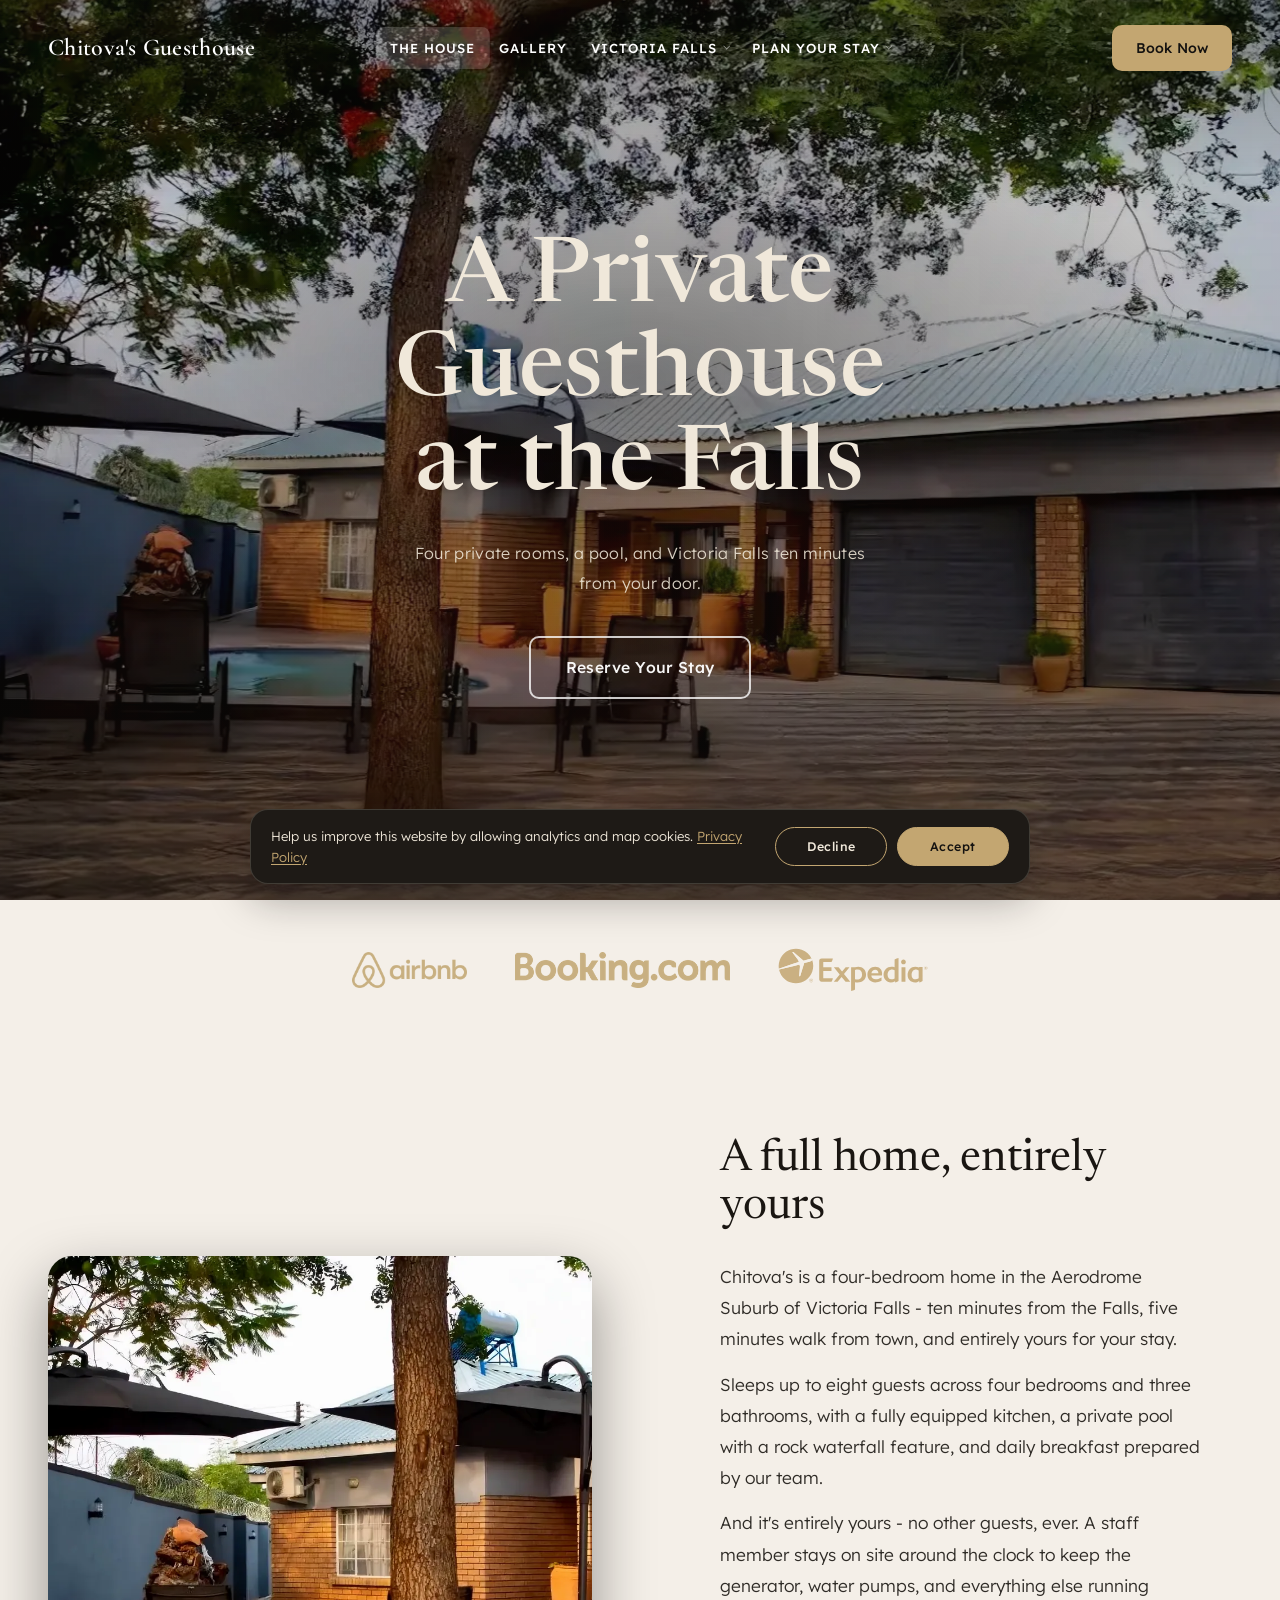
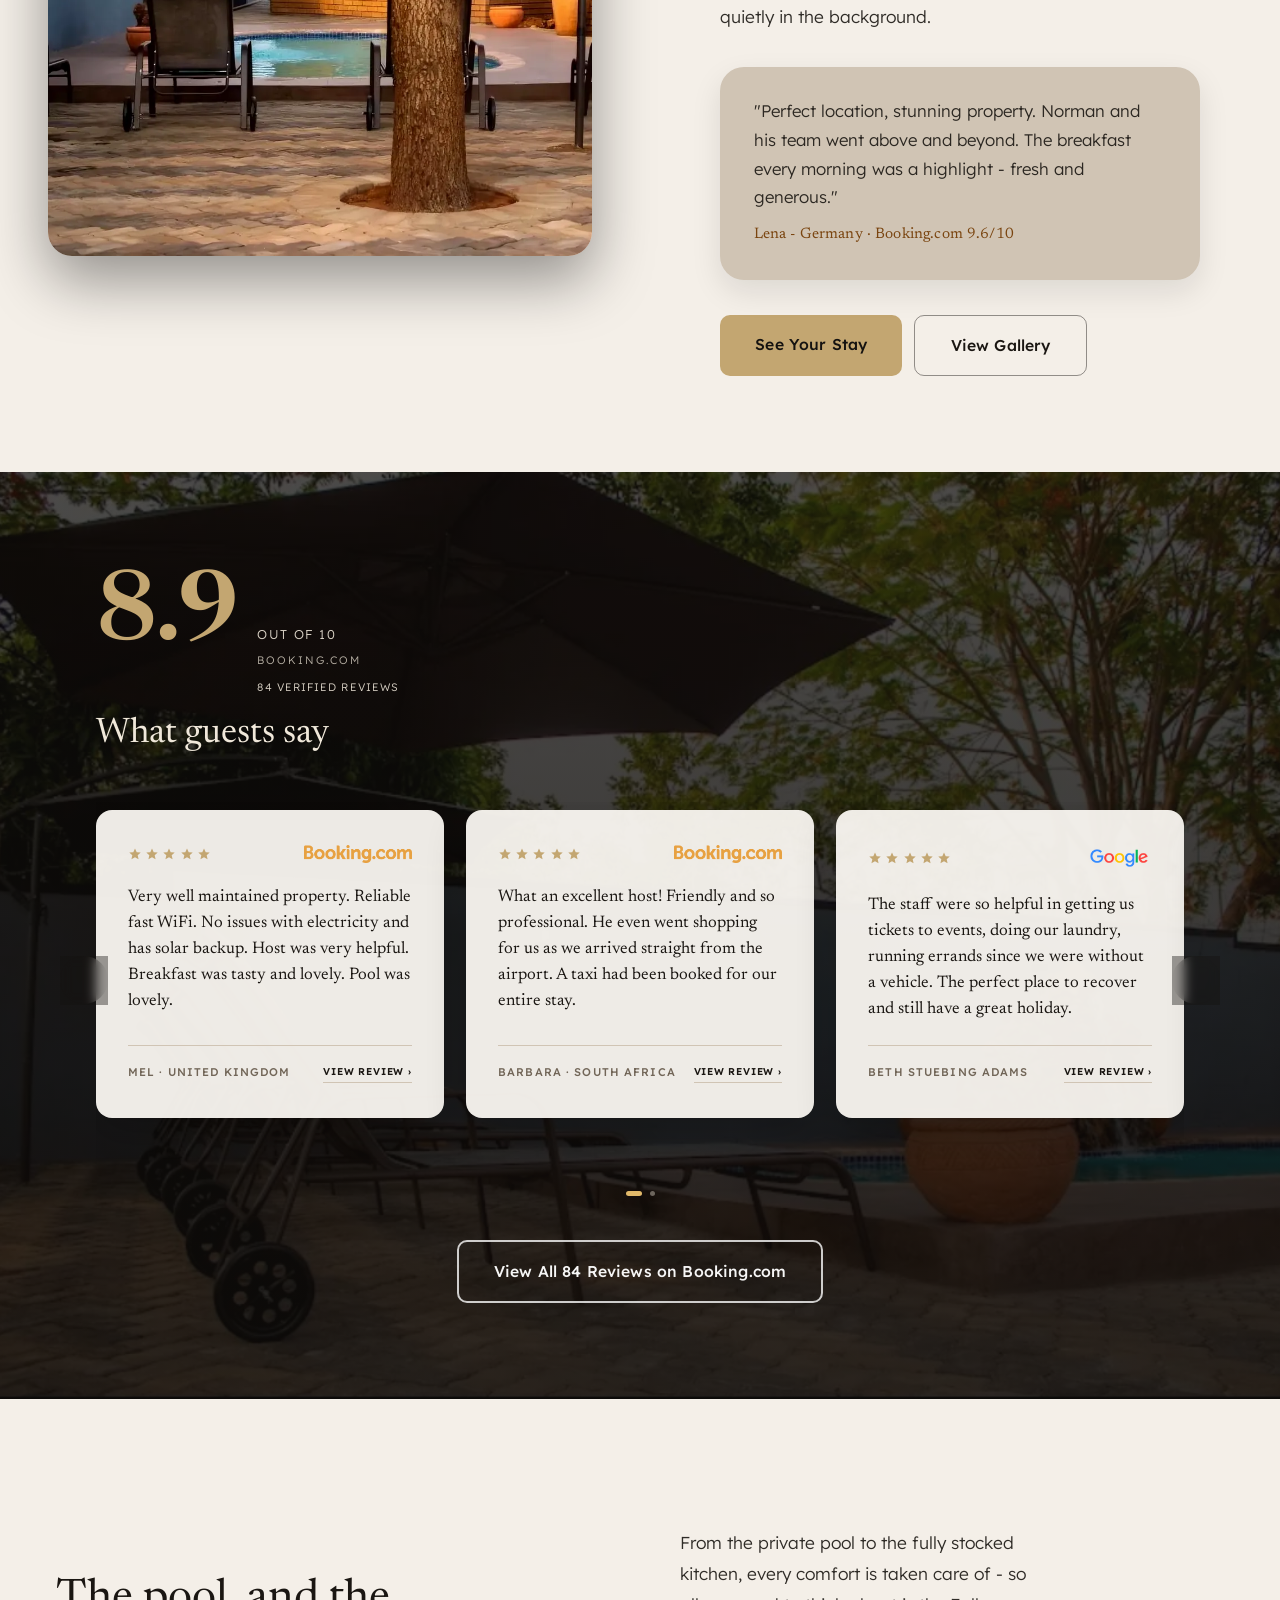
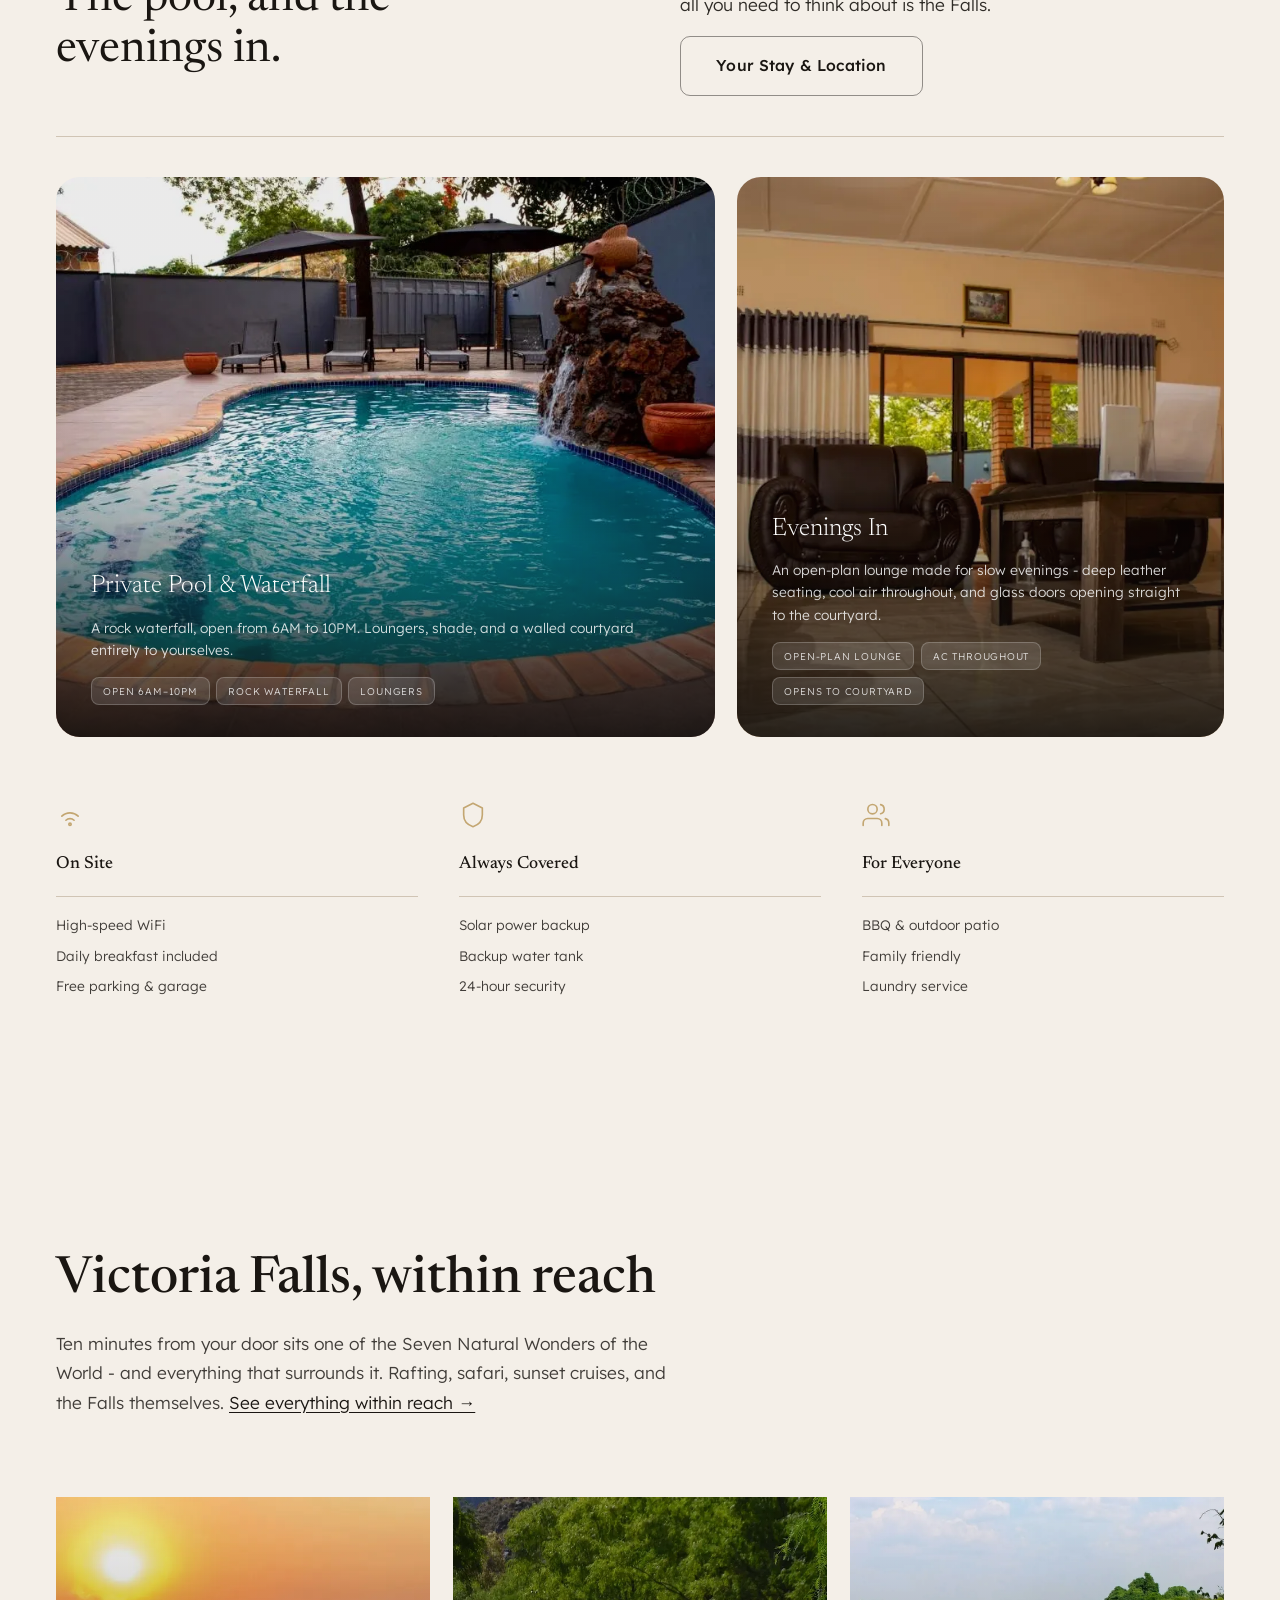
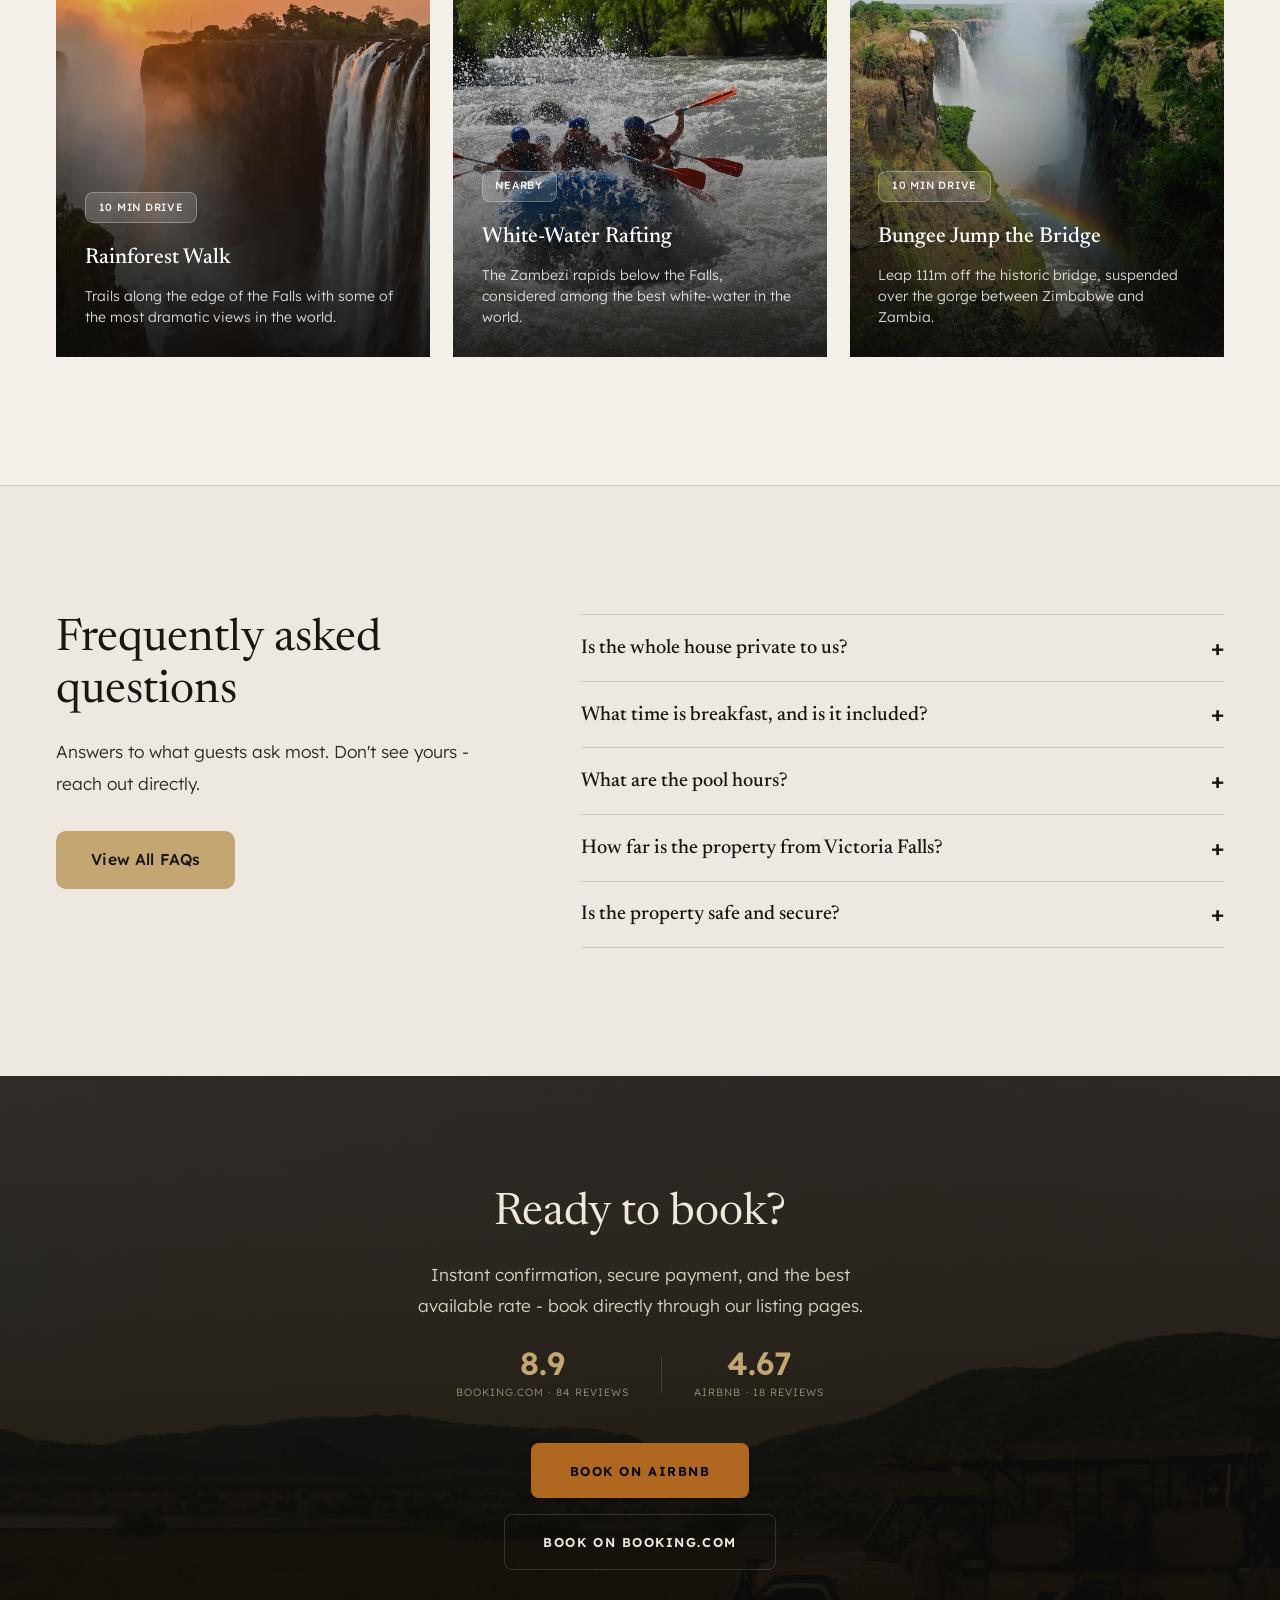
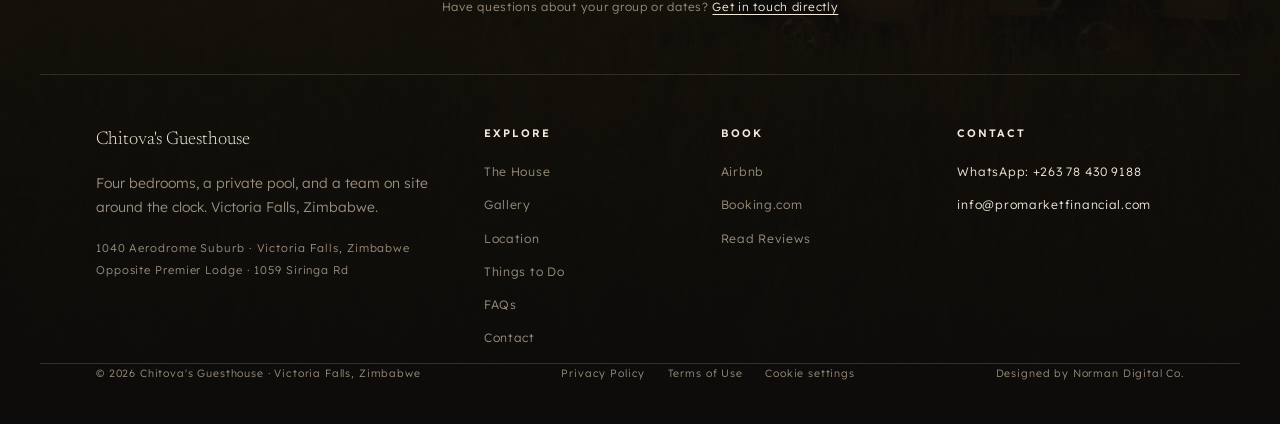
<file: index.html>
<!DOCTYPE html>
<html lang="en" data-root="">
<head>
<meta charset="UTF-8"/>
<meta name="viewport" content="width=device-width, initial-scale=1.0"/>
<title>Chitova's Guesthouse | Private Guesthouse, Victoria Falls</title>
<meta name="description" content="Your own private guesthouse in Victoria Falls, Zimbabwe: four bedrooms for up to 8 guests, private pool, daily breakfast and solar backup. Ten minutes from the Falls."/>
<meta name="robots" content="index, follow, max-image-preview:large, max-snippet:-1, max-video-preview:-1"/>
<meta name="theme-color" content="#141210"/>
<link rel="canonical" href="https://chitovasguesthouse.com/"/>
<meta property="og:type" content="website"/>
<meta property="og:site_name" content="Chitova's Guesthouse"/>
<meta property="og:locale" content="en_US"/>
<meta property="og:title" content="Chitova's Guesthouse | Private Guesthouse, Victoria Falls"/>
<meta property="og:description" content="Your own private guesthouse in Victoria Falls, Zimbabwe: four bedrooms for up to 8 guests, private pool, daily breakfast and solar backup. Ten minutes from the Falls."/>
<meta property="og:url" content="https://chitovasguesthouse.com/"/>
<meta property="og:image" content="https://chitovasguesthouse.com/og-image.jpg"/>
<meta property="og:image:width" content="1200"/>
<meta property="og:image:height" content="630"/>
<meta property="og:image:alt" content="Chitova's Guesthouse, a private guesthouse in Victoria Falls, Zimbabwe"/>
<meta name="twitter:card" content="summary_large_image"/>
<meta name="twitter:title" content="Chitova's Guesthouse | Private Guesthouse, Victoria Falls"/>
<meta name="twitter:description" content="Your own private guesthouse in Victoria Falls, Zimbabwe: four bedrooms for up to 8 guests, private pool, daily breakfast and solar backup. Ten minutes from the Falls."/>
<meta name="twitter:image" content="https://chitovasguesthouse.com/og-image.jpg"/>
<link rel="icon" href="/favicon.ico" sizes="48x48"/>
<link rel="icon" type="image/png" sizes="32x32" href="/favicon-32.png"/>
<link rel="apple-touch-icon" href="/apple-touch-icon.png"/>
<link rel="manifest" href="/site.webmanifest"/>
<link rel="preload" href="assets/fonts/lexend-latin-wght-normal.woff2" as="font" type="font/woff2" crossorigin/>
<link rel="preload" href="assets/fonts/newsreader-latin-opsz-normal.woff2" as="font" type="font/woff2" crossorigin/>
<link rel="preload" href="assets/fonts/cormorant-garamond-latin-600-normal.woff2" as="font" type="font/woff2" crossorigin/>
<link rel="preload" as="image" href="images/guesthouse-exterior-59a75f.webp" fetchpriority="high"/>
<link rel="stylesheet" href="assets/css/site.css?v=ce4c051a"/>
<noscript><style>.reveal,.img-reveal,.photo-reveal{opacity:1!important;transform:none!important}</style></noscript>
<script type="application/ld+json">
{
 "@context": "https://schema.org",
 "@graph": [
  {
   "@type": "LodgingBusiness",
   "@id": "https://chitovasguesthouse.com/#lodging",
   "name": "Chitova's Guesthouse",
   "description": "A private guesthouse in Victoria Falls, Zimbabwe. Four bedrooms for up to eight guests, a private pool with rock waterfall, daily breakfast, solar backup, fully walled and gated.",
   "url": "https://chitovasguesthouse.com/",
   "telephone": "+263784309188",
   "email": "info@promarketfinancial.com",
   "image": [
    "https://chitovasguesthouse.com/og-image.jpg",
    "https://chitovasguesthouse.com/images/guesthouse-exterior-59a75f.webp",
    "https://chitovasguesthouse.com/images/pool-rock-waterfall-35001c.webp",
    "https://chitovasguesthouse.com/images/open-plan-lounge-a2492e.webp"
   ],
   "address": {
    "@type": "PostalAddress",
    "streetAddress": "1040 Aerodrome Suburb, 1059 Siringa Rd",
    "addressLocality": "Victoria Falls",
    "addressCountry": "ZW"
   },
   "geo": {
    "@type": "GeoCoordinates",
    "latitude": -17.9316193,
    "longitude": 25.8284744
   },
   "hasMap": "https://www.google.com/maps/search/?api=1&query=Chitova%27s+Guesthouse%2C+Victoria+Falls%2C+Zimbabwe",
   "numberOfRooms": 4,
   "amenityFeature": [
    {
     "@type": "LocationFeatureSpecification",
     "name": "Private Pool",
     "value": true
    },
    {
     "@type": "LocationFeatureSpecification",
     "name": "High-Speed WiFi",
     "value": true
    },
    {
     "@type": "LocationFeatureSpecification",
     "name": "Free Private Parking",
     "value": true
    },
    {
     "@type": "LocationFeatureSpecification",
     "name": "Backup Generator",
     "value": true
    },
    {
     "@type": "LocationFeatureSpecification",
     "name": "Daily Breakfast",
     "value": true
    }
   ],
   "containsPlace": {
    "@type": "House",
    "name": "Chitova's Guesthouse (entire house)",
    "numberOfBedrooms": 4,
    "numberOfBathroomsTotal": 3,
    "occupancy": {
     "@type": "QuantitativeValue",
     "maxValue": 8
    }
   },
   "sameAs": [
    "https://www.airbnb.com/rooms/24730551",
    "https://www.booking.com/hotel/zw/chitovas-guesthouse.html"
   ]
  },
  {
   "@type": "WebSite",
   "@id": "https://chitovasguesthouse.com/#website",
   "url": "https://chitovasguesthouse.com/",
   "name": "Chitova's Guesthouse",
   "inLanguage": "en",
   "publisher": {
    "@id": "https://chitovasguesthouse.com/#lodging"
   }
  },
  {
   "@type": "WebPage",
   "@id": "https://chitovasguesthouse.com/#webpage",
   "url": "https://chitovasguesthouse.com/",
   "name": "Chitova's Guesthouse | Private Guesthouse, Victoria Falls",
   "description": "Your own private guesthouse in Victoria Falls, Zimbabwe: four bedrooms for up to 8 guests, private pool, daily breakfast and solar backup. Ten minutes from the Falls.",
   "inLanguage": "en",
   "isPartOf": {
    "@id": "https://chitovasguesthouse.com/#website"
   },
   "about": {
    "@id": "https://chitovasguesthouse.com/#lodging"
   },
   "breadcrumb": {
    "@id": "https://chitovasguesthouse.com/#breadcrumb"
   },
   "primaryImageOfPage": {
    "@type": "ImageObject",
    "url": "https://chitovasguesthouse.com/og-image.jpg"
   }
  },
  {
   "@type": "BreadcrumbList",
   "@id": "https://chitovasguesthouse.com/#breadcrumb",
   "itemListElement": [
    {
     "@type": "ListItem",
     "position": 1,
     "name": "Home",
     "item": "https://chitovasguesthouse.com/"
    }
   ]
  }
 ]
}
</script>
</head>
<body class="intro-done nav-hero-page">
<a class="skip-link" href="#home">Skip to main content</a>

<!-- MOBILE MENU -->
<div class="mobile-menu" id="mobile-menu" role="navigation" aria-label="Menu">
  <a href="./">The House</a>
  <a href="gallery/">Gallery</a>
  <a href="location/">Location</a>
  <a href="things-to-do/">Things to Do</a>
  <a href="contact/">Contact</a>
  <a href="faq/">FAQs</a>
  <a class="mobile-book" href="https://www.airbnb.com/rooms/24730551" target="_blank" rel="noopener noreferrer">Book Now</a>
</div>


<!-- NAV -->
<nav id="nav" aria-label="Main">
  <a href="./" class="nav-logo">Chitova's Guesthouse</a>
  <ul class="nav-links">
    <li>
      <a class="current" aria-current="page" href="./">The House</a>
    </li>
    <li>
      <a href="gallery/">Gallery</a>
    </li>
    <li class="nav-dropdown-li">
      <a class="has-dropdown" href="#" role="button" aria-haspopup="true" aria-expanded="false" onclick="return toggleNavDropdown(this)">Victoria Falls</a>
      <div class="nav-dropdown">
        <div class="nav-dropdown-groups">
          <div class="nav-dropdown-group">
            <span class="nav-dropdown-label">The Destination</span>
            <a href="location/" class="nav-dropdown-link">Your Stay &amp; Location</a>
            <a href="things-to-do/" class="nav-dropdown-link">Things to Do</a>
          </div>
        </div>
      </div>
    </li>
    <li class="nav-dropdown-li">
      <a class="has-dropdown" href="#" role="button" aria-haspopup="true" aria-expanded="false" onclick="return toggleNavDropdown(this)">Plan Your Stay</a>
      <div class="nav-dropdown">
        <div class="nav-dropdown-groups">
          <div class="nav-dropdown-group">
            <span class="nav-dropdown-label">Book</span>
            <a class="nav-dropdown-link" href="https://www.airbnb.com/rooms/24730551" target="_blank" rel="noopener noreferrer">Book on Airbnb</a>
            <a class="nav-dropdown-link" href="https://www.booking.com/hotel/zw/chitovas-guesthouse.html" target="_blank" rel="noopener noreferrer">Book on Booking.com</a>
          </div>
          <div class="nav-dropdown-group">
            <span class="nav-dropdown-label">Get in Touch</span>
            <a href="contact/" class="nav-dropdown-link">Contact &amp; Inquiries</a>
            <a href="faq/" class="nav-dropdown-link">FAQs</a>
          </div>
        </div>
      </div>
    </li>
  </ul>
  <div class="nav-right">
    <a class="nav-book" href="https://www.airbnb.com/rooms/24730551" target="_blank" rel="noopener noreferrer">Book Now</a>
    <button type="button" class="nav-hamburger" id="hamburger" aria-label="Open menu" aria-expanded="false" aria-controls="mobile-menu" onclick="toggleMobileMenu()">
      <span></span><span></span><span></span>
    </button>
  </div>
</nav>



<main class="page" id="home">


  <section class="home-hero-wrap">
  <section id="hero-section">
    <img width="1440" height="960" src="images/guesthouse-exterior-59a75f.webp" alt="Chitova's Guesthouse exterior" fetchpriority="high" decoding="async"/>
    <div class="hero-overlay"></div>
    <div class="hero-content">
      <h1 class="hero-title"><span class="hline"><span>A Private Guesthouse</span></span> <span class="hline"><span>at the Falls</span></span></h1>
      <p class="hero-sub">Four private rooms, a pool, and Victoria Falls ten minutes from your door.</p>
      <div class="hero-ctas">
        <a class="btn-outline-dk btn-outline-dk-bright" href="https://www.airbnb.com/rooms/24730551" target="_blank" rel="noopener noreferrer">Reserve Your Stay</a>
      </div>
    </div>
    <div class="hero-stats">
      <div class="hero-stat-item">
        <div class="hero-stat-circle"><svg viewBox="0 0 24 24"><path d="M3 9l9-7 9 7v11a2 2 0 0 1-2 2H5a2 2 0 0 1-2-2z"/><polyline points="9 22 9 12 15 12 15 22"/></svg></div>
        <span class="hero-stat-text">4 Rooms · 7 Beds</span>
      </div>
      <div class="hero-stat-divider"></div>
      <div class="hero-stat-item">
        <div class="hero-stat-circle"><svg viewBox="0 0 24 24"><path d="M17 21v-2a4 4 0 0 0-4-4H5a4 4 0 0 0-4 4v2"/><circle cx="9" cy="7" r="4"/><path d="M23 21v-2a4 4 0 0 0-3-3.87"/><path d="M16 3.13a4 4 0 0 1 0 7.75"/></svg></div>
        <span class="hero-stat-text">8 Guests</span>
      </div>
      <div class="hero-stat-divider"></div>
      <div class="hero-stat-item">
        <div class="hero-stat-circle"><svg viewBox="0 0 24 24" style="width:19px;height:19px"><path d="M5 7c1.2 1 2.3 1 3.5 0s2.3-1 3.5 0 2.3 1 3.5 0 2.3-1 3.5 0" stroke-linecap="round"/><path d="M5 12c1.2 1 2.3 1 3.5 0s2.3-1 3.5 0 2.3 1 3.5 0 2.3-1 3.5 0" stroke-linecap="round"/><path d="M5 17c1.2 1 2.3 1 3.5 0s2.3-1 3.5 0 2.3 1 3.5 0 2.3-1 3.5 0" stroke-linecap="round"/></svg></div>
        <span class="hero-stat-text">Private Pool</span>
      </div>
    </div>
  </section>
  </section>

  <!-- ALSO AVAILABLE ON -->
  <section id="platforms-strip">
    <div class="platforms-row">
      <a href="https://www.airbnb.com/rooms/24730551" target="_blank" rel="noopener" aria-label="Book on Airbnb"><img width="360" height="112" class="platform-logo-img" src="images/logo-airbnb.webp" alt="Airbnb" loading="lazy" decoding="async"/></a>
      <a href="https://www.booking.com/hotel/zw/chitovas-guesthouse.en-gb.html" target="_blank" rel="noopener" aria-label="Book on Booking.com"><img width="400" height="67" class="platform-logo-img" src="images/logo-booking.webp" alt="Booking.com" loading="lazy" decoding="async"/></a>
      <a href="https://www.expedia.com/Victoria-Falls-Hotels-Chitovas-Guesthouse.h37033776.Hotel-Information" target="_blank" rel="noopener" aria-label="Book on Expedia"><svg class="platform-logo-svg" viewBox="-301.066 -87.28 693 201" xmlns="http://www.w3.org/2000/svg"><g transform="translate(313.0154,387.4258)"><path class="xp-navy" d="M-280.357-318.713h-21.363 c-0.097,0-0.157-0.022-0.217-0.082l-18.403-22.484l-18.433,22.484c-0.038,0.06-0.105,0.082-0.202,0.082h-17.103 c-0.104,0-0.179-0.053-0.261-0.164c-0.03-0.067-0.03-0.188,0.037-0.262l27.119-33.309l-26.798-32.994 c-0.082-0.112-0.082-0.209-0.052-0.314c0.052-0.056,0.157-0.153,0.239-0.153h21.378c0.067,0,0.142,0.037,0.202,0.135 l16.146,20.014l16.438-20.025c0.052-0.086,0.127-0.123,0.202-0.123h17.424c0.105,0,0.209,0.097,0.247,0.153 c0.053,0.104,0.03,0.22-0.037,0.314l-25.437,30.557l29.055,35.745c0.075,0.074,0.105,0.194,0.045,0.262 C-280.178-318.766-280.275-318.713-280.357-318.713"/></g><g transform="translate(325.1013,393.2106)"><path class="xp-navy" d="M-176.807-379.845c-9.463,0-15.921,5.737-17.768,15.724 h32.187v-0.644C-162.388-372.756-168.278-379.845-176.807-379.845 M-145.793-353.889c-0.045,0.083-0.142,0.128-0.225,0.128h-48.9 c1.009,11.384,8.409,17.864,20.377,17.864c7.37,0,15.196-2.512,26.251-8.395c0.202-0.111,0.404,0.053,0.404,0.262l-0.016,15.047 c-0.021,0.128-0.082,0.202-0.164,0.232c-10.285,4.335-20.623,7.288-28.741,7.288c-21.063,0-36.32-15.347-36.32-36.485 c0-21.135,15.257-36.481,36.32-36.481c19.211,0,31.552,12.946,31.552,30.755C-145.255-360.796-145.748-354.098-145.793-353.889"/></g><g transform="translate(338.7259,395.8986)"><path class="xp-navy" d="M-60.077-408.255c-5.995,0-10.876-4.802-10.876-10.715 c0-6.084,4.881-11.01,10.876-11.01c6.003,0,10.891,4.926,10.891,11.01C-49.187-413.057-54.074-408.255-60.077-408.255 M-68.86-327.186c-0.172,0-0.276-0.104-0.276-0.276v-66.639c0-0.135,0.098-0.239,0.21-0.269h17.663 c0.142,0.03,0.216,0.134,0.216,0.269v66.639c0,0.172-0.111,0.276-0.254,0.276H-68.86z"/></g><g transform="translate(316.3916,388.4746)"><path class="xp-navy" d="M-251.434-329.801c-3.185,0-6.443-0.448-10.195-1.45 l0.037-42.748c4.388-1.398,8.207-2.06,11.989-2.06c12.244,0,20.467,9.033,20.467,22.443 C-229.136-339.145-237.897-329.801-251.434-329.801 M-246.628-389.682c-4.986,0-10.017,0.908-15.302,2.725h-17.573 c-0.142,0-0.254,0.127-0.254,0.28v109.282c5.314-0.725,11.817-2.623,18.134-7.123l-0.007-33.233 c4.335,0.613,7.908,1.024,11.361,1.024c24.076,0,39.654-14.435,39.654-36.77C-210.614-374.795-225.436-389.682-246.628-389.682"/></g><g transform="translate(334.4465,389.053)"><path class="xp-navy" d="M-96.737-335.91c-5.502,2.886-10.42,4.261-15.047,4.261 c-10.898,0-17.432-7.699-17.432-20.601c0-14.928,8.342-24.581,21.243-24.581c3.559,0,7.02,0.871,11.235,2.773V-335.91z M-96.737-422.813v34.882c-5.158-1.473-9.703-2.153-14.285-2.153c-20.944,0-36.761,15.787-36.761,36.758 c0,20.885,13.948,36.014,33.144,36.014c6.645,0,12.864-1.659,20.182-5.427l-0.007,6.01c4.836-0.912,10.382-2.848,15.854-6.728 v-106.494C-83.985-429.234-90.361-427.436-96.737-422.813"/></g><g transform="translate(346.0656,389.0668)"><path class="xp-navy" d="M2.81-336.059c-5.322,3.08-9.882,4.545-13.963,4.545 c-11.668,0-18.665-7.669-18.665-20.615c0-14.711,8.237-24.57,20.488-24.57c3.282,0,7.259,1.252,12.14,3.839V-336.059z M20.959-388.353c0-0.411-0.352-0.736-0.756-0.736L5.927-389.07c-0.419,0-0.771,0.362-0.771,0.766v2.429H4.79 c-6.593-2.889-12.206-4.22-17.745-4.22c-19.748,0-35.229,16.371-35.229,37.352c0,21.214,13.851,35.431,34.466,35.431 c5.524,0,12.596-0.389,19.219-7.998v8.566c4.679-0.986,10.195-2.975,15.442-6.75L20.959-388.353z"/></g><g transform="translate(299.994,389.1686)"><path class="xp-navy" d="M-391.927-337.132l44.341-0.015 c-0.673,4.948-2.347,10.749-6.189,16.669h-38.047h-7.572h-0.508c-5.644,0-10.285-4.38-10.838-9.912 c-0.03-0.082-0.06-0.164-0.067-0.238v-45.407v-42.031c0.007-0.067,0.037-0.161,0.067-0.221c0.553-5.539,5.195-9.931,10.838-9.931 c0.179,0,0.352,0.019,0.508,0.019l51.711-0.007c-0.68,4.944-2.354,10.895-6.189,16.788h-38.055v23.808h37.673 c0.149,0,0.269,0.104,0.269,0.258v16.509c0,0.134-0.12,0.269-0.269,0.269h-37.673v33.428V-337.132z"/></g><g transform="translate(294.1932,387.2835)"><path class="xp-navy" d="M-441.627-317.21c-4.38,0-7.086-3.424-7.086-7.617 c0-4.484,3.102-7.609,7.086-7.609c3.955,0,7.042,3.125,7.042,7.609C-434.585-320.327-437.672-317.21-441.627-317.21 M-441.627-333.304c-4.485,0-8.319,3.379-8.319,8.477c0,4.829,3.461,8.447,8.319,8.447c4.433,0,8.29-3.356,8.29-8.447 C-433.337-329.925-437.194-333.304-441.627-333.304"/></g><g transform="translate(293.9853,388.1523)"><path class="xp-navy" d="M-443.407-326.392v-3.087h2.085 c1.054,0,2.295,0.165,2.295,1.443c0,1.517-1.144,1.644-2.459,1.644H-443.407z M-437.48-327.834c0-2.018-1.248-2.885-3.655-2.885 h-3.805v10.016h1.66v-4.282h1.532l2.594,4.282h1.861l-2.811-4.395C-438.586-325.277-437.48-326.018-437.48-327.834"/></g><g transform="translate(349.4863,393.2892)"><path class="xp-navy" d="M32.114-380.679c-4.38,0-7.108-3.424-7.108-7.613 c0-4.489,3.109-7.617,7.108-7.617c3.947,0,7.049,3.128,7.049,7.617C39.162-383.796,36.061-380.679,32.114-380.679 M32.114-396.769 c-4.484,0-8.319,3.375-8.319,8.477c0,4.821,3.453,8.447,8.319,8.447c4.426,0,8.268-3.368,8.268-8.447 C40.381-393.394,36.539-396.769,32.114-396.769"/></g><g transform="translate(349.2775,394.1585)"><path class="xp-navy" d="M30.327-389.864v-3.08h2.085 c1.054,0,2.295,0.153,2.295,1.435c0,1.529-1.151,1.645-2.444,1.645H30.327z M36.254-391.307c0-2.021-1.248-2.881-3.654-2.881 h-3.805v10.016h1.637v-4.275h1.555l2.594,4.275h1.854l-2.803-4.399C35.141-388.743,36.254-389.491,36.254-391.307"/></g><g transform="translate(288.2157,396.9411)"><path class="xp-navy" d="M-492.839-419.268l-3.214-9.101l-27.268-36.444l4.896-1.215 l47.017,40.645l27.672-7.912c3.251-0.841,6.944-1.024,9.762-1.005c-8.701-18.754-24.607-34.149-45.619-41.631 c-41.538-14.801-87.202,6.899-101.98,48.452c-4.567,12.85-5.658,26.114-3.737,38.724l66.287-23.03L-492.839-419.268z"/></g><g transform="translate(294.6721,397.7614)"><path class="xp-navy" d="M-437.523-427.937c-2.43,1.577-5.995,3.644-9.538,4.784 l-27.724,7.912l-18.508,59.395l-4.799,1.563l3.902-45.361l-2.183-9.426l-25.983,7.416l-68.679,16.168 c5.435,26.442,24.144,49.458,51.427,59.182c41.538,14.801,87.187-6.906,101.965-48.438 C-431.274-392.641-431.685-411.32-437.523-427.937"/></g><g transform="translate(288.5209,395.7888)"><path class="xp-gold" d="M-490.222-407.091l2.19,9.415l-3.917,45.358l4.807-1.556 l18.5-59.391l27.732-7.912c3.543-1.136,7.108-3.222,9.538-4.784c-0.853-2.44-1.824-4.84-2.908-7.183 c-2.811-0.019-6.503,0.172-9.762,0.994l-27.665,7.931l-47.032-40.663l-4.888,1.226l27.261,36.444l3.222,9.089l-26.192,7.501 l-66.28,23.012c0.209,1.375,0.449,2.743,0.725,4.104l68.694-16.168L-490.222-407.091z"/></g></svg></a>
    </div>
  </section>

  <section id="about">
    <div class="about-split">
      <div class="about-split-img">
        <div class="about-photo-main"><img width="1600" height="1067" src="images/house-exterior-pool-courtyard-4fae53.webp" alt="Chitova's Guesthouse exterior" loading="lazy" decoding="async"/></div>
      </div>
      <div class="about-split-text">
        <h2 class="about-headline">A full home, entirely yours</h2>
        <p class="body-lt">Chitova's is a four-bedroom home in the Aerodrome Suburb of Victoria Falls - ten minutes from the Falls, five minutes walk from town, and entirely yours for your stay.</p>
        <p class="body-lt" style="margin-top:.9rem">Sleeps up to eight guests across four bedrooms and three bathrooms, with a fully equipped kitchen, a private pool with a rock waterfall feature, and daily breakfast prepared by our team.</p>
        <p class="body-lt" style="margin-top:.9rem">And it's entirely yours - no other guests, ever. A staff member stays on site around the clock to keep the generator, water pumps, and everything else running quietly in the background.</p>
        <div class="amenity-pull-quote pull-quote-elevated">
          <p>"Perfect location, stunning property. Norman and his team went above and beyond. The breakfast every morning was a highlight - fresh and generous."</p>
          <cite>Lena - Germany · Booking.com 9.6/10</cite>
        </div>
        <div class="about-ctas">
          <a href="location/" class="btn-primary">See Your Stay</a>
          <a href="gallery/" class="btn-outline-lt">View Gallery</a>
        </div>
      </div>
    </div>
  </section>

  <!-- REVIEWS CAROUSEL - moved to right after About (round 256). See the CSS comment
       above #reviews-section for the full position + background reasoning. -->
  <section id="reviews-section">
    <div id="reviews-photo-bg"><img width="1179" height="781" src="images/pool-loungers-dusk-975415.webp" alt="Pool loungers at dusk" loading="lazy" decoding="async"/><div id="reviews-photo-overlay"></div></div>
    <div class="reviews-inner">
      <div class="reviews-header">
        <div>
          <div class="reviews-score-block">
            <span class="reviews-score-num">8.9</span>
            <div class="reviews-score-meta">
              <span class="reviews-score-out">out of 10</span>
              <span class="reviews-score-platform">Booking.com</span>
              <span class="reviews-score-count">84 verified reviews</span>
            </div>
          </div>
          <h2 class="title-dk" style="margin-bottom:0;font-size:clamp(1.6rem,2.8vw,2.2rem)">What guests say</h2>
        </div>
      </div>
      <div class="reviews-carousel-wrap">
        <button type="button" class="reviews-arrow reviews-arrow-prev" id="rev-prev" onclick="reviewNav(-1)" aria-label="Previous reviews">&#x2039;</button>
        <div class="reviews-track-outer">
          <div class="reviews-track" id="reviews-track">
            <!-- JS renders cards -->
          </div>
        </div>
        <button type="button" class="reviews-arrow reviews-arrow-next" id="rev-next" onclick="reviewNav(1)" aria-label="Next reviews">&#x203a;</button>
      </div>
      <div class="reviews-dots" id="rev-dots"></div>
      <div style="text-align:center;margin-top:2.8rem">
        <a href="https://www.booking.com/hotel/zw/chitovas-guesthouse.html#tab-reviews" target="_blank" rel="noopener noreferrer" class="btn-outline-dk btn-outline-dk-bright">View All 84 Reviews on Booking.com</a>
      </div>
    </div>
  </section>

  <section id="amenities-preview">
    <div class="amenities-preview-inner">
      <div class="amenities-top reveal">
        <div>
          <h2 class="title-lt">The pool, and the<br>evenings in.</h2>
        </div>
        <div style="display:flex;flex-direction:column;gap:1rem;justify-content:flex-end">
          <p class="body-lt" style="max-width:360px">From the private pool to the fully stocked kitchen, every comfort is taken care of - so all you need to think about is the Falls.</p>
          <a href="location/" class="btn-outline-lt" style="align-self:flex-start">Your Stay &amp; Location</a>
        </div>
      </div>
      <div class="feature-panels reveal">
        <div class="feature-panel">
          <img width="1024" height="683" src="images/pool-rock-waterfall-35001c.webp" alt="Private pool and courtyard" loading="lazy" decoding="async"/>
          <div class="feature-panel-overlay"></div>
          <div class="feature-panel-body">
            <span class="feature-panel-name">Private Pool &amp; Waterfall</span>
            <div class="feature-panel-desc">A rock waterfall, open from 6AM to 10PM. Loungers, shade, and a walled courtyard entirely to yourselves.</div>
            <div class="feature-panel-pills"><span>Open 6AM–10PM</span><span>Rock Waterfall</span><span>Loungers</span></div>
          </div>
        </div>
        <div class="feature-panel">
          <img width="1179" height="773" src="images/open-plan-lounge-a2492e.webp" alt="Open-plan lounge" loading="lazy" decoding="async"/>
          <div class="feature-panel-overlay"></div>
          <div class="feature-panel-body">
            <span class="feature-panel-name">Evenings In</span>
            <div class="feature-panel-desc">An open-plan lounge made for slow evenings - deep leather seating, cool air throughout, and glass doors opening straight to the courtyard.</div>
            <div class="feature-panel-pills"><span>Open-Plan Lounge</span><span>AC Throughout</span><span>Opens to Courtyard</span></div>
          </div>
        </div>
      </div>
      <div class="amenity-spec-grid">
        <div>
          <div class="spec-icon"><svg viewBox="0 0 24 24"><path d="M5 13a10 10 0 0 1 14 0"/><path d="M8.5 16.5a5 5 0 0 1 7 0"/><circle cx="12" cy="20" r="1"/></svg></div>
          <h5>On Site</h5>
          <ul>
            <li>High-speed WiFi</li>
            <li>Daily breakfast included</li>
            <li>Free parking &amp; garage</li>
          </ul>
        </div>
        <div>
          <div class="spec-icon"><svg viewBox="0 0 24 24"><path d="M12 2l8 4v6c0 5-3.5 8.5-8 10-4.5-1.5-8-5-8-10V6l8-4z"/></svg></div>
          <h5>Always Covered</h5>
          <ul>
            <li>Solar power backup</li>
            <li>Backup water tank</li>
            <li>24-hour security</li>
          </ul>
        </div>
        <div>
          <div class="spec-icon"><svg viewBox="0 0 24 24"><path d="M17 21v-2a4 4 0 0 0-4-4H5a4 4 0 0 0-4 4v2"/><circle cx="9" cy="7" r="4"/><path d="M23 21v-2a4 4 0 0 0-3-3.87"/><path d="M16 3.13a4 4 0 0 1 0 7.75"/></svg></div>
          <h5>For Everyone</h5>
          <ul>
            <li>BBQ &amp; outdoor patio</li>
            <li>Family friendly</li>
            <li>Laundry service</li>
          </ul>
        </div>
      </div>
    </div>
  </section>

  <section id="experience-section">
    <div class="experience-intro reveal">
      <h2 class="experience-heading">Victoria Falls, within reach</h2>
      <p class="experience-lede">Ten minutes from your door sits one of the Seven Natural Wonders of the World - and everything that surrounds it. Rafting, safari, sunset cruises, and the Falls themselves. <a href="things-to-do/">See everything within reach &rarr;</a></p>
    </div>

    <div class="experience-quickhits">
      <div class="experience-quickhit reveal">
        <img width="1200" height="799" src="images/victoria-falls-wide-view-e43f2f.webp" alt="Rainforest walk along Victoria Falls" loading="lazy" decoding="async"/>
        <div class="experience-quickhit-overlay"></div>
        <div class="experience-quickhit-body">
          <span class="experience-quickhit-tag">10 Min Drive</span>
          <h4>Rainforest Walk</h4>
          <p>Trails along the edge of the Falls with some of the most dramatic views in the world.</p>
        </div>
      </div>
      <div class="experience-quickhit reveal">
        <img width="1200" height="802" src="images/white-water-rafting-zambezi-485a4b.webp" alt="White water rafting on the Zambezi rapids" loading="lazy" decoding="async"/>
        <div class="experience-quickhit-overlay"></div>
        <div class="experience-quickhit-body">
          <span class="experience-quickhit-tag">Nearby</span>
          <h4>White-Water Rafting</h4>
          <p>The Zambezi rapids below the Falls, considered among the best white-water in the world.</p>
        </div>
      </div>
      <div class="experience-quickhit reveal">
        <img width="1000" height="1333" src="images/victoria-falls-bridge-fd33a8.webp" alt="Victoria Falls Bridge over the gorge" loading="lazy" decoding="async"/>
        <div class="experience-quickhit-overlay"></div>
        <div class="experience-quickhit-body">
          <span class="experience-quickhit-tag">10 Min Drive</span>
          <h4>Bungee Jump the Bridge</h4>
          <p>Leap 111m off the historic bridge, suspended over the gorge between Zimbabwe and Zambia.</p>
        </div>
      </div>
    </div>
  </section>


  <section id="faq-section">
    <div class="faq-inner">
      <div class="reveal">
        <h2 class="title-lt">Frequently asked<br>questions</h2>
        <p class="body-lt" style="margin-bottom:2rem">Answers to what guests ask most. Don't see yours - reach out directly.</p>
        <a href="faq/" class="btn-primary">View All FAQs</a>
      </div>
      <div class="faq-list reveal">
        <div class="faq-item"><button type="button" class="faq-question" aria-expanded="false" onclick="toggleFaq(this)"><span>Is the whole house private to us?</span><span class="faq-icon">+</span></button><div class="faq-answer"><div class="faq-answer-inner"><p>Yes - Chitova's is an entire-home rental. From a couple to a full group of eight, the whole property, pool included, is yours alone for your stay.</p></div></div></div>
        <div class="faq-item"><button type="button" class="faq-question" aria-expanded="false" onclick="toggleFaq(this)"><span>What time is breakfast, and is it included?</span><span class="faq-icon">+</span></button><div class="faq-answer"><div class="faq-answer-inner"><p>Breakfast is included every morning and prepared at a time of your choosing - just let our team know what works for your schedule.</p></div></div></div>
        <div class="faq-item"><button type="button" class="faq-question" aria-expanded="false" onclick="toggleFaq(this)"><span>What are the pool hours?</span><span class="faq-icon">+</span></button><div class="faq-answer"><div class="faq-answer-inner"><p>The private pool is open daily from 6AM to 10PM, with loungers and shaded seating around the courtyard.</p></div></div></div>
        <div class="faq-item"><button type="button" class="faq-question" aria-expanded="false" onclick="toggleFaq(this)"><span>How far is the property from Victoria Falls?</span><span class="faq-icon">+</span></button><div class="faq-answer"><div class="faq-answer-inner"><p>About a 10-minute drive to the Falls themselves, and a 5-minute walk to the town centre, restaurants, and markets.</p></div></div></div>
        <div class="faq-item"><button type="button" class="faq-question" aria-expanded="false" onclick="toggleFaq(this)"><span>Is the property safe and secure?</span><span class="faq-icon">+</span></button><div class="faq-answer"><div class="faq-answer-inner"><p>The guesthouse is fully walled and gated with 24-hour access for guests, smoke and CO alarms, and a first aid kit on site.</p></div></div></div>
      </div>
    </div>
  </section>
</main>
<footer id="site-footer-cta">
    <div id="site-footer-cta-bg"><img width="1200" height="800" src="images/savanna-golden-hour-00e6ee.webp" alt="Golden hour over the savanna near Victoria Falls" loading="lazy" decoding="async"/><div id="site-footer-cta-overlay"></div></div>
    <div class="closing-cta reveal">
      
      <h2 class="title-dk">Ready to book?</h2>
      <p class="body-dk" style="max-width:480px;margin:0 auto 1rem">Instant confirmation, secure payment, and the best available rate - book directly through our listing pages.</p>
      <div class="book-rating-badge">
        <div class="book-badge-item"><span class="book-badge-score">8.9</span><span class="book-badge-label">Booking.com · 84 reviews</span></div>
        <div class="book-badge-div"></div>
        <div class="book-badge-item"><span class="book-badge-score">4.67</span><span class="book-badge-label">Airbnb · 18 reviews</span></div>
      </div>
      <div class="book-platforms">
        <a href="https://www.airbnb.com/rooms/24730551" target="_blank" rel="noopener noreferrer" class="platform-btn platform-airbnb">Book on Airbnb</a>
        <a href="https://www.booking.com/hotel/zw/chitovas-guesthouse.html" target="_blank" rel="noopener noreferrer" class="platform-btn platform-booking">Book on Booking.com</a>
      </div>
      <p class="book-note">Have questions about your group or dates? <a href="contact/" style="color:var(--text-dk);cursor:pointer;text-decoration:underline;text-underline-offset:3px">Get in touch directly</a></p>
    </div>
    <div class="footer-divider"></div>
    <div class="footer-inner"><div><div class="footer-logo">Chitova's Guesthouse</div><p class="footer-tagline">Four bedrooms, a private pool, and a team on site around the clock. Victoria Falls, Zimbabwe.</p><address class="footer-address" style="font-style:normal">1040 Aerodrome Suburb · Victoria Falls, Zimbabwe<br>Opposite Premier Lodge · 1059 Siringa Rd</address></div><div><div class="footer-col-title">Explore</div><div class="footer-links"><a href="./">The House</a><a href="gallery/">Gallery</a><a href="location/">Location</a><a href="things-to-do/">Things to Do</a><a href="faq/">FAQs</a><a href="contact/">Contact</a></div></div><div><div class="footer-col-title">Book</div><div class="footer-links"><a href="https://www.airbnb.com/rooms/24730551" target="_blank" rel="noopener noreferrer">Airbnb</a><a href="https://www.booking.com/hotel/zw/chitovas-guesthouse.html" target="_blank" rel="noopener noreferrer">Booking.com</a><a href="https://www.booking.com/hotel/zw/chitovas-guesthouse.html#tab-reviews" target="_blank" rel="noopener noreferrer">Read Reviews</a></div></div><div><div class="footer-col-title">Contact</div><div class="footer-contact-col"><a href="https://wa.me/263784309188" target="_blank" rel="noopener noreferrer">WhatsApp: +263 78 430 9188</a><a href="mailto:info@promarketfinancial.com">info@promarketfinancial.com</a></div></div></div><div class="footer-bottom"><span class="footer-copy">© 2026 Chitova's Guesthouse · Victoria Falls, Zimbabwe</span><span class="footer-legal"><a href="privacy-policy/">Privacy Policy</a><a href="terms/">Terms of Use</a></span><span class="footer-copy"><a class="footer-credit" href="https://normandigitalco.com" target="_blank" rel="noopener">Designed by Norman Digital Co.</a></span></div></footer>

<script src="assets/js/site.js?v=cdd8c095" defer></script>
<script src="assets/js/reviews.js?v=6738c46d" defer></script>
<script src="assets/js/faq.js?v=eb7c549a" defer></script>
</body>
</html>
</file>
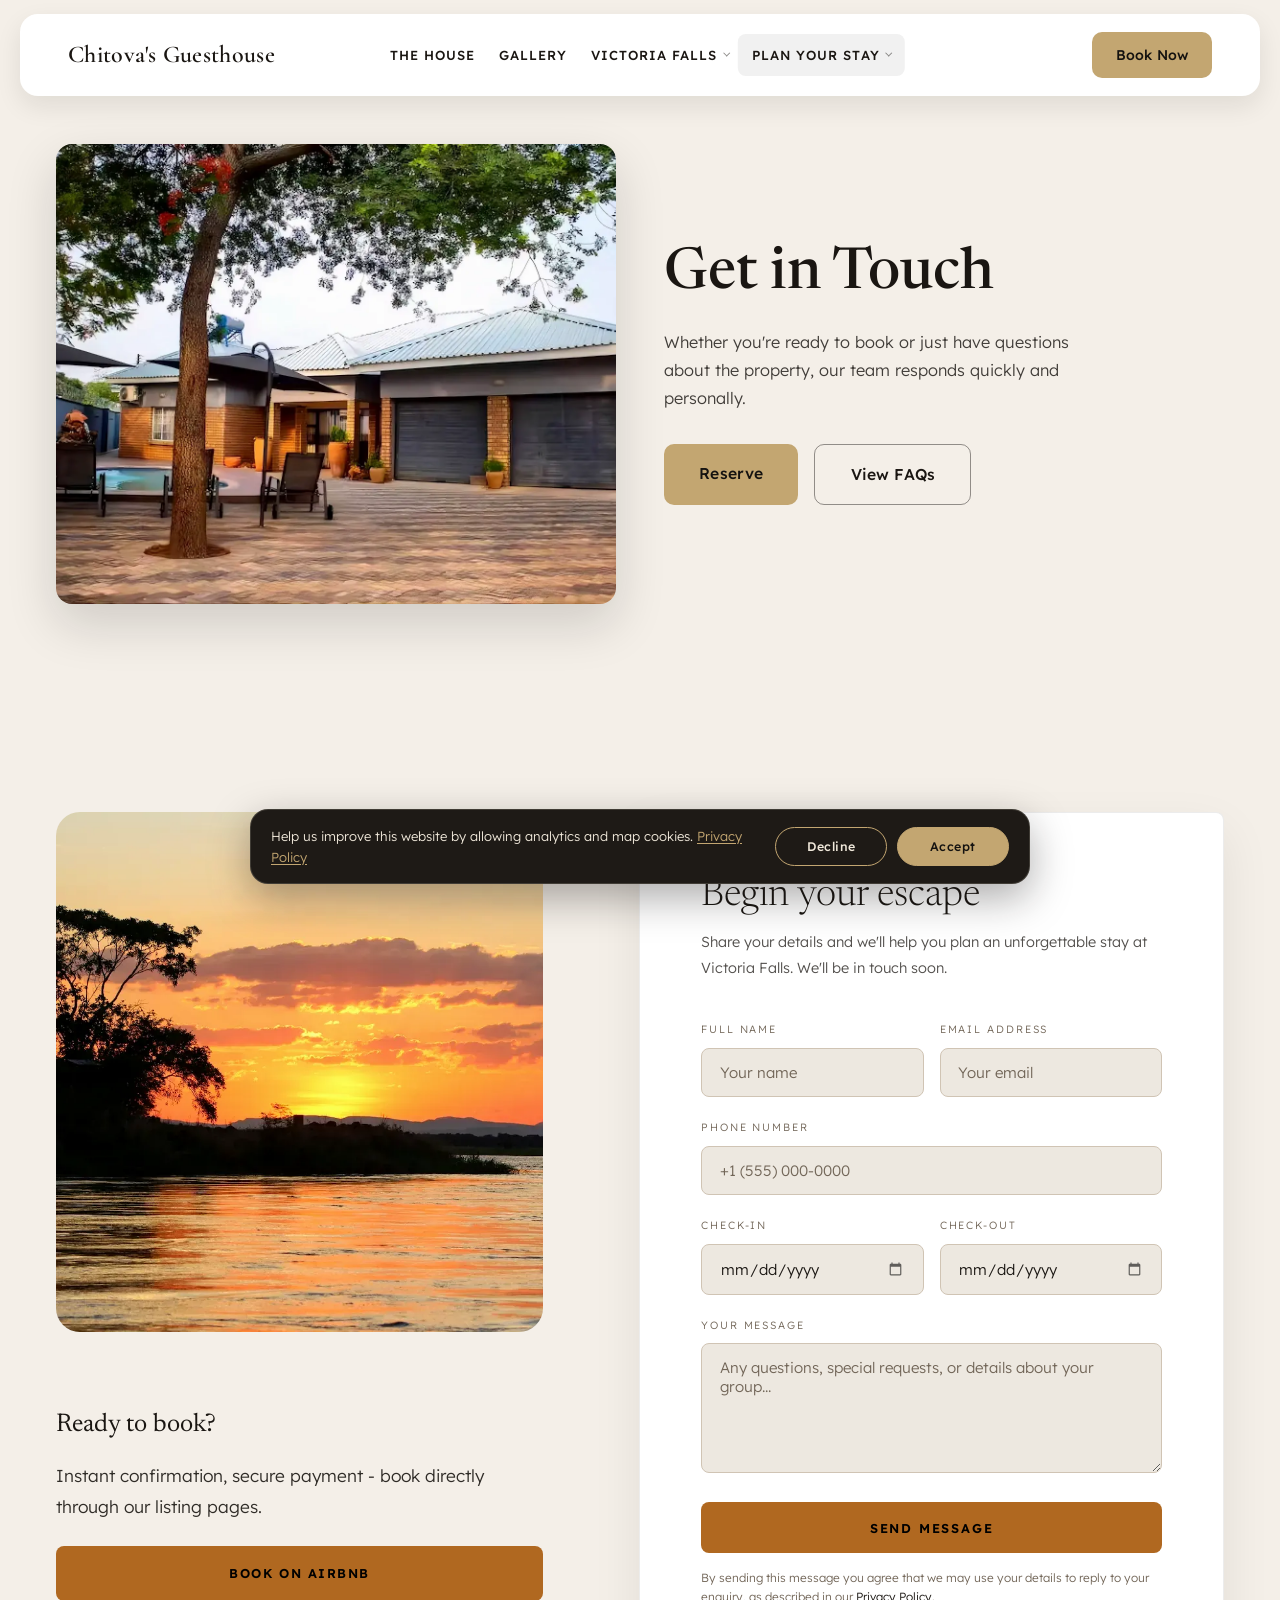
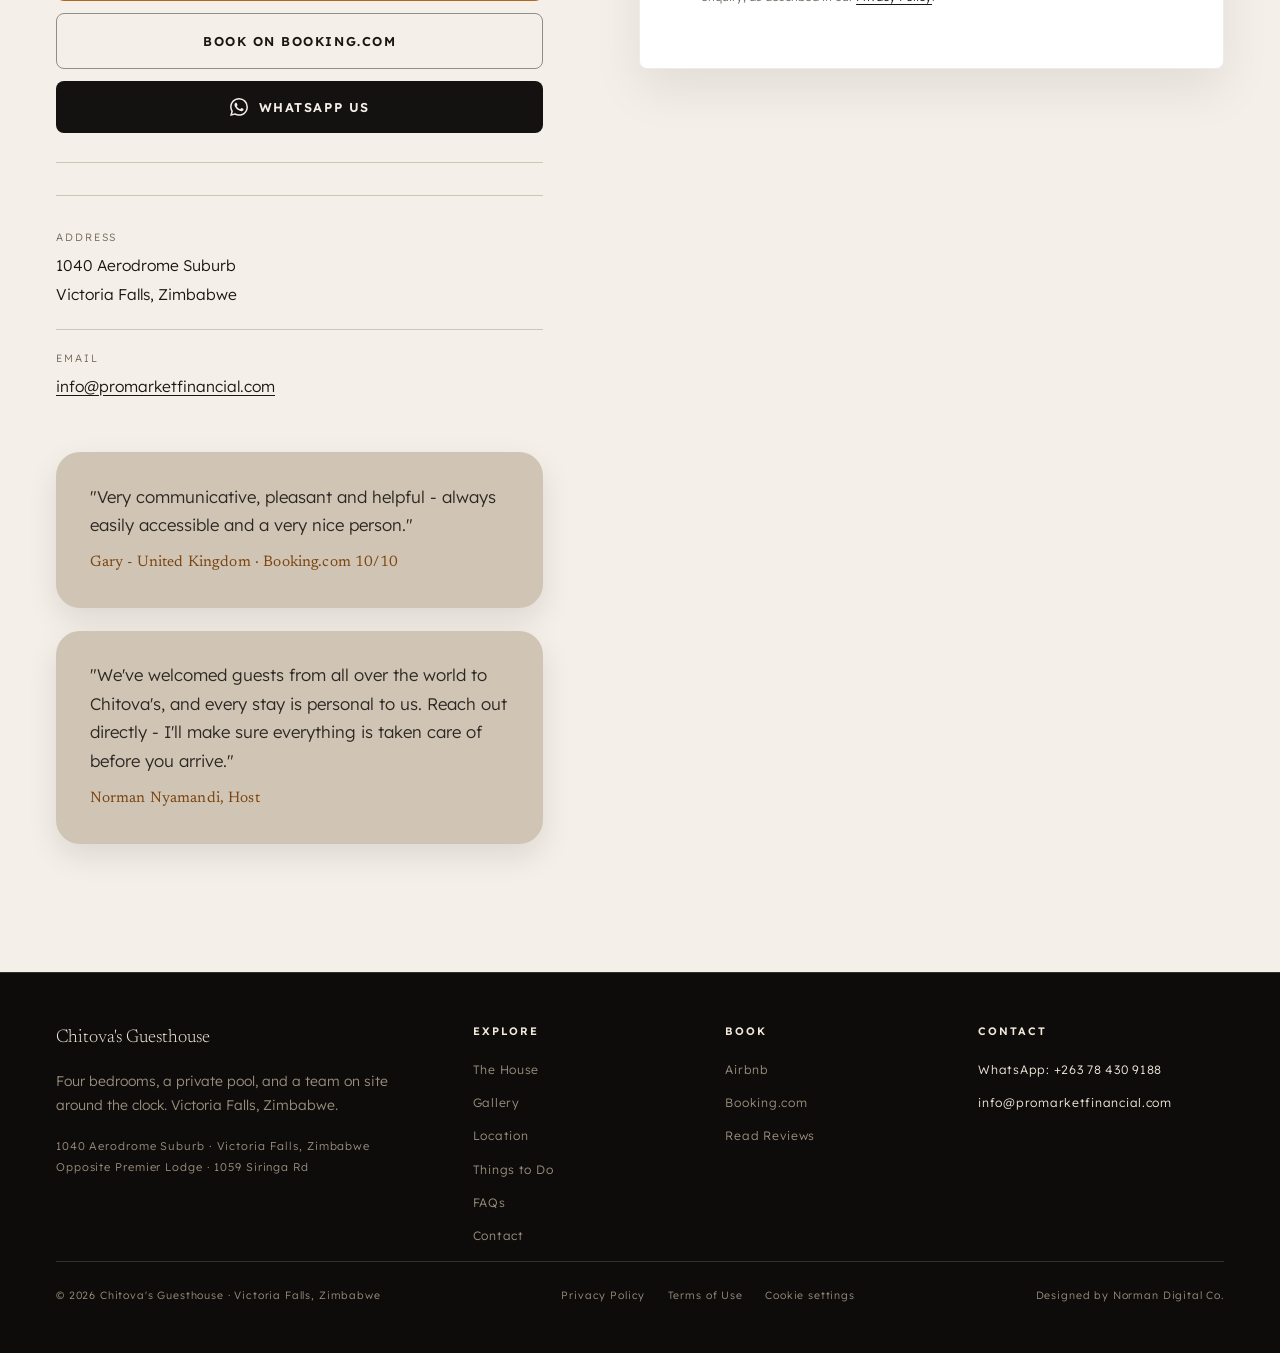
<file: contact/index.html>
<!DOCTYPE html>
<html lang="en" data-root="../">
<head>
<meta charset="UTF-8"/>
<meta name="viewport" content="width=device-width, initial-scale=1.0"/>
<title>Contact &amp; Enquiries | Chitova's Guesthouse</title>
<meta name="description" content="Contact Chitova's Guesthouse in Victoria Falls. Send an enquiry about your dates and group, or reach us by WhatsApp or email. We respond quickly."/>
<meta name="robots" content="index, follow, max-image-preview:large, max-snippet:-1, max-video-preview:-1"/>
<meta name="theme-color" content="#141210"/>
<link rel="canonical" href="https://chitovasguesthouse.com/contact/"/>
<meta property="og:type" content="website"/>
<meta property="og:site_name" content="Chitova's Guesthouse"/>
<meta property="og:locale" content="en_US"/>
<meta property="og:title" content="Contact &amp; Enquiries | Chitova's Guesthouse"/>
<meta property="og:description" content="Contact Chitova's Guesthouse in Victoria Falls. Send an enquiry about your dates and group, or reach us by WhatsApp or email. We respond quickly."/>
<meta property="og:url" content="https://chitovasguesthouse.com/contact/"/>
<meta property="og:image" content="https://chitovasguesthouse.com/og-image.jpg"/>
<meta property="og:image:width" content="1200"/>
<meta property="og:image:height" content="630"/>
<meta property="og:image:alt" content="Chitova's Guesthouse, a private guesthouse in Victoria Falls, Zimbabwe"/>
<meta name="twitter:card" content="summary_large_image"/>
<meta name="twitter:title" content="Contact &amp; Enquiries | Chitova's Guesthouse"/>
<meta name="twitter:description" content="Contact Chitova's Guesthouse in Victoria Falls. Send an enquiry about your dates and group, or reach us by WhatsApp or email. We respond quickly."/>
<meta name="twitter:image" content="https://chitovasguesthouse.com/og-image.jpg"/>
<link rel="icon" href="/favicon.ico" sizes="48x48"/>
<link rel="icon" type="image/png" sizes="32x32" href="/favicon-32.png"/>
<link rel="apple-touch-icon" href="/apple-touch-icon.png"/>
<link rel="manifest" href="/site.webmanifest"/>
<link rel="preload" href="../assets/fonts/lexend-latin-wght-normal.woff2" as="font" type="font/woff2" crossorigin/>
<link rel="preload" href="../assets/fonts/newsreader-latin-opsz-normal.woff2" as="font" type="font/woff2" crossorigin/>
<link rel="preload" href="../assets/fonts/cormorant-garamond-latin-600-normal.woff2" as="font" type="font/woff2" crossorigin/>
<link rel="stylesheet" href="../assets/css/site.css?v=ce4c051a"/>
<noscript><style>.reveal,.img-reveal,.photo-reveal{opacity:1!important;transform:none!important}</style></noscript>
<script type="application/ld+json">
{
 "@context": "https://schema.org",
 "@graph": [
  {
   "@type": "LodgingBusiness",
   "@id": "https://chitovasguesthouse.com/#lodging",
   "name": "Chitova's Guesthouse",
   "description": "A private guesthouse in Victoria Falls, Zimbabwe. Four bedrooms for up to eight guests, a private pool with rock waterfall, daily breakfast, solar backup, fully walled and gated.",
   "url": "https://chitovasguesthouse.com/",
   "telephone": "+263784309188",
   "email": "info@promarketfinancial.com",
   "image": [
    "https://chitovasguesthouse.com/og-image.jpg",
    "https://chitovasguesthouse.com/images/guesthouse-exterior-59a75f.webp",
    "https://chitovasguesthouse.com/images/pool-rock-waterfall-35001c.webp",
    "https://chitovasguesthouse.com/images/open-plan-lounge-a2492e.webp"
   ],
   "address": {
    "@type": "PostalAddress",
    "streetAddress": "1040 Aerodrome Suburb, 1059 Siringa Rd",
    "addressLocality": "Victoria Falls",
    "addressCountry": "ZW"
   },
   "geo": {
    "@type": "GeoCoordinates",
    "latitude": -17.9316193,
    "longitude": 25.8284744
   },
   "hasMap": "https://www.google.com/maps/search/?api=1&query=Chitova%27s+Guesthouse%2C+Victoria+Falls%2C+Zimbabwe",
   "numberOfRooms": 4,
   "amenityFeature": [
    {
     "@type": "LocationFeatureSpecification",
     "name": "Private Pool",
     "value": true
    },
    {
     "@type": "LocationFeatureSpecification",
     "name": "High-Speed WiFi",
     "value": true
    },
    {
     "@type": "LocationFeatureSpecification",
     "name": "Free Private Parking",
     "value": true
    },
    {
     "@type": "LocationFeatureSpecification",
     "name": "Backup Generator",
     "value": true
    },
    {
     "@type": "LocationFeatureSpecification",
     "name": "Daily Breakfast",
     "value": true
    }
   ],
   "containsPlace": {
    "@type": "House",
    "name": "Chitova's Guesthouse (entire house)",
    "numberOfBedrooms": 4,
    "numberOfBathroomsTotal": 3,
    "occupancy": {
     "@type": "QuantitativeValue",
     "maxValue": 8
    }
   },
   "sameAs": [
    "https://www.airbnb.com/rooms/24730551",
    "https://www.booking.com/hotel/zw/chitovas-guesthouse.html"
   ]
  },
  {
   "@type": "WebSite",
   "@id": "https://chitovasguesthouse.com/#website",
   "url": "https://chitovasguesthouse.com/",
   "name": "Chitova's Guesthouse",
   "inLanguage": "en",
   "publisher": {
    "@id": "https://chitovasguesthouse.com/#lodging"
   }
  },
  {
   "@type": "ContactPage",
   "@id": "https://chitovasguesthouse.com/contact/#webpage",
   "url": "https://chitovasguesthouse.com/contact/",
   "name": "Contact & Enquiries | Chitova's Guesthouse",
   "description": "Contact Chitova's Guesthouse in Victoria Falls. Send an enquiry about your dates and group, or reach us by WhatsApp or email. We respond quickly.",
   "inLanguage": "en",
   "isPartOf": {
    "@id": "https://chitovasguesthouse.com/#website"
   },
   "about": {
    "@id": "https://chitovasguesthouse.com/#lodging"
   },
   "breadcrumb": {
    "@id": "https://chitovasguesthouse.com/contact/#breadcrumb"
   },
   "primaryImageOfPage": {
    "@type": "ImageObject",
    "url": "https://chitovasguesthouse.com/og-image.jpg"
   }
  },
  {
   "@type": "BreadcrumbList",
   "@id": "https://chitovasguesthouse.com/contact/#breadcrumb",
   "itemListElement": [
    {
     "@type": "ListItem",
     "position": 1,
     "name": "Home",
     "item": "https://chitovasguesthouse.com/"
    },
    {
     "@type": "ListItem",
     "position": 2,
     "name": "Contact",
     "item": "https://chitovasguesthouse.com/contact/"
    }
   ]
  }
 ]
}
</script>
</head>
<body class="intro-done">
<a class="skip-link" href="#contact">Skip to main content</a>

<!-- MOBILE MENU -->
<div class="mobile-menu" id="mobile-menu" role="navigation" aria-label="Menu">
  <a href="../">The House</a>
  <a href="../gallery/">Gallery</a>
  <a href="../location/">Location</a>
  <a href="../things-to-do/">Things to Do</a>
  <a href="../contact/">Contact</a>
  <a href="../faq/">FAQs</a>
  <a class="mobile-book" href="https://www.airbnb.com/rooms/24730551" target="_blank" rel="noopener noreferrer">Book Now</a>
</div>


<!-- NAV -->
<nav id="nav" aria-label="Main">
  <a href="../" class="nav-logo">Chitova's Guesthouse</a>
  <ul class="nav-links">
    <li>
      <a href="../">The House</a>
    </li>
    <li>
      <a href="../gallery/">Gallery</a>
    </li>
    <li class="nav-dropdown-li">
      <a class="has-dropdown" href="#" role="button" aria-haspopup="true" aria-expanded="false" onclick="return toggleNavDropdown(this)">Victoria Falls</a>
      <div class="nav-dropdown">
        <div class="nav-dropdown-groups">
          <div class="nav-dropdown-group">
            <span class="nav-dropdown-label">The Destination</span>
            <a href="../location/" class="nav-dropdown-link">Your Stay &amp; Location</a>
            <a href="../things-to-do/" class="nav-dropdown-link">Things to Do</a>
          </div>
        </div>
      </div>
    </li>
    <li class="nav-dropdown-li">
      <a aria-current="page" class="current has-dropdown" href="#" role="button" aria-haspopup="true" aria-expanded="false" onclick="return toggleNavDropdown(this)">Plan Your Stay</a>
      <div class="nav-dropdown">
        <div class="nav-dropdown-groups">
          <div class="nav-dropdown-group">
            <span class="nav-dropdown-label">Book</span>
            <a class="nav-dropdown-link" href="https://www.airbnb.com/rooms/24730551" target="_blank" rel="noopener noreferrer">Book on Airbnb</a>
            <a class="nav-dropdown-link" href="https://www.booking.com/hotel/zw/chitovas-guesthouse.html" target="_blank" rel="noopener noreferrer">Book on Booking.com</a>
          </div>
          <div class="nav-dropdown-group">
            <span class="nav-dropdown-label">Get in Touch</span>
            <a href="../contact/" class="nav-dropdown-link">Contact &amp; Inquiries</a>
            <a href="../faq/" class="nav-dropdown-link">FAQs</a>
          </div>
        </div>
      </div>
    </li>
  </ul>
  <div class="nav-right">
    <a class="nav-book" href="https://www.airbnb.com/rooms/24730551" target="_blank" rel="noopener noreferrer">Book Now</a>
    <button type="button" class="nav-hamburger" id="hamburger" aria-label="Open menu" aria-expanded="false" aria-controls="mobile-menu" onclick="toggleMobileMenu()">
      <span></span><span></span><span></span>
    </button>
  </div>
</nav>



<main class="page" id="contact" style="background:var(--cream)">

  <!-- HERO (mimicking Indo's Contact page: single photo left, text right) -->
  <section class="gallery-hero">
    <div class="mini-hero-photos single">
      <img width="1440" height="960" src="../images/guesthouse-exterior-59a75f.webp" alt="Chitova's Guesthouse exterior" style="object-position:78% center" fetchpriority="high" decoding="async"/>
    </div>
    <div class="gallery-hero-text">
      <h1>Get in Touch</h1>
      <p>Whether you're ready to book or just have questions about the property, our team responds quickly and personally.</p>
      <div class="gallery-hero-ctas">
        <a href="https://www.airbnb.com/rooms/24730551" target="_blank" rel="noopener noreferrer" class="btn-primary">Reserve</a>
        <a href="../faq/" class="btn-outline-lt">View FAQs</a>
      </div>
    </div>
  </section>

  <section id="contact-section">
    <div class="contact-inner">
      <div>
        <!-- Photo first - was a mislabeled safari-jeep photo (alt text said "Victoria Falls at
             sunset" but the image was a game-drive scene); swapped for the actual sunset shot
             the alt text described. -->
        <div class="contact-img">
          <img width="1200" height="800" src="../images/zambezi-sunset-2d169c.webp" alt="Golden sunset over the Zambezi River" loading="lazy" decoding="async"/>
        </div>
        <!-- Book buttons immediately after photo -->
        <div class="contact-book-priority" style="padding-top:1.8rem;border-top:none;margin-bottom:2rem">
          <span class="book-bar-lt-heading" style="display:block;margin-bottom:.7rem">Ready to book?</span>
          <p class="body-lt" style="margin-bottom:1.5rem">Instant confirmation, secure payment - book directly through our listing pages.</p>
          <div style="display:flex;flex-direction:column;gap:.75rem">
            <a href="https://www.airbnb.com/rooms/24730551" target="_blank" rel="noopener noreferrer" class="platform-btn platform-airbnb" style="text-align:center;display:block">Book on Airbnb</a>
            <a href="https://www.booking.com/hotel/zw/chitovas-guesthouse.html" target="_blank" rel="noopener noreferrer" class="platform-btn platform-booking-lt" style="text-align:center;display:block">Book on Booking.com</a>
            <a href="https://wa.me/263784309188" target="_blank" rel="noopener noreferrer" style="display:flex;align-items:center;justify-content:center;gap:.7rem;background:var(--dark);color:var(--cream);font-family:var(--barlow);font-size:.8rem;font-weight:600;letter-spacing:.12em;text-transform:uppercase;padding:.88rem 2rem;border-radius:8px;text-decoration:none;transition:background .2s,color .2s" onmouseover="this.style.background='var(--brass)';this.style.color='var(--dark)'" onmouseout="this.style.background='var(--dark)';this.style.color='var(--cream)'">
              <svg width="18" height="18" viewBox="0 0 24 24" fill="currentColor"><path d="M17.472 14.382c-.297-.149-1.758-.867-2.03-.967-.273-.099-.471-.148-.67.15-.197.297-.767.966-.94 1.164-.173.199-.347.223-.644.075-.297-.15-1.255-.463-2.39-1.475-.883-.788-1.48-1.761-1.653-2.059-.173-.297-.018-.458.13-.606.134-.133.298-.347.446-.52.149-.174.198-.298.298-.497.099-.198.05-.371-.025-.52-.075-.149-.669-1.612-.916-2.207-.242-.579-.487-.5-.669-.51-.173-.008-.371-.01-.57-.01-.198 0-.52.074-.792.372-.272.297-1.04 1.016-1.04 2.479 0 1.462 1.065 2.875 1.213 3.074.149.198 2.096 3.2 5.077 4.487.709.306 1.262.489 1.694.625.712.227 1.36.195 1.871.118.571-.085 1.758-.719 2.006-1.413.248-.694.248-1.289.173-1.413-.074-.124-.272-.198-.57-.347m-5.421 7.403h-.004a9.87 9.87 0 01-5.031-1.378l-.361-.214-3.741.982.998-3.648-.235-.374a9.86 9.86 0 01-1.51-5.26c.001-5.45 4.436-9.884 9.888-9.884 2.64 0 5.122 1.03 6.988 2.898a9.825 9.825 0 012.893 6.994c-.003 5.45-4.437 9.884-9.885 9.884m8.413-18.297A11.815 11.815 0 0012.05 0C5.495 0 .16 5.335.157 11.892c0 2.096.547 4.142 1.588 5.945L.057 24l6.305-1.654a11.882 11.882 0 005.683 1.448h.005c6.554 0 11.89-5.335 11.893-11.893a11.821 11.821 0 00-3.48-8.413z"/></svg>
              WhatsApp Us
            </a>
          </div>
        </div>
        <!-- Address + email after buttons -->
        <div class="contact-info" style="margin-top:2rem;margin-bottom:2rem;padding-top:2rem;border-top:1px solid var(--border-lt)">
          <div class="contact-info-item">
            <span class="contact-info-label">Address</span>
            <span class="contact-info-value">1040 Aerodrome Suburb<br>Victoria Falls, Zimbabwe</span>
          </div>
          <div class="contact-info-item">
            <span class="contact-info-label">Email</span>
            <span class="contact-info-value"><a href="mailto:info@promarketfinancial.com">info@promarketfinancial.com</a></span>
          </div>
        </div>
        <!-- Guest quote and host's note, both elevated as pull-quote cards so the two
             human voices on this page read as a considered pairing rather than another
             row in the list of data blocks above them. -->
        <div class="amenity-pull-quote pull-quote-elevated" style="margin-top:0">
          <p>"Very communicative, pleasant and helpful - always easily accessible and a very nice person."</p>
          <cite>Gary - United Kingdom · Booking.com 10/10</cite>
        </div>
        <div class="amenity-pull-quote pull-quote-elevated" style="margin-top:1.4rem">
          <p>"We've welcomed guests from all over the world to Chitova's, and every stay is personal to us. Reach out directly - I'll make sure everything is taken care of before you arrive."</p>
          <cite>Norman Nyamandi, Host</cite>
        </div>
      </div>
      <div class="contact-form-wrap">
        <div class="contact-form-title">Begin your escape</div>
        <p class="contact-form-sub">Share your details and we'll help you plan an unforgettable stay at Victoria Falls. We'll be in touch soon.</p>
        <form id="contact-form" action="https://formsubmit.co/info@promarketfinancial.com" method="POST">
          <input type="hidden" name="_subject" value="New inquiry from Chitova's Guesthouse website"/>
          <input type="hidden" name="_captcha" value="false"/>
          <input type="hidden" name="_next" value="" data-next="thank-you/"/>
          <input type="text" name="_honey" style="display:none" tabindex="-1" autocomplete="off" aria-hidden="true"/>
          <div class="form-row">
            <div class="form-group">
              <label class="form-label" for="f-name">Full Name</label>
              <input class="form-input" id="f-name" autocomplete="name" type="text" name="name" placeholder="Your name" required/>
            </div>
            <div class="form-group">
              <label class="form-label" for="f-email">Email Address</label>
              <input class="form-input" id="f-email" autocomplete="email" type="email" name="email" placeholder="Your email" required/>
            </div>
          </div>
          <div class="form-group">
            <label class="form-label" for="f-phone">Phone Number</label>
            <input class="form-input" id="f-phone" autocomplete="tel" type="tel" name="phone" placeholder="+1 (555) 000-0000"/>
          </div>
          <div class="form-row">
            <div class="form-group">
              <label class="form-label" for="f-checkin">Check-In</label>
              <div class="date-field">
                <input class="form-input" id="f-checkin" type="date" name="checkin" oninput="this.closest('.date-field').classList.toggle('has-value', !!this.value)"/>
                <span class="date-field-hint" aria-hidden="true">mm/dd/yyyy</span>
              </div>
            </div>
            <div class="form-group">
              <label class="form-label" for="f-checkout">Check-Out</label>
              <div class="date-field">
                <input class="form-input" id="f-checkout" type="date" name="checkout" oninput="this.closest('.date-field').classList.toggle('has-value', !!this.value)"/>
                <span class="date-field-hint" aria-hidden="true">mm/dd/yyyy</span>
              </div>
            </div>
          </div>
          <div class="form-group">
            <label class="form-label" for="f-message">Your Message</label>
            <textarea class="form-input" id="f-message" name="message" placeholder="Any questions, special requests, or details about your group..."></textarea>
          </div>
          <button type="submit" class="btn-submit">Send Message</button>
          <p class="form-note">By sending this message you agree that we may use your details to reply to your enquiry, as described in our <a href="../privacy-policy/">Privacy Policy</a>.</p>
        </form>
      </div>
    </div>
  </section>
</main>
<footer><div class="footer-inner"><div><div class="footer-logo">Chitova's Guesthouse</div><p class="footer-tagline">Four bedrooms, a private pool, and a team on site around the clock. Victoria Falls, Zimbabwe.</p><address class="footer-address" style="font-style:normal">1040 Aerodrome Suburb · Victoria Falls, Zimbabwe<br>Opposite Premier Lodge · 1059 Siringa Rd</address></div><div><div class="footer-col-title">Explore</div><div class="footer-links"><a href="../">The House</a><a href="../gallery/">Gallery</a><a href="../location/">Location</a><a href="../things-to-do/">Things to Do</a><a href="../faq/">FAQs</a><a href="../contact/">Contact</a></div></div><div><div class="footer-col-title">Book</div><div class="footer-links"><a href="https://www.airbnb.com/rooms/24730551" target="_blank" rel="noopener noreferrer">Airbnb</a><a href="https://www.booking.com/hotel/zw/chitovas-guesthouse.html" target="_blank" rel="noopener noreferrer">Booking.com</a><a href="https://www.booking.com/hotel/zw/chitovas-guesthouse.html#tab-reviews" target="_blank" rel="noopener noreferrer">Read Reviews</a></div></div><div><div class="footer-col-title">Contact</div><div class="footer-contact-col"><a href="https://wa.me/263784309188" target="_blank" rel="noopener noreferrer">WhatsApp: +263 78 430 9188</a><a href="mailto:info@promarketfinancial.com">info@promarketfinancial.com</a></div></div></div><div class="footer-bottom"><span class="footer-copy">© 2026 Chitova's Guesthouse · Victoria Falls, Zimbabwe</span><span class="footer-legal"><a href="../privacy-policy/">Privacy Policy</a><a href="../terms/">Terms of Use</a></span><span class="footer-copy"><a class="footer-credit" href="https://normandigitalco.com" target="_blank" rel="noopener">Designed by Norman Digital Co.</a></span></div></footer>

<script src="../assets/js/site.js?v=cdd8c095" defer></script>
</body>
</html>
</file>
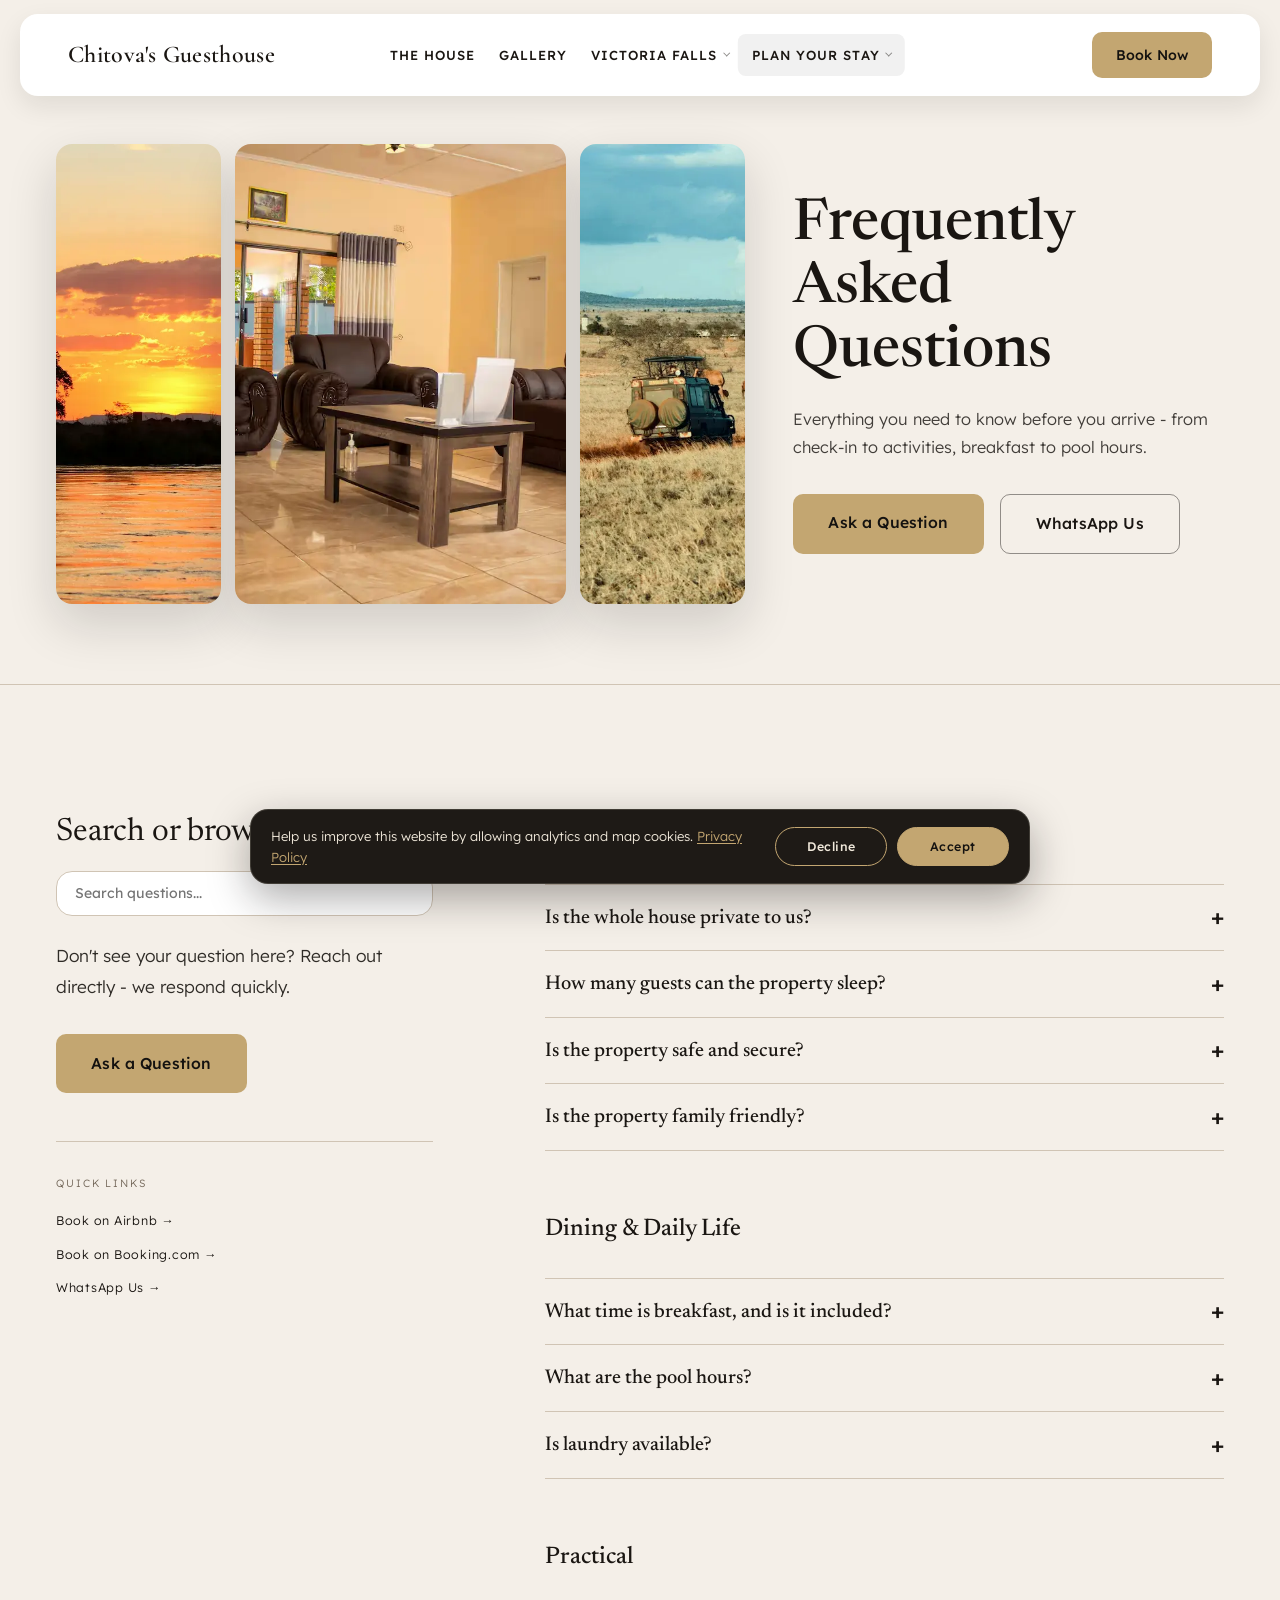
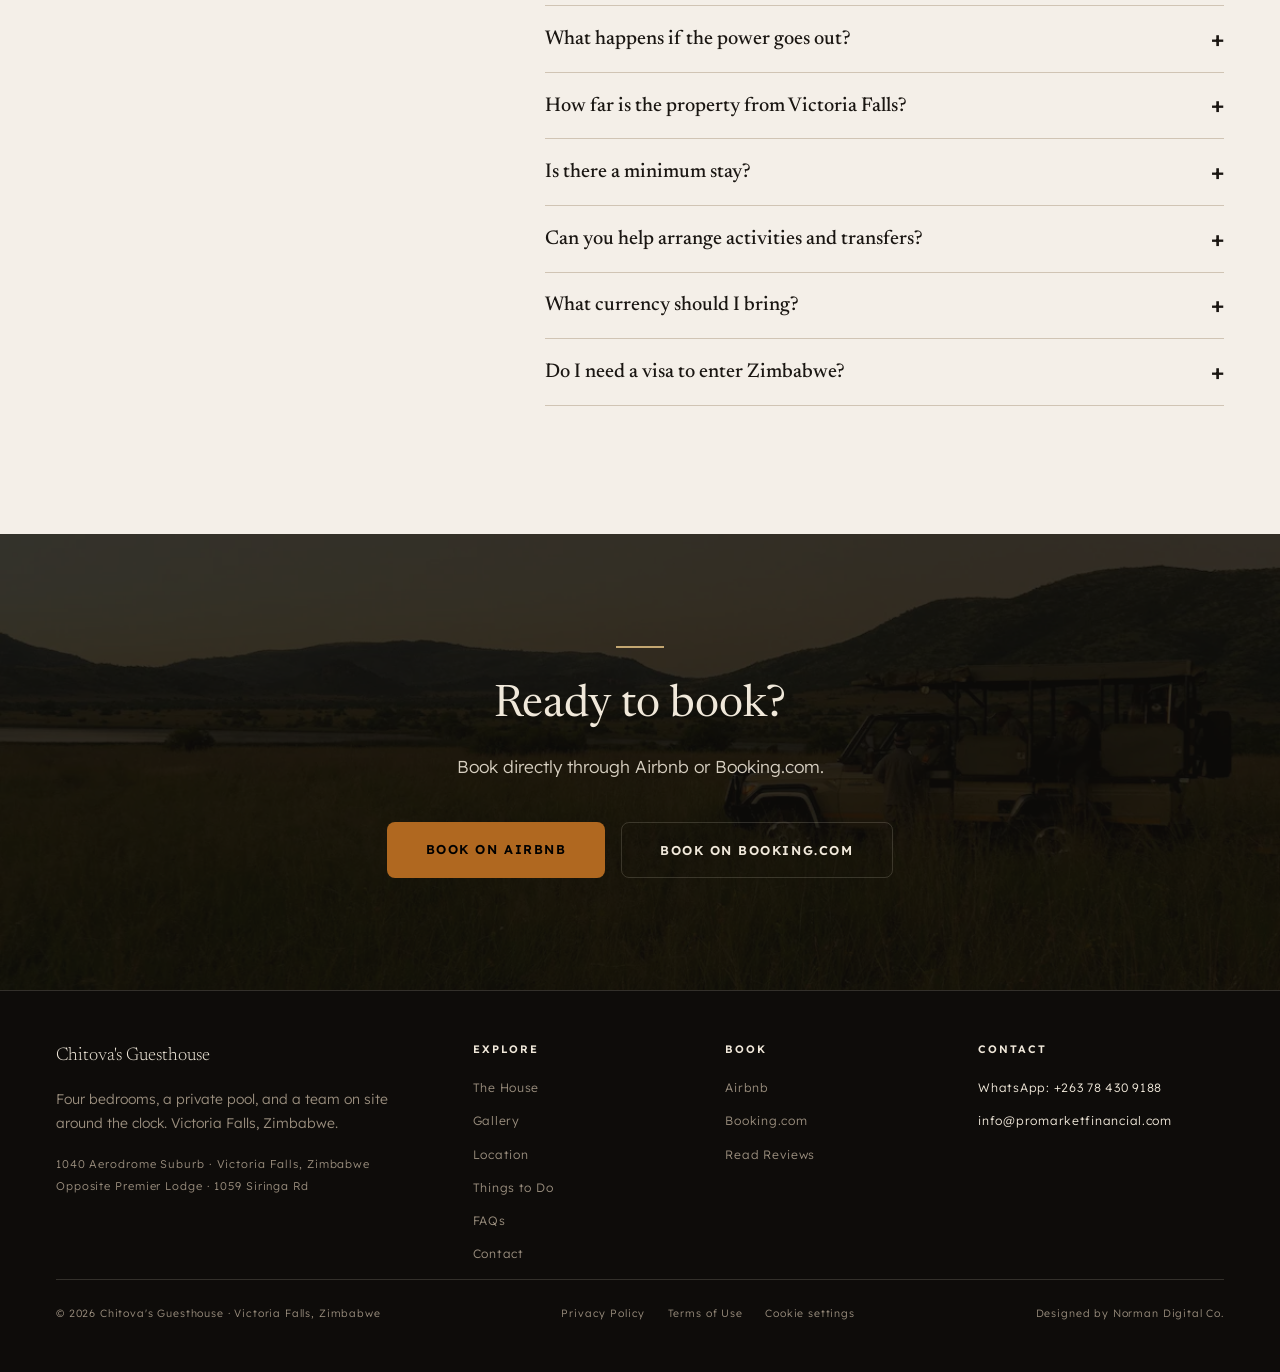
<file: faq/index.html>
<!DOCTYPE html>
<html lang="en" data-root="../">
<head>
<meta charset="UTF-8"/>
<meta name="viewport" content="width=device-width, initial-scale=1.0"/>
<title>FAQs | Chitova's Guesthouse, Victoria Falls</title>
<meta name="description" content="Answers to common questions about Chitova's Guesthouse in Victoria Falls: privacy and capacity, breakfast, pool hours, safety, location and practical details."/>
<meta name="robots" content="index, follow, max-image-preview:large, max-snippet:-1, max-video-preview:-1"/>
<meta name="theme-color" content="#141210"/>
<link rel="canonical" href="https://chitovasguesthouse.com/faq/"/>
<meta property="og:type" content="website"/>
<meta property="og:site_name" content="Chitova's Guesthouse"/>
<meta property="og:locale" content="en_US"/>
<meta property="og:title" content="FAQs | Chitova's Guesthouse, Victoria Falls"/>
<meta property="og:description" content="Answers to common questions about Chitova's Guesthouse in Victoria Falls: privacy and capacity, breakfast, pool hours, safety, location and practical details."/>
<meta property="og:url" content="https://chitovasguesthouse.com/faq/"/>
<meta property="og:image" content="https://chitovasguesthouse.com/og-image.jpg"/>
<meta property="og:image:width" content="1200"/>
<meta property="og:image:height" content="630"/>
<meta property="og:image:alt" content="Chitova's Guesthouse, a private guesthouse in Victoria Falls, Zimbabwe"/>
<meta name="twitter:card" content="summary_large_image"/>
<meta name="twitter:title" content="FAQs | Chitova's Guesthouse, Victoria Falls"/>
<meta name="twitter:description" content="Answers to common questions about Chitova's Guesthouse in Victoria Falls: privacy and capacity, breakfast, pool hours, safety, location and practical details."/>
<meta name="twitter:image" content="https://chitovasguesthouse.com/og-image.jpg"/>
<link rel="icon" href="/favicon.ico" sizes="48x48"/>
<link rel="icon" type="image/png" sizes="32x32" href="/favicon-32.png"/>
<link rel="apple-touch-icon" href="/apple-touch-icon.png"/>
<link rel="manifest" href="/site.webmanifest"/>
<link rel="preload" href="../assets/fonts/lexend-latin-wght-normal.woff2" as="font" type="font/woff2" crossorigin/>
<link rel="preload" href="../assets/fonts/newsreader-latin-opsz-normal.woff2" as="font" type="font/woff2" crossorigin/>
<link rel="preload" href="../assets/fonts/cormorant-garamond-latin-600-normal.woff2" as="font" type="font/woff2" crossorigin/>
<link rel="stylesheet" href="../assets/css/site.css?v=ce4c051a"/>
<noscript><style>.reveal,.img-reveal,.photo-reveal{opacity:1!important;transform:none!important}</style></noscript>
<script type="application/ld+json">
{
 "@context": "https://schema.org",
 "@graph": [
  {
   "@type": "LodgingBusiness",
   "@id": "https://chitovasguesthouse.com/#lodging",
   "name": "Chitova's Guesthouse",
   "description": "A private guesthouse in Victoria Falls, Zimbabwe. Four bedrooms for up to eight guests, a private pool with rock waterfall, daily breakfast, solar backup, fully walled and gated.",
   "url": "https://chitovasguesthouse.com/",
   "telephone": "+263784309188",
   "email": "info@promarketfinancial.com",
   "image": [
    "https://chitovasguesthouse.com/og-image.jpg",
    "https://chitovasguesthouse.com/images/guesthouse-exterior-59a75f.webp",
    "https://chitovasguesthouse.com/images/pool-rock-waterfall-35001c.webp",
    "https://chitovasguesthouse.com/images/open-plan-lounge-a2492e.webp"
   ],
   "address": {
    "@type": "PostalAddress",
    "streetAddress": "1040 Aerodrome Suburb, 1059 Siringa Rd",
    "addressLocality": "Victoria Falls",
    "addressCountry": "ZW"
   },
   "geo": {
    "@type": "GeoCoordinates",
    "latitude": -17.9316193,
    "longitude": 25.8284744
   },
   "hasMap": "https://www.google.com/maps/search/?api=1&query=Chitova%27s+Guesthouse%2C+Victoria+Falls%2C+Zimbabwe",
   "numberOfRooms": 4,
   "amenityFeature": [
    {
     "@type": "LocationFeatureSpecification",
     "name": "Private Pool",
     "value": true
    },
    {
     "@type": "LocationFeatureSpecification",
     "name": "High-Speed WiFi",
     "value": true
    },
    {
     "@type": "LocationFeatureSpecification",
     "name": "Free Private Parking",
     "value": true
    },
    {
     "@type": "LocationFeatureSpecification",
     "name": "Backup Generator",
     "value": true
    },
    {
     "@type": "LocationFeatureSpecification",
     "name": "Daily Breakfast",
     "value": true
    }
   ],
   "containsPlace": {
    "@type": "House",
    "name": "Chitova's Guesthouse (entire house)",
    "numberOfBedrooms": 4,
    "numberOfBathroomsTotal": 3,
    "occupancy": {
     "@type": "QuantitativeValue",
     "maxValue": 8
    }
   },
   "sameAs": [
    "https://www.airbnb.com/rooms/24730551",
    "https://www.booking.com/hotel/zw/chitovas-guesthouse.html"
   ]
  },
  {
   "@type": "WebSite",
   "@id": "https://chitovasguesthouse.com/#website",
   "url": "https://chitovasguesthouse.com/",
   "name": "Chitova's Guesthouse",
   "inLanguage": "en",
   "publisher": {
    "@id": "https://chitovasguesthouse.com/#lodging"
   }
  },
  {
   "@type": "FAQPage",
   "@id": "https://chitovasguesthouse.com/faq/#webpage",
   "url": "https://chitovasguesthouse.com/faq/",
   "name": "FAQs | Chitova's Guesthouse, Victoria Falls",
   "description": "Answers to common questions about Chitova's Guesthouse in Victoria Falls: privacy and capacity, breakfast, pool hours, safety, location and practical details.",
   "inLanguage": "en",
   "isPartOf": {
    "@id": "https://chitovasguesthouse.com/#website"
   },
   "about": {
    "@id": "https://chitovasguesthouse.com/#lodging"
   },
   "breadcrumb": {
    "@id": "https://chitovasguesthouse.com/faq/#breadcrumb"
   },
   "primaryImageOfPage": {
    "@type": "ImageObject",
    "url": "https://chitovasguesthouse.com/og-image.jpg"
   },
   "mainEntity": [
    {
     "@type": "Question",
     "name": "Is the whole house private to us?",
     "acceptedAnswer": {
      "@type": "Answer",
      "text": "Yes - Chitova's is an entire-home rental. From a couple to a full group of eight, the whole property, pool included, is yours alone for your stay. There are no shared spaces, no other guests, and no hotel schedule."
     }
    },
    {
     "@type": "Question",
     "name": "How many guests can the property sleep?",
     "acceptedAnswer": {
      "@type": "Answer",
      "text": "Chitova's sleeps up to 8 guests across four private bedrooms. A crib is available for infants if needed."
     }
    },
    {
     "@type": "Question",
     "name": "Is the property safe and secure?",
     "acceptedAnswer": {
      "@type": "Answer",
      "text": "The guesthouse is fully walled and gated with 24-hour access for guests, smoke and CO alarms, a first aid kit on site, and free parking with a private garage."
     }
    },
    {
     "@type": "Question",
     "name": "Is the property family friendly?",
     "acceptedAnswer": {
      "@type": "Answer",
      "text": "Yes - the property has a crib, high chair, children's dinnerware, books and toys on hand. The pool is private and the property is fully walled, making it safe for children of all ages."
     }
    },
    {
     "@type": "Question",
     "name": "What time is breakfast, and is it included?",
     "acceptedAnswer": {
      "@type": "Answer",
      "text": "Breakfast is included every morning and prepared fresh at a time of your choosing - just let our team know what works for your schedule. The kitchen is also fully equipped if you prefer to cook."
     }
    },
    {
     "@type": "Question",
     "name": "What are the pool hours?",
     "acceptedAnswer": {
      "@type": "Answer",
      "text": "The private pool is open daily from 6AM to 10PM, with loungers, shade umbrellas, and a covered patio around the courtyard."
     }
    },
    {
     "@type": "Question",
     "name": "Is laundry available?",
     "acceptedAnswer": {
      "@type": "Answer",
      "text": "Yes - laundry service is available on request. Ideal for longer stays."
     }
    },
    {
     "@type": "Question",
     "name": "What happens if the power goes out?",
     "acceptedAnswer": {
      "@type": "Answer",
      "text": "The property has solar backup power and a backup water tank, so your stay is never affected by local grid outages."
     }
    },
    {
     "@type": "Question",
     "name": "How far is the property from Victoria Falls?",
     "acceptedAnswer": {
      "@type": "Answer",
      "text": "About a 10-minute drive to the Falls entrance and rainforest walk. The town centre, restaurants, and markets are a 5-minute walk. The airport is 20 minutes."
     }
    },
    {
     "@type": "Question",
     "name": "Is there a minimum stay?",
     "acceptedAnswer": {
      "@type": "Answer",
      "text": "Minimum stay requirements vary by season and are set through our Airbnb and Booking.com listings. Long-term stays of 28 days or more are also welcome - contact us directly for those."
     }
    },
    {
     "@type": "Question",
     "name": "Can you help arrange activities and transfers?",
     "acceptedAnswer": {
      "@type": "Answer",
      "text": "Yes - our team has helped guests arrange everything from rafting trips and helicopter tours to airport transfers and restaurant bookings. We know the best local operators and can advise on timing, pricing, and what suits your group."
     }
    },
    {
     "@type": "Question",
     "name": "What currency should I bring?",
     "acceptedAnswer": {
      "@type": "Answer",
      "text": "The US Dollar is the preferred currency throughout Zimbabwe, including Victoria Falls, and is widely accepted for accommodation, dining, and activities. We recommend bringing cash for your stay."
     }
    },
    {
     "@type": "Question",
     "name": "Do I need a visa to enter Zimbabwe?",
     "acceptedAnswer": {
      "@type": "Answer",
      "text": "Visa requirements vary by nationality, so it's worth confirming yours ahead of your trip."
     }
    }
   ]
  },
  {
   "@type": "BreadcrumbList",
   "@id": "https://chitovasguesthouse.com/faq/#breadcrumb",
   "itemListElement": [
    {
     "@type": "ListItem",
     "position": 1,
     "name": "Home",
     "item": "https://chitovasguesthouse.com/"
    },
    {
     "@type": "ListItem",
     "position": 2,
     "name": "FAQs",
     "item": "https://chitovasguesthouse.com/faq/"
    }
   ]
  }
 ]
}
</script>
</head>
<body class="intro-done">
<a class="skip-link" href="#faq">Skip to main content</a>

<!-- MOBILE MENU -->
<div class="mobile-menu" id="mobile-menu" role="navigation" aria-label="Menu">
  <a href="../">The House</a>
  <a href="../gallery/">Gallery</a>
  <a href="../location/">Location</a>
  <a href="../things-to-do/">Things to Do</a>
  <a href="../contact/">Contact</a>
  <a href="../faq/">FAQs</a>
  <a class="mobile-book" href="https://www.airbnb.com/rooms/24730551" target="_blank" rel="noopener noreferrer">Book Now</a>
</div>


<!-- NAV -->
<nav id="nav" aria-label="Main">
  <a href="../" class="nav-logo">Chitova's Guesthouse</a>
  <ul class="nav-links">
    <li>
      <a href="../">The House</a>
    </li>
    <li>
      <a href="../gallery/">Gallery</a>
    </li>
    <li class="nav-dropdown-li">
      <a class="has-dropdown" href="#" role="button" aria-haspopup="true" aria-expanded="false" onclick="return toggleNavDropdown(this)">Victoria Falls</a>
      <div class="nav-dropdown">
        <div class="nav-dropdown-groups">
          <div class="nav-dropdown-group">
            <span class="nav-dropdown-label">The Destination</span>
            <a href="../location/" class="nav-dropdown-link">Your Stay &amp; Location</a>
            <a href="../things-to-do/" class="nav-dropdown-link">Things to Do</a>
          </div>
        </div>
      </div>
    </li>
    <li class="nav-dropdown-li">
      <a aria-current="page" class="current has-dropdown" href="#" role="button" aria-haspopup="true" aria-expanded="false" onclick="return toggleNavDropdown(this)">Plan Your Stay</a>
      <div class="nav-dropdown">
        <div class="nav-dropdown-groups">
          <div class="nav-dropdown-group">
            <span class="nav-dropdown-label">Book</span>
            <a class="nav-dropdown-link" href="https://www.airbnb.com/rooms/24730551" target="_blank" rel="noopener noreferrer">Book on Airbnb</a>
            <a class="nav-dropdown-link" href="https://www.booking.com/hotel/zw/chitovas-guesthouse.html" target="_blank" rel="noopener noreferrer">Book on Booking.com</a>
          </div>
          <div class="nav-dropdown-group">
            <span class="nav-dropdown-label">Get in Touch</span>
            <a href="../contact/" class="nav-dropdown-link">Contact &amp; Inquiries</a>
            <a href="../faq/" class="nav-dropdown-link">FAQs</a>
          </div>
        </div>
      </div>
    </li>
  </ul>
  <div class="nav-right">
    <a class="nav-book" href="https://www.airbnb.com/rooms/24730551" target="_blank" rel="noopener noreferrer">Book Now</a>
    <button type="button" class="nav-hamburger" id="hamburger" aria-label="Open menu" aria-expanded="false" aria-controls="mobile-menu" onclick="toggleMobileMenu()">
      <span></span><span></span><span></span>
    </button>
  </div>
</nav>



<main class="page" id="faq" style="background:var(--cream)">

  <section class="gallery-hero wide-photos">
    <div class="mini-hero-photos trio">
      <img width="1200" height="800" src="../images/zambezi-sunset-2d169c.webp" alt="Sunset over the Zambezi River" fetchpriority="high" decoding="async"/>
      <img width="1200" height="800" src="../images/living-room-c916ee.webp" alt="Living room at Chitova's" decoding="async"/>
      <img width="1200" height="675" src="../images/elephant-herd-safari-9213e3.webp" alt="Elephant herd on safari near Victoria Falls" decoding="async"/>
    </div>
    <div class="gallery-hero-text">
      <h1>Frequently Asked Questions</h1>
      <p>Everything you need to know before you arrive - from check-in to activities, breakfast to pool hours.</p>
      <div class="gallery-hero-ctas">
        <a href="../contact/" class="btn-primary">Ask a Question</a>
        <a class="btn-outline-lt" href="https://wa.me/263784309188" target="_blank" rel="noopener noreferrer">WhatsApp Us</a>
      </div>
    </div>
  </section>

  <!-- FAQ - full page, 2 col with categories -->
  <section class="faq-page-section">
    <div class="faq-browse-grid">
      <div class="faq-browse-sidebar">
        <h2 style="font-family:var(--playfair);font-size:2rem;font-weight:400;color:var(--text-lt);line-height:1.2;margin-bottom:1.2rem">Search or browse below</h2>
        <input type="search" id="faq-search" aria-label="Search questions" autocomplete="off" placeholder="Search questions..." oninput="filterFaqs(this.value)" style="width:100%;padding:.8rem 1.1rem;font-family:var(--barlow);font-size:.88rem;color:var(--text-lt);background:#fff;border:1px solid var(--border-lt);border-radius:var(--radius-md);margin-bottom:1.5rem;outline:none"/>
        <p class="body-lt" id="faq-no-results" style="margin-bottom:2rem;display:none">No questions match - <a href="../contact/" style="color:var(--text-lt);cursor:pointer;text-decoration:underline">ask us directly</a> instead.</p>
        <p class="body-lt" id="faq-hint-text" style="margin-bottom:2rem">Don't see your question here? Reach out directly - we respond quickly.</p>
        <a href="../contact/" class="btn-primary" style="cursor:pointer;display:inline-block">Ask a Question</a>
        <div style="margin-top:3rem;padding-top:2rem;border-top:1px solid var(--border-lt)">
          <p style="font-family:var(--barlow);font-size:.66rem;letter-spacing:.18em;text-transform:uppercase;color:var(--muted-lt);margin-bottom:1rem">Quick Links</p>
          <div style="display:flex;flex-direction:column;gap:.6rem">
            <a href="https://www.airbnb.com/rooms/24730551" target="_blank" rel="noopener noreferrer" class="faq-quicklink" style="font-family:var(--barlow);font-size:.78rem;letter-spacing:.06em;color:var(--text-lt);text-decoration:none">Book on Airbnb →</a>
            <a href="https://www.booking.com/hotel/zw/chitovas-guesthouse.html" target="_blank" rel="noopener noreferrer" class="faq-quicklink" style="font-family:var(--barlow);font-size:.78rem;letter-spacing:.06em;color:var(--text-lt);text-decoration:none">Book on Booking.com →</a>
            <a href="https://wa.me/263784309188" target="_blank" rel="noopener noreferrer" class="faq-quicklink" style="font-family:var(--barlow);font-size:.78rem;letter-spacing:.06em;color:var(--text-lt);text-decoration:none">WhatsApp Us →</a>
          </div>
        </div>
      </div>
      <div>
        <h2 class="faq-cat"><span class="faq-cat-label">Privacy &amp; Capacity</span></h2>
        <div class="faq-list">
          <div class="faq-item"><button type="button" class="faq-question" aria-expanded="false" onclick="toggleFaq(this)"><span>Is the whole house private to us?</span><span class="faq-icon">+</span></button><div class="faq-answer"><div class="faq-answer-inner"><p>Yes - Chitova's is an entire-home rental. From a couple to a full group of eight, the whole property, pool included, is yours alone for your stay. There are no shared spaces, no other guests, and no hotel schedule.</p></div></div></div>
          <div class="faq-item"><button type="button" class="faq-question" aria-expanded="false" onclick="toggleFaq(this)"><span>How many guests can the property sleep?</span><span class="faq-icon">+</span></button><div class="faq-answer"><div class="faq-answer-inner"><p>Chitova's sleeps up to 8 guests across four private bedrooms. A crib is available for infants if needed.</p></div></div></div>
          <div class="faq-item"><button type="button" class="faq-question" aria-expanded="false" onclick="toggleFaq(this)"><span>Is the property safe and secure?</span><span class="faq-icon">+</span></button><div class="faq-answer"><div class="faq-answer-inner"><p>The guesthouse is fully walled and gated with 24-hour access for guests, smoke and CO alarms, a first aid kit on site, and free parking with a private garage.</p></div></div></div>
          <div class="faq-item"><button type="button" class="faq-question" aria-expanded="false" onclick="toggleFaq(this)"><span>Is the property family friendly?</span><span class="faq-icon">+</span></button><div class="faq-answer"><div class="faq-answer-inner"><p>Yes - the property has a crib, high chair, children's dinnerware, books and toys on hand. The pool is private and the property is fully walled, making it safe for children of all ages.</p></div></div></div>
        </div>
        <h2 class="faq-cat" style="margin-top:3.5rem"><span class="faq-cat-label">Dining &amp; Daily Life</span></h2>
        <div class="faq-list">
          <div class="faq-item"><button type="button" class="faq-question" aria-expanded="false" onclick="toggleFaq(this)"><span>What time is breakfast, and is it included?</span><span class="faq-icon">+</span></button><div class="faq-answer"><div class="faq-answer-inner"><p>Breakfast is included every morning and prepared fresh at a time of your choosing - just let our team know what works for your schedule. The kitchen is also fully equipped if you prefer to cook.</p></div></div></div>
          <div class="faq-item"><button type="button" class="faq-question" aria-expanded="false" onclick="toggleFaq(this)"><span>What are the pool hours?</span><span class="faq-icon">+</span></button><div class="faq-answer"><div class="faq-answer-inner"><p>The private pool is open daily from 6AM to 10PM, with loungers, shade umbrellas, and a covered patio around the courtyard.</p></div></div></div>
          <div class="faq-item"><button type="button" class="faq-question" aria-expanded="false" onclick="toggleFaq(this)"><span>Is laundry available?</span><span class="faq-icon">+</span></button><div class="faq-answer"><div class="faq-answer-inner"><p>Yes - laundry service is available on request. Ideal for longer stays.</p></div></div></div>
        </div>
        <h2 class="faq-cat" style="margin-top:3.5rem"><span class="faq-cat-label">Practical</span></h2>
        <div class="faq-list">
          <div class="faq-item"><button type="button" class="faq-question" aria-expanded="false" onclick="toggleFaq(this)"><span>What happens if the power goes out?</span><span class="faq-icon">+</span></button><div class="faq-answer"><div class="faq-answer-inner"><p>The property has solar backup power and a backup water tank, so your stay is never affected by local grid outages.</p></div></div></div>
          <div class="faq-item"><button type="button" class="faq-question" aria-expanded="false" onclick="toggleFaq(this)"><span>How far is the property from Victoria Falls?</span><span class="faq-icon">+</span></button><div class="faq-answer"><div class="faq-answer-inner"><p>About a 10-minute drive to the Falls entrance and rainforest walk. The town centre, restaurants, and markets are a 5-minute walk. The airport is 20 minutes.</p></div></div></div>
          <div class="faq-item"><button type="button" class="faq-question" aria-expanded="false" onclick="toggleFaq(this)"><span>Is there a minimum stay?</span><span class="faq-icon">+</span></button><div class="faq-answer"><div class="faq-answer-inner"><p>Minimum stay requirements vary by season and are set through our Airbnb and Booking.com listings. Long-term stays of 28 days or more are also welcome - contact us directly for those.</p></div></div></div>
          <div class="faq-item"><button type="button" class="faq-question" aria-expanded="false" onclick="toggleFaq(this)"><span>Can you help arrange activities and transfers?</span><span class="faq-icon">+</span></button><div class="faq-answer"><div class="faq-answer-inner"><p>Yes - our team has helped guests arrange everything from rafting trips and helicopter tours to airport transfers and restaurant bookings. We know the best local operators and can advise on timing, pricing, and what suits your group.</p></div></div></div>
          <div class="faq-item"><button type="button" class="faq-question" aria-expanded="false" onclick="toggleFaq(this)"><span>What currency should I bring?</span><span class="faq-icon">+</span></button><div class="faq-answer"><div class="faq-answer-inner"><p>The US Dollar is the preferred currency throughout Zimbabwe, including Victoria Falls, and is widely accepted for accommodation, dining, and activities. We recommend bringing cash for your stay.</p></div></div></div>
          <div class="faq-item"><button type="button" class="faq-question" aria-expanded="false" onclick="toggleFaq(this)"><span>Do I need a visa to enter Zimbabwe?</span><span class="faq-icon">+</span></button><div class="faq-answer"><div class="faq-answer-inner"><p>Visa requirements vary by nationality, so it's worth confirming yours ahead of your trip.</p></div></div></div>
        </div>
      </div>
    </div>
  </section>

    <section class="shared-book">
    <div class="shared-book-bg"><img width="1200" height="800" src="../images/savanna-golden-hour-00e6ee.webp" alt="Golden hour over the savanna near Victoria Falls" loading="lazy" decoding="async"/><div class="shared-book-overlay"></div></div>
    <div class="book-inner"><h2 class="title-dk">Ready to book?</h2><p class="body-dk">Book directly through Airbnb or Booking.com.</p><div class="book-platforms"><a href="https://www.airbnb.com/rooms/24730551" target="_blank" rel="noopener noreferrer" class="platform-btn platform-airbnb">Book on Airbnb</a><a href="https://www.booking.com/hotel/zw/chitovas-guesthouse.html" target="_blank" rel="noopener noreferrer" class="platform-btn platform-booking">Book on Booking.com</a></div></div>
  </section>
</main>
<footer><div class="footer-inner"><div><div class="footer-logo">Chitova's Guesthouse</div><p class="footer-tagline">Four bedrooms, a private pool, and a team on site around the clock. Victoria Falls, Zimbabwe.</p><address class="footer-address" style="font-style:normal">1040 Aerodrome Suburb · Victoria Falls, Zimbabwe<br>Opposite Premier Lodge · 1059 Siringa Rd</address></div><div><div class="footer-col-title">Explore</div><div class="footer-links"><a href="../">The House</a><a href="../gallery/">Gallery</a><a href="../location/">Location</a><a href="../things-to-do/">Things to Do</a><a href="../faq/">FAQs</a><a href="../contact/">Contact</a></div></div><div><div class="footer-col-title">Book</div><div class="footer-links"><a href="https://www.airbnb.com/rooms/24730551" target="_blank" rel="noopener noreferrer">Airbnb</a><a href="https://www.booking.com/hotel/zw/chitovas-guesthouse.html" target="_blank" rel="noopener noreferrer">Booking.com</a><a href="https://www.booking.com/hotel/zw/chitovas-guesthouse.html#tab-reviews" target="_blank" rel="noopener noreferrer">Read Reviews</a></div></div><div><div class="footer-col-title">Contact</div><div class="footer-contact-col"><a href="https://wa.me/263784309188" target="_blank" rel="noopener noreferrer">WhatsApp: +263 78 430 9188</a><a href="mailto:info@promarketfinancial.com">info@promarketfinancial.com</a></div></div></div><div class="footer-bottom"><span class="footer-copy">© 2026 Chitova's Guesthouse · Victoria Falls, Zimbabwe</span><span class="footer-legal"><a href="../privacy-policy/">Privacy Policy</a><a href="../terms/">Terms of Use</a></span><span class="footer-copy"><a class="footer-credit" href="https://normandigitalco.com" target="_blank" rel="noopener">Designed by Norman Digital Co.</a></span></div></footer>

<script src="../assets/js/site.js?v=cdd8c095" defer></script>
<script src="../assets/js/faq.js?v=eb7c549a" defer></script>
</body>
</html>
</file>
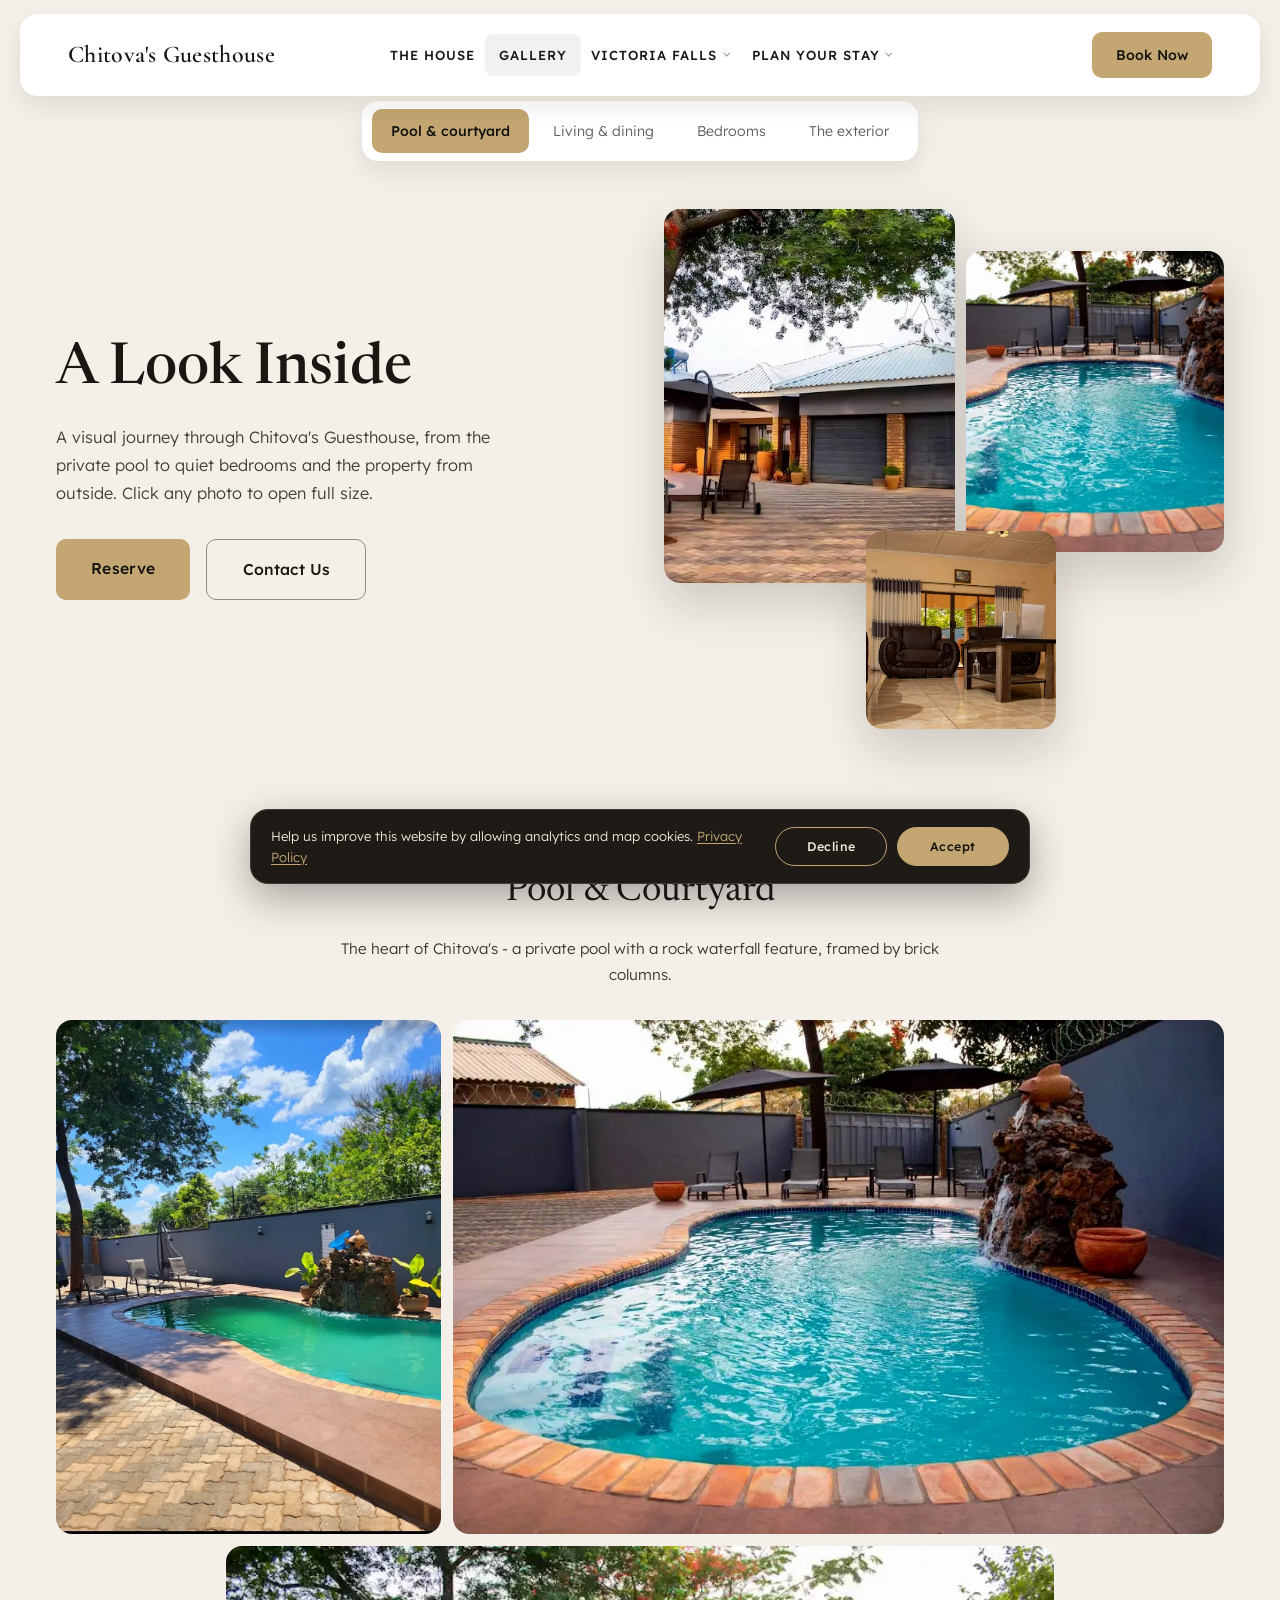
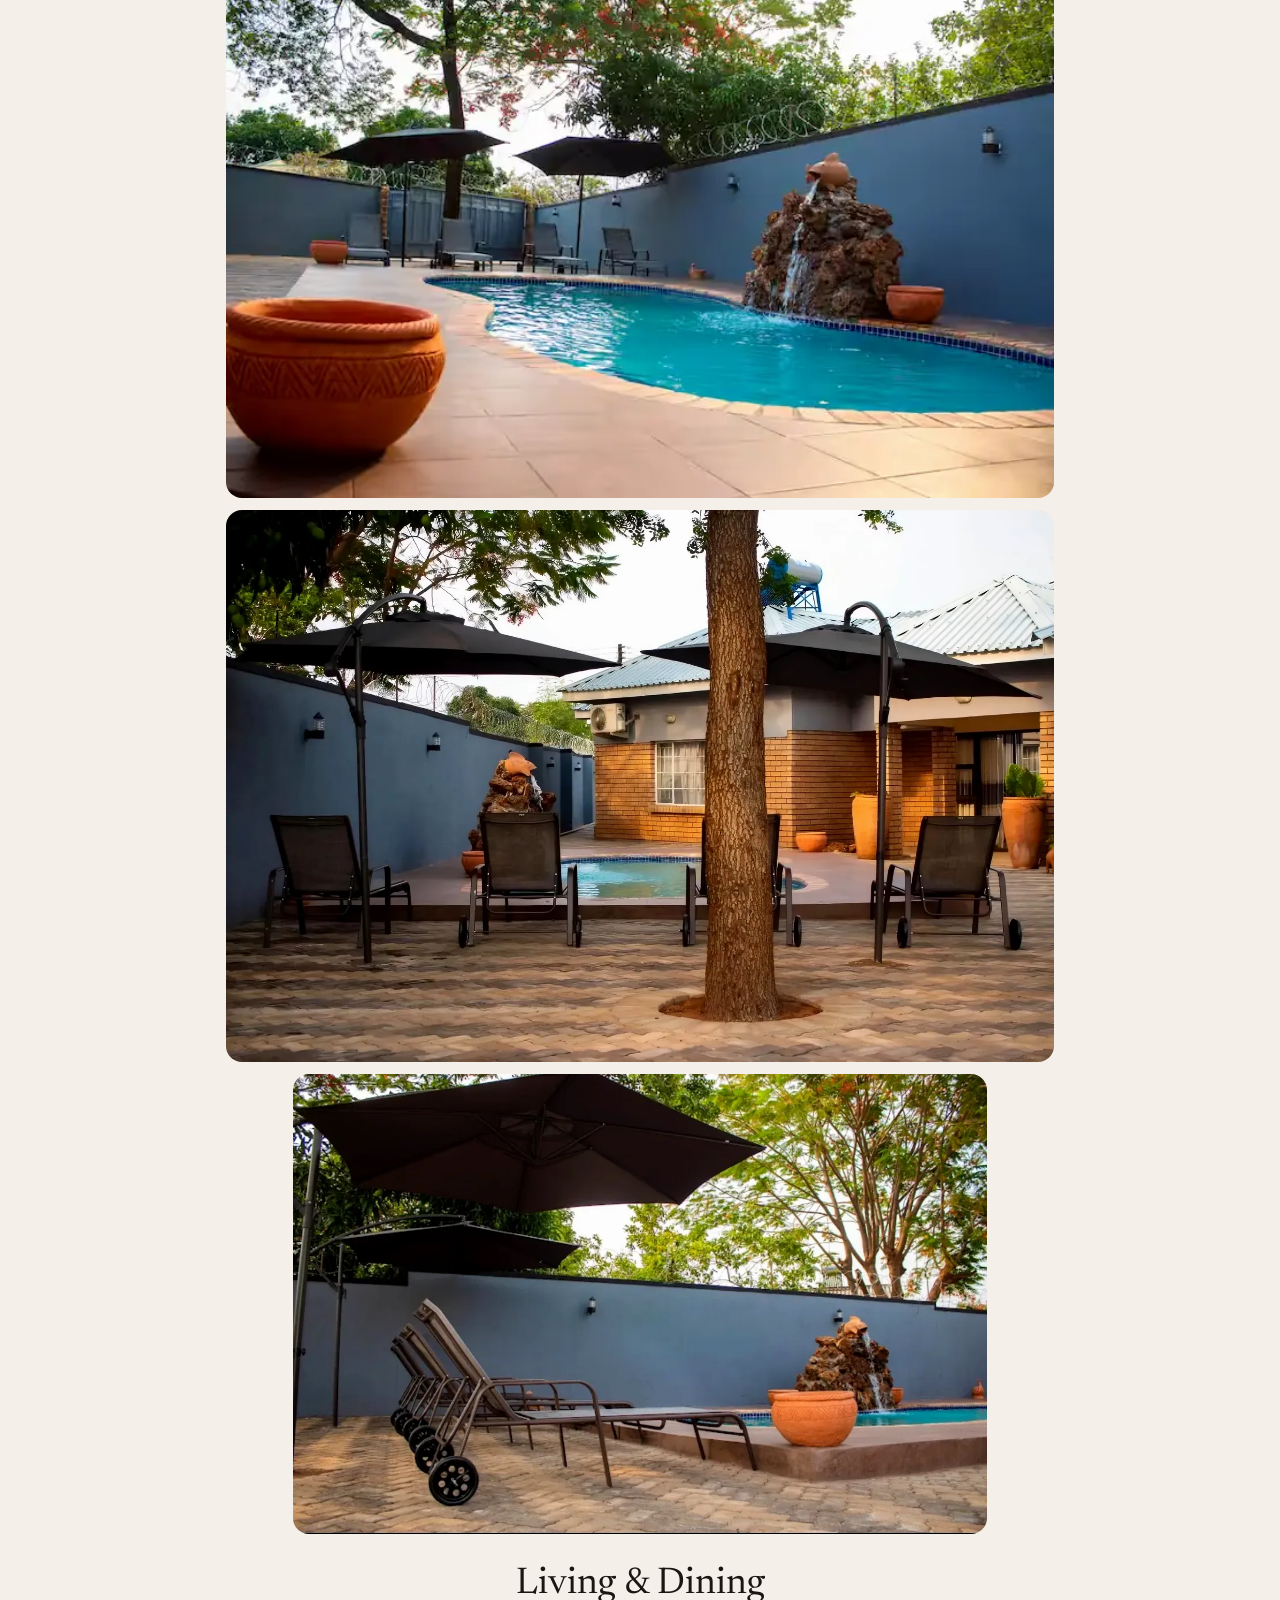
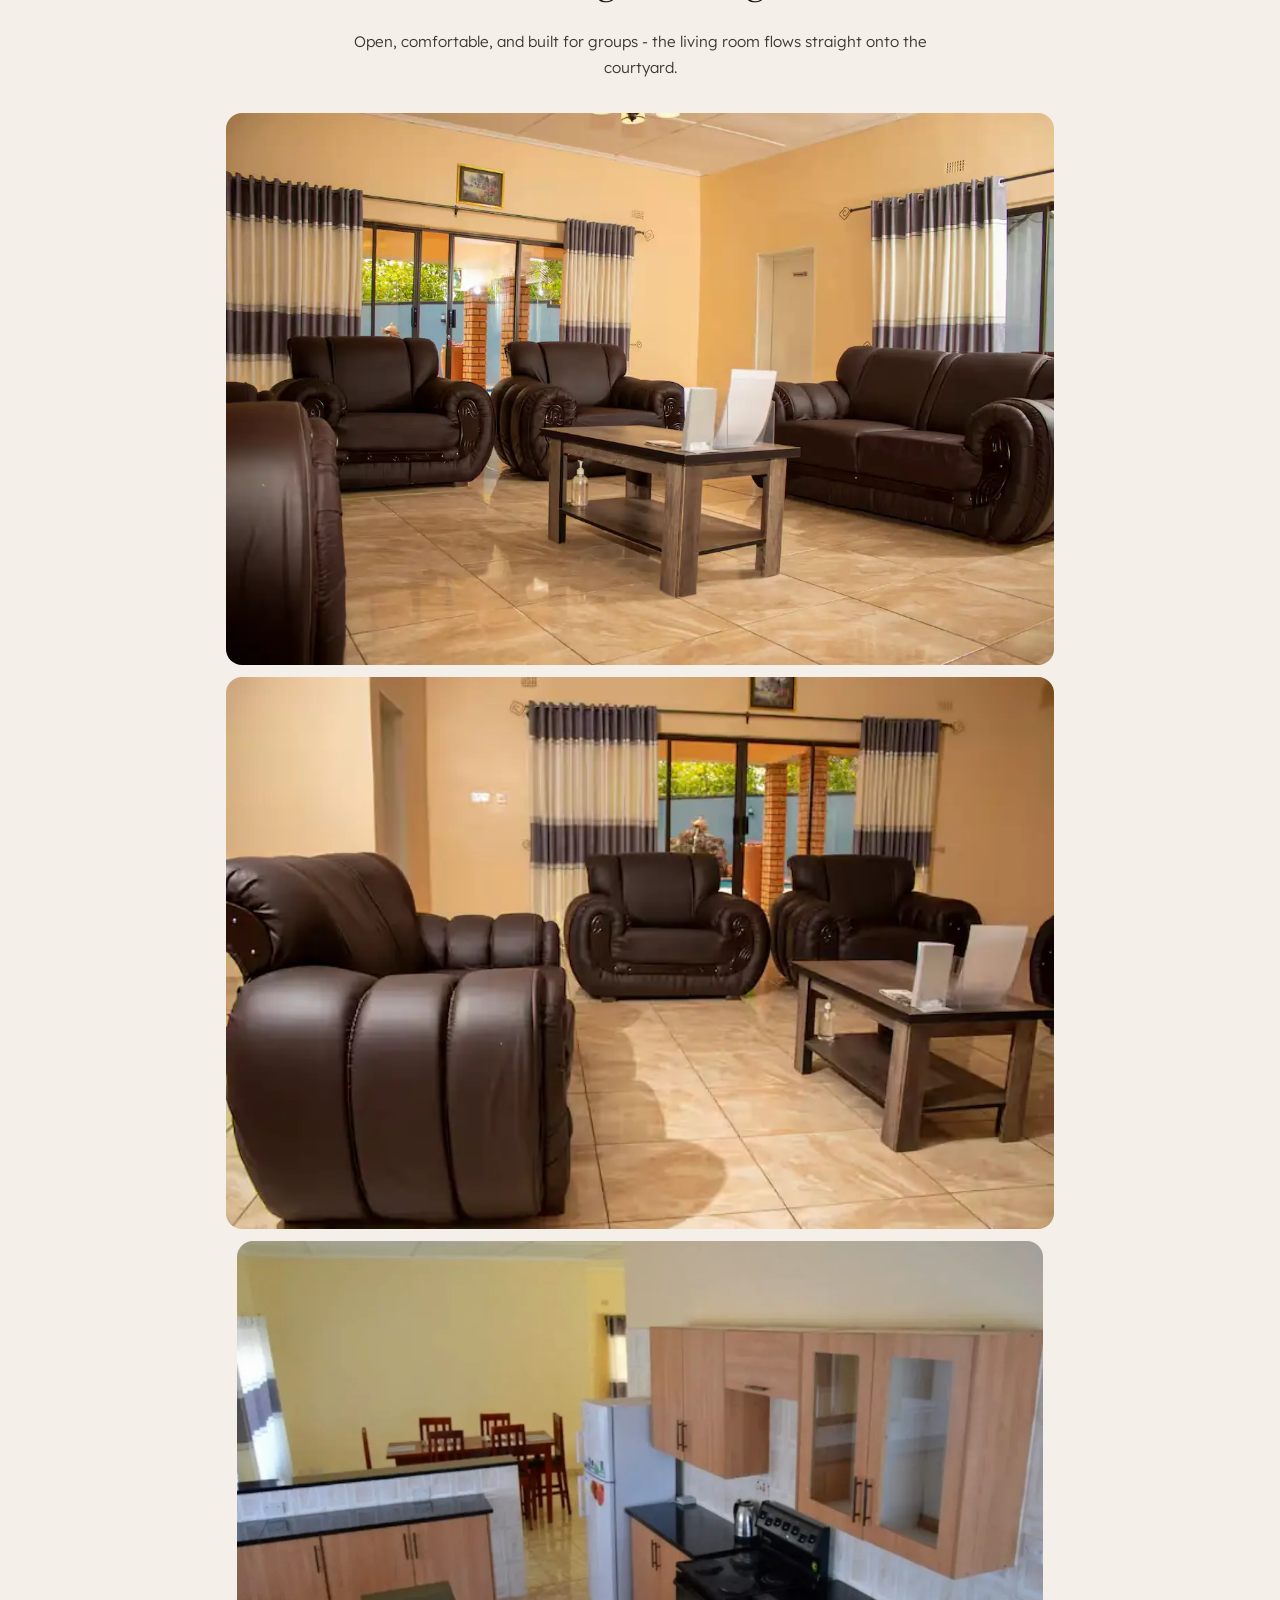
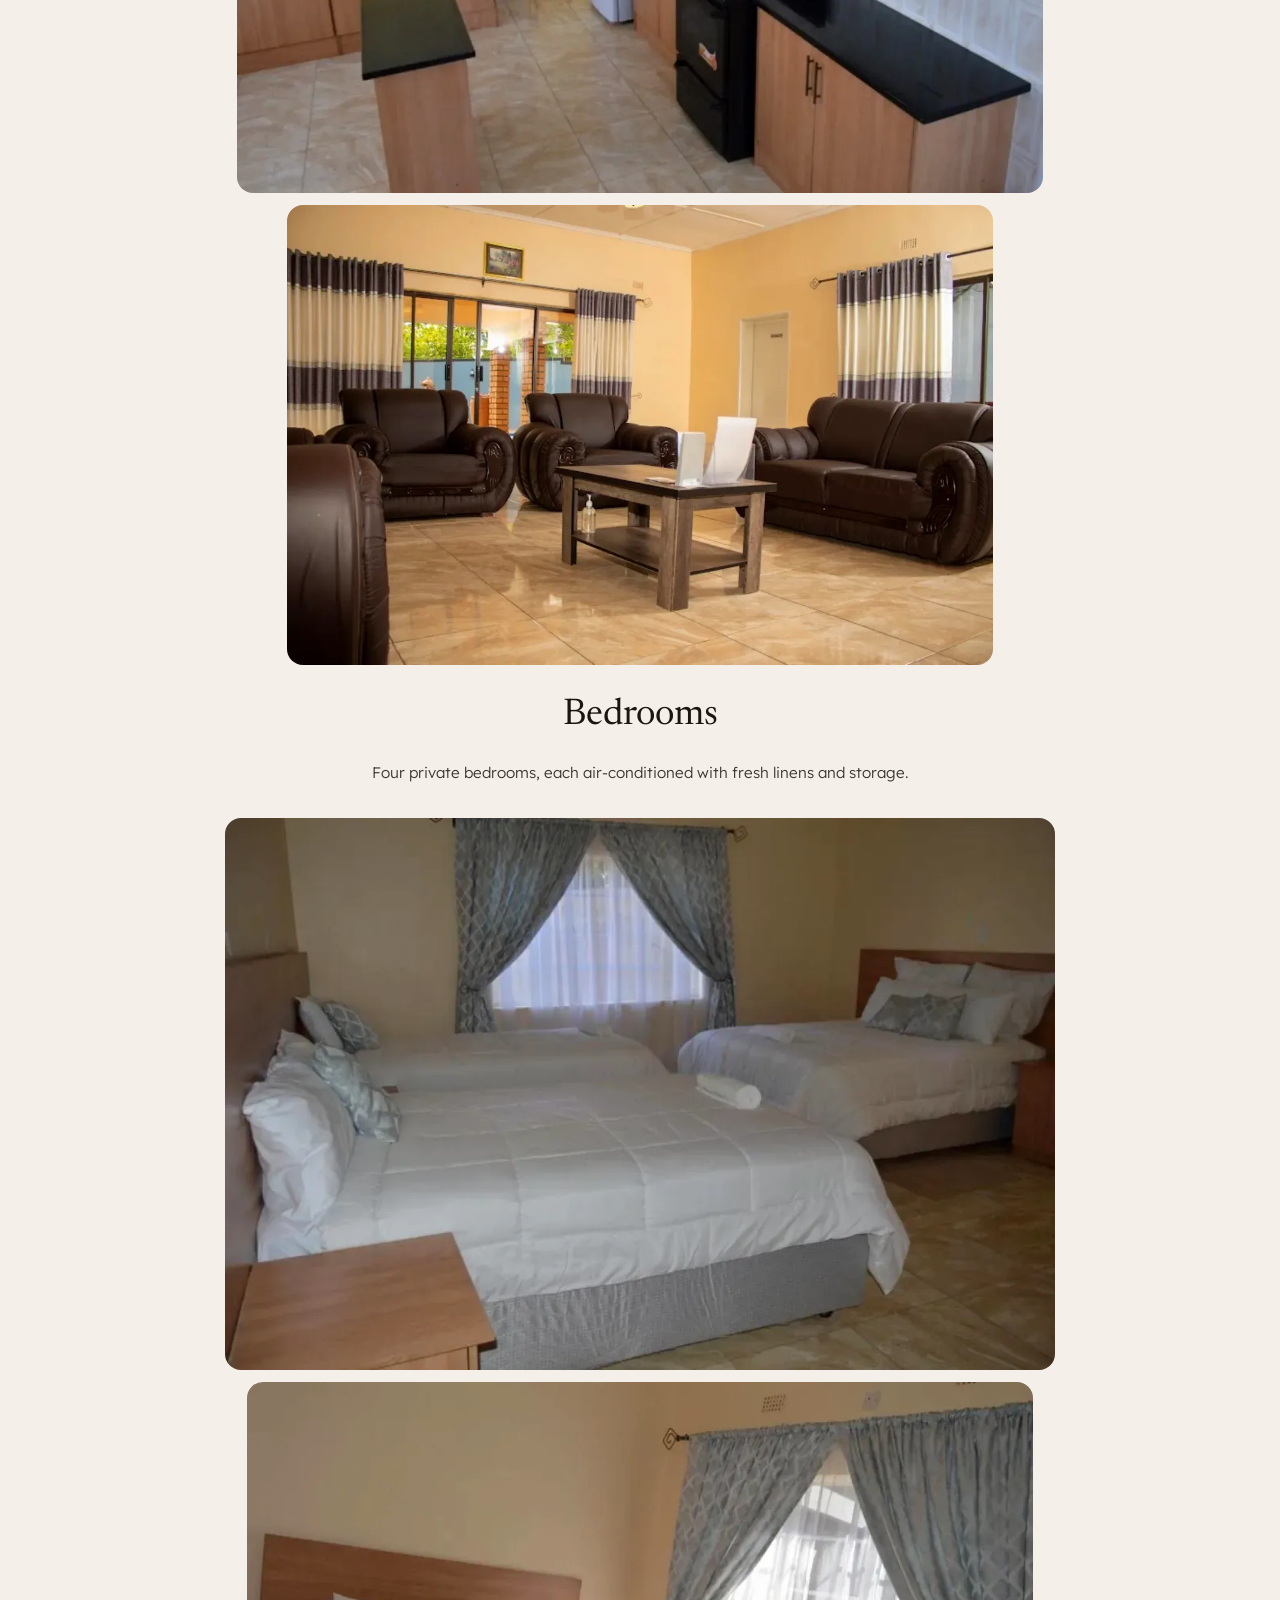
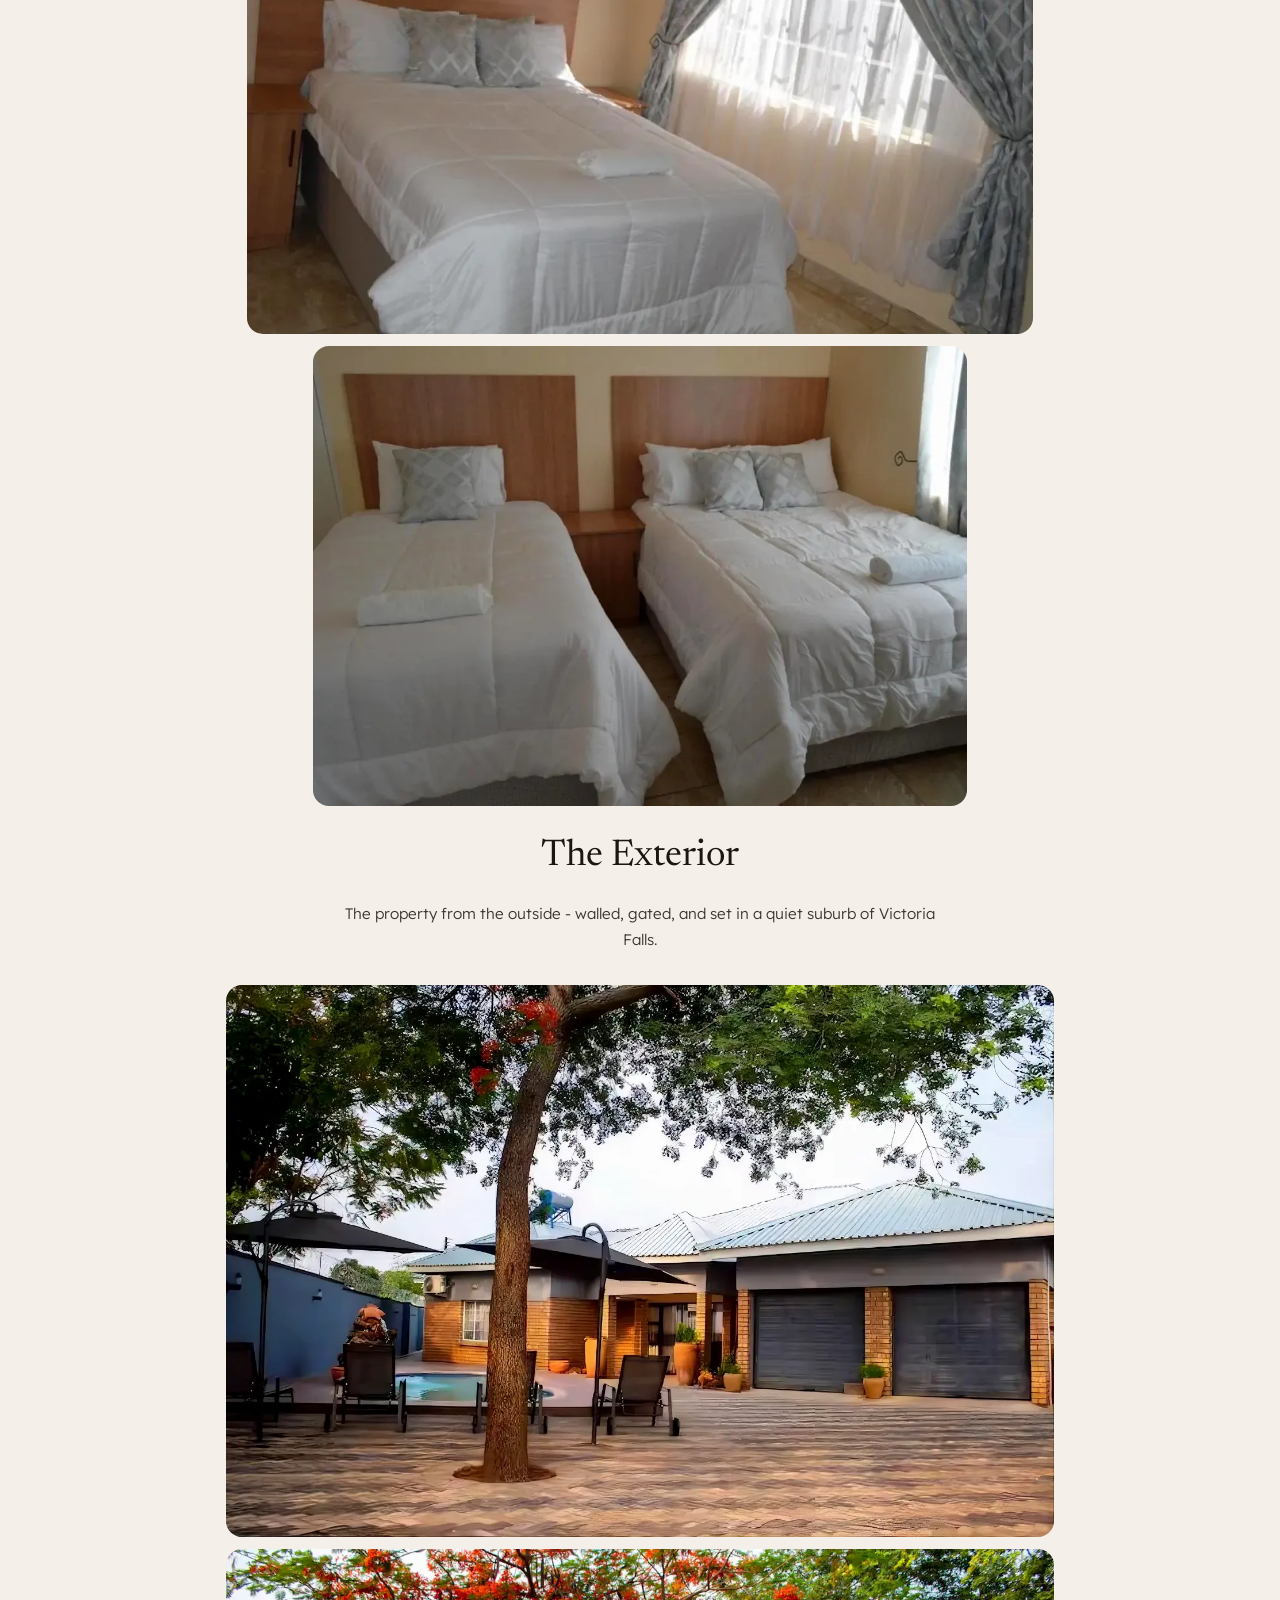
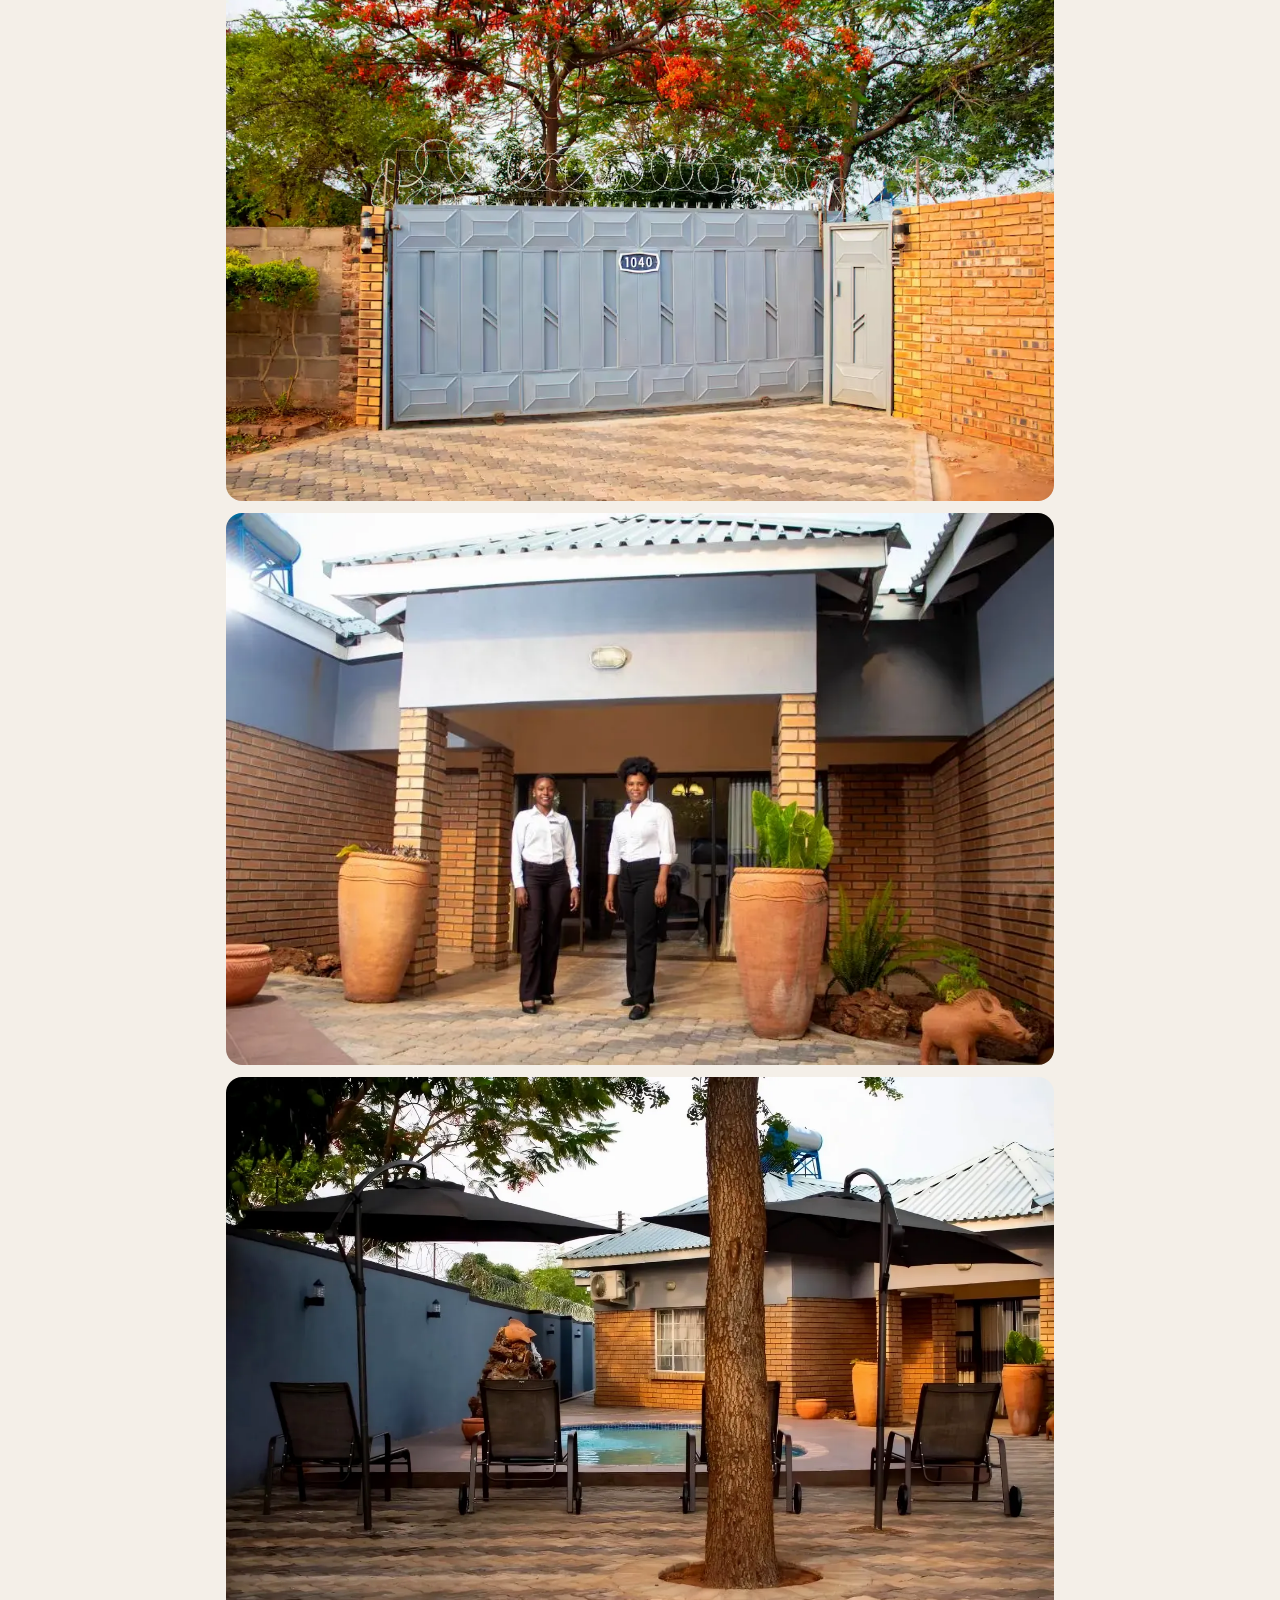
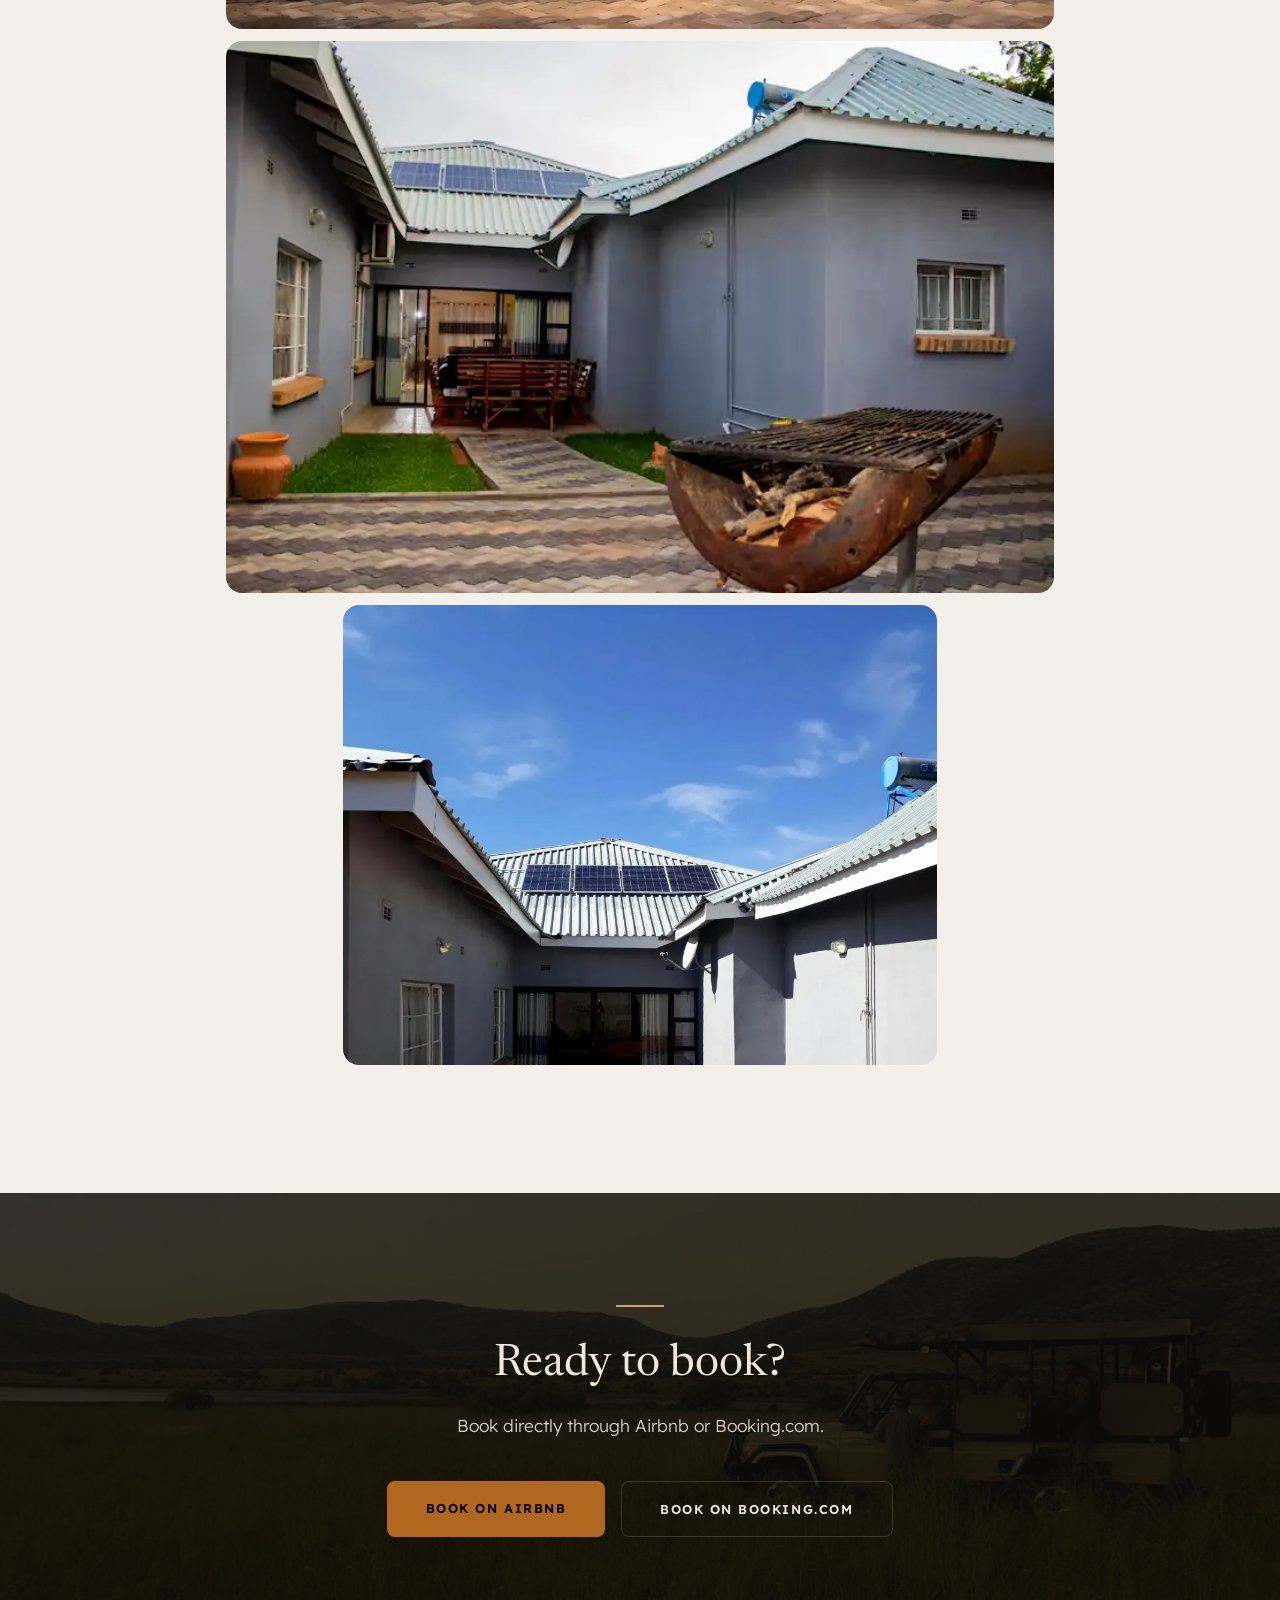
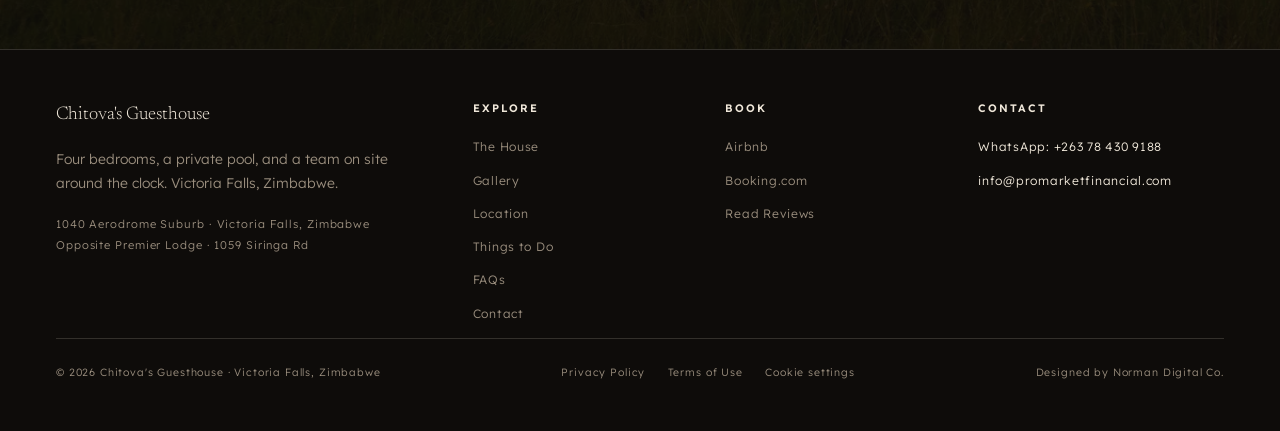
<file: gallery/index.html>
<!DOCTYPE html>
<html lang="en" data-root="../">
<head>
<meta charset="UTF-8"/>
<meta name="viewport" content="width=device-width, initial-scale=1.0"/>
<title>Photo Gallery | Chitova's Guesthouse, Victoria Falls</title>
<meta name="description" content="Photos of Chitova's Guesthouse in Victoria Falls: the private pool and courtyard, living areas, four bedrooms and the exterior. Click any photo to view it full size."/>
<meta name="robots" content="index, follow, max-image-preview:large, max-snippet:-1, max-video-preview:-1"/>
<meta name="theme-color" content="#141210"/>
<link rel="canonical" href="https://chitovasguesthouse.com/gallery/"/>
<meta property="og:type" content="website"/>
<meta property="og:site_name" content="Chitova's Guesthouse"/>
<meta property="og:locale" content="en_US"/>
<meta property="og:title" content="Photo Gallery | Chitova's Guesthouse, Victoria Falls"/>
<meta property="og:description" content="Photos of Chitova's Guesthouse in Victoria Falls: the private pool and courtyard, living areas, four bedrooms and the exterior. Click any photo to view it full size."/>
<meta property="og:url" content="https://chitovasguesthouse.com/gallery/"/>
<meta property="og:image" content="https://chitovasguesthouse.com/og-image.jpg"/>
<meta property="og:image:width" content="1200"/>
<meta property="og:image:height" content="630"/>
<meta property="og:image:alt" content="Chitova's Guesthouse, a private guesthouse in Victoria Falls, Zimbabwe"/>
<meta name="twitter:card" content="summary_large_image"/>
<meta name="twitter:title" content="Photo Gallery | Chitova's Guesthouse, Victoria Falls"/>
<meta name="twitter:description" content="Photos of Chitova's Guesthouse in Victoria Falls: the private pool and courtyard, living areas, four bedrooms and the exterior. Click any photo to view it full size."/>
<meta name="twitter:image" content="https://chitovasguesthouse.com/og-image.jpg"/>
<link rel="icon" href="/favicon.ico" sizes="48x48"/>
<link rel="icon" type="image/png" sizes="32x32" href="/favicon-32.png"/>
<link rel="apple-touch-icon" href="/apple-touch-icon.png"/>
<link rel="manifest" href="/site.webmanifest"/>
<link rel="preload" href="../assets/fonts/lexend-latin-wght-normal.woff2" as="font" type="font/woff2" crossorigin/>
<link rel="preload" href="../assets/fonts/newsreader-latin-opsz-normal.woff2" as="font" type="font/woff2" crossorigin/>
<link rel="preload" href="../assets/fonts/cormorant-garamond-latin-600-normal.woff2" as="font" type="font/woff2" crossorigin/>
<link rel="stylesheet" href="../assets/css/site.css?v=ce4c051a"/>
<noscript><style>.reveal,.img-reveal,.photo-reveal{opacity:1!important;transform:none!important}</style></noscript>
<script type="application/ld+json">
{
 "@context": "https://schema.org",
 "@graph": [
  {
   "@type": "LodgingBusiness",
   "@id": "https://chitovasguesthouse.com/#lodging",
   "name": "Chitova's Guesthouse",
   "description": "A private guesthouse in Victoria Falls, Zimbabwe. Four bedrooms for up to eight guests, a private pool with rock waterfall, daily breakfast, solar backup, fully walled and gated.",
   "url": "https://chitovasguesthouse.com/",
   "telephone": "+263784309188",
   "email": "info@promarketfinancial.com",
   "image": [
    "https://chitovasguesthouse.com/og-image.jpg",
    "https://chitovasguesthouse.com/images/guesthouse-exterior-59a75f.webp",
    "https://chitovasguesthouse.com/images/pool-rock-waterfall-35001c.webp",
    "https://chitovasguesthouse.com/images/open-plan-lounge-a2492e.webp"
   ],
   "address": {
    "@type": "PostalAddress",
    "streetAddress": "1040 Aerodrome Suburb, 1059 Siringa Rd",
    "addressLocality": "Victoria Falls",
    "addressCountry": "ZW"
   },
   "geo": {
    "@type": "GeoCoordinates",
    "latitude": -17.9316193,
    "longitude": 25.8284744
   },
   "hasMap": "https://www.google.com/maps/search/?api=1&query=Chitova%27s+Guesthouse%2C+Victoria+Falls%2C+Zimbabwe",
   "numberOfRooms": 4,
   "amenityFeature": [
    {
     "@type": "LocationFeatureSpecification",
     "name": "Private Pool",
     "value": true
    },
    {
     "@type": "LocationFeatureSpecification",
     "name": "High-Speed WiFi",
     "value": true
    },
    {
     "@type": "LocationFeatureSpecification",
     "name": "Free Private Parking",
     "value": true
    },
    {
     "@type": "LocationFeatureSpecification",
     "name": "Backup Generator",
     "value": true
    },
    {
     "@type": "LocationFeatureSpecification",
     "name": "Daily Breakfast",
     "value": true
    }
   ],
   "containsPlace": {
    "@type": "House",
    "name": "Chitova's Guesthouse (entire house)",
    "numberOfBedrooms": 4,
    "numberOfBathroomsTotal": 3,
    "occupancy": {
     "@type": "QuantitativeValue",
     "maxValue": 8
    }
   },
   "sameAs": [
    "https://www.airbnb.com/rooms/24730551",
    "https://www.booking.com/hotel/zw/chitovas-guesthouse.html"
   ]
  },
  {
   "@type": "WebSite",
   "@id": "https://chitovasguesthouse.com/#website",
   "url": "https://chitovasguesthouse.com/",
   "name": "Chitova's Guesthouse",
   "inLanguage": "en",
   "publisher": {
    "@id": "https://chitovasguesthouse.com/#lodging"
   }
  },
  {
   "@type": "ImageGallery",
   "@id": "https://chitovasguesthouse.com/gallery/#webpage",
   "url": "https://chitovasguesthouse.com/gallery/",
   "name": "Photo Gallery | Chitova's Guesthouse, Victoria Falls",
   "description": "Photos of Chitova's Guesthouse in Victoria Falls: the private pool and courtyard, living areas, four bedrooms and the exterior. Click any photo to view it full size.",
   "inLanguage": "en",
   "isPartOf": {
    "@id": "https://chitovasguesthouse.com/#website"
   },
   "about": {
    "@id": "https://chitovasguesthouse.com/#lodging"
   },
   "breadcrumb": {
    "@id": "https://chitovasguesthouse.com/gallery/#breadcrumb"
   },
   "primaryImageOfPage": {
    "@type": "ImageObject",
    "url": "https://chitovasguesthouse.com/og-image.jpg"
   },
   "image": [
    {
     "@type": "ImageObject",
     "contentUrl": "https://chitovasguesthouse.com/images/pool-wide-view-c929d1.webp",
     "caption": "Pool wide view",
     "name": "Pool wide view"
    },
    {
     "@type": "ImageObject",
     "contentUrl": "https://chitovasguesthouse.com/images/pool-rock-waterfall-35001c.webp",
     "caption": "Pool with rock waterfall feature",
     "name": "Pool with rock waterfall feature"
    },
    {
     "@type": "ImageObject",
     "contentUrl": "https://chitovasguesthouse.com/images/pool-through-trees-50d4ed.webp",
     "caption": "Pool view through the trees",
     "name": "Pool view through the trees"
    },
    {
     "@type": "ImageObject",
     "contentUrl": "https://chitovasguesthouse.com/images/house-exterior-pool-courtyard-4fae53.webp",
     "caption": "Pool courtyard with loungers and umbrellas",
     "name": "Pool courtyard with loungers and umbrellas"
    },
    {
     "@type": "ImageObject",
     "contentUrl": "https://chitovasguesthouse.com/images/pool-loungers-dusk-975415.webp",
     "caption": "Pool loungers at dusk",
     "name": "Pool loungers at dusk"
    },
    {
     "@type": "ImageObject",
     "contentUrl": "https://chitovasguesthouse.com/images/living-room-c916ee.webp",
     "caption": "Living room",
     "name": "Living room"
    },
    {
     "@type": "ImageObject",
     "contentUrl": "https://chitovasguesthouse.com/images/living-area-11b4e4.webp",
     "caption": "Living area",
     "name": "Living area"
    },
    {
     "@type": "ImageObject",
     "contentUrl": "https://chitovasguesthouse.com/images/kitchen-fb6663.webp",
     "caption": "Kitchen at Chitova's",
     "name": "Kitchen at Chitova's"
    },
    {
     "@type": "ImageObject",
     "contentUrl": "https://chitovasguesthouse.com/images/living-area-window-0b6ea4.webp",
     "caption": "Living area seating by the window",
     "name": "Living area seating by the window"
    },
    {
     "@type": "ImageObject",
     "contentUrl": "https://chitovasguesthouse.com/images/bedroom-one-f3a3cf.webp",
     "caption": "Bedroom one",
     "name": "Bedroom one"
    },
    {
     "@type": "ImageObject",
     "contentUrl": "https://chitovasguesthouse.com/images/bedroom-two-e75dec.webp",
     "caption": "Bedroom two",
     "name": "Bedroom two"
    },
    {
     "@type": "ImageObject",
     "contentUrl": "https://chitovasguesthouse.com/images/bedroom-detail-6cb44c.webp",
     "caption": "Bedroom detail",
     "name": "Bedroom detail"
    },
    {
     "@type": "ImageObject",
     "contentUrl": "https://chitovasguesthouse.com/images/guesthouse-exterior-59a75f.webp",
     "caption": "Chitova's Guesthouse exterior",
     "name": "Chitova's Guesthouse exterior"
    },
    {
     "@type": "ImageObject",
     "contentUrl": "https://chitovasguesthouse.com/images/entrance-gate-1c5898.webp",
     "caption": "Entrance gate",
     "name": "Entrance gate"
    },
    {
     "@type": "ImageObject",
     "contentUrl": "https://chitovasguesthouse.com/images/team-at-entrance-ecf405.webp",
     "caption": "Staff at entrance",
     "name": "Staff at entrance"
    },
    {
     "@type": "ImageObject",
     "contentUrl": "https://chitovasguesthouse.com/images/house-exterior-pool-courtyard-4fae53.webp",
     "caption": "House exterior with pool and courtyard",
     "name": "House exterior with pool and courtyard"
    },
    {
     "@type": "ImageObject",
     "contentUrl": "https://chitovasguesthouse.com/images/house-exterior-street-45ec27.webp",
     "caption": "House exterior",
     "name": "House exterior"
    },
    {
     "@type": "ImageObject",
     "contentUrl": "https://chitovasguesthouse.com/images/solar-panels-roof-f78d2e.webp",
     "caption": "Solar panels on the roof",
     "name": "Solar panels on the roof"
    }
   ]
  },
  {
   "@type": "BreadcrumbList",
   "@id": "https://chitovasguesthouse.com/gallery/#breadcrumb",
   "itemListElement": [
    {
     "@type": "ListItem",
     "position": 1,
     "name": "Home",
     "item": "https://chitovasguesthouse.com/"
    },
    {
     "@type": "ListItem",
     "position": 2,
     "name": "Gallery",
     "item": "https://chitovasguesthouse.com/gallery/"
    }
   ]
  }
 ]
}
</script>
</head>
<body class="intro-done">
<a class="skip-link" href="#gallery">Skip to main content</a>

<!-- LIGHTBOX -->
<div class="lightbox" id="lightbox" role="dialog" aria-modal="true" aria-label="Photo viewer">
  <button type="button" class="lightbox-close" onclick="closeLightbox()" aria-label="Close photo viewer">&#x2715;</button>
  <button type="button" class="lightbox-prev" onclick="lightboxNav(-1)" aria-label="Previous photo">&#x2039;</button>
  <img class="lightbox-img" id="lightbox-img" src="[data-uri]" alt=""/>
  <button type="button" class="lightbox-next" onclick="lightboxNav(1)" aria-label="Next photo">&#x203a;</button>
</div>
<!-- MOBILE MENU -->
<div class="mobile-menu" id="mobile-menu" role="navigation" aria-label="Menu">
  <a href="../">The House</a>
  <a href="../gallery/">Gallery</a>
  <a href="../location/">Location</a>
  <a href="../things-to-do/">Things to Do</a>
  <a href="../contact/">Contact</a>
  <a href="../faq/">FAQs</a>
  <a class="mobile-book" href="https://www.airbnb.com/rooms/24730551" target="_blank" rel="noopener noreferrer">Book Now</a>
</div>


<!-- NAV -->
<nav id="nav" aria-label="Main">
  <a href="../" class="nav-logo">Chitova's Guesthouse</a>
  <ul class="nav-links">
    <li>
      <a href="../">The House</a>
    </li>
    <li>
      <a class="current" aria-current="page" href="../gallery/">Gallery</a>
    </li>
    <li class="nav-dropdown-li">
      <a class="has-dropdown" href="#" role="button" aria-haspopup="true" aria-expanded="false" onclick="return toggleNavDropdown(this)">Victoria Falls</a>
      <div class="nav-dropdown">
        <div class="nav-dropdown-groups">
          <div class="nav-dropdown-group">
            <span class="nav-dropdown-label">The Destination</span>
            <a href="../location/" class="nav-dropdown-link">Your Stay &amp; Location</a>
            <a href="../things-to-do/" class="nav-dropdown-link">Things to Do</a>
          </div>
        </div>
      </div>
    </li>
    <li class="nav-dropdown-li">
      <a class="has-dropdown" href="#" role="button" aria-haspopup="true" aria-expanded="false" onclick="return toggleNavDropdown(this)">Plan Your Stay</a>
      <div class="nav-dropdown">
        <div class="nav-dropdown-groups">
          <div class="nav-dropdown-group">
            <span class="nav-dropdown-label">Book</span>
            <a class="nav-dropdown-link" href="https://www.airbnb.com/rooms/24730551" target="_blank" rel="noopener noreferrer">Book on Airbnb</a>
            <a class="nav-dropdown-link" href="https://www.booking.com/hotel/zw/chitovas-guesthouse.html" target="_blank" rel="noopener noreferrer">Book on Booking.com</a>
          </div>
          <div class="nav-dropdown-group">
            <span class="nav-dropdown-label">Get in Touch</span>
            <a href="../contact/" class="nav-dropdown-link">Contact &amp; Inquiries</a>
            <a href="../faq/" class="nav-dropdown-link">FAQs</a>
          </div>
        </div>
      </div>
    </li>
  </ul>
  <div class="nav-right">
    <a class="nav-book" href="https://www.airbnb.com/rooms/24730551" target="_blank" rel="noopener noreferrer">Book Now</a>
    <button type="button" class="nav-hamburger" id="hamburger" aria-label="Open menu" aria-expanded="false" aria-controls="mobile-menu" onclick="toggleMobileMenu()">
      <span></span><span></span><span></span>
    </button>
  </div>
</nav>



<main class="page" id="gallery" style="background:var(--cream)">

  <!-- Second bar, permanently fixed directly under the header nav — no scroll logic, so it can't ever land on the same spot as the nav -->
  <nav class="gallery-subnav" aria-label="Gallery sections">
    <div class="gallery-subnav-links">
      <a href="#gallery-pool" onclick="scrollToGalleryPanel(this,'gallery-pool');return false;" class="active">Pool &amp; courtyard</a>
      <a href="#gallery-living" onclick="scrollToGalleryPanel(this,'gallery-living');return false;">Living &amp; dining</a>
      <a href="#gallery-bedrooms" onclick="scrollToGalleryPanel(this,'gallery-bedrooms');return false;">Bedrooms</a>
      <a href="#gallery-exterior" onclick="scrollToGalleryPanel(this,'gallery-exterior');return false;">The exterior</a>
    </div>
  </nav>
  <section class="gallery-hero">
    <div class="gallery-hero-text">
      <h1>A Look Inside</h1>
      <p>A visual journey through Chitova's Guesthouse, from the private pool to quiet bedrooms and the property from outside. Click any photo to open full size.</p>
      <div class="gallery-hero-ctas">
        <a class="btn-primary" href="https://www.airbnb.com/rooms/24730551" target="_blank" rel="noopener noreferrer">Reserve</a>
        <a href="../contact/" class="btn-outline-lt">Contact Us</a>
      </div>
    </div>
    <div class="gallery-hero-collage">
      <img width="1440" height="960" class="ghc-1" src="../images/guesthouse-exterior-59a75f.webp" alt="Chitova's Guesthouse exterior" style="object-position:78% center" fetchpriority="high" decoding="async"/>
      <img width="1024" height="683" class="ghc-2" src="../images/pool-rock-waterfall-35001c.webp" alt="Pool with rock waterfall feature" decoding="async"/>
      <img width="1179" height="773" class="ghc-3" src="../images/open-plan-lounge-a2492e.webp" alt="Living room seating" decoding="async"/>
    </div>
  </section>

  <section class="section-cream" style="padding-top:2rem">
    <div class="max-w gallery-max-w">
      <div class="gallery-panel" id="gallery-pool">
        <h2 class="gallery-group-title">Pool &amp; Courtyard</h2>
        <p class="gallery-group-desc">The heart of Chitova's - a private pool with a rock waterfall feature, framed by brick columns.</p>
        <div class="full-gallery-grid" data-gallery="pool">
          <div class="img-reveal" role="button" tabindex="0" onclick="openLightbox('pool',0)"><img width="1000" height="1335" src="../images/pool-wide-view-c929d1.webp" alt="Pool wide view" loading="lazy" decoding="async"/></div>
          <div class="img-reveal" role="button" tabindex="0" onclick="openLightbox('pool',1)"><img width="1024" height="683" src="../images/pool-rock-waterfall-35001c.webp" alt="Pool with rock waterfall feature" loading="lazy" decoding="async"/></div>
          <div class="img-reveal" role="button" tabindex="0" onclick="openLightbox('pool',2)"><img width="720" height="480" src="../images/pool-through-trees-50d4ed.webp" alt="Pool view through the trees" loading="lazy" decoding="async"/></div>
          <div class="img-reveal" role="button" tabindex="0" onclick="openLightbox('pool',3)"><img width="1600" height="1067" src="../images/house-exterior-pool-courtyard-4fae53.webp" alt="Pool courtyard with loungers and umbrellas" loading="lazy" decoding="async"/></div>
          <div class="img-reveal" role="button" tabindex="0" onclick="openLightbox('pool',4)"><img width="1179" height="781" src="../images/pool-loungers-dusk-975415.webp" alt="Pool loungers at dusk" loading="lazy" decoding="async"/></div>
        </div>
      </div>

      <div class="gallery-panel" id="gallery-living">
        <h2 class="gallery-group-title">Living &amp; Dining</h2>
        <p class="gallery-group-desc">Open, comfortable, and built for groups - the living room flows straight onto the courtyard.</p>
        <div class="full-gallery-grid" data-gallery="living">
          <div class="img-reveal" role="button" tabindex="0" onclick="openLightbox('living',0)"><img width="1200" height="800" src="../images/living-room-c916ee.webp" alt="Living room" loading="lazy" decoding="async"/></div>
          <div class="img-reveal" role="button" tabindex="0" onclick="openLightbox('living',1)"><img width="720" height="480" src="../images/living-area-11b4e4.webp" alt="Living area with comfortable seating" loading="lazy" decoding="async"/></div>
          <div class="img-reveal" role="button" tabindex="0" onclick="openLightbox('living',2)"><img width="1179" height="808" src="../images/kitchen-fb6663.webp" alt="Kitchen at Chitova's" loading="lazy" decoding="async"/></div>
          <div class="img-reveal" role="button" tabindex="0" onclick="openLightbox('living',3)"><img width="1179" height="769" src="../images/living-area-window-0b6ea4.webp" alt="Living area seating by the window" loading="lazy" decoding="async"/></div>
        </div>
      </div>

      <div class="gallery-panel" id="gallery-bedrooms">
        <h2 class="gallery-group-title">Bedrooms</h2>
        <p class="gallery-group-desc">Four private bedrooms, each air-conditioned with fresh linens and storage.</p>
        <div class="full-gallery-grid" data-gallery="bedrooms">
          <div class="img-reveal" role="button" tabindex="0" onclick="openLightbox('bedrooms',0)"><img width="1024" height="681" src="../images/bedroom-one-f3a3cf.webp" alt="Bedroom one" loading="lazy" decoding="async"/></div>
          <div class="img-reveal" role="button" tabindex="0" onclick="openLightbox('bedrooms',1)"><img width="1024" height="720" src="../images/bedroom-two-e75dec.webp" alt="Bedroom two" loading="lazy" decoding="async"/></div>
          <div class="img-reveal" role="button" tabindex="0" onclick="openLightbox('bedrooms',2)"><img width="1024" height="720" src="../images/bedroom-detail-6cb44c.webp" alt="Bedroom detail at Chitova's" loading="lazy" decoding="async"/></div>
        </div>
      </div>

      <div class="gallery-panel" id="gallery-exterior">
        <h2 class="gallery-group-title">The Exterior</h2>
        <p class="gallery-group-desc">The property from the outside - walled, gated, and set in a quiet suburb of Victoria Falls.</p>
        <div class="full-gallery-grid" data-gallery="exterior">
          <div class="img-reveal" role="button" tabindex="0" onclick="openLightbox('exterior',0)"><img width="1440" height="960" src="../images/guesthouse-exterior-59a75f.webp" alt="Chitova's Guesthouse exterior" style="object-position:78% center" loading="lazy" decoding="async"/></div>
          <div class="img-reveal" role="button" tabindex="0" onclick="openLightbox('exterior',1)"><img width="1200" height="800" src="../images/entrance-gate-1c5898.webp" alt="Entrance gate" loading="lazy" decoding="async"/></div>
          <div class="img-reveal" role="button" tabindex="0" onclick="openLightbox('exterior',2)"><img width="1024" height="683" src="../images/team-at-entrance-ecf405.webp" alt="Chitova's team at the entrance gate" loading="lazy" decoding="async"/></div>
          <div class="img-reveal" role="button" tabindex="0" onclick="openLightbox('exterior',3)"><img width="1600" height="1067" src="../images/house-exterior-pool-courtyard-4fae53.webp" alt="House exterior with pool and courtyard" loading="lazy" decoding="async"/></div>
          <div class="img-reveal" role="button" tabindex="0" onclick="openLightbox('exterior',4)"><img width="720" height="480" src="../images/house-exterior-street-45ec27.webp" alt="Chitova's Guesthouse exterior and garden" loading="lazy" decoding="async"/></div>
          <div class="img-reveal" role="button" tabindex="0" onclick="openLightbox('exterior',5)"><img width="992" height="768" src="../images/solar-panels-roof-f78d2e.webp" alt="Solar panels on the roof" loading="lazy" decoding="async"/></div>
        </div>
      </div>
    </div>
  </section>

  <section class="shared-book">
    <div class="shared-book-bg"><img width="1200" height="800" src="../images/savanna-golden-hour-00e6ee.webp" alt="Golden hour over the savanna near Victoria Falls" loading="lazy" decoding="async"/><div class="shared-book-overlay"></div></div>
    <div class="book-inner"><h2 class="title-dk">Ready to book?</h2><p class="body-dk">Book directly through Airbnb or Booking.com.</p><div class="book-platforms"><a href="https://www.airbnb.com/rooms/24730551" target="_blank" rel="noopener noreferrer" class="platform-btn platform-airbnb">Book on Airbnb</a><a href="https://www.booking.com/hotel/zw/chitovas-guesthouse.html" target="_blank" rel="noopener noreferrer" class="platform-btn platform-booking">Book on Booking.com</a></div></div>
  </section>
</main>
<footer><div class="footer-inner"><div><div class="footer-logo">Chitova's Guesthouse</div><p class="footer-tagline">Four bedrooms, a private pool, and a team on site around the clock. Victoria Falls, Zimbabwe.</p><address class="footer-address" style="font-style:normal">1040 Aerodrome Suburb · Victoria Falls, Zimbabwe<br>Opposite Premier Lodge · 1059 Siringa Rd</address></div><div><div class="footer-col-title">Explore</div><div class="footer-links"><a href="../">The House</a><a href="../gallery/">Gallery</a><a href="../location/">Location</a><a href="../things-to-do/">Things to Do</a><a href="../faq/">FAQs</a><a href="../contact/">Contact</a></div></div><div><div class="footer-col-title">Book</div><div class="footer-links"><a href="https://www.airbnb.com/rooms/24730551" target="_blank" rel="noopener noreferrer">Airbnb</a><a href="https://www.booking.com/hotel/zw/chitovas-guesthouse.html" target="_blank" rel="noopener noreferrer">Booking.com</a><a href="https://www.booking.com/hotel/zw/chitovas-guesthouse.html#tab-reviews" target="_blank" rel="noopener noreferrer">Read Reviews</a></div></div><div><div class="footer-col-title">Contact</div><div class="footer-contact-col"><a href="https://wa.me/263784309188" target="_blank" rel="noopener noreferrer">WhatsApp: +263 78 430 9188</a><a href="mailto:info@promarketfinancial.com">info@promarketfinancial.com</a></div></div></div><div class="footer-bottom"><span class="footer-copy">© 2026 Chitova's Guesthouse · Victoria Falls, Zimbabwe</span><span class="footer-legal"><a href="../privacy-policy/">Privacy Policy</a><a href="../terms/">Terms of Use</a></span><span class="footer-copy"><a class="footer-credit" href="https://normandigitalco.com" target="_blank" rel="noopener">Designed by Norman Digital Co.</a></span></div></footer>

<script src="../assets/js/site.js?v=cdd8c095" defer></script>
<script src="../assets/js/gallery.js?v=aeeacede" defer></script>
</body>
</html>
</file>
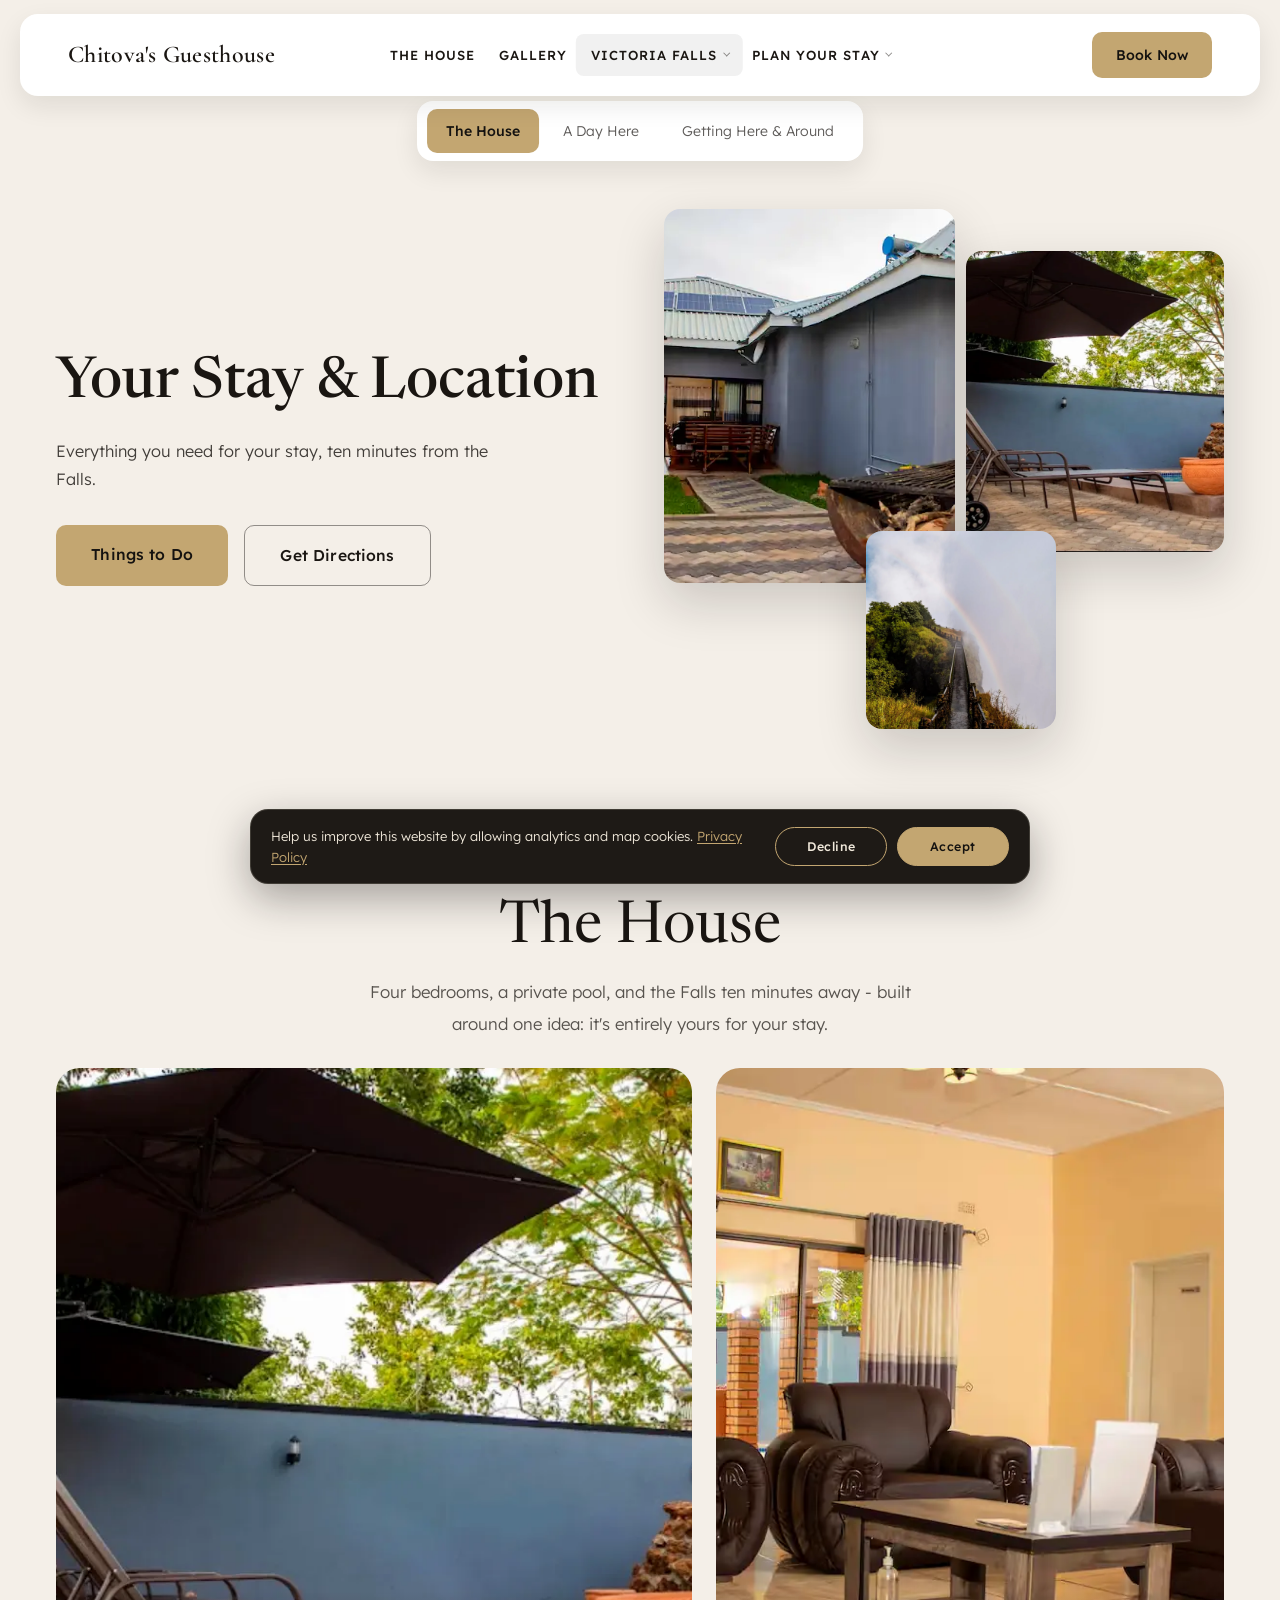
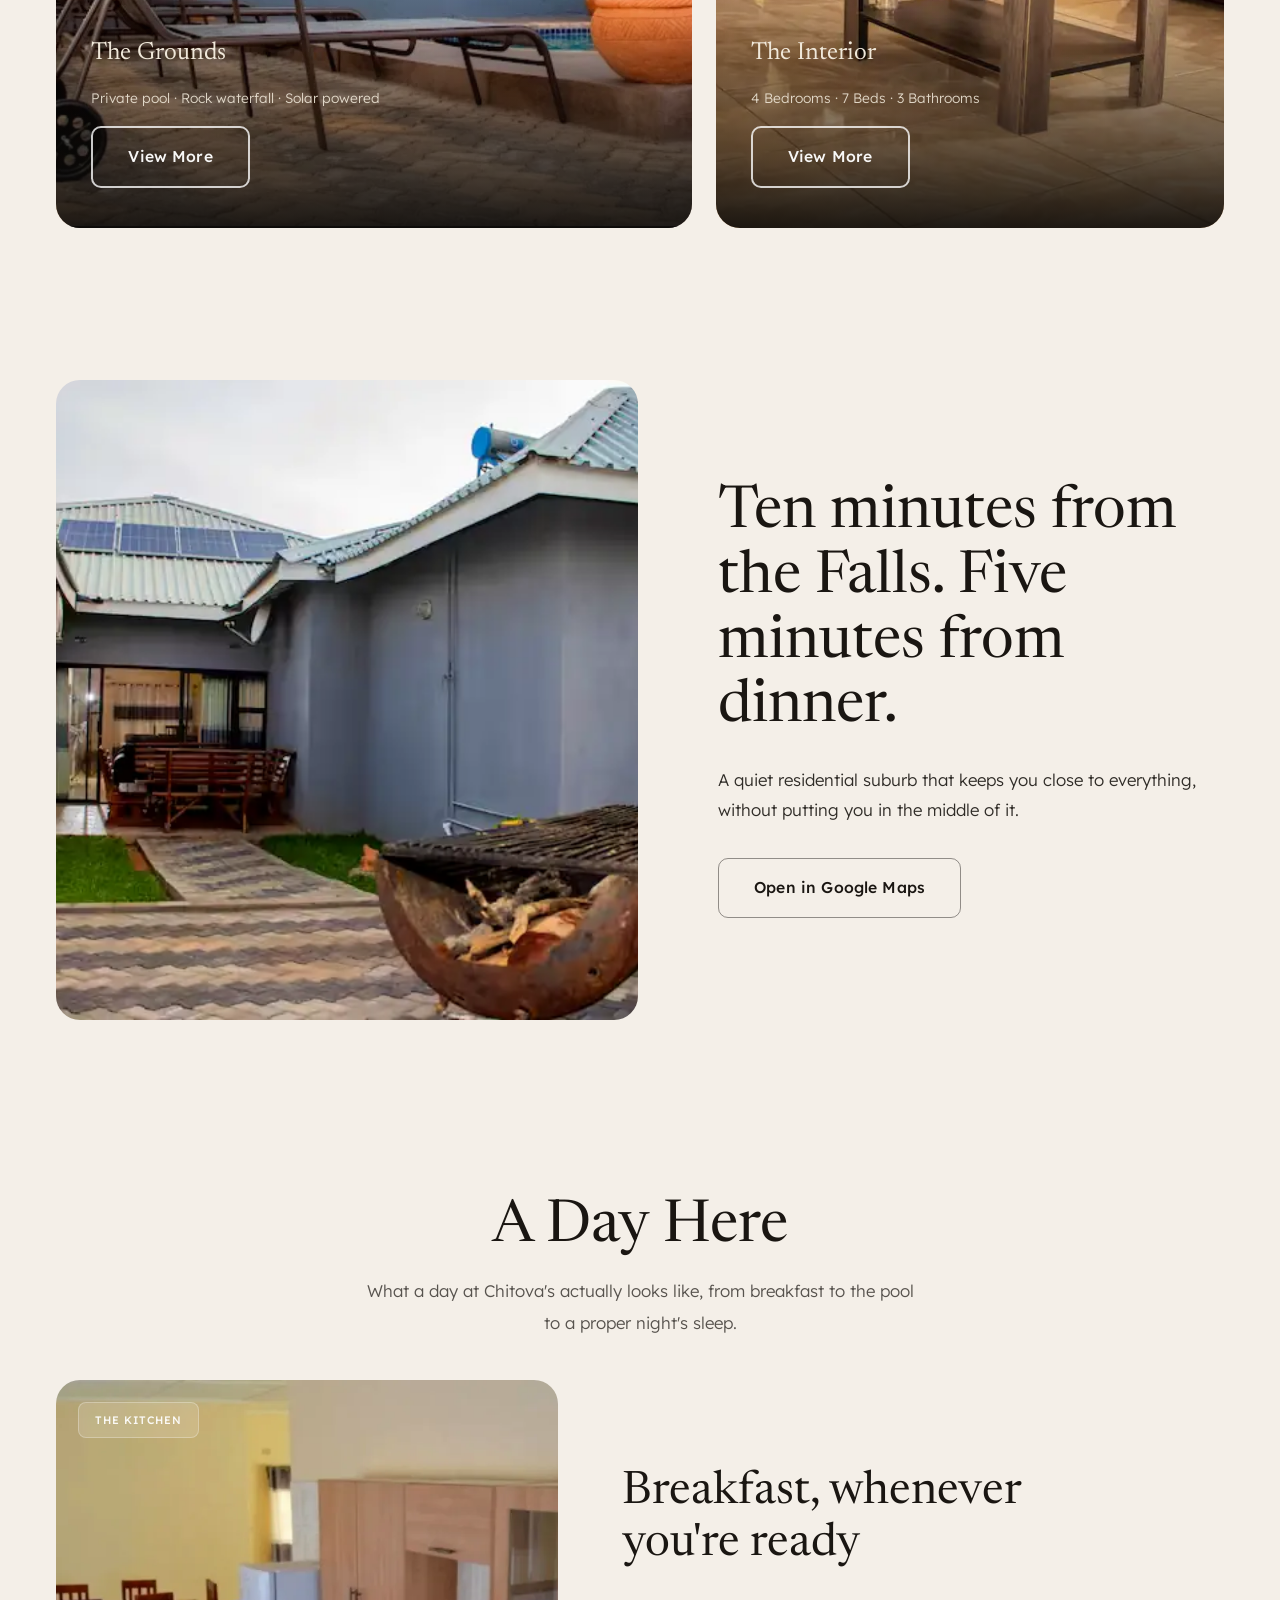
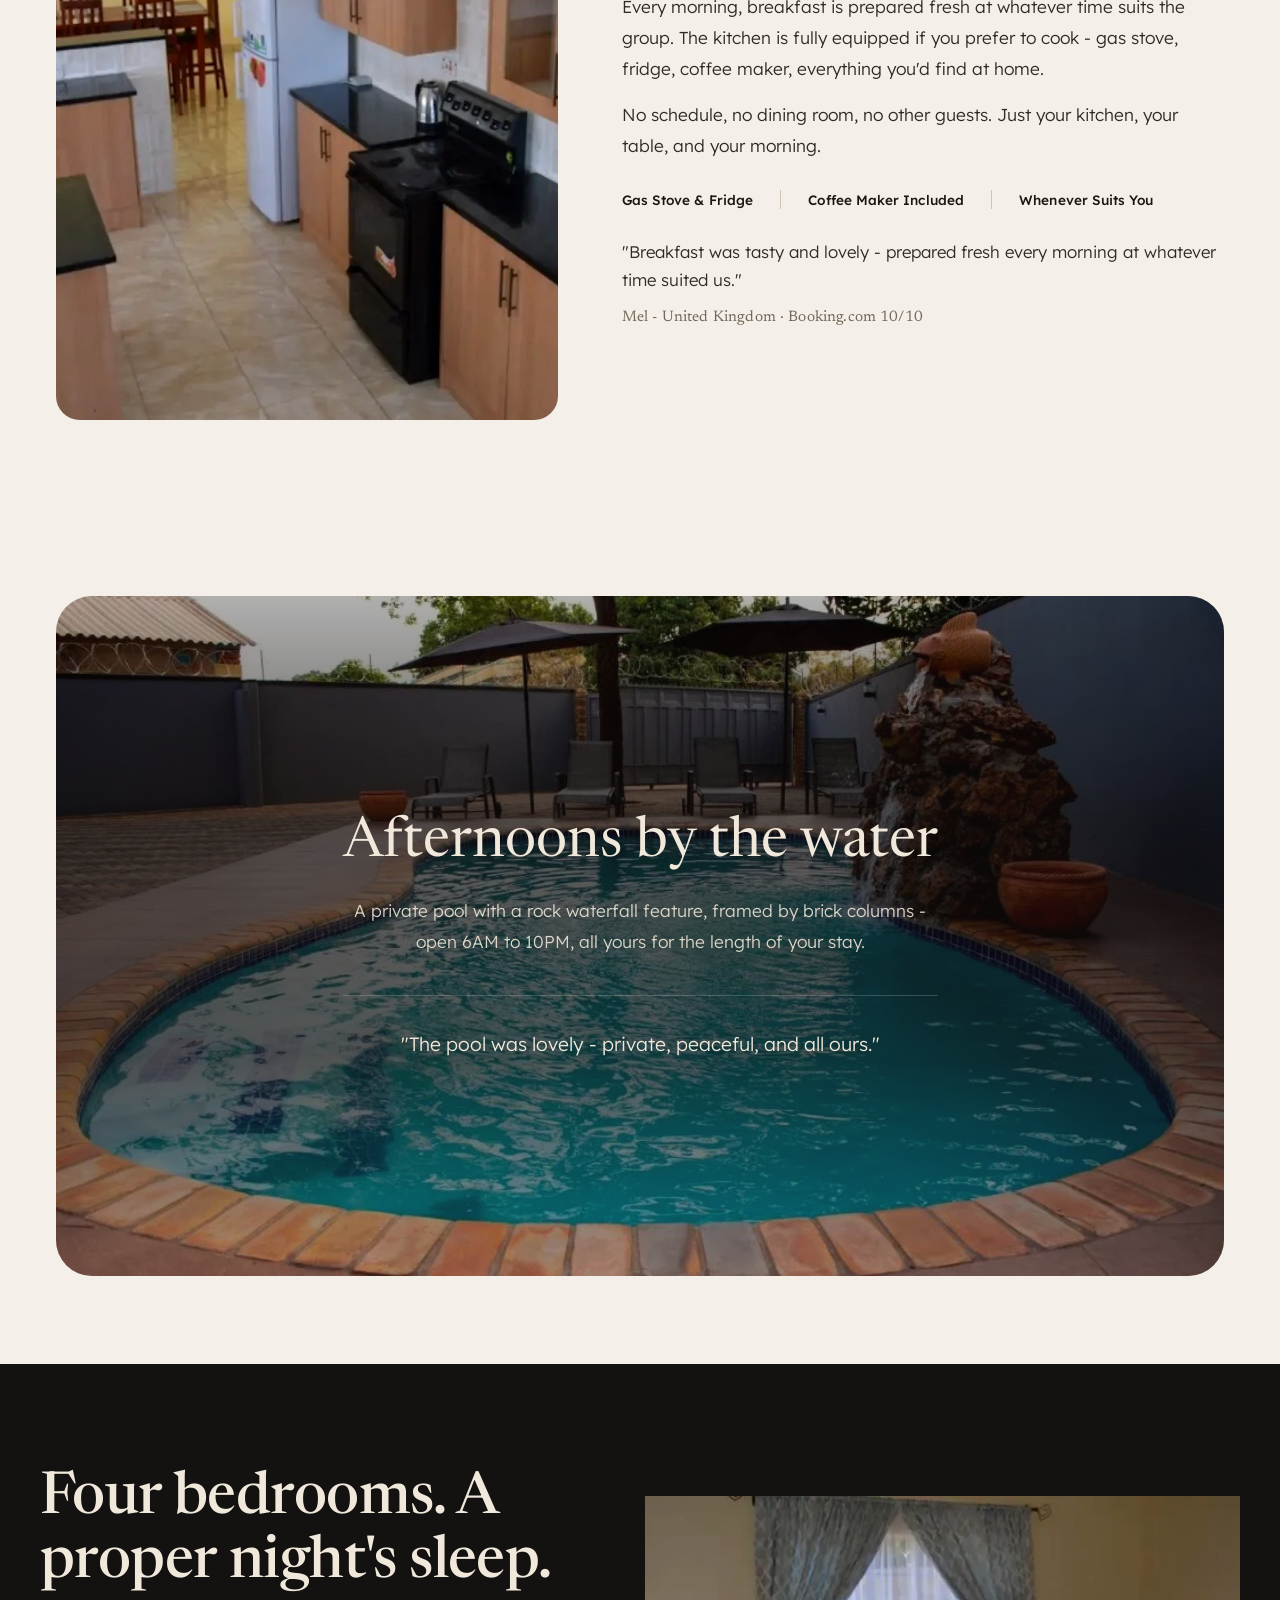
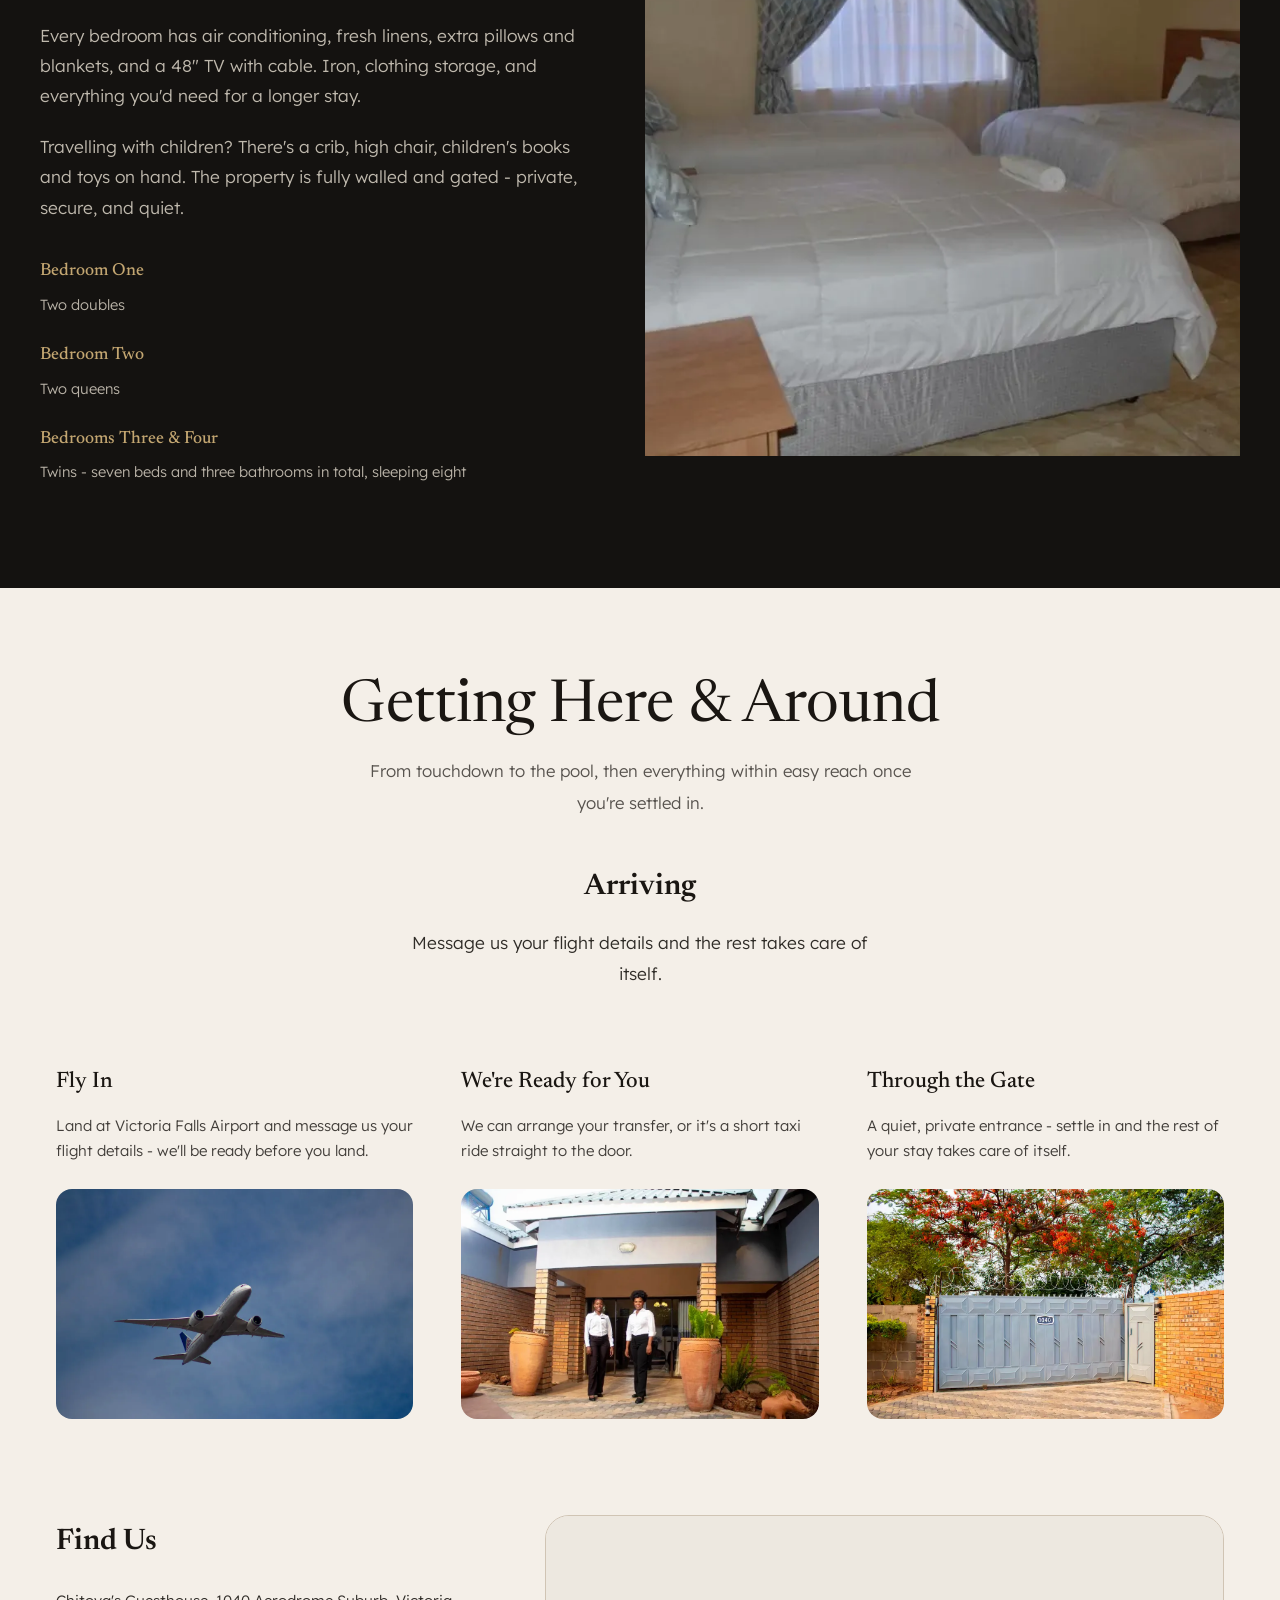
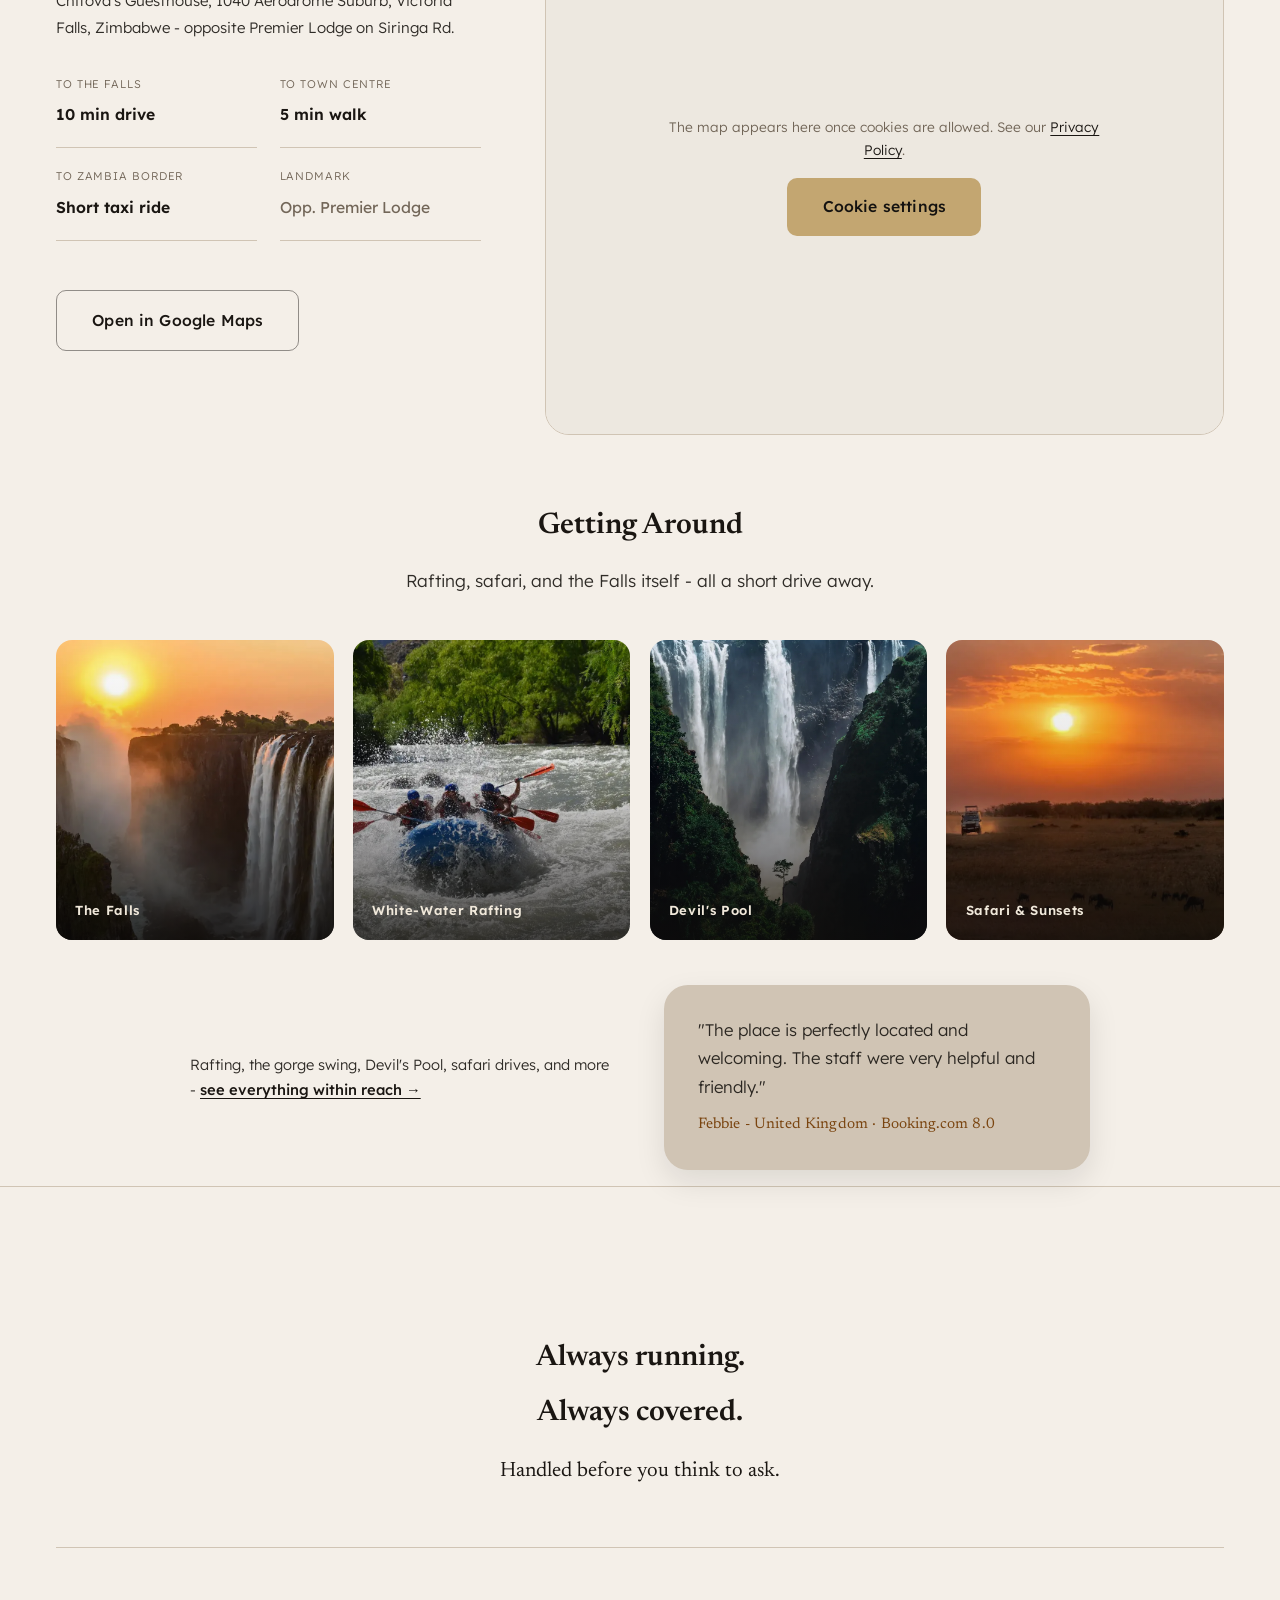
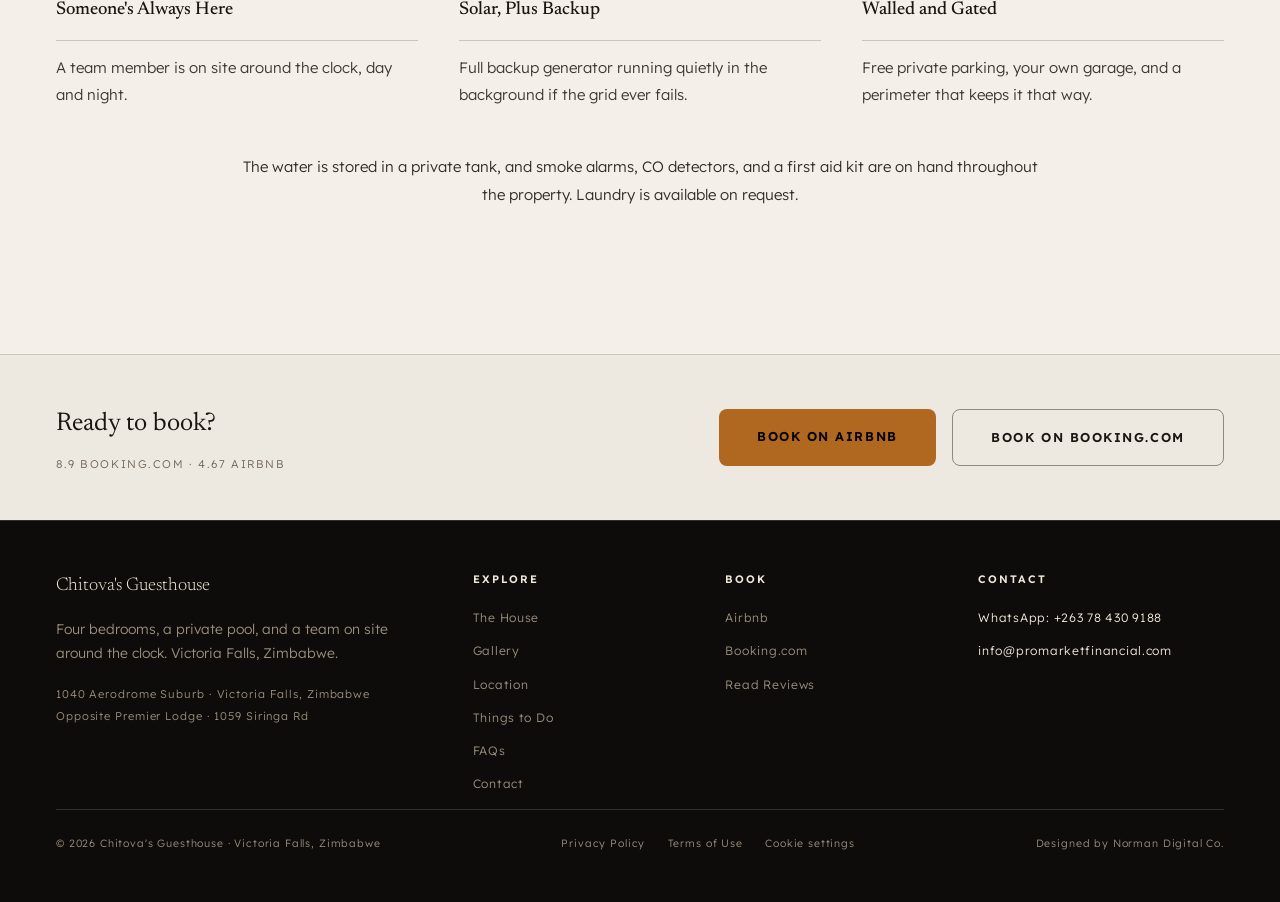
<file: location/index.html>
<!DOCTYPE html>
<html lang="en" data-root="../">
<head>
<meta charset="UTF-8"/>
<meta name="viewport" content="width=device-width, initial-scale=1.0"/>
<title>Stay &amp; Location | Chitova's Guesthouse, Victoria Falls</title>
<meta name="description" content="Where Chitova's Guesthouse sits in Victoria Falls: ten minutes from the Falls and a short walk to town. See the house, a day here, and how to get here and around."/>
<meta name="robots" content="index, follow, max-image-preview:large, max-snippet:-1, max-video-preview:-1"/>
<meta name="theme-color" content="#141210"/>
<link rel="canonical" href="https://chitovasguesthouse.com/location/"/>
<meta property="og:type" content="website"/>
<meta property="og:site_name" content="Chitova's Guesthouse"/>
<meta property="og:locale" content="en_US"/>
<meta property="og:title" content="Stay &amp; Location | Chitova's Guesthouse, Victoria Falls"/>
<meta property="og:description" content="Where Chitova's Guesthouse sits in Victoria Falls: ten minutes from the Falls and a short walk to town. See the house, a day here, and how to get here and around."/>
<meta property="og:url" content="https://chitovasguesthouse.com/location/"/>
<meta property="og:image" content="https://chitovasguesthouse.com/og-image.jpg"/>
<meta property="og:image:width" content="1200"/>
<meta property="og:image:height" content="630"/>
<meta property="og:image:alt" content="Chitova's Guesthouse, a private guesthouse in Victoria Falls, Zimbabwe"/>
<meta name="twitter:card" content="summary_large_image"/>
<meta name="twitter:title" content="Stay &amp; Location | Chitova's Guesthouse, Victoria Falls"/>
<meta name="twitter:description" content="Where Chitova's Guesthouse sits in Victoria Falls: ten minutes from the Falls and a short walk to town. See the house, a day here, and how to get here and around."/>
<meta name="twitter:image" content="https://chitovasguesthouse.com/og-image.jpg"/>
<link rel="icon" href="/favicon.ico" sizes="48x48"/>
<link rel="icon" type="image/png" sizes="32x32" href="/favicon-32.png"/>
<link rel="apple-touch-icon" href="/apple-touch-icon.png"/>
<link rel="manifest" href="/site.webmanifest"/>
<link rel="preload" href="../assets/fonts/lexend-latin-wght-normal.woff2" as="font" type="font/woff2" crossorigin/>
<link rel="preload" href="../assets/fonts/newsreader-latin-opsz-normal.woff2" as="font" type="font/woff2" crossorigin/>
<link rel="preload" href="../assets/fonts/cormorant-garamond-latin-600-normal.woff2" as="font" type="font/woff2" crossorigin/>
<link rel="stylesheet" href="../assets/css/site.css?v=ce4c051a"/>
<noscript><style>.reveal,.img-reveal,.photo-reveal{opacity:1!important;transform:none!important}</style></noscript>
<script type="application/ld+json">
{
 "@context": "https://schema.org",
 "@graph": [
  {
   "@type": "LodgingBusiness",
   "@id": "https://chitovasguesthouse.com/#lodging",
   "name": "Chitova's Guesthouse",
   "description": "A private guesthouse in Victoria Falls, Zimbabwe. Four bedrooms for up to eight guests, a private pool with rock waterfall, daily breakfast, solar backup, fully walled and gated.",
   "url": "https://chitovasguesthouse.com/",
   "telephone": "+263784309188",
   "email": "info@promarketfinancial.com",
   "image": [
    "https://chitovasguesthouse.com/og-image.jpg",
    "https://chitovasguesthouse.com/images/guesthouse-exterior-59a75f.webp",
    "https://chitovasguesthouse.com/images/pool-rock-waterfall-35001c.webp",
    "https://chitovasguesthouse.com/images/open-plan-lounge-a2492e.webp"
   ],
   "address": {
    "@type": "PostalAddress",
    "streetAddress": "1040 Aerodrome Suburb, 1059 Siringa Rd",
    "addressLocality": "Victoria Falls",
    "addressCountry": "ZW"
   },
   "geo": {
    "@type": "GeoCoordinates",
    "latitude": -17.9316193,
    "longitude": 25.8284744
   },
   "hasMap": "https://www.google.com/maps/search/?api=1&query=Chitova%27s+Guesthouse%2C+Victoria+Falls%2C+Zimbabwe",
   "numberOfRooms": 4,
   "amenityFeature": [
    {
     "@type": "LocationFeatureSpecification",
     "name": "Private Pool",
     "value": true
    },
    {
     "@type": "LocationFeatureSpecification",
     "name": "High-Speed WiFi",
     "value": true
    },
    {
     "@type": "LocationFeatureSpecification",
     "name": "Free Private Parking",
     "value": true
    },
    {
     "@type": "LocationFeatureSpecification",
     "name": "Backup Generator",
     "value": true
    },
    {
     "@type": "LocationFeatureSpecification",
     "name": "Daily Breakfast",
     "value": true
    }
   ],
   "containsPlace": {
    "@type": "House",
    "name": "Chitova's Guesthouse (entire house)",
    "numberOfBedrooms": 4,
    "numberOfBathroomsTotal": 3,
    "occupancy": {
     "@type": "QuantitativeValue",
     "maxValue": 8
    }
   },
   "sameAs": [
    "https://www.airbnb.com/rooms/24730551",
    "https://www.booking.com/hotel/zw/chitovas-guesthouse.html"
   ]
  },
  {
   "@type": "WebSite",
   "@id": "https://chitovasguesthouse.com/#website",
   "url": "https://chitovasguesthouse.com/",
   "name": "Chitova's Guesthouse",
   "inLanguage": "en",
   "publisher": {
    "@id": "https://chitovasguesthouse.com/#lodging"
   }
  },
  {
   "@type": "WebPage",
   "@id": "https://chitovasguesthouse.com/location/#webpage",
   "url": "https://chitovasguesthouse.com/location/",
   "name": "Stay & Location | Chitova's Guesthouse, Victoria Falls",
   "description": "Where Chitova's Guesthouse sits in Victoria Falls: ten minutes from the Falls and a short walk to town. See the house, a day here, and how to get here and around.",
   "inLanguage": "en",
   "isPartOf": {
    "@id": "https://chitovasguesthouse.com/#website"
   },
   "about": {
    "@id": "https://chitovasguesthouse.com/#lodging"
   },
   "breadcrumb": {
    "@id": "https://chitovasguesthouse.com/location/#breadcrumb"
   },
   "primaryImageOfPage": {
    "@type": "ImageObject",
    "url": "https://chitovasguesthouse.com/og-image.jpg"
   }
  },
  {
   "@type": "BreadcrumbList",
   "@id": "https://chitovasguesthouse.com/location/#breadcrumb",
   "itemListElement": [
    {
     "@type": "ListItem",
     "position": 1,
     "name": "Home",
     "item": "https://chitovasguesthouse.com/"
    },
    {
     "@type": "ListItem",
     "position": 2,
     "name": "Stay & Location",
     "item": "https://chitovasguesthouse.com/location/"
    }
   ]
  }
 ]
}
</script>
</head>
<body class="intro-done">
<a class="skip-link" href="#location">Skip to main content</a>

<!-- MOBILE MENU -->
<div class="mobile-menu" id="mobile-menu" role="navigation" aria-label="Menu">
  <a href="../">The House</a>
  <a href="../gallery/">Gallery</a>
  <a href="../location/">Location</a>
  <a href="../things-to-do/">Things to Do</a>
  <a href="../contact/">Contact</a>
  <a href="../faq/">FAQs</a>
  <a class="mobile-book" href="https://www.airbnb.com/rooms/24730551" target="_blank" rel="noopener noreferrer">Book Now</a>
</div>


<!-- NAV -->
<nav id="nav" aria-label="Main">
  <a href="../" class="nav-logo">Chitova's Guesthouse</a>
  <ul class="nav-links">
    <li>
      <a href="../">The House</a>
    </li>
    <li>
      <a href="../gallery/">Gallery</a>
    </li>
    <li class="nav-dropdown-li">
      <a aria-current="page" class="current has-dropdown" href="#" role="button" aria-haspopup="true" aria-expanded="false" onclick="return toggleNavDropdown(this)">Victoria Falls</a>
      <div class="nav-dropdown">
        <div class="nav-dropdown-groups">
          <div class="nav-dropdown-group">
            <span class="nav-dropdown-label">The Destination</span>
            <a href="../location/" class="nav-dropdown-link">Your Stay &amp; Location</a>
            <a href="../things-to-do/" class="nav-dropdown-link">Things to Do</a>
          </div>
        </div>
      </div>
    </li>
    <li class="nav-dropdown-li">
      <a class="has-dropdown" href="#" role="button" aria-haspopup="true" aria-expanded="false" onclick="return toggleNavDropdown(this)">Plan Your Stay</a>
      <div class="nav-dropdown">
        <div class="nav-dropdown-groups">
          <div class="nav-dropdown-group">
            <span class="nav-dropdown-label">Book</span>
            <a class="nav-dropdown-link" href="https://www.airbnb.com/rooms/24730551" target="_blank" rel="noopener noreferrer">Book on Airbnb</a>
            <a class="nav-dropdown-link" href="https://www.booking.com/hotel/zw/chitovas-guesthouse.html" target="_blank" rel="noopener noreferrer">Book on Booking.com</a>
          </div>
          <div class="nav-dropdown-group">
            <span class="nav-dropdown-label">Get in Touch</span>
            <a href="../contact/" class="nav-dropdown-link">Contact &amp; Inquiries</a>
            <a href="../faq/" class="nav-dropdown-link">FAQs</a>
          </div>
        </div>
      </div>
    </li>
  </ul>
  <div class="nav-right">
    <a class="nav-book" href="https://www.airbnb.com/rooms/24730551" target="_blank" rel="noopener noreferrer">Book Now</a>
    <button type="button" class="nav-hamburger" id="hamburger" aria-label="Open menu" aria-expanded="false" aria-controls="mobile-menu" onclick="toggleMobileMenu()">
      <span></span><span></span><span></span>
    </button>
  </div>
</nav>



<main class="page" id="location" style="background:var(--cream)">

  <!-- Chapter jump bar (round 253): reuses Gallery's own .gallery-subnav pill component verbatim -
       same fixed position, same brass active pill, same scrollToGalleryPanel() - just pointed at
       Location's three existing chapters (The House / A Day Here / Getting Here &amp; Around) instead
       of Gallery's four photo groups. Those chapters have had no way to jump between them since the
       round-251 restructure. -->
  <nav class="gallery-subnav" aria-label="Location sections">
    <div class="gallery-subnav-links">
      <a href="#loc-house" onclick="scrollToGalleryPanel(this,'loc-house');return false;" class="active">The House</a>
      <a href="#loc-day" onclick="scrollToGalleryPanel(this,'loc-day');return false;">A Day Here</a>
      <a href="#loc-getting-here" onclick="scrollToGalleryPanel(this,'loc-getting-here');return false;">Getting Here &amp; Around</a>
    </div>
  </nav>
  <!-- HERO (round 248: reverted from full-bleed cinematic back to the boxed three-photo collage
       - same device as Gallery. Client found the full-bleed version too similar to Home's hero
       and preferred this. Nav stays solid here (not in nav-hero-page). -->
  <section class="gallery-hero">
    <div class="gallery-hero-text">
      <h1>Your Stay &amp; Location</h1>
      <p>Everything you need for your stay, ten minutes from the Falls.</p>
      <div class="gallery-hero-ctas">
        <a href="../things-to-do/" class="btn-primary">Things to Do</a>
        <a href="https://www.google.com/maps/place/Chitova's+Guesthouse/@-17.9316193,25.8284744,16z" target="_blank" rel="noopener noreferrer" class="btn-outline-lt">Get Directions</a>
      </div>
    </div>
    <div class="gallery-hero-collage">
      <img width="720" height="480" class="ghc-1" src="../images/house-exterior-street-45ec27.webp" alt="Chitova's Guesthouse exterior, quiet residential street" fetchpriority="high" decoding="async"/>
      <img width="1179" height="781" class="ghc-2" src="../images/pool-loungers-dusk-975415.webp" alt="Pool with loungers at dusk" decoding="async"/>
      <img width="1000" height="1501" class="ghc-3" src="../images/falls-boardwalk-mist-b2d175.webp" alt="Boardwalk leading into the mist and rainbow at Victoria Falls" style="object-position:center 68%" decoding="async"/>
    </div>
  </section>

  <!-- CHAPTER: THE HOUSE - round 251: the old "At a Glance" divider-split stat block (10 min /
       4&8 bedrooms / 24/7 team) sat right under the hero restating facts the page already gives
       properly elsewhere (Find Us has the drive time, Evenings has the bedroom breakdown, Safety
       &amp; Practical has the on-site team) - removed rather than kept as a redundant summary.
       "A closer look" now opens the page's first chapter instead. -->
  <section id="loc-house" class="location-chapter-heading section-cream chapter-anchor" style="padding:5.5rem 3.5rem 0">
    <h2>The House</h2>
    <p>Four bedrooms, a private pool, and the Falls ten minutes away - built around one idea: it's entirely yours for your stay.</p>
  </section>

  <section class="section-cream" style="padding-top:1.8rem;padding-bottom:1rem">
    <div class="max-w">
      <div class="amenity-lookbook reveal">
        <div class="amenity-lookbook-item">
          <img width="1179" height="781" src="../images/pool-loungers-dusk-975415.webp" alt="Pool with loungers at dusk" style="height:760px" loading="lazy" decoding="async"/>
          <div class="amenity-lookbook-label">
            <h3 class="amenity-lookbook-title">The Grounds</h3>
            <p class="amenity-lookbook-desc">Private pool · Rock waterfall · Solar powered</p>
            <a href="../gallery/#gallery-pool" class="btn-outline-dk btn-outline-dk-bright">View More</a>
          </div>
        </div>
        <div class="amenity-lookbook-item">
          <img width="1200" height="800" src="../images/living-room-c916ee.webp" alt="Living room at Chitova's" style="height:760px" loading="lazy" decoding="async"/>
          <div class="amenity-lookbook-label">
            <h3 class="amenity-lookbook-title">The Interior</h3>
            <p class="amenity-lookbook-desc">4 Bedrooms · 7 Beds · 3 Bathrooms</p>
            <a href="../gallery/#gallery-bedrooms" class="btn-outline-dk btn-outline-dk-bright">View More</a>
          </div>
        </div>
      </div>
    </div>
  </section>

  <!-- Where You'll Be - single dominant photo, monumental text, deliberately distinct from the homepage About split -->
  <section class="section-cream" style="padding-top:5.5rem;padding-bottom:5.5rem">
    <div class="max-w">
      <div class="amenity-row where-youll-be-row">
        <div class="amenity-row-img photo-reveal" style="height:640px">
          <img width="720" height="480" src="../images/house-exterior-street-45ec27.webp" alt="Chitova's Guesthouse exterior, quiet residential street" loading="lazy" decoding="async"/>
        </div>
        <div class="reveal">
          <h2 style="font-family:var(--playfair);font-size:clamp(2.4rem,4.6vw,4rem);font-weight:400;color:var(--text-lt);line-height:1.1;margin:0 0 1.5rem">Ten minutes from the Falls. Five minutes from dinner.</h2>
          <p class="body-lt" style="font-size:1.05rem">A quiet residential suburb that keeps you close to everything, without putting you in the middle of it.</p>
          <a href="https://www.google.com/maps/place/Chitova's+Guesthouse/@-17.9316193,25.8284744,16z" target="_blank" rel="noopener noreferrer" class="btn-outline-lt" style="margin-top:2rem;display:inline-block">Open in Google Maps</a>
        </div>
      </div>
    </div>
  </section>

  <!-- CHAPTER: A DAY HERE - round 251: this Mornings/Afternoons/Evenings arc was already working
       well, left untouched internally - just labeled as its own chapter now. -->
  <section id="loc-day" class="location-chapter-heading section-cream chapter-anchor" style="padding:5.5rem 3.5rem 0">
    <h2>A Day Here</h2>
    <p>What a day at Chitova's actually looks like, from breakfast to the pool to a proper night's sleep.</p>
  </section>

  <!-- Your Mornings - cream, 50/50 -->
  <section class="section-cream" style="padding-top:2.6rem;padding-bottom:5.5rem">
    <div class="max-w">
      <div class="amenity-row" style="min-height:640px">
        <div class="amenity-row-img photo-reveal" style="height:640px">
          <span class="amenity-row-tag">The Kitchen</span>
          <img width="1179" height="808" src="../images/kitchen-fb6663.webp" alt="Kitchen at Chitova's" loading="lazy" decoding="async"/>
        </div>
        <div class="reveal">
          <h3 style="font-family:var(--playfair);font-size:clamp(2.1rem,3.6vw,3.1rem);font-weight:400;color:var(--text-lt);line-height:1.12;margin-bottom:1.3rem">Breakfast, whenever<br>you're ready</h3>
          <p class="body-lt">Every morning, breakfast is prepared fresh at whatever time suits the group. The kitchen is fully equipped if you prefer to cook - gas stove, fridge, coffee maker, everything you'd find at home.</p>
          <p class="body-lt" style="margin-top:.9rem">No schedule, no dining room, no other guests. Just your kitchen, your table, and your morning.</p>
          <div class="fact-strip">
            <span class="fact-item">Gas Stove &amp; Fridge</span>
            <span class="fact-item">Coffee Maker Included</span>
            <span class="fact-item">Whenever Suits You</span>
          </div>
          <div class="amenity-pull-quote" style="margin-top:1.8rem;padding-top:0;border-top:none">
            <p>"Breakfast was tasty and lovely - prepared fresh every morning at whatever time suited us."</p>
            <cite>Mel - United Kingdom · Booking.com 10/10</cite>
          </div>
        </div>
      </div>
    </div>
  </section>

  <!-- Your Afternoons - inset rounded photo card, not an edge-to-edge banner -->
  <section class="section-cream" style="padding-top:5.5rem;padding-bottom:5.5rem">
    <div class="max-w">
      <div class="reveal" style="position:relative;border-radius:var(--radius-xl);overflow:hidden;padding:8.5rem 3.5rem;min-height:680px;display:flex;align-items:center;justify-content:center">
        <div style="position:absolute;inset:0"><img width="1024" height="683" src="../images/pool-rock-waterfall-35001c.webp" alt="Pool with rock waterfall feature at Chitova's" style="width:100%;height:100%;object-fit:cover" loading="lazy" decoding="async"/></div>
        <div style="position:absolute;inset:0;background:linear-gradient(180deg,rgba(14,12,10,0.32) 0%,rgba(14,12,10,0.68) 32%,rgba(14,12,10,0.68) 68%,rgba(14,12,10,0.32) 100%)"></div>
        <div style="position:relative;z-index:2;max-width:700px;margin:0 auto;text-align:center">
          <h3 class="title-dk" style="font-size:clamp(2.3rem,4.4vw,3.6rem);margin-bottom:1.2rem">Afternoons by the water</h3>
          <p class="body-dk" style="max-width:580px;margin:0 auto">A private pool with a rock waterfall feature, framed by brick columns - open 6AM to 10PM, all yours for the length of your stay.</p>
          <div style="margin-top:2.4rem;padding-top:2rem;border-top:1px solid rgba(240,232,218,0.2)">
            <p style="font-family:var(--barlow);font-size:1.2rem;font-style:normal;color:var(--text-dk);line-height:1.7">"The pool was lovely - private, peaceful, and all ours."</p>
          </div>
        </div>
      </div>
    </div>
  </section>

  <!-- Your Evenings - full-bleed dark band, reusing Todo's own villa-dark-band/villa-dark-split
       device. This gives Location a second "big breath" moment (alongside Afternoons by the
       water) so its pacing matches the rhythm Todo already has, instead of staying boxed-in-cream
       the whole way down. The room-by-room breakdown was previously one run-on sentence; splitting
       it into the same fact-list format Todo uses (villa-dark-split-facts) also removes the
       AC/TV/crib icon grid below, which was restating facts the paragraph above it already gave. -->
  <section class="villa-dark-band">
    <div class="villa-dark-band-inner villa-dark-split">
      <div class="reveal">
        <h2>Four bedrooms. A proper night's sleep.</h2>
        <p class="villa-section-lede">Every bedroom has air conditioning, fresh linens, extra pillows and blankets, and a 48" TV with cable. Iron, clothing storage, and everything you'd need for a longer stay.</p>
        <p class="villa-section-lede">Travelling with children? There's a crib, high chair, children's books and toys on hand. The property is fully walled and gated - private, secure, and quiet.</p>
        <div class="villa-dark-split-facts">
          <div><h5>Bedroom One</h5><p>Two doubles</p></div>
          <div><h5>Bedroom Two</h5><p>Two queens</p></div>
          <div><h5>Bedrooms Three &amp; Four</h5><p>Twins - seven beds and three bathrooms in total, sleeping eight</p></div>
        </div>
      </div>
      <div class="villa-dark-split-media photo-reveal">
        <img width="1024" height="681" src="../images/bedroom-one-f3a3cf.webp" alt="Bedroom one at Chitova's" loading="lazy" decoding="async"/>
      </div>
    </div>
  </section>

  <!-- CHAPTER: GETTING HERE &amp; AROUND - round 251: this used to be three separate, scattered
       sections (the transfer trio right after "Where You'll Be", Find Us + map near the bottom,
       the reach-grid squeezed between Evenings and Find Us) reading like three unrelated devices
       stacked top to bottom. Grouped into one chapter, in the order a guest actually needs it:
       how you get here, exactly where it is, then what's around it once you have. -->
  <section id="loc-getting-here" class="location-chapter-heading section-cream chapter-anchor" style="padding:5.5rem 3.5rem 0">
    <h2>Getting Here &amp; Around</h2>
    <p>From touchdown to the pool, then everything within easy reach once you're settled in.</p>
  </section>

  <section style="background:var(--cream);padding:2.6rem 3.5rem 3rem">
    <div style="max-width:1180px;margin:0 auto">
      <div style="text-align:center;margin-bottom:4.5rem">
        <h3 class="amenity-cat-title-lt">Arriving</h3>
        <p class="body-lt" style="max-width:480px;margin:.6rem auto 0">Message us your flight details and the rest takes care of itself.</p>
      </div>
      <div class="transfer-trio">
        <div class="transfer-item reveal">
          <h4>Fly In</h4>
          <p>Land at Victoria Falls Airport and message us your flight details - we'll be ready before you land.</p>
          <div class="transfer-photo"><img width="1200" height="800" src="../images/airplane-in-flight-fd4bb5.webp" alt="Airplane in flight, arriving in Victoria Falls" loading="lazy" decoding="async"/></div>
        </div>
        <div class="transfer-item reveal">
          <h4>We're Ready for You</h4>
          <p>We can arrange your transfer, or it's a short taxi ride straight to the door.</p>
          <div class="transfer-photo"><img width="1024" height="683" src="../images/team-at-entrance-ecf405.webp" alt="Staff ready to welcome guests" loading="lazy" decoding="async"/></div>
        </div>
        <div class="transfer-item reveal">
          <h4>Through the Gate</h4>
          <p>A quiet, private entrance - settle in and the rest of your stay takes care of itself.</p>
          <div class="transfer-photo"><img width="1200" height="800" src="../images/entrance-gate-1c5898.webp" alt="Entrance gate at Chitova's" loading="lazy" decoding="async"/></div>
        </div>
      </div>
    </div>
  </section>

  <section class="section-cream" style="padding-top:3rem;padding-bottom:3rem">
    <div class="max-w">
      <div class="find-us-row">
        <div class="reveal">
          <h3 class="amenity-cat-title-lt" style="margin-bottom:1rem">Find Us</h3>
          <p style="font-size:.94rem;color:rgba(26,22,18,0.9);line-height:1.82;margin-bottom:2rem">Chitova's Guesthouse, 1040 Aerodrome Suburb, Victoria Falls, Zimbabwe - opposite Premier Lodge on Siringa Rd.</p>
          <div class="distance-grid">
            <div class="distance-item">
              <span class="distance-label">To the Falls</span><span class="distance-value">10 min drive</span>
            </div>
            <div class="distance-item">
              <span class="distance-label">To Town Centre</span><span class="distance-value">5 min walk</span>
            </div>
            <div class="distance-item">
              <span class="distance-label">To Zambia Border</span><span class="distance-value">Short taxi ride</span>
            </div>
            <div class="distance-item">
              <span class="distance-label">Landmark</span><span class="distance-value" style="color:var(--muted-lt);font-weight:400">Opp. Premier Lodge</span>
            </div>
          </div>
          <a href="https://www.google.com/maps/place/Chitova's+Guesthouse/@-17.9316193,25.8284744,16z" target="_blank" rel="noopener noreferrer" class="btn-outline-lt" style="margin-top:2rem;display:inline-block">Open in Google Maps</a>
        </div>
        <div class="map-embed" id="map-embed" style="border-color:var(--border-lt)" data-map-src="https://maps.google.com/maps?q=Chitova's+Guesthouse,Victoria+Falls,Zimbabwe&amp;z=15&amp;output=embed">
          <div class="map-consent">
            <p>The map appears here once cookies are allowed. See our <a href="../privacy-policy/">Privacy Policy</a>.</p>
            <div class="map-consent-actions">
              <a class="btn-primary" href="#" role="button" onclick="return showCookieSettings()">Cookie settings</a>
            </div>
          </div>
        </div>
      </div>
    </div>
  </section>

  <section style="background:var(--cream);padding:1rem 3.5rem 1rem">
    <div style="max-width:1180px;margin:0 auto">
      <div style="text-align:center;margin-bottom:2.8rem">
        <h3 class="amenity-cat-title-lt" style="margin-bottom:.6rem">Getting Around</h3>
        <p class="body-lt" style="max-width:480px;margin:0 auto">Rafting, safari, and the Falls itself - all a short drive away.</p>
      </div>
      <div class="reach-grid">
        <a href="../things-to-do/" class="reach-tile photo-reveal">
          <img width="1200" height="799" src="../images/victoria-falls-wide-view-e43f2f.webp" alt="Victoria Falls wide view" loading="lazy" decoding="async"/>
          <span class="reach-tile-label">The Falls</span>
        </a>
        <a href="../things-to-do/" class="reach-tile photo-reveal">
          <img width="1200" height="802" src="../images/white-water-rafting-zambezi-485a4b.webp" alt="White water rafting on the Zambezi" loading="lazy" decoding="async"/>
          <span class="reach-tile-label">White-Water Rafting</span>
        </a>
        <a href="../things-to-do/" class="reach-tile photo-reveal">
          <img width="1000" height="1499" src="../images/devils-pool-victoria-falls-5ffbe7.webp" alt="Devil's Pool at Victoria Falls" loading="lazy" decoding="async"/>
          <span class="reach-tile-label">Devil's Pool</span>
        </a>
        <a href="../things-to-do/" class="reach-tile photo-reveal">
          <img width="1200" height="705" src="../images/safari-game-drive-sunset-7e575e.webp" alt="Safari game drive at sunset" loading="lazy" decoding="async"/>
          <span class="reach-tile-label">Safari &amp; Sunsets</span>
        </a>
      </div>
      <div class="reach-quote-row reveal">
        <p style="font-size:.92rem;font-weight:300;color:rgba(26,22,18,0.9);line-height:1.75">Rafting, the gorge swing, Devil's Pool, safari drives, and more - <a href="../things-to-do/" style="color:var(--text-lt);text-decoration:underline;text-underline-offset:3px;cursor:pointer;font-weight:500">see everything within reach →</a></p>
        <div class="amenity-pull-quote pull-quote-elevated" style="margin:0">
          <p>"The place is perfectly located and welcoming. The staff were very helpful and friendly."</p>
          <cite>Febbie - United Kingdom · Booking.com 8.0</cite>
        </div>
      </div>
    </div>
  </section>

  <!-- Safety &amp; Practical - round 254: dropped the tinted-card-box grid (same AI-tell already
       banned and fixed twice elsewhere on this site) for a plain heading+hairline-rule list, and
       removed the second stacked divider before the closing paragraph so there's one hairline for
       the whole block. Content kept - the water tank/smoke alarm/CO detector/first aid facts are
       genuinely not stated anywhere else on the site, and this is a natural reassurance beat right
       before the booking bar. -->
  <div class="amenity-practical">
    <div class="amenity-practical-inner">
      <div style="text-align:center;margin-bottom:3.5rem">
        <h3 class="amenity-cat-title-lt" style="margin-bottom:.6rem">Always running.<br>Always covered.</h3>
        <p style="font-family:var(--playfair);font-size:1.3rem;font-weight:400;color:var(--text-lt)">Handled before you think to ask.</p>
      </div>
      <div class="practical-spec-grid reveal" style="border-top:1px solid var(--border-lt);padding-top:2.8rem;margin-bottom:2.8rem">
        <div>
          <h5>Someone's Always Here</h5>
          <p>A team member is on site around the clock, day and night.</p>
        </div>
        <div>
          <h5>Solar, Plus Backup</h5>
          <p>Full backup generator running quietly in the background if the grid ever fails.</p>
        </div>
        <div>
          <h5>Walled and Gated</h5>
          <p>Free private parking, your own garage, and a perimeter that keeps it that way.</p>
        </div>
      </div>
      <div style="max-width:820px;margin:2.6rem auto 0">
        <p style="font-size:.94rem;font-weight:300;color:rgba(26,22,18,0.9);line-height:1.9;font-family:var(--barlow);text-align:center">The water is stored in a private tank, and smoke alarms, CO detectors, and a first aid kit are on hand throughout the property. Laundry is available on request.</p>
      </div>
    </div>
  </div>

  <section class="book-bar-lt">
    <div class="book-bar-lt-text">
      <span class="book-bar-lt-heading">Ready to book?</span>
      <span class="book-bar-lt-sub">8.9 Booking.com &middot; 4.67 Airbnb</span>
    </div>
    <div class="book-platforms"><a href="https://www.airbnb.com/rooms/24730551" target="_blank" rel="noopener noreferrer" class="platform-btn platform-airbnb">Book on Airbnb</a><a href="https://www.booking.com/hotel/zw/chitovas-guesthouse.html" target="_blank" rel="noopener noreferrer" class="platform-btn platform-booking-lt">Book on Booking.com</a></div>
  </section>
</main>
<footer><div class="footer-inner"><div><div class="footer-logo">Chitova's Guesthouse</div><p class="footer-tagline">Four bedrooms, a private pool, and a team on site around the clock. Victoria Falls, Zimbabwe.</p><address class="footer-address" style="font-style:normal">1040 Aerodrome Suburb · Victoria Falls, Zimbabwe<br>Opposite Premier Lodge · 1059 Siringa Rd</address></div><div><div class="footer-col-title">Explore</div><div class="footer-links"><a href="../">The House</a><a href="../gallery/">Gallery</a><a href="../location/">Location</a><a href="../things-to-do/">Things to Do</a><a href="../faq/">FAQs</a><a href="../contact/">Contact</a></div></div><div><div class="footer-col-title">Book</div><div class="footer-links"><a href="https://www.airbnb.com/rooms/24730551" target="_blank" rel="noopener noreferrer">Airbnb</a><a href="https://www.booking.com/hotel/zw/chitovas-guesthouse.html" target="_blank" rel="noopener noreferrer">Booking.com</a><a href="https://www.booking.com/hotel/zw/chitovas-guesthouse.html#tab-reviews" target="_blank" rel="noopener noreferrer">Read Reviews</a></div></div><div><div class="footer-col-title">Contact</div><div class="footer-contact-col"><a href="https://wa.me/263784309188" target="_blank" rel="noopener noreferrer">WhatsApp: +263 78 430 9188</a><a href="mailto:info@promarketfinancial.com">info@promarketfinancial.com</a></div></div></div><div class="footer-bottom"><span class="footer-copy">© 2026 Chitova's Guesthouse · Victoria Falls, Zimbabwe</span><span class="footer-legal"><a href="../privacy-policy/">Privacy Policy</a><a href="../terms/">Terms of Use</a></span><span class="footer-copy"><a class="footer-credit" href="https://normandigitalco.com" target="_blank" rel="noopener">Designed by Norman Digital Co.</a></span></div></footer>

<script src="../assets/js/site.js?v=cdd8c095" defer></script>
</body>
</html>
</file>
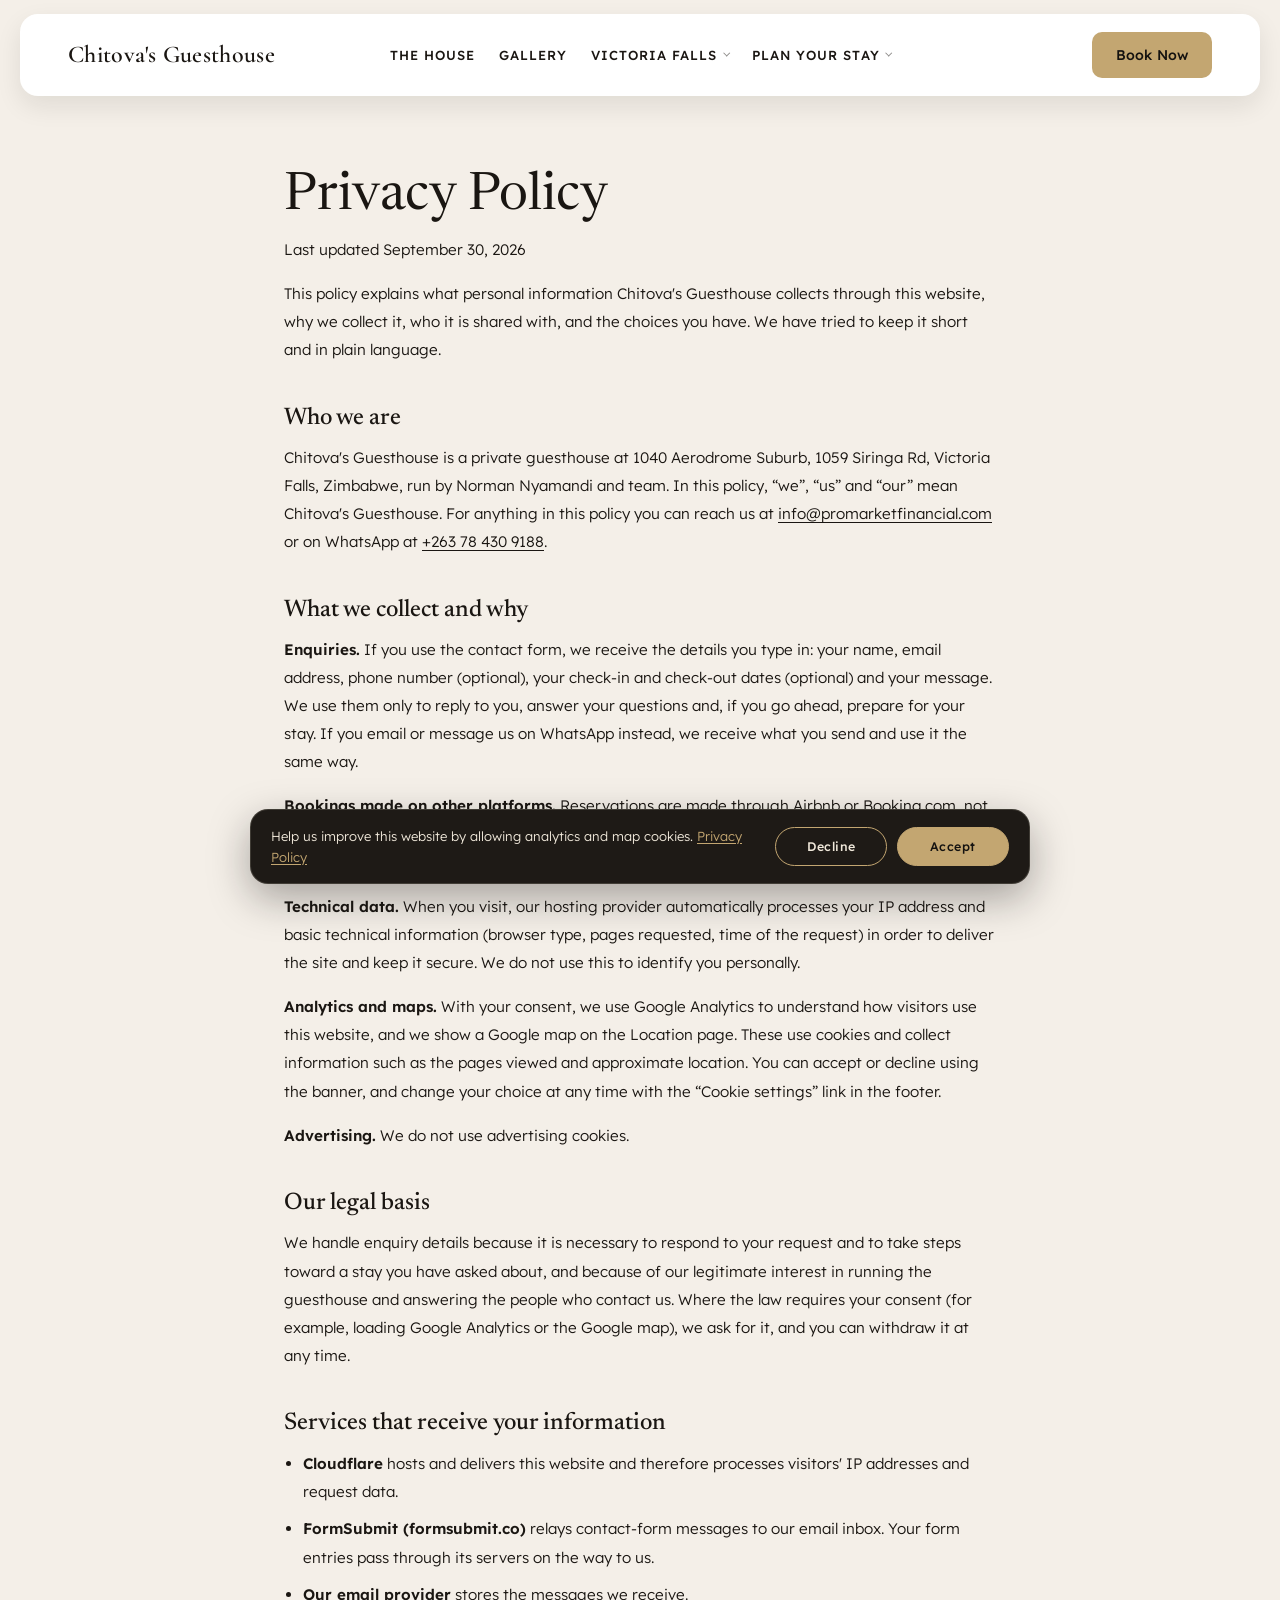
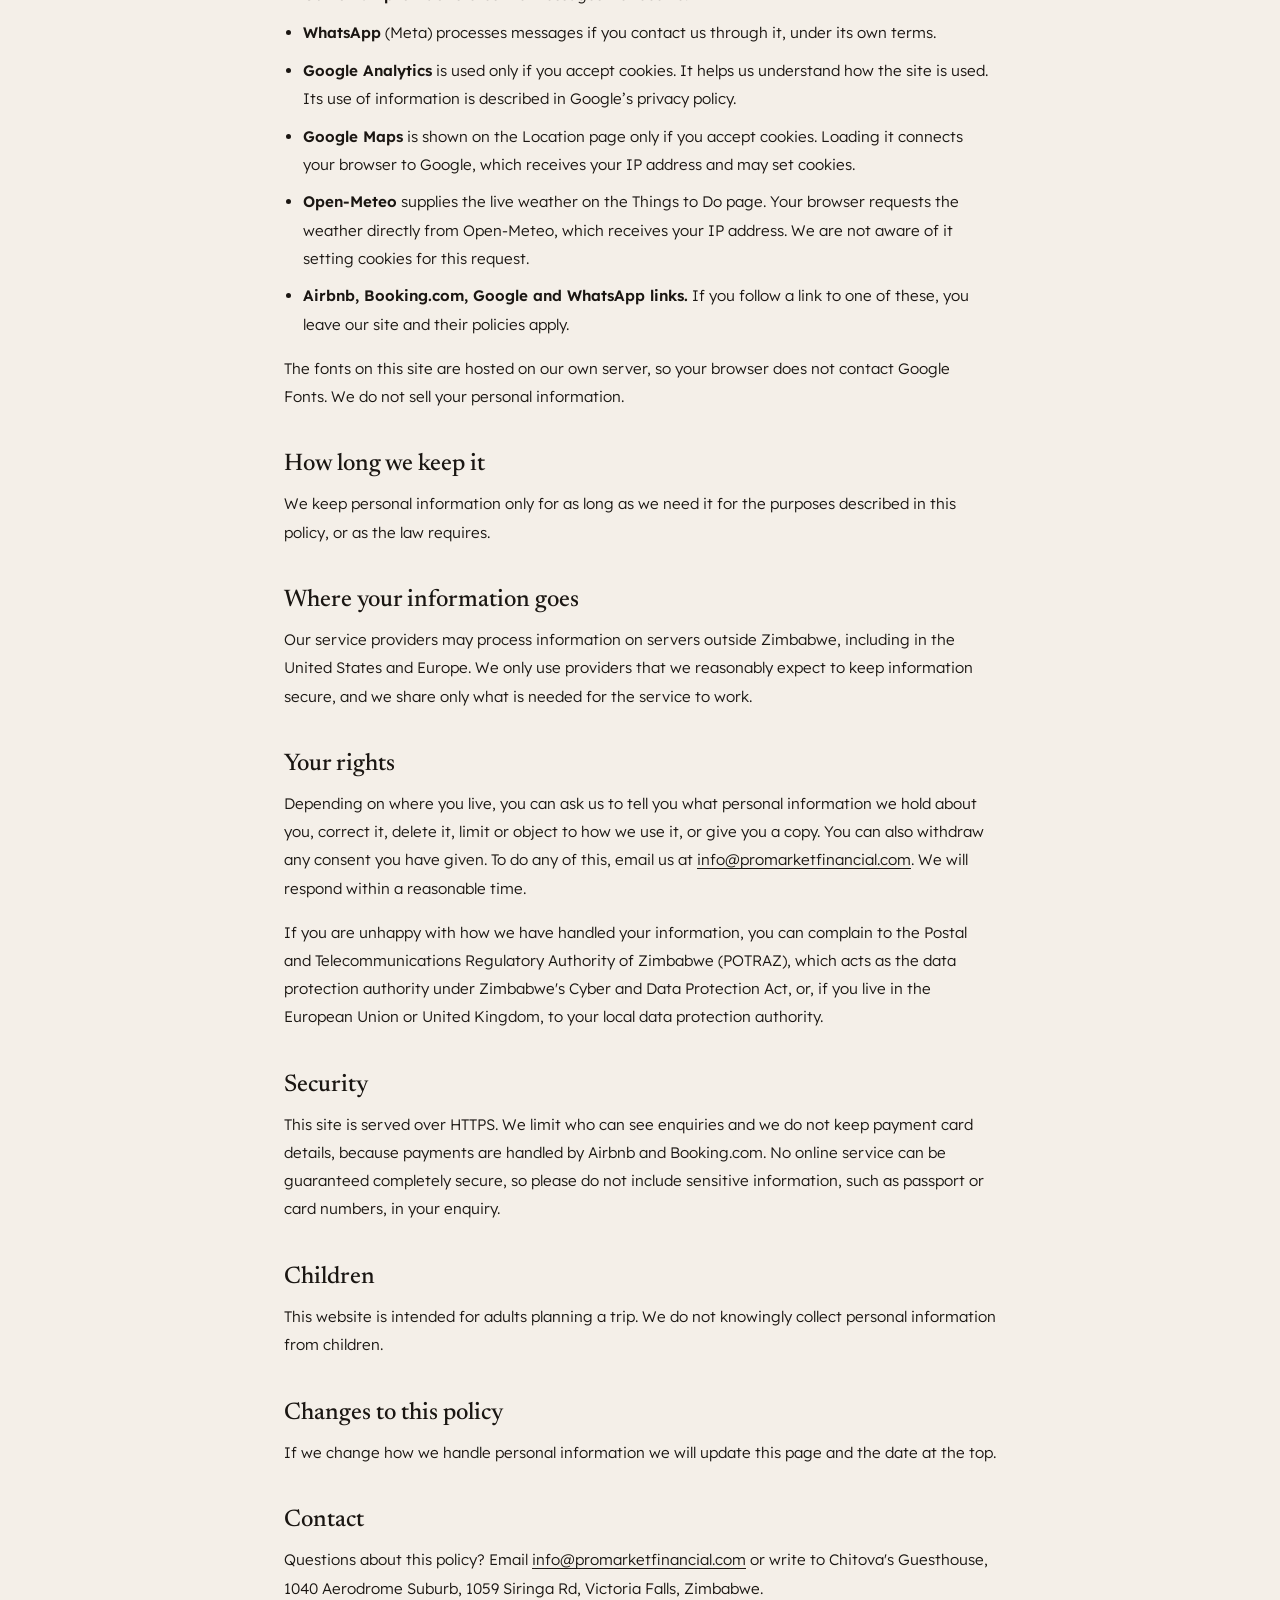
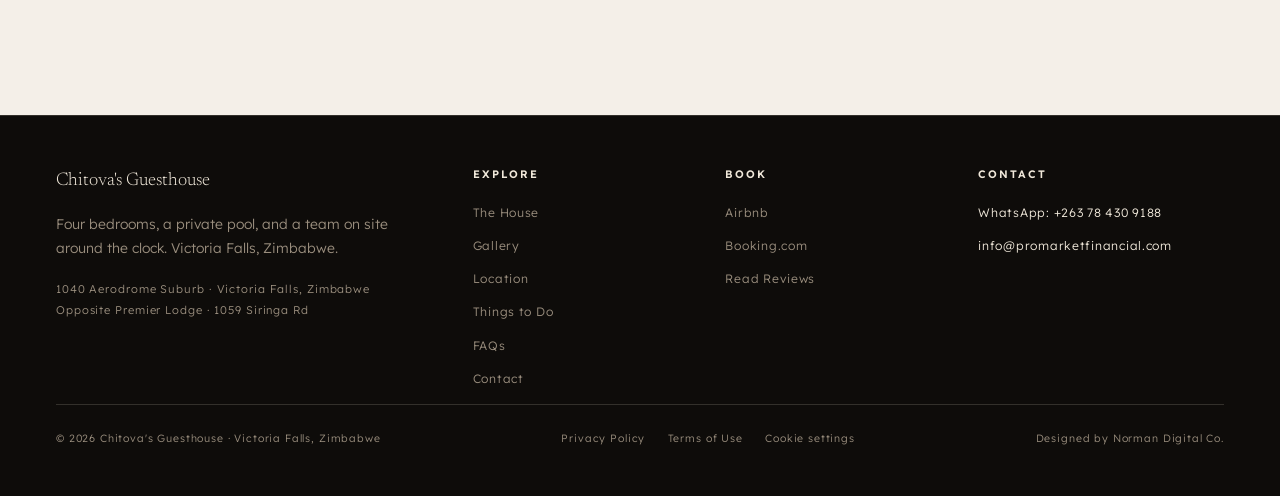
<file: privacy-policy/index.html>
<!DOCTYPE html>
<html lang="en" data-root="../">
<head>
<meta charset="UTF-8"/>
<meta name="viewport" content="width=device-width, initial-scale=1.0"/>
<title>Privacy Policy | Chitova's Guesthouse</title>
<meta name="description" content="How Chitova's Guesthouse collects, uses and protects personal information on this website."/>
<meta name="robots" content="index, follow, max-image-preview:large, max-snippet:-1, max-video-preview:-1"/>
<meta name="theme-color" content="#141210"/>
<link rel="canonical" href="https://chitovasguesthouse.com/privacy-policy/"/>
<meta property="og:type" content="website"/>
<meta property="og:site_name" content="Chitova's Guesthouse"/>
<meta property="og:locale" content="en_US"/>
<meta property="og:title" content="Privacy Policy | Chitova's Guesthouse"/>
<meta property="og:description" content="How Chitova's Guesthouse collects, uses and protects personal information on this website."/>
<meta property="og:url" content="https://chitovasguesthouse.com/privacy-policy/"/>
<meta property="og:image" content="https://chitovasguesthouse.com/og-image.jpg"/>
<meta property="og:image:width" content="1200"/>
<meta property="og:image:height" content="630"/>
<meta property="og:image:alt" content="Chitova's Guesthouse, a private guesthouse in Victoria Falls, Zimbabwe"/>
<meta name="twitter:card" content="summary_large_image"/>
<meta name="twitter:title" content="Privacy Policy | Chitova's Guesthouse"/>
<meta name="twitter:description" content="How Chitova's Guesthouse collects, uses and protects personal information on this website."/>
<meta name="twitter:image" content="https://chitovasguesthouse.com/og-image.jpg"/>
<link rel="icon" href="/favicon.ico" sizes="48x48"/>
<link rel="icon" type="image/png" sizes="32x32" href="/favicon-32.png"/>
<link rel="apple-touch-icon" href="/apple-touch-icon.png"/>
<link rel="manifest" href="/site.webmanifest"/>
<link rel="preload" href="../assets/fonts/lexend-latin-wght-normal.woff2" as="font" type="font/woff2" crossorigin/>
<link rel="preload" href="../assets/fonts/newsreader-latin-opsz-normal.woff2" as="font" type="font/woff2" crossorigin/>
<link rel="preload" href="../assets/fonts/cormorant-garamond-latin-600-normal.woff2" as="font" type="font/woff2" crossorigin/>
<link rel="stylesheet" href="../assets/css/site.css?v=ce4c051a"/>
<noscript><style>.reveal,.img-reveal,.photo-reveal{opacity:1!important;transform:none!important}</style></noscript>
<script type="application/ld+json">
{
 "@context": "https://schema.org",
 "@graph": [
  {
   "@type": "LodgingBusiness",
   "@id": "https://chitovasguesthouse.com/#lodging",
   "name": "Chitova's Guesthouse",
   "description": "A private guesthouse in Victoria Falls, Zimbabwe. Four bedrooms for up to eight guests, a private pool with rock waterfall, daily breakfast, solar backup, fully walled and gated.",
   "url": "https://chitovasguesthouse.com/",
   "telephone": "+263784309188",
   "email": "info@promarketfinancial.com",
   "image": [
    "https://chitovasguesthouse.com/og-image.jpg",
    "https://chitovasguesthouse.com/images/guesthouse-exterior-59a75f.webp",
    "https://chitovasguesthouse.com/images/pool-rock-waterfall-35001c.webp",
    "https://chitovasguesthouse.com/images/open-plan-lounge-a2492e.webp"
   ],
   "address": {
    "@type": "PostalAddress",
    "streetAddress": "1040 Aerodrome Suburb, 1059 Siringa Rd",
    "addressLocality": "Victoria Falls",
    "addressCountry": "ZW"
   },
   "geo": {
    "@type": "GeoCoordinates",
    "latitude": -17.9316193,
    "longitude": 25.8284744
   },
   "hasMap": "https://www.google.com/maps/search/?api=1&query=Chitova%27s+Guesthouse%2C+Victoria+Falls%2C+Zimbabwe",
   "numberOfRooms": 4,
   "amenityFeature": [
    {
     "@type": "LocationFeatureSpecification",
     "name": "Private Pool",
     "value": true
    },
    {
     "@type": "LocationFeatureSpecification",
     "name": "High-Speed WiFi",
     "value": true
    },
    {
     "@type": "LocationFeatureSpecification",
     "name": "Free Private Parking",
     "value": true
    },
    {
     "@type": "LocationFeatureSpecification",
     "name": "Backup Generator",
     "value": true
    },
    {
     "@type": "LocationFeatureSpecification",
     "name": "Daily Breakfast",
     "value": true
    }
   ],
   "containsPlace": {
    "@type": "House",
    "name": "Chitova's Guesthouse (entire house)",
    "numberOfBedrooms": 4,
    "numberOfBathroomsTotal": 3,
    "occupancy": {
     "@type": "QuantitativeValue",
     "maxValue": 8
    }
   },
   "sameAs": [
    "https://www.airbnb.com/rooms/24730551",
    "https://www.booking.com/hotel/zw/chitovas-guesthouse.html"
   ]
  },
  {
   "@type": "WebSite",
   "@id": "https://chitovasguesthouse.com/#website",
   "url": "https://chitovasguesthouse.com/",
   "name": "Chitova's Guesthouse",
   "inLanguage": "en",
   "publisher": {
    "@id": "https://chitovasguesthouse.com/#lodging"
   }
  },
  {
   "@type": "WebPage",
   "@id": "https://chitovasguesthouse.com/privacy-policy/#webpage",
   "url": "https://chitovasguesthouse.com/privacy-policy/",
   "name": "Privacy Policy | Chitova's Guesthouse",
   "description": "How Chitova's Guesthouse collects, uses and protects personal information on this website.",
   "inLanguage": "en",
   "isPartOf": {
    "@id": "https://chitovasguesthouse.com/#website"
   },
   "about": {
    "@id": "https://chitovasguesthouse.com/#lodging"
   },
   "breadcrumb": {
    "@id": "https://chitovasguesthouse.com/privacy-policy/#breadcrumb"
   },
   "primaryImageOfPage": {
    "@type": "ImageObject",
    "url": "https://chitovasguesthouse.com/og-image.jpg"
   }
  },
  {
   "@type": "BreadcrumbList",
   "@id": "https://chitovasguesthouse.com/privacy-policy/#breadcrumb",
   "itemListElement": [
    {
     "@type": "ListItem",
     "position": 1,
     "name": "Home",
     "item": "https://chitovasguesthouse.com/"
    },
    {
     "@type": "ListItem",
     "position": 2,
     "name": "Privacy Policy",
     "item": "https://chitovasguesthouse.com/privacy-policy/"
    }
   ]
  }
 ]
}
</script>
</head>
<body class="intro-done">
<a class="skip-link" href="#privacy">Skip to main content</a>

<!-- MOBILE MENU -->
<div class="mobile-menu" id="mobile-menu" role="navigation" aria-label="Menu">
  <a href="../">The House</a>
  <a href="../gallery/">Gallery</a>
  <a href="../location/">Location</a>
  <a href="../things-to-do/">Things to Do</a>
  <a href="../contact/">Contact</a>
  <a href="../faq/">FAQs</a>
  <a class="mobile-book" href="https://www.airbnb.com/rooms/24730551" target="_blank" rel="noopener noreferrer">Book Now</a>
</div>


<!-- NAV -->
<nav id="nav" aria-label="Main">
  <a href="../" class="nav-logo">Chitova's Guesthouse</a>
  <ul class="nav-links">
    <li>
      <a href="../">The House</a>
    </li>
    <li>
      <a href="../gallery/">Gallery</a>
    </li>
    <li class="nav-dropdown-li">
      <a class="has-dropdown" href="#" role="button" aria-haspopup="true" aria-expanded="false" onclick="return toggleNavDropdown(this)">Victoria Falls</a>
      <div class="nav-dropdown">
        <div class="nav-dropdown-groups">
          <div class="nav-dropdown-group">
            <span class="nav-dropdown-label">The Destination</span>
            <a href="../location/" class="nav-dropdown-link">Your Stay &amp; Location</a>
            <a href="../things-to-do/" class="nav-dropdown-link">Things to Do</a>
          </div>
        </div>
      </div>
    </li>
    <li class="nav-dropdown-li">
      <a class="has-dropdown" href="#" role="button" aria-haspopup="true" aria-expanded="false" onclick="return toggleNavDropdown(this)">Plan Your Stay</a>
      <div class="nav-dropdown">
        <div class="nav-dropdown-groups">
          <div class="nav-dropdown-group">
            <span class="nav-dropdown-label">Book</span>
            <a class="nav-dropdown-link" href="https://www.airbnb.com/rooms/24730551" target="_blank" rel="noopener noreferrer">Book on Airbnb</a>
            <a class="nav-dropdown-link" href="https://www.booking.com/hotel/zw/chitovas-guesthouse.html" target="_blank" rel="noopener noreferrer">Book on Booking.com</a>
          </div>
          <div class="nav-dropdown-group">
            <span class="nav-dropdown-label">Get in Touch</span>
            <a href="../contact/" class="nav-dropdown-link">Contact &amp; Inquiries</a>
            <a href="../faq/" class="nav-dropdown-link">FAQs</a>
          </div>
        </div>
      </div>
    </li>
  </ul>
  <div class="nav-right">
    <a class="nav-book" href="https://www.airbnb.com/rooms/24730551" target="_blank" rel="noopener noreferrer">Book Now</a>
    <button type="button" class="nav-hamburger" id="hamburger" aria-label="Open menu" aria-expanded="false" aria-controls="mobile-menu" onclick="toggleMobileMenu()">
      <span></span><span></span><span></span>
    </button>
  </div>
</nav>



<main class="page legal" id="privacy">
<div class="legal-inner">

<h1>Privacy Policy</h1>
<p class="legal-updated">Last updated September 30, 2026</p>

<p>This policy explains what personal information Chitova's Guesthouse collects through this website, why we collect it, who it is shared with, and the choices you have. We have tried to keep it short and in plain language.</p>

<h2>Who we are</h2>
<p>Chitova's Guesthouse is a private guesthouse at 1040 Aerodrome Suburb, 1059 Siringa Rd, Victoria Falls, Zimbabwe, run by Norman Nyamandi and team. In this policy, &ldquo;we&rdquo;, &ldquo;us&rdquo; and &ldquo;our&rdquo; mean Chitova's Guesthouse. For anything in this policy you can reach us at <a href="mailto:info@promarketfinancial.com">info@promarketfinancial.com</a> or on WhatsApp at <a href="https://wa.me/263784309188" target="_blank" rel="noopener noreferrer">+263 78 430 9188</a>.</p>

<h2>What we collect and why</h2>
<p><strong>Enquiries.</strong> If you use the contact form, we receive the details you type in: your name, email address, phone number (optional), your check-in and check-out dates (optional) and your message. We use them only to reply to you, answer your questions and, if you go ahead, prepare for your stay. If you email or message us on WhatsApp instead, we receive what you send and use it the same way.</p>
<p><strong>Bookings made on other platforms.</strong> Reservations are made through Airbnb or Booking.com, not on this website. Those platforms collect your booking and payment details under their own privacy policies, and we receive the booking information we need to host you.</p>
<p><strong>Technical data.</strong> When you visit, our hosting provider automatically processes your IP address and basic technical information (browser type, pages requested, time of the request) in order to deliver the site and keep it secure. We do not use this to identify you personally.</p>
<p><strong>Analytics and maps.</strong> With your consent, we use Google Analytics to understand how visitors use this website, and we show a Google map on the Location page. These use cookies and collect information such as the pages viewed and approximate location. You can accept or decline using the banner, and change your choice at any time with the &ldquo;Cookie settings&rdquo; link in the footer.</p>
<p><strong>Advertising.</strong> We do not use advertising cookies.</p>

<h2>Our legal basis</h2>
<p>We handle enquiry details because it is necessary to respond to your request and to take steps toward a stay you have asked about, and because of our legitimate interest in running the guesthouse and answering the people who contact us. Where the law requires your consent (for example, loading Google Analytics or the Google map), we ask for it, and you can withdraw it at any time.</p>

<h2>Services that receive your information</h2>
<ul>
<li><strong>Cloudflare</strong> hosts and delivers this website and therefore processes visitors' IP addresses and request data.</li>
<li><strong>FormSubmit (formsubmit.co)</strong> relays contact-form messages to our email inbox. Your form entries pass through its servers on the way to us.</li>
<li><strong>Our email provider</strong> stores the messages we receive.</li>
<li><strong>WhatsApp</strong> (Meta) processes messages if you contact us through it, under its own terms.</li>
<li><strong>Google Analytics</strong> is used only if you accept cookies. It helps us understand how the site is used. Its use of information is described in Google&rsquo;s privacy policy.</li>
<li><strong>Google Maps</strong> is shown on the Location page only if you accept cookies. Loading it connects your browser to Google, which receives your IP address and may set cookies.</li>
<li><strong>Open-Meteo</strong> supplies the live weather on the Things to Do page. Your browser requests the weather directly from Open-Meteo, which receives your IP address. We are not aware of it setting cookies for this request.</li>
<li><strong>Airbnb, Booking.com, Google and WhatsApp links.</strong> If you follow a link to one of these, you leave our site and their policies apply.</li>
</ul>
<p>The fonts on this site are hosted on our own server, so your browser does not contact Google Fonts. We do not sell your personal information.</p>

<h2>How long we keep it</h2>
<p>We keep personal information only for as long as we need it for the purposes described in this policy, or as the law requires.</p>

<h2>Where your information goes</h2>
<p>Our service providers may process information on servers outside Zimbabwe, including in the United States and Europe. We only use providers that we reasonably expect to keep information secure, and we share only what is needed for the service to work.</p>

<h2>Your rights</h2>
<p>Depending on where you live, you can ask us to tell you what personal information we hold about you, correct it, delete it, limit or object to how we use it, or give you a copy. You can also withdraw any consent you have given. To do any of this, email us at <a href="mailto:info@promarketfinancial.com">info@promarketfinancial.com</a>. We will respond within a reasonable time.</p>
<p>If you are unhappy with how we have handled your information, you can complain to the Postal and Telecommunications Regulatory Authority of Zimbabwe (POTRAZ), which acts as the data protection authority under Zimbabwe's Cyber and Data Protection Act, or, if you live in the European Union or United Kingdom, to your local data protection authority.</p>

<h2>Security</h2>
<p>This site is served over HTTPS. We limit who can see enquiries and we do not keep payment card details, because payments are handled by Airbnb and Booking.com. No online service can be guaranteed completely secure, so please do not include sensitive information, such as passport or card numbers, in your enquiry.</p>

<h2>Children</h2>
<p>This website is intended for adults planning a trip. We do not knowingly collect personal information from children.</p>

<h2>Changes to this policy</h2>
<p>If we change how we handle personal information we will update this page and the date at the top.</p>

<h2>Contact</h2>
<p>Questions about this policy? Email <a href="mailto:info@promarketfinancial.com">info@promarketfinancial.com</a> or write to Chitova's Guesthouse, 1040 Aerodrome Suburb, 1059 Siringa Rd, Victoria Falls, Zimbabwe.</p>

</div>
</main>
<footer><div class="footer-inner"><div><div class="footer-logo">Chitova's Guesthouse</div><p class="footer-tagline">Four bedrooms, a private pool, and a team on site around the clock. Victoria Falls, Zimbabwe.</p><address class="footer-address" style="font-style:normal">1040 Aerodrome Suburb · Victoria Falls, Zimbabwe<br>Opposite Premier Lodge · 1059 Siringa Rd</address></div><div><div class="footer-col-title">Explore</div><div class="footer-links"><a href="../">The House</a><a href="../gallery/">Gallery</a><a href="../location/">Location</a><a href="../things-to-do/">Things to Do</a><a href="../faq/">FAQs</a><a href="../contact/">Contact</a></div></div><div><div class="footer-col-title">Book</div><div class="footer-links"><a href="https://www.airbnb.com/rooms/24730551" target="_blank" rel="noopener noreferrer">Airbnb</a><a href="https://www.booking.com/hotel/zw/chitovas-guesthouse.html" target="_blank" rel="noopener noreferrer">Booking.com</a><a href="https://www.booking.com/hotel/zw/chitovas-guesthouse.html#tab-reviews" target="_blank" rel="noopener noreferrer">Read Reviews</a></div></div><div><div class="footer-col-title">Contact</div><div class="footer-contact-col"><a href="https://wa.me/263784309188" target="_blank" rel="noopener noreferrer">WhatsApp: +263 78 430 9188</a><a href="mailto:info@promarketfinancial.com">info@promarketfinancial.com</a></div></div></div><div class="footer-bottom"><span class="footer-copy">© 2026 Chitova's Guesthouse · Victoria Falls, Zimbabwe</span><span class="footer-legal"><a href="../privacy-policy/">Privacy Policy</a><a href="../terms/">Terms of Use</a></span><span class="footer-copy"><a class="footer-credit" href="https://normandigitalco.com" target="_blank" rel="noopener">Designed by Norman Digital Co.</a></span></div></footer>

<script src="../assets/js/site.js?v=cdd8c095" defer></script>
</body>
</html>
</file>
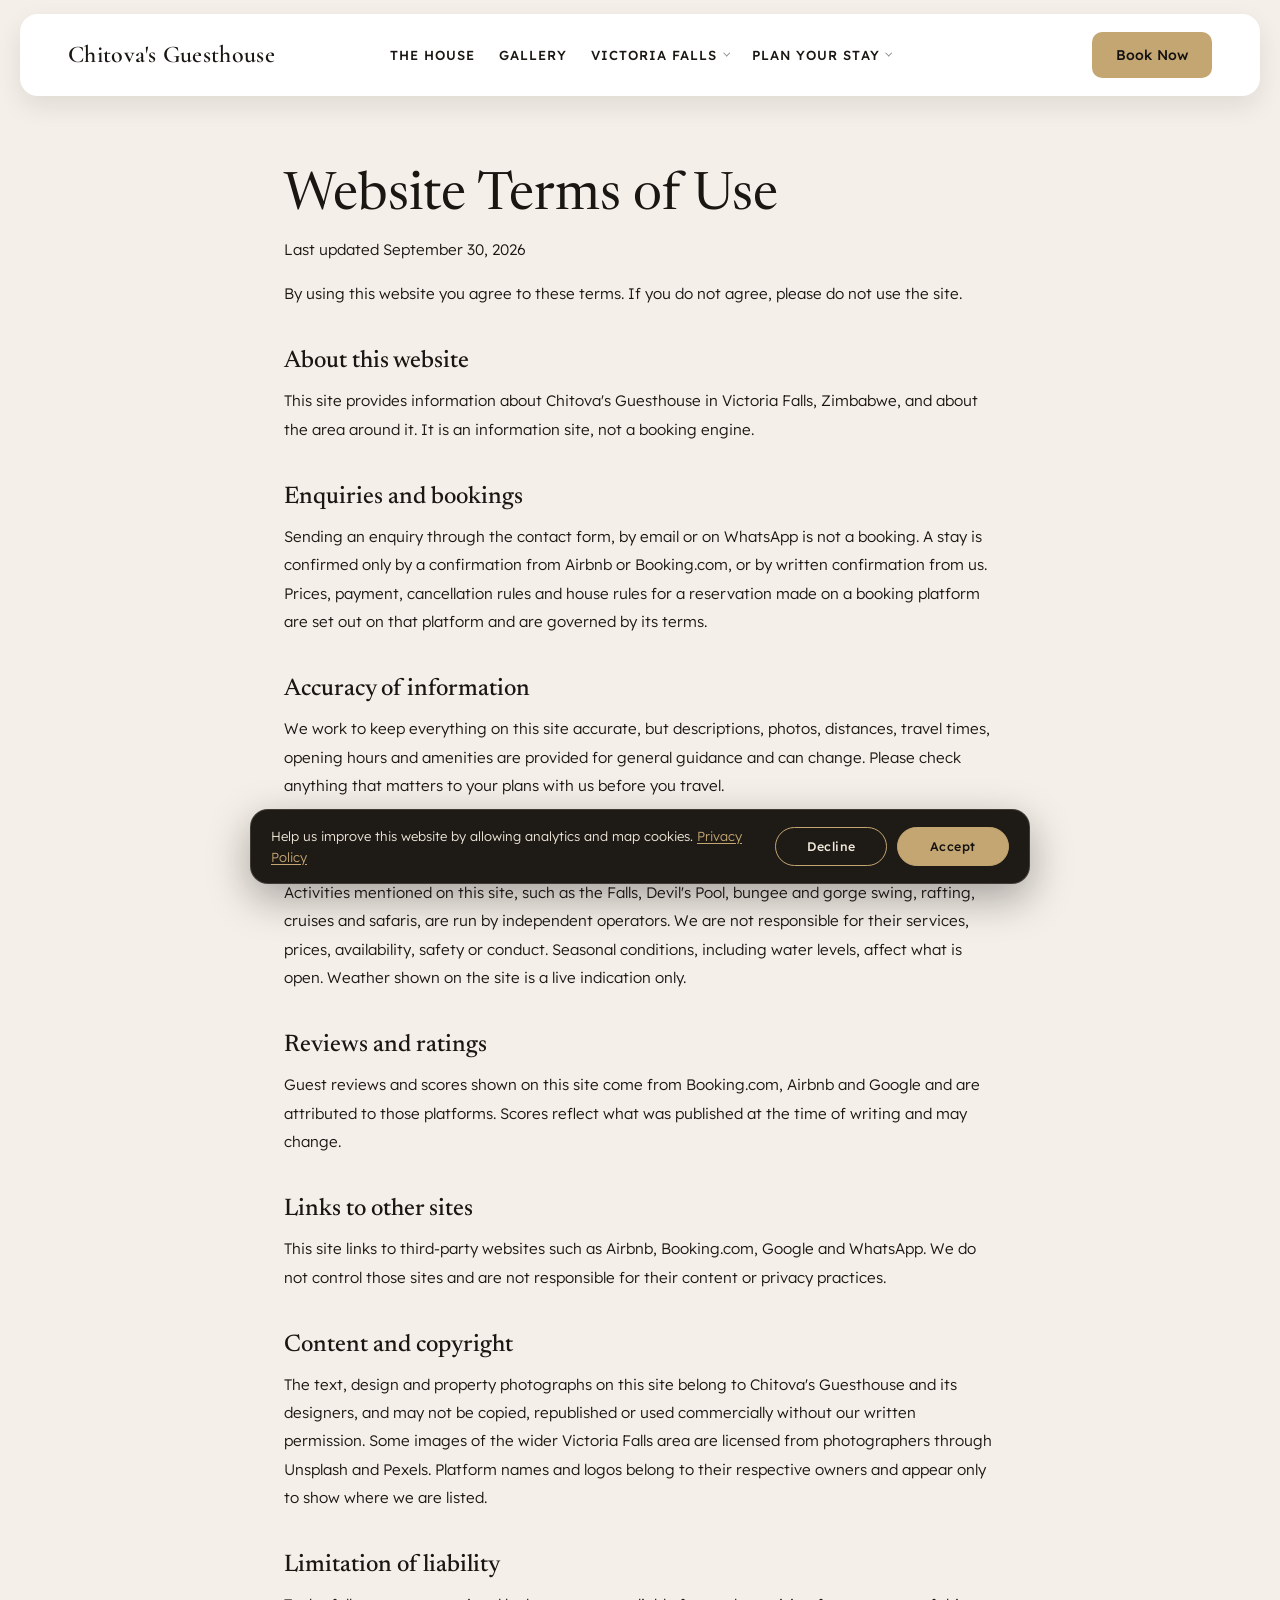
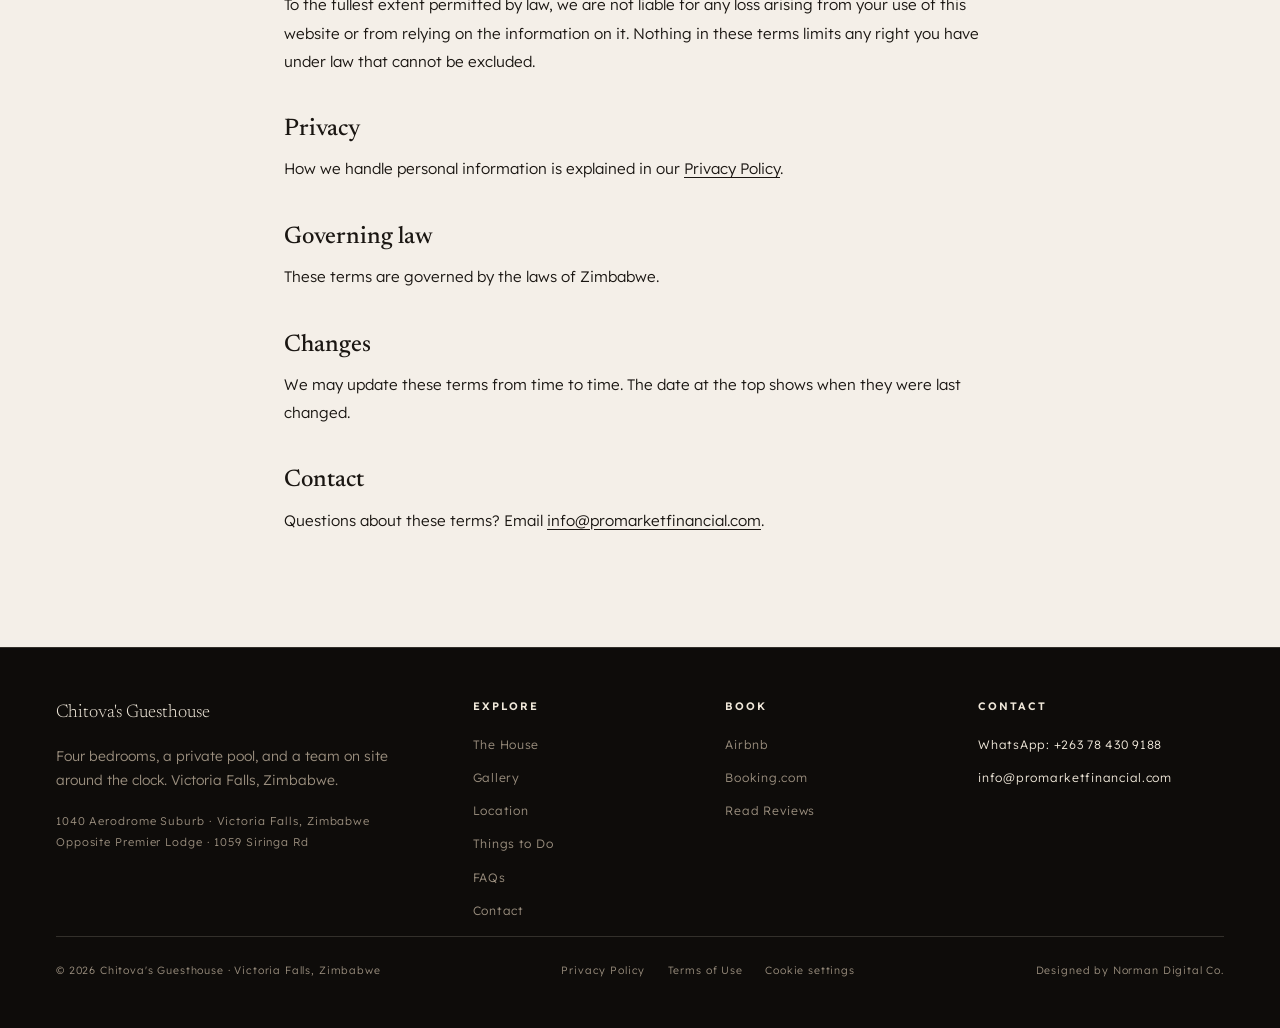
<file: terms/index.html>
<!DOCTYPE html>
<html lang="en" data-root="../">
<head>
<meta charset="UTF-8"/>
<meta name="viewport" content="width=device-width, initial-scale=1.0"/>
<title>Website Terms of Use | Chitova's Guesthouse</title>
<meta name="description" content="The terms for using the Chitova's Guesthouse website, including enquiries, bookings, third-party activities and reviews."/>
<meta name="robots" content="index, follow, max-image-preview:large, max-snippet:-1, max-video-preview:-1"/>
<meta name="theme-color" content="#141210"/>
<link rel="canonical" href="https://chitovasguesthouse.com/terms/"/>
<meta property="og:type" content="website"/>
<meta property="og:site_name" content="Chitova's Guesthouse"/>
<meta property="og:locale" content="en_US"/>
<meta property="og:title" content="Website Terms of Use | Chitova's Guesthouse"/>
<meta property="og:description" content="The terms for using the Chitova's Guesthouse website, including enquiries, bookings, third-party activities and reviews."/>
<meta property="og:url" content="https://chitovasguesthouse.com/terms/"/>
<meta property="og:image" content="https://chitovasguesthouse.com/og-image.jpg"/>
<meta property="og:image:width" content="1200"/>
<meta property="og:image:height" content="630"/>
<meta property="og:image:alt" content="Chitova's Guesthouse, a private guesthouse in Victoria Falls, Zimbabwe"/>
<meta name="twitter:card" content="summary_large_image"/>
<meta name="twitter:title" content="Website Terms of Use | Chitova's Guesthouse"/>
<meta name="twitter:description" content="The terms for using the Chitova's Guesthouse website, including enquiries, bookings, third-party activities and reviews."/>
<meta name="twitter:image" content="https://chitovasguesthouse.com/og-image.jpg"/>
<link rel="icon" href="/favicon.ico" sizes="48x48"/>
<link rel="icon" type="image/png" sizes="32x32" href="/favicon-32.png"/>
<link rel="apple-touch-icon" href="/apple-touch-icon.png"/>
<link rel="manifest" href="/site.webmanifest"/>
<link rel="preload" href="../assets/fonts/lexend-latin-wght-normal.woff2" as="font" type="font/woff2" crossorigin/>
<link rel="preload" href="../assets/fonts/newsreader-latin-opsz-normal.woff2" as="font" type="font/woff2" crossorigin/>
<link rel="preload" href="../assets/fonts/cormorant-garamond-latin-600-normal.woff2" as="font" type="font/woff2" crossorigin/>
<link rel="stylesheet" href="../assets/css/site.css?v=ce4c051a"/>
<noscript><style>.reveal,.img-reveal,.photo-reveal{opacity:1!important;transform:none!important}</style></noscript>
<script type="application/ld+json">
{
 "@context": "https://schema.org",
 "@graph": [
  {
   "@type": "LodgingBusiness",
   "@id": "https://chitovasguesthouse.com/#lodging",
   "name": "Chitova's Guesthouse",
   "description": "A private guesthouse in Victoria Falls, Zimbabwe. Four bedrooms for up to eight guests, a private pool with rock waterfall, daily breakfast, solar backup, fully walled and gated.",
   "url": "https://chitovasguesthouse.com/",
   "telephone": "+263784309188",
   "email": "info@promarketfinancial.com",
   "image": [
    "https://chitovasguesthouse.com/og-image.jpg",
    "https://chitovasguesthouse.com/images/guesthouse-exterior-59a75f.webp",
    "https://chitovasguesthouse.com/images/pool-rock-waterfall-35001c.webp",
    "https://chitovasguesthouse.com/images/open-plan-lounge-a2492e.webp"
   ],
   "address": {
    "@type": "PostalAddress",
    "streetAddress": "1040 Aerodrome Suburb, 1059 Siringa Rd",
    "addressLocality": "Victoria Falls",
    "addressCountry": "ZW"
   },
   "geo": {
    "@type": "GeoCoordinates",
    "latitude": -17.9316193,
    "longitude": 25.8284744
   },
   "hasMap": "https://www.google.com/maps/search/?api=1&query=Chitova%27s+Guesthouse%2C+Victoria+Falls%2C+Zimbabwe",
   "numberOfRooms": 4,
   "amenityFeature": [
    {
     "@type": "LocationFeatureSpecification",
     "name": "Private Pool",
     "value": true
    },
    {
     "@type": "LocationFeatureSpecification",
     "name": "High-Speed WiFi",
     "value": true
    },
    {
     "@type": "LocationFeatureSpecification",
     "name": "Free Private Parking",
     "value": true
    },
    {
     "@type": "LocationFeatureSpecification",
     "name": "Backup Generator",
     "value": true
    },
    {
     "@type": "LocationFeatureSpecification",
     "name": "Daily Breakfast",
     "value": true
    }
   ],
   "containsPlace": {
    "@type": "House",
    "name": "Chitova's Guesthouse (entire house)",
    "numberOfBedrooms": 4,
    "numberOfBathroomsTotal": 3,
    "occupancy": {
     "@type": "QuantitativeValue",
     "maxValue": 8
    }
   },
   "sameAs": [
    "https://www.airbnb.com/rooms/24730551",
    "https://www.booking.com/hotel/zw/chitovas-guesthouse.html"
   ]
  },
  {
   "@type": "WebSite",
   "@id": "https://chitovasguesthouse.com/#website",
   "url": "https://chitovasguesthouse.com/",
   "name": "Chitova's Guesthouse",
   "inLanguage": "en",
   "publisher": {
    "@id": "https://chitovasguesthouse.com/#lodging"
   }
  },
  {
   "@type": "WebPage",
   "@id": "https://chitovasguesthouse.com/terms/#webpage",
   "url": "https://chitovasguesthouse.com/terms/",
   "name": "Website Terms of Use | Chitova's Guesthouse",
   "description": "The terms for using the Chitova's Guesthouse website, including enquiries, bookings, third-party activities and reviews.",
   "inLanguage": "en",
   "isPartOf": {
    "@id": "https://chitovasguesthouse.com/#website"
   },
   "about": {
    "@id": "https://chitovasguesthouse.com/#lodging"
   },
   "breadcrumb": {
    "@id": "https://chitovasguesthouse.com/terms/#breadcrumb"
   },
   "primaryImageOfPage": {
    "@type": "ImageObject",
    "url": "https://chitovasguesthouse.com/og-image.jpg"
   }
  },
  {
   "@type": "BreadcrumbList",
   "@id": "https://chitovasguesthouse.com/terms/#breadcrumb",
   "itemListElement": [
    {
     "@type": "ListItem",
     "position": 1,
     "name": "Home",
     "item": "https://chitovasguesthouse.com/"
    },
    {
     "@type": "ListItem",
     "position": 2,
     "name": "Terms of Use",
     "item": "https://chitovasguesthouse.com/terms/"
    }
   ]
  }
 ]
}
</script>
</head>
<body class="intro-done">
<a class="skip-link" href="#terms">Skip to main content</a>

<!-- MOBILE MENU -->
<div class="mobile-menu" id="mobile-menu" role="navigation" aria-label="Menu">
  <a href="../">The House</a>
  <a href="../gallery/">Gallery</a>
  <a href="../location/">Location</a>
  <a href="../things-to-do/">Things to Do</a>
  <a href="../contact/">Contact</a>
  <a href="../faq/">FAQs</a>
  <a class="mobile-book" href="https://www.airbnb.com/rooms/24730551" target="_blank" rel="noopener noreferrer">Book Now</a>
</div>


<!-- NAV -->
<nav id="nav" aria-label="Main">
  <a href="../" class="nav-logo">Chitova's Guesthouse</a>
  <ul class="nav-links">
    <li>
      <a href="../">The House</a>
    </li>
    <li>
      <a href="../gallery/">Gallery</a>
    </li>
    <li class="nav-dropdown-li">
      <a class="has-dropdown" href="#" role="button" aria-haspopup="true" aria-expanded="false" onclick="return toggleNavDropdown(this)">Victoria Falls</a>
      <div class="nav-dropdown">
        <div class="nav-dropdown-groups">
          <div class="nav-dropdown-group">
            <span class="nav-dropdown-label">The Destination</span>
            <a href="../location/" class="nav-dropdown-link">Your Stay &amp; Location</a>
            <a href="../things-to-do/" class="nav-dropdown-link">Things to Do</a>
          </div>
        </div>
      </div>
    </li>
    <li class="nav-dropdown-li">
      <a class="has-dropdown" href="#" role="button" aria-haspopup="true" aria-expanded="false" onclick="return toggleNavDropdown(this)">Plan Your Stay</a>
      <div class="nav-dropdown">
        <div class="nav-dropdown-groups">
          <div class="nav-dropdown-group">
            <span class="nav-dropdown-label">Book</span>
            <a class="nav-dropdown-link" href="https://www.airbnb.com/rooms/24730551" target="_blank" rel="noopener noreferrer">Book on Airbnb</a>
            <a class="nav-dropdown-link" href="https://www.booking.com/hotel/zw/chitovas-guesthouse.html" target="_blank" rel="noopener noreferrer">Book on Booking.com</a>
          </div>
          <div class="nav-dropdown-group">
            <span class="nav-dropdown-label">Get in Touch</span>
            <a href="../contact/" class="nav-dropdown-link">Contact &amp; Inquiries</a>
            <a href="../faq/" class="nav-dropdown-link">FAQs</a>
          </div>
        </div>
      </div>
    </li>
  </ul>
  <div class="nav-right">
    <a class="nav-book" href="https://www.airbnb.com/rooms/24730551" target="_blank" rel="noopener noreferrer">Book Now</a>
    <button type="button" class="nav-hamburger" id="hamburger" aria-label="Open menu" aria-expanded="false" aria-controls="mobile-menu" onclick="toggleMobileMenu()">
      <span></span><span></span><span></span>
    </button>
  </div>
</nav>



<main class="page legal" id="terms">
<div class="legal-inner">

<h1>Website Terms of Use</h1>
<p class="legal-updated">Last updated September 30, 2026</p>

<p>By using this website you agree to these terms. If you do not agree, please do not use the site.</p>

<h2>About this website</h2>
<p>This site provides information about Chitova's Guesthouse in Victoria Falls, Zimbabwe, and about the area around it. It is an information site, not a booking engine.</p>

<h2>Enquiries and bookings</h2>
<p>Sending an enquiry through the contact form, by email or on WhatsApp is not a booking. A stay is confirmed only by a confirmation from Airbnb or Booking.com, or by written confirmation from us. Prices, payment, cancellation rules and house rules for a reservation made on a booking platform are set out on that platform and are governed by its terms.</p>

<h2>Accuracy of information</h2>
<p>We work to keep everything on this site accurate, but descriptions, photos, distances, travel times, opening hours and amenities are provided for general guidance and can change. Please check anything that matters to your plans with us before you travel.</p>

<h2>Activities and other businesses</h2>
<p>Activities mentioned on this site, such as the Falls, Devil's Pool, bungee and gorge swing, rafting, cruises and safaris, are run by independent operators. We are not responsible for their services, prices, availability, safety or conduct. Seasonal conditions, including water levels, affect what is open. Weather shown on the site is a live indication only.</p>

<h2>Reviews and ratings</h2>
<p>Guest reviews and scores shown on this site come from Booking.com, Airbnb and Google and are attributed to those platforms. Scores reflect what was published at the time of writing and may change.</p>

<h2>Links to other sites</h2>
<p>This site links to third-party websites such as Airbnb, Booking.com, Google and WhatsApp. We do not control those sites and are not responsible for their content or privacy practices.</p>

<h2>Content and copyright</h2>
<p>The text, design and property photographs on this site belong to Chitova's Guesthouse and its designers, and may not be copied, republished or used commercially without our written permission. Some images of the wider Victoria Falls area are licensed from photographers through Unsplash and Pexels. Platform names and logos belong to their respective owners and appear only to show where we are listed.</p>

<h2>Limitation of liability</h2>
<p>To the fullest extent permitted by law, we are not liable for any loss arising from your use of this website or from relying on the information on it. Nothing in these terms limits any right you have under law that cannot be excluded.</p>

<h2>Privacy</h2>
<p>How we handle personal information is explained in our <a href="../privacy-policy/">Privacy Policy</a>.</p>

<h2>Governing law</h2>
<p>These terms are governed by the laws of Zimbabwe.</p>

<h2>Changes</h2>
<p>We may update these terms from time to time. The date at the top shows when they were last changed.</p>

<h2>Contact</h2>
<p>Questions about these terms? Email <a href="mailto:info@promarketfinancial.com">info@promarketfinancial.com</a>.</p>

</div>
</main>
<footer><div class="footer-inner"><div><div class="footer-logo">Chitova's Guesthouse</div><p class="footer-tagline">Four bedrooms, a private pool, and a team on site around the clock. Victoria Falls, Zimbabwe.</p><address class="footer-address" style="font-style:normal">1040 Aerodrome Suburb · Victoria Falls, Zimbabwe<br>Opposite Premier Lodge · 1059 Siringa Rd</address></div><div><div class="footer-col-title">Explore</div><div class="footer-links"><a href="../">The House</a><a href="../gallery/">Gallery</a><a href="../location/">Location</a><a href="../things-to-do/">Things to Do</a><a href="../faq/">FAQs</a><a href="../contact/">Contact</a></div></div><div><div class="footer-col-title">Book</div><div class="footer-links"><a href="https://www.airbnb.com/rooms/24730551" target="_blank" rel="noopener noreferrer">Airbnb</a><a href="https://www.booking.com/hotel/zw/chitovas-guesthouse.html" target="_blank" rel="noopener noreferrer">Booking.com</a><a href="https://www.booking.com/hotel/zw/chitovas-guesthouse.html#tab-reviews" target="_blank" rel="noopener noreferrer">Read Reviews</a></div></div><div><div class="footer-col-title">Contact</div><div class="footer-contact-col"><a href="https://wa.me/263784309188" target="_blank" rel="noopener noreferrer">WhatsApp: +263 78 430 9188</a><a href="mailto:info@promarketfinancial.com">info@promarketfinancial.com</a></div></div></div><div class="footer-bottom"><span class="footer-copy">© 2026 Chitova's Guesthouse · Victoria Falls, Zimbabwe</span><span class="footer-legal"><a href="../privacy-policy/">Privacy Policy</a><a href="../terms/">Terms of Use</a></span><span class="footer-copy"><a class="footer-credit" href="https://normandigitalco.com" target="_blank" rel="noopener">Designed by Norman Digital Co.</a></span></div></footer>

<script src="../assets/js/site.js?v=cdd8c095" defer></script>
</body>
</html>
</file>
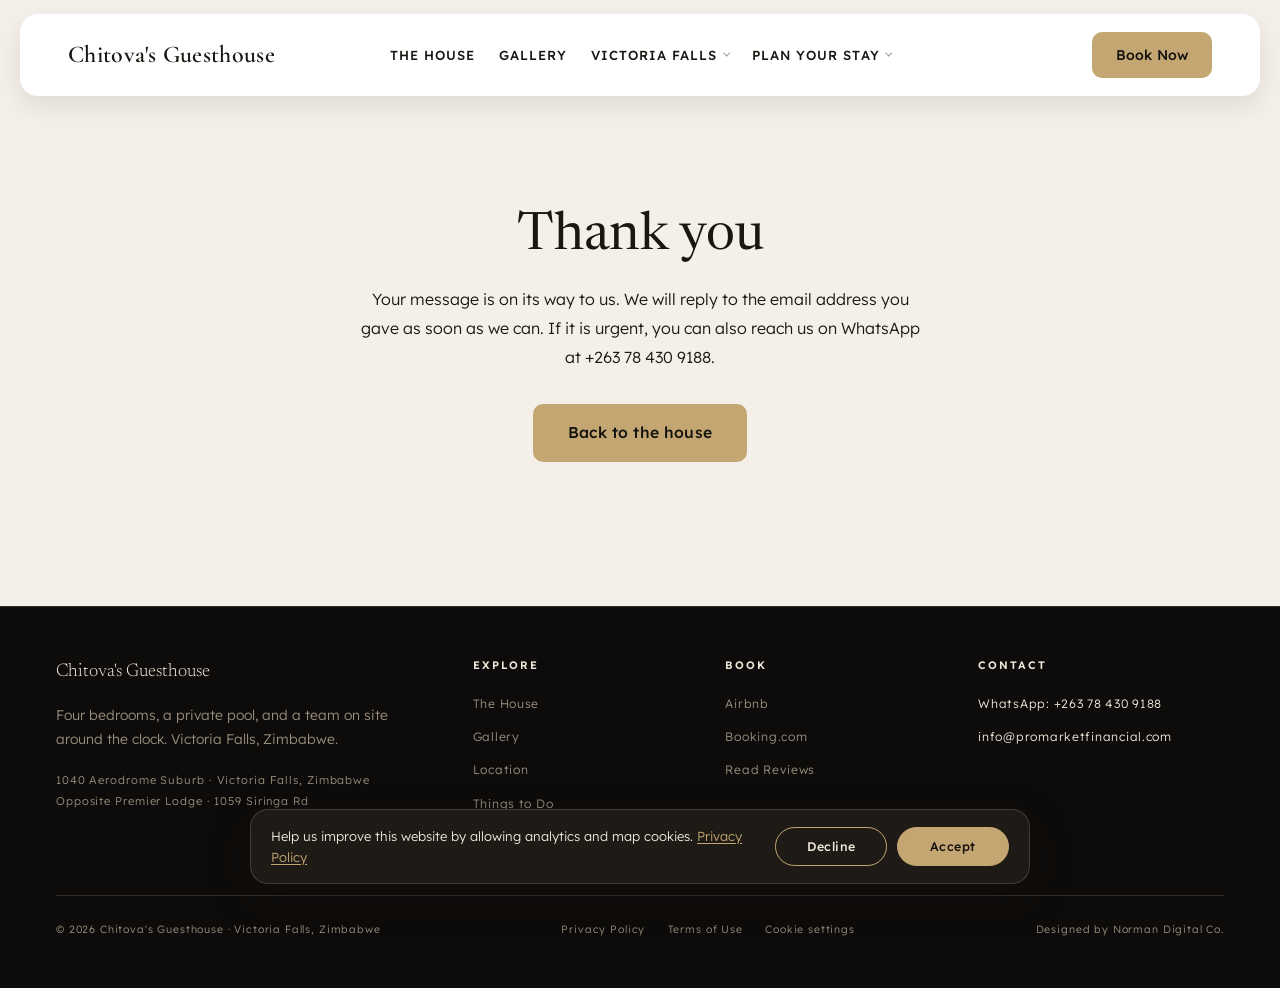
<file: thank-you/index.html>
<!DOCTYPE html>
<html lang="en" data-root="/">
<head>
<meta charset="UTF-8"/>
<meta name="viewport" content="width=device-width, initial-scale=1.0"/>
<title>Thank you | Chitova's Guesthouse</title>
<meta name="description" content="Your message has been sent."/>
<meta name="robots" content="noindex, follow"/>
<meta name="theme-color" content="#141210"/>
<link rel="icon" href="/favicon.ico" sizes="48x48"/>
<link rel="icon" type="image/png" sizes="32x32" href="/favicon-32.png"/>
<link rel="apple-touch-icon" href="/apple-touch-icon.png"/>
<link rel="preload" href="/assets/fonts/lexend-latin-wght-normal.woff2" as="font" type="font/woff2" crossorigin/>
<link rel="preload" href="/assets/fonts/newsreader-latin-opsz-normal.woff2" as="font" type="font/woff2" crossorigin/>
<link rel="stylesheet" href="/assets/css/site.css?v=ce4c051a"/>
</head>
<body class="intro-done">
<a class="skip-link" href="#main">Skip to main content</a>
<!-- MOBILE MENU -->
<div class="mobile-menu" id="mobile-menu" role="navigation" aria-label="Menu">
  <a href="/">The House</a>
  <a href="/gallery/">Gallery</a>
  <a href="/location/">Location</a>
  <a href="/things-to-do/">Things to Do</a>
  <a href="/contact/">Contact</a>
  <a href="/faq/">FAQs</a>
  <a class="mobile-book" href="https://www.airbnb.com/rooms/24730551" target="_blank" rel="noopener noreferrer">Book Now</a>
</div>


<!-- NAV -->
<nav id="nav" aria-label="Main">
  <a href="/" class="nav-logo">Chitova's Guesthouse</a>
  <ul class="nav-links">
    <li>
      <a href="/">The House</a>
    </li>
    <li>
      <a href="/gallery/">Gallery</a>
    </li>
    <li class="nav-dropdown-li">
      <a class="has-dropdown" href="#" role="button" aria-haspopup="true" aria-expanded="false" onclick="return toggleNavDropdown(this)">Victoria Falls</a>
      <div class="nav-dropdown">
        <div class="nav-dropdown-groups">
          <div class="nav-dropdown-group">
            <span class="nav-dropdown-label">The Destination</span>
            <a href="/location/" class="nav-dropdown-link">Your Stay &amp; Location</a>
            <a href="/things-to-do/" class="nav-dropdown-link">Things to Do</a>
          </div>
        </div>
      </div>
    </li>
    <li class="nav-dropdown-li">
      <a class="has-dropdown" href="#" role="button" aria-haspopup="true" aria-expanded="false" onclick="return toggleNavDropdown(this)">Plan Your Stay</a>
      <div class="nav-dropdown">
        <div class="nav-dropdown-groups">
          <div class="nav-dropdown-group">
            <span class="nav-dropdown-label">Book</span>
            <a class="nav-dropdown-link" href="https://www.airbnb.com/rooms/24730551" target="_blank" rel="noopener noreferrer">Book on Airbnb</a>
            <a class="nav-dropdown-link" href="https://www.booking.com/hotel/zw/chitovas-guesthouse.html" target="_blank" rel="noopener noreferrer">Book on Booking.com</a>
          </div>
          <div class="nav-dropdown-group">
            <span class="nav-dropdown-label">Get in Touch</span>
            <a href="/contact/" class="nav-dropdown-link">Contact &amp; Inquiries</a>
            <a href="/faq/" class="nav-dropdown-link">FAQs</a>
          </div>
        </div>
      </div>
    </li>
  </ul>
  <div class="nav-right">
    <a class="nav-book" href="https://www.airbnb.com/rooms/24730551" target="_blank" rel="noopener noreferrer">Book Now</a>
    <button type="button" class="nav-hamburger" id="hamburger" aria-label="Open menu" aria-expanded="false" aria-controls="mobile-menu" onclick="toggleMobileMenu()">
      <span></span><span></span><span></span>
    </button>
  </div>
</nav>


<main class="page" id="main" style="background:var(--cream)">
<div class="status-inner">
<h1>Thank you</h1>
<p>Your message is on its way to us. We will reply to the email address you gave as soon as we can. If it is urgent, you can also reach us on WhatsApp at +263 78 430 9188.</p>
<a class="btn-primary" href="/">Back to the house</a>
</div>
</main>
<footer><div class="footer-inner"><div><div class="footer-logo">Chitova's Guesthouse</div><p class="footer-tagline">Four bedrooms, a private pool, and a team on site around the clock. Victoria Falls, Zimbabwe.</p><address class="footer-address" style="font-style:normal">1040 Aerodrome Suburb · Victoria Falls, Zimbabwe<br>Opposite Premier Lodge · 1059 Siringa Rd</address></div><div><div class="footer-col-title">Explore</div><div class="footer-links"><a href="/">The House</a><a href="/gallery/">Gallery</a><a href="/location/">Location</a><a href="/things-to-do/">Things to Do</a><a href="/faq/">FAQs</a><a href="/contact/">Contact</a></div></div><div><div class="footer-col-title">Book</div><div class="footer-links"><a href="https://www.airbnb.com/rooms/24730551" target="_blank" rel="noopener noreferrer">Airbnb</a><a href="https://www.booking.com/hotel/zw/chitovas-guesthouse.html" target="_blank" rel="noopener noreferrer">Booking.com</a><a href="https://www.booking.com/hotel/zw/chitovas-guesthouse.html#tab-reviews" target="_blank" rel="noopener noreferrer">Read Reviews</a></div></div><div><div class="footer-col-title">Contact</div><div class="footer-contact-col"><a href="https://wa.me/263784309188" target="_blank" rel="noopener noreferrer">WhatsApp: +263 78 430 9188</a><a href="mailto:info@promarketfinancial.com">info@promarketfinancial.com</a></div></div></div><div class="footer-bottom"><span class="footer-copy">© 2026 Chitova's Guesthouse · Victoria Falls, Zimbabwe</span><span class="footer-legal"><a href="/privacy-policy/">Privacy Policy</a><a href="/terms/">Terms of Use</a></span><span class="footer-copy"><a class="footer-credit" href="https://normandigitalco.com" target="_blank" rel="noopener">Designed by Norman Digital Co.</a></span></div></footer>
<script src="/assets/js/site.js?v=cdd8c095" defer></script>
</body>
</html>
</file>
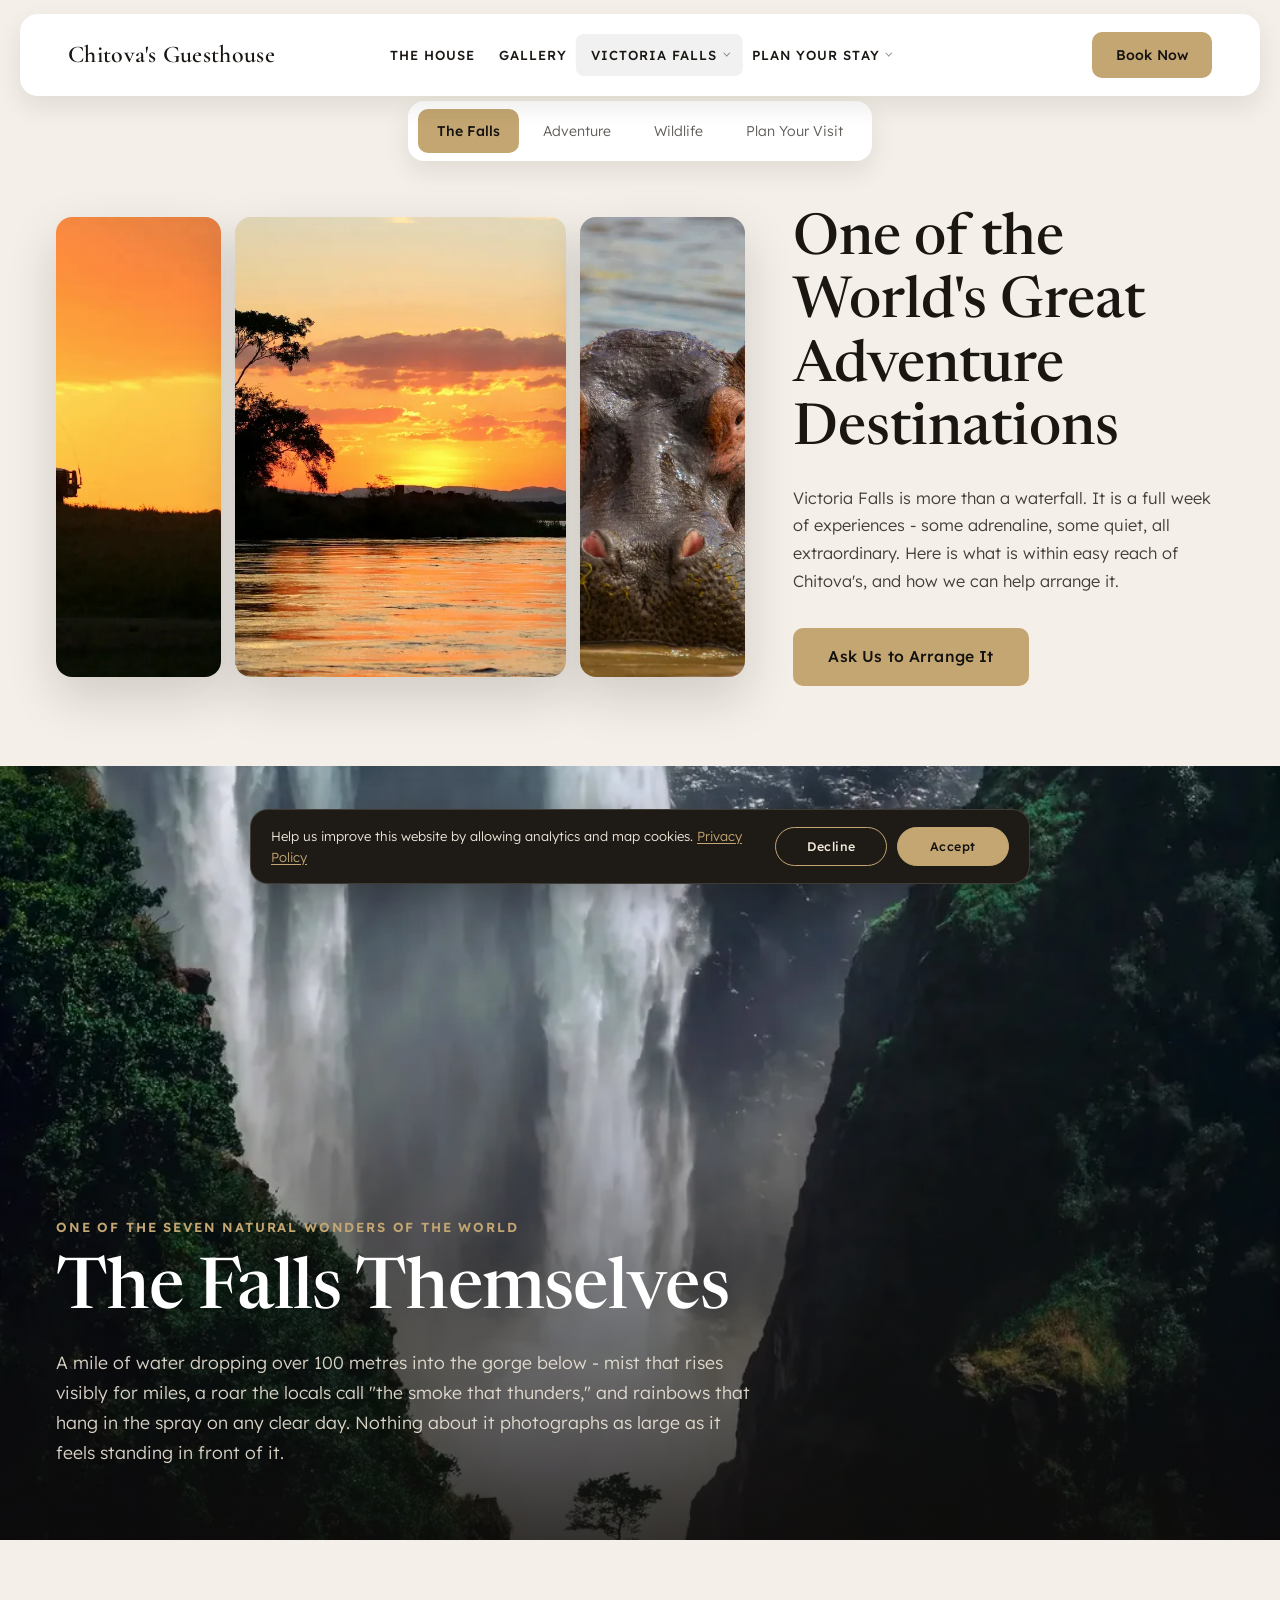
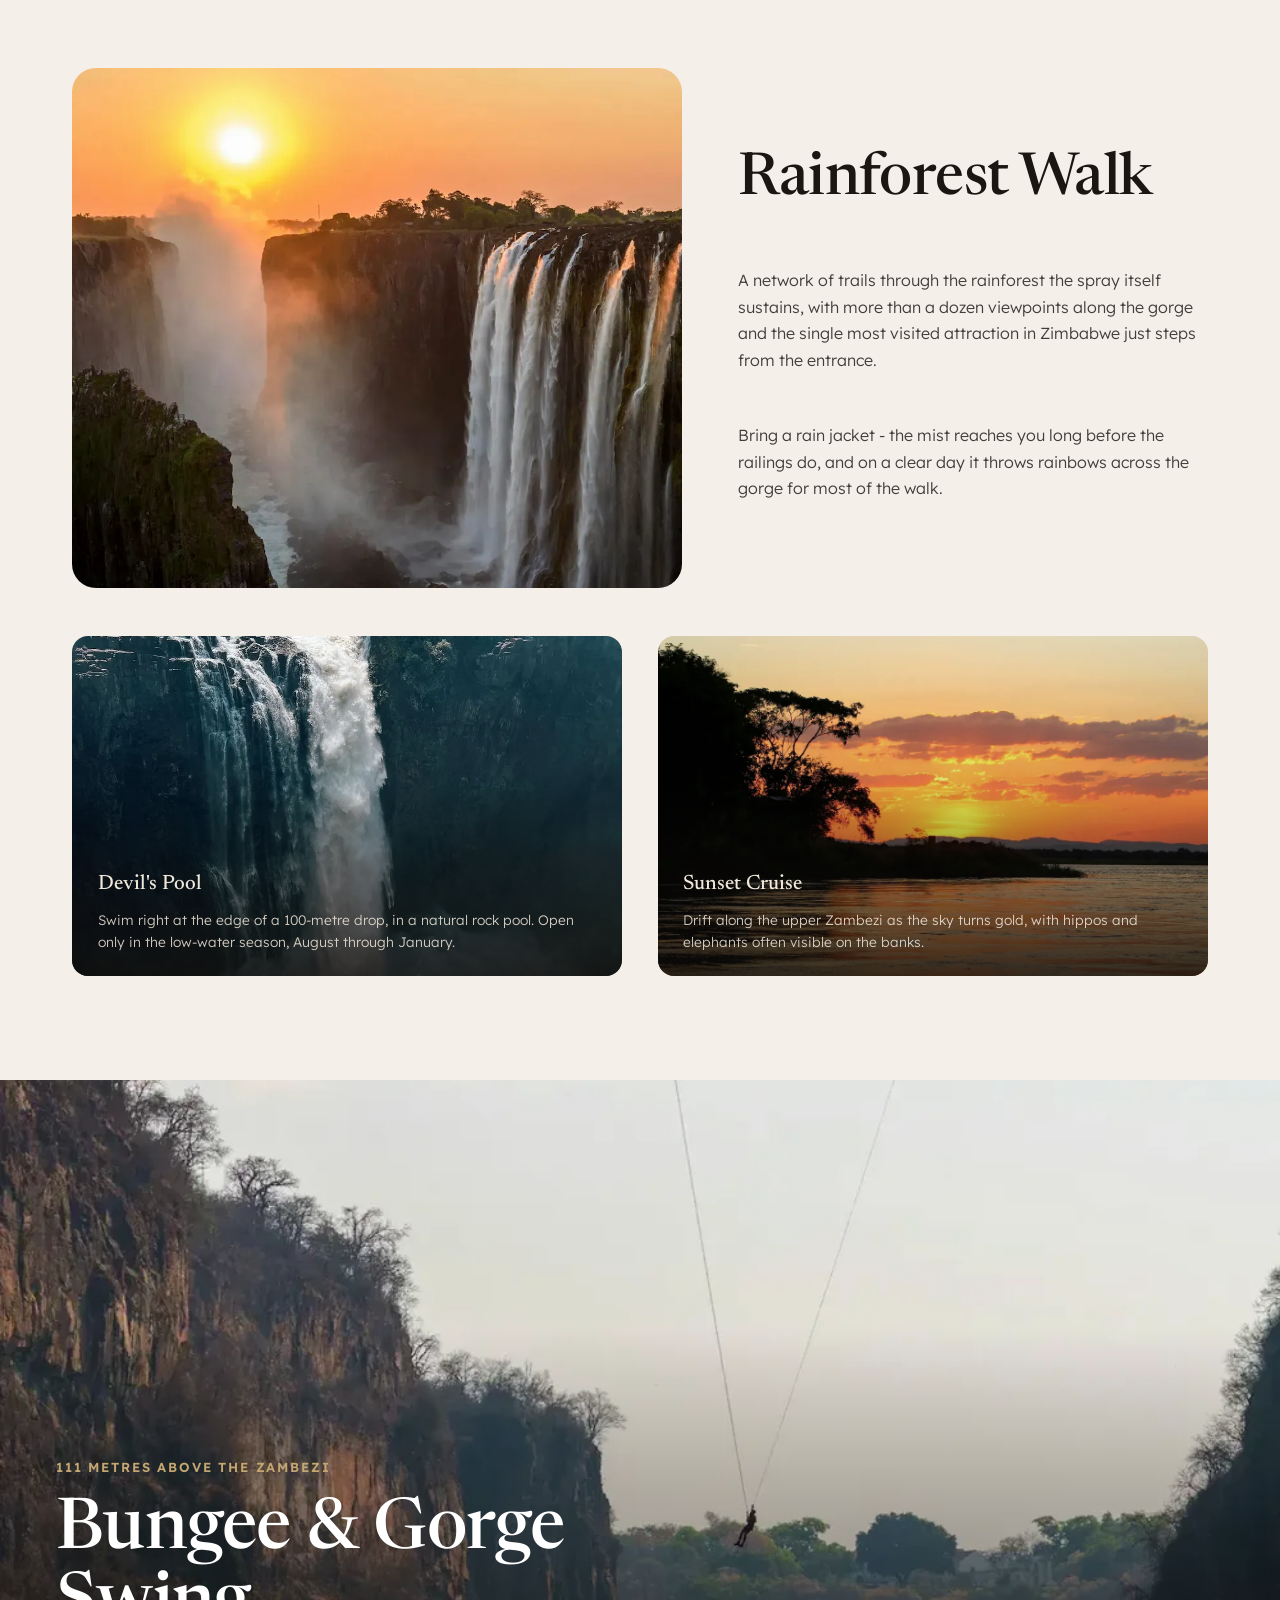
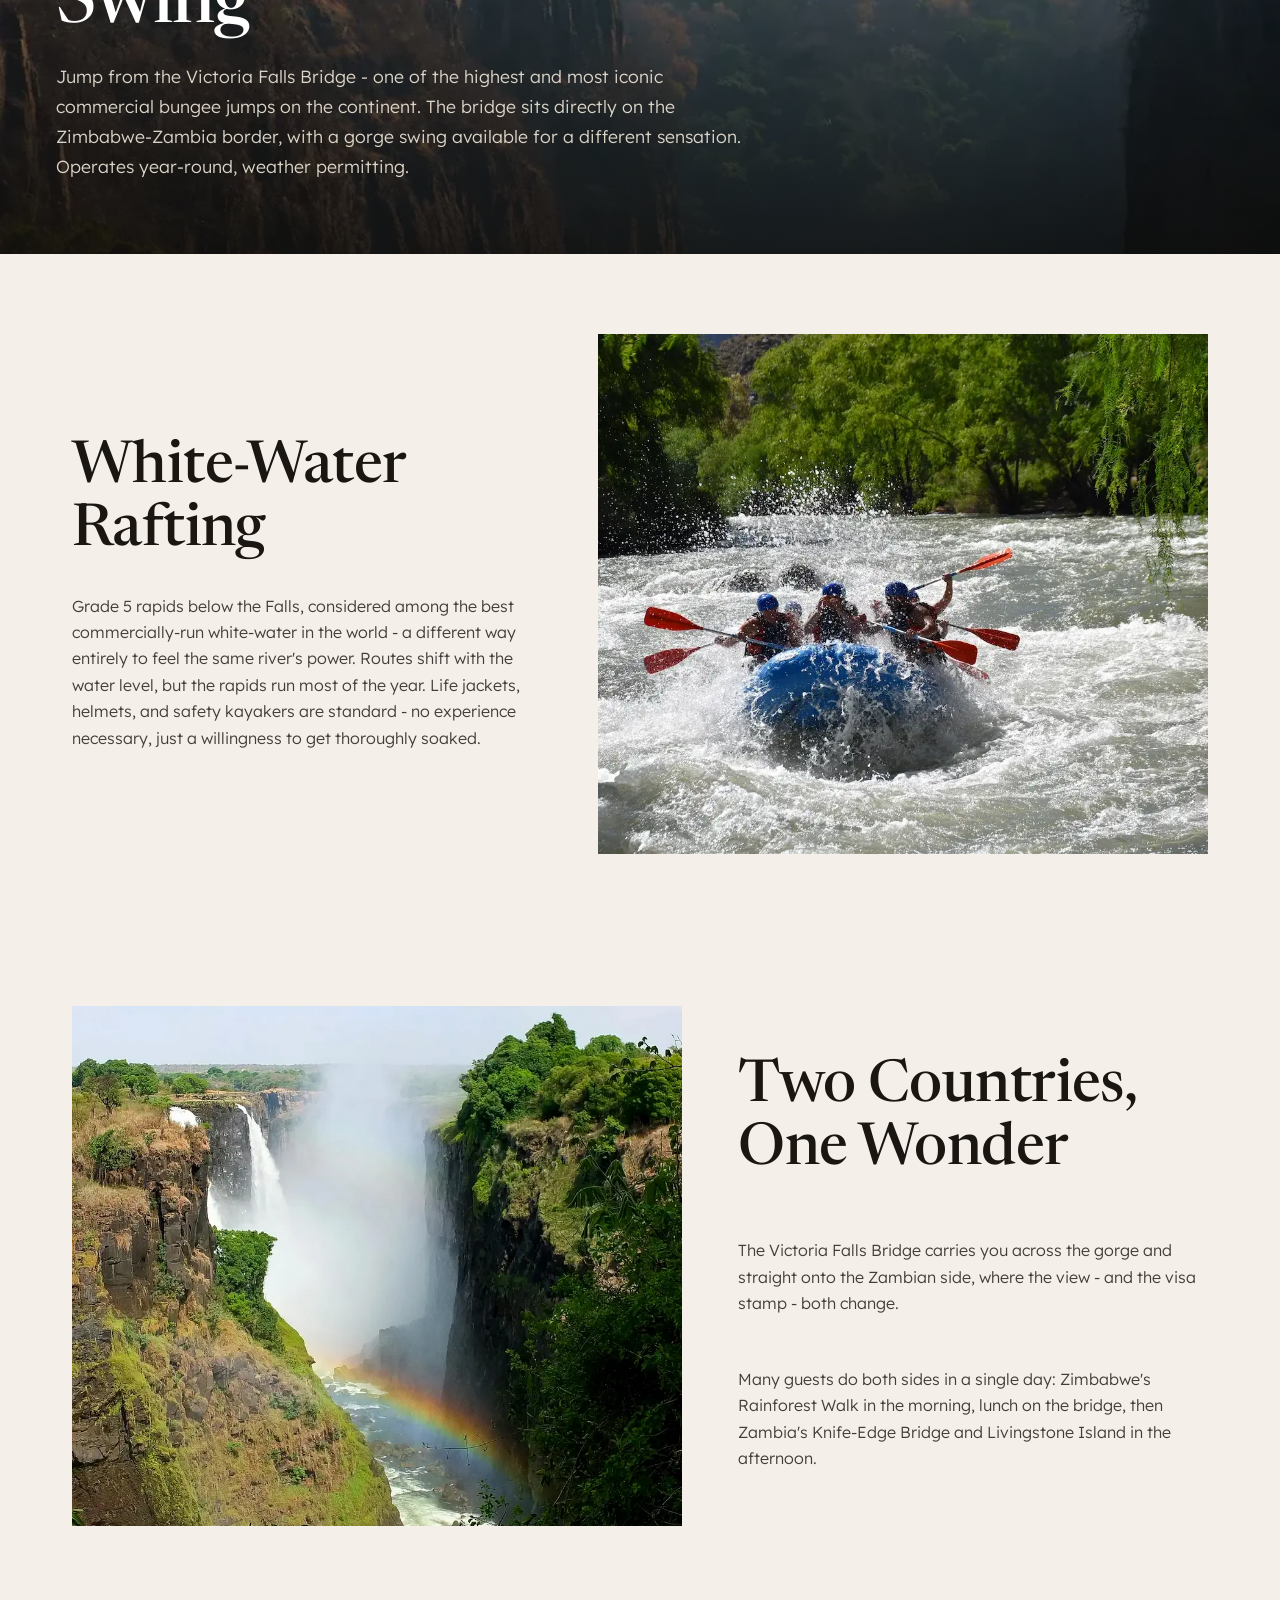
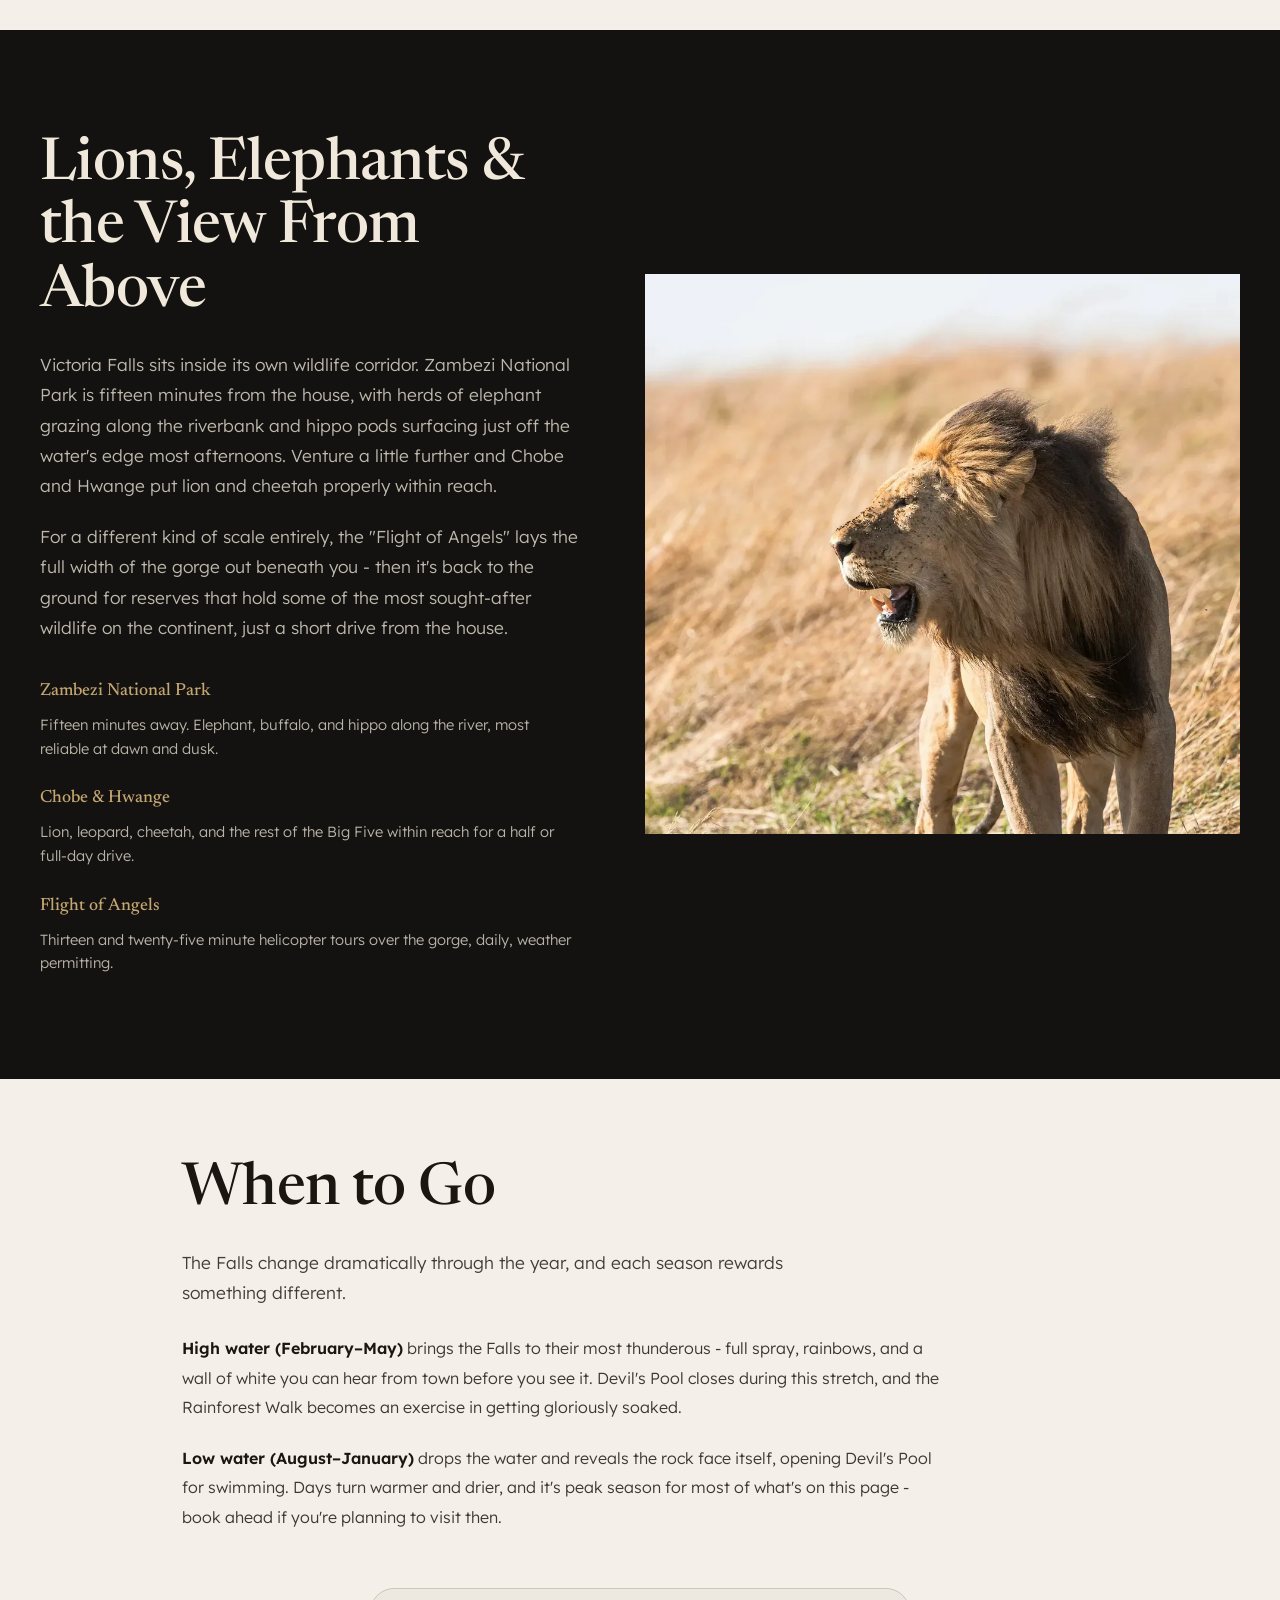
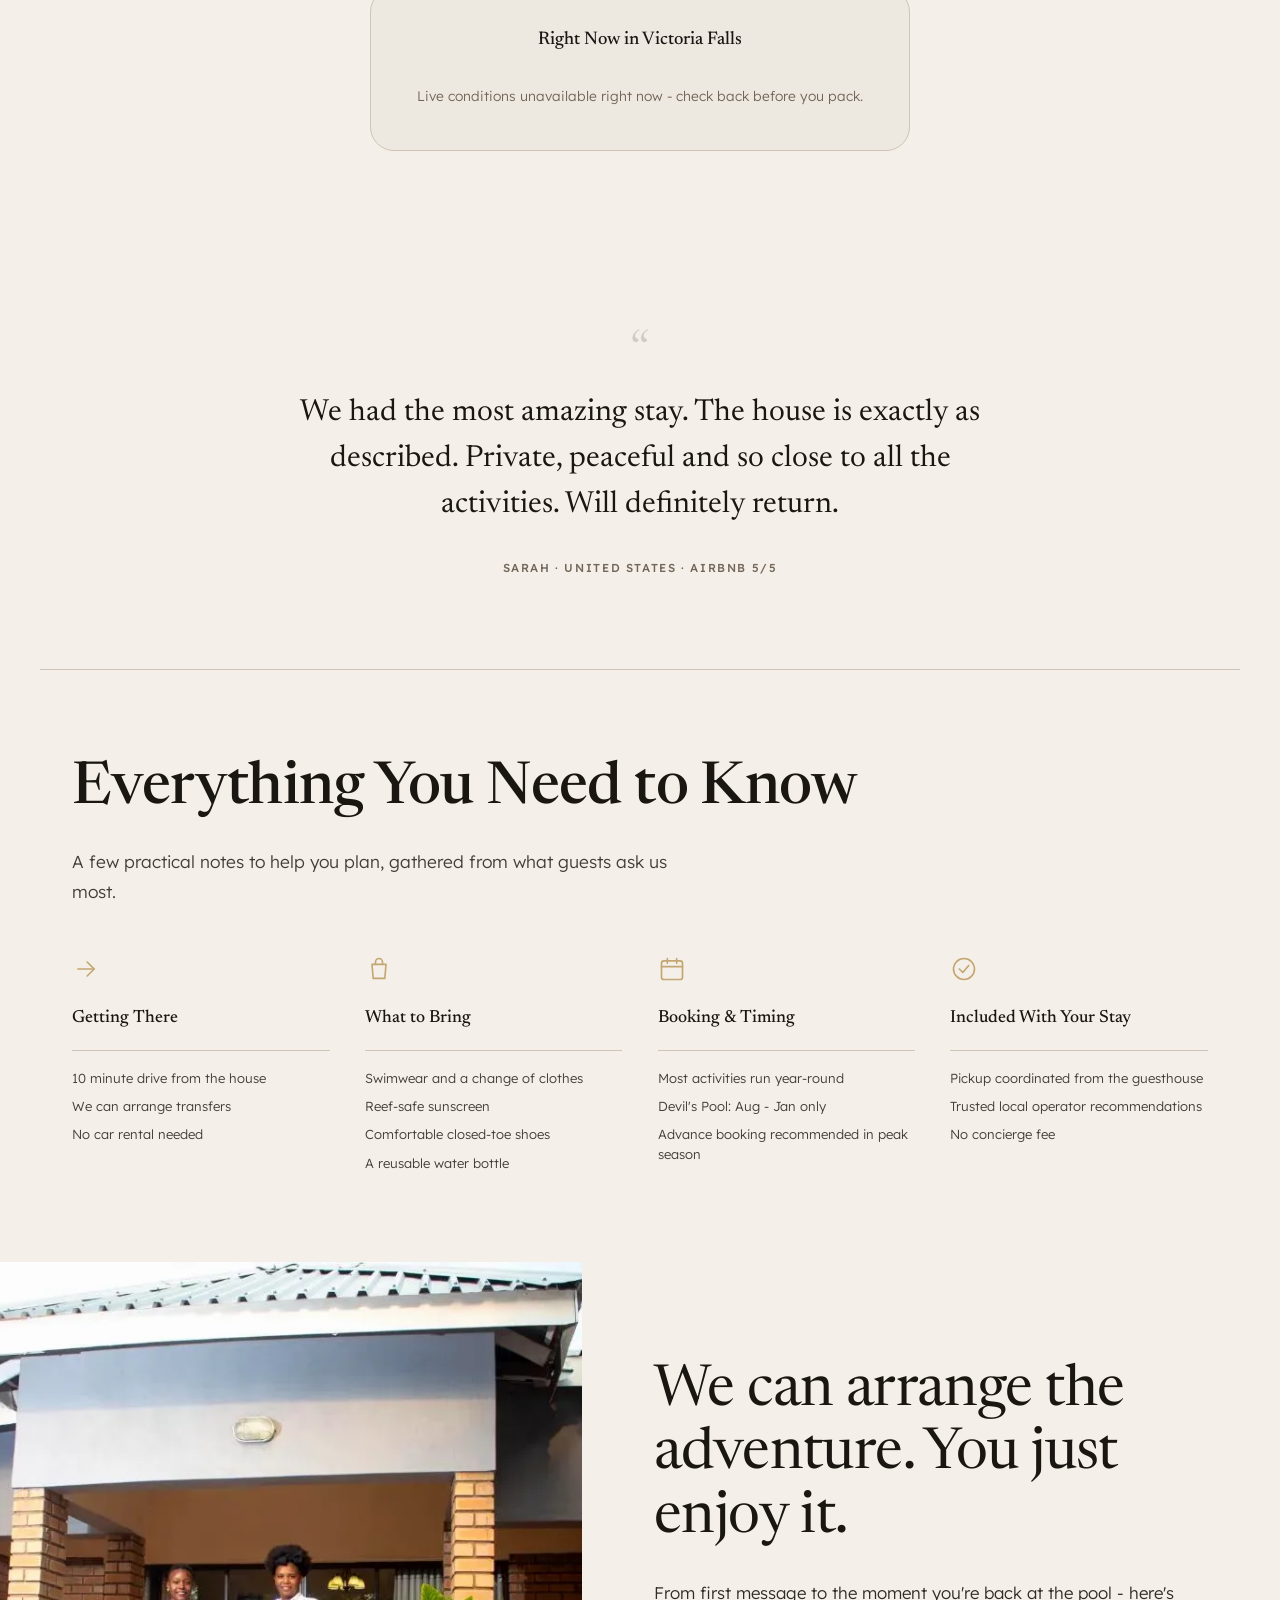
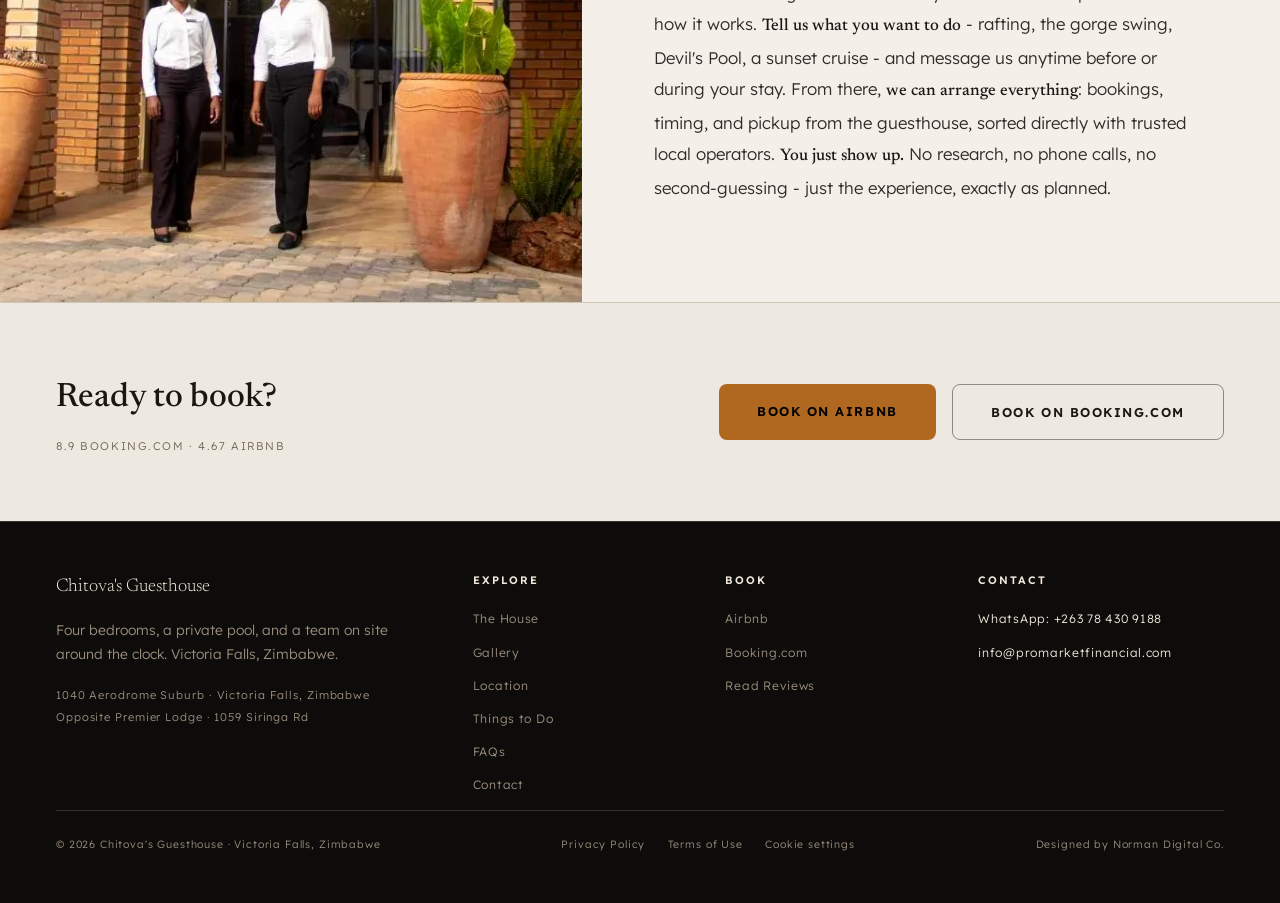
<file: things-to-do/index.html>
<!DOCTYPE html>
<html lang="en" data-root="../">
<head>
<meta charset="UTF-8"/>
<meta name="viewport" content="width=device-width, initial-scale=1.0"/>
<title>Things to Do in Victoria Falls | Chitova's Guesthouse</title>
<meta name="description" content="Plan your time in Victoria Falls: the Falls, Devil's Pool, bungee and gorge swing, white-water rafting, safaris and when to go. Stay at Chitova's Guesthouse."/>
<meta name="robots" content="index, follow, max-image-preview:large, max-snippet:-1, max-video-preview:-1"/>
<meta name="theme-color" content="#141210"/>
<link rel="canonical" href="https://chitovasguesthouse.com/things-to-do/"/>
<meta property="og:type" content="website"/>
<meta property="og:site_name" content="Chitova's Guesthouse"/>
<meta property="og:locale" content="en_US"/>
<meta property="og:title" content="Things to Do in Victoria Falls | Chitova's Guesthouse"/>
<meta property="og:description" content="Plan your time in Victoria Falls: the Falls, Devil's Pool, bungee and gorge swing, white-water rafting, safaris and when to go. Stay at Chitova's Guesthouse."/>
<meta property="og:url" content="https://chitovasguesthouse.com/things-to-do/"/>
<meta property="og:image" content="https://chitovasguesthouse.com/og-image.jpg"/>
<meta property="og:image:width" content="1200"/>
<meta property="og:image:height" content="630"/>
<meta property="og:image:alt" content="Chitova's Guesthouse, a private guesthouse in Victoria Falls, Zimbabwe"/>
<meta name="twitter:card" content="summary_large_image"/>
<meta name="twitter:title" content="Things to Do in Victoria Falls | Chitova's Guesthouse"/>
<meta name="twitter:description" content="Plan your time in Victoria Falls: the Falls, Devil's Pool, bungee and gorge swing, white-water rafting, safaris and when to go. Stay at Chitova's Guesthouse."/>
<meta name="twitter:image" content="https://chitovasguesthouse.com/og-image.jpg"/>
<link rel="icon" href="/favicon.ico" sizes="48x48"/>
<link rel="icon" type="image/png" sizes="32x32" href="/favicon-32.png"/>
<link rel="apple-touch-icon" href="/apple-touch-icon.png"/>
<link rel="manifest" href="/site.webmanifest"/>
<link rel="preload" href="../assets/fonts/lexend-latin-wght-normal.woff2" as="font" type="font/woff2" crossorigin/>
<link rel="preload" href="../assets/fonts/newsreader-latin-opsz-normal.woff2" as="font" type="font/woff2" crossorigin/>
<link rel="preload" href="../assets/fonts/cormorant-garamond-latin-600-normal.woff2" as="font" type="font/woff2" crossorigin/>
<link rel="stylesheet" href="../assets/css/site.css?v=ce4c051a"/>
<noscript><style>.reveal,.img-reveal,.photo-reveal{opacity:1!important;transform:none!important}</style></noscript>
<script type="application/ld+json">
{
 "@context": "https://schema.org",
 "@graph": [
  {
   "@type": "LodgingBusiness",
   "@id": "https://chitovasguesthouse.com/#lodging",
   "name": "Chitova's Guesthouse",
   "description": "A private guesthouse in Victoria Falls, Zimbabwe. Four bedrooms for up to eight guests, a private pool with rock waterfall, daily breakfast, solar backup, fully walled and gated.",
   "url": "https://chitovasguesthouse.com/",
   "telephone": "+263784309188",
   "email": "info@promarketfinancial.com",
   "image": [
    "https://chitovasguesthouse.com/og-image.jpg",
    "https://chitovasguesthouse.com/images/guesthouse-exterior-59a75f.webp",
    "https://chitovasguesthouse.com/images/pool-rock-waterfall-35001c.webp",
    "https://chitovasguesthouse.com/images/open-plan-lounge-a2492e.webp"
   ],
   "address": {
    "@type": "PostalAddress",
    "streetAddress": "1040 Aerodrome Suburb, 1059 Siringa Rd",
    "addressLocality": "Victoria Falls",
    "addressCountry": "ZW"
   },
   "geo": {
    "@type": "GeoCoordinates",
    "latitude": -17.9316193,
    "longitude": 25.8284744
   },
   "hasMap": "https://www.google.com/maps/search/?api=1&query=Chitova%27s+Guesthouse%2C+Victoria+Falls%2C+Zimbabwe",
   "numberOfRooms": 4,
   "amenityFeature": [
    {
     "@type": "LocationFeatureSpecification",
     "name": "Private Pool",
     "value": true
    },
    {
     "@type": "LocationFeatureSpecification",
     "name": "High-Speed WiFi",
     "value": true
    },
    {
     "@type": "LocationFeatureSpecification",
     "name": "Free Private Parking",
     "value": true
    },
    {
     "@type": "LocationFeatureSpecification",
     "name": "Backup Generator",
     "value": true
    },
    {
     "@type": "LocationFeatureSpecification",
     "name": "Daily Breakfast",
     "value": true
    }
   ],
   "containsPlace": {
    "@type": "House",
    "name": "Chitova's Guesthouse (entire house)",
    "numberOfBedrooms": 4,
    "numberOfBathroomsTotal": 3,
    "occupancy": {
     "@type": "QuantitativeValue",
     "maxValue": 8
    }
   },
   "sameAs": [
    "https://www.airbnb.com/rooms/24730551",
    "https://www.booking.com/hotel/zw/chitovas-guesthouse.html"
   ]
  },
  {
   "@type": "WebSite",
   "@id": "https://chitovasguesthouse.com/#website",
   "url": "https://chitovasguesthouse.com/",
   "name": "Chitova's Guesthouse",
   "inLanguage": "en",
   "publisher": {
    "@id": "https://chitovasguesthouse.com/#lodging"
   }
  },
  {
   "@type": "WebPage",
   "@id": "https://chitovasguesthouse.com/things-to-do/#webpage",
   "url": "https://chitovasguesthouse.com/things-to-do/",
   "name": "Things to Do in Victoria Falls | Chitova's Guesthouse",
   "description": "Plan your time in Victoria Falls: the Falls, Devil's Pool, bungee and gorge swing, white-water rafting, safaris and when to go. Stay at Chitova's Guesthouse.",
   "inLanguage": "en",
   "isPartOf": {
    "@id": "https://chitovasguesthouse.com/#website"
   },
   "about": {
    "@id": "https://chitovasguesthouse.com/#lodging"
   },
   "breadcrumb": {
    "@id": "https://chitovasguesthouse.com/things-to-do/#breadcrumb"
   },
   "primaryImageOfPage": {
    "@type": "ImageObject",
    "url": "https://chitovasguesthouse.com/og-image.jpg"
   }
  },
  {
   "@type": "BreadcrumbList",
   "@id": "https://chitovasguesthouse.com/things-to-do/#breadcrumb",
   "itemListElement": [
    {
     "@type": "ListItem",
     "position": 1,
     "name": "Home",
     "item": "https://chitovasguesthouse.com/"
    },
    {
     "@type": "ListItem",
     "position": 2,
     "name": "Things to Do",
     "item": "https://chitovasguesthouse.com/things-to-do/"
    }
   ]
  }
 ]
}
</script>
</head>
<body class="intro-done">
<a class="skip-link" href="#todo">Skip to main content</a>

<!-- MOBILE MENU -->
<div class="mobile-menu" id="mobile-menu" role="navigation" aria-label="Menu">
  <a href="../">The House</a>
  <a href="../gallery/">Gallery</a>
  <a href="../location/">Location</a>
  <a href="../things-to-do/">Things to Do</a>
  <a href="../contact/">Contact</a>
  <a href="../faq/">FAQs</a>
  <a class="mobile-book" href="https://www.airbnb.com/rooms/24730551" target="_blank" rel="noopener noreferrer">Book Now</a>
</div>


<!-- NAV -->
<nav id="nav" aria-label="Main">
  <a href="../" class="nav-logo">Chitova's Guesthouse</a>
  <ul class="nav-links">
    <li>
      <a href="../">The House</a>
    </li>
    <li>
      <a href="../gallery/">Gallery</a>
    </li>
    <li class="nav-dropdown-li">
      <a aria-current="page" class="current has-dropdown" href="#" role="button" aria-haspopup="true" aria-expanded="false" onclick="return toggleNavDropdown(this)">Victoria Falls</a>
      <div class="nav-dropdown">
        <div class="nav-dropdown-groups">
          <div class="nav-dropdown-group">
            <span class="nav-dropdown-label">The Destination</span>
            <a href="../location/" class="nav-dropdown-link">Your Stay &amp; Location</a>
            <a href="../things-to-do/" class="nav-dropdown-link">Things to Do</a>
          </div>
        </div>
      </div>
    </li>
    <li class="nav-dropdown-li">
      <a class="has-dropdown" href="#" role="button" aria-haspopup="true" aria-expanded="false" onclick="return toggleNavDropdown(this)">Plan Your Stay</a>
      <div class="nav-dropdown">
        <div class="nav-dropdown-groups">
          <div class="nav-dropdown-group">
            <span class="nav-dropdown-label">Book</span>
            <a class="nav-dropdown-link" href="https://www.airbnb.com/rooms/24730551" target="_blank" rel="noopener noreferrer">Book on Airbnb</a>
            <a class="nav-dropdown-link" href="https://www.booking.com/hotel/zw/chitovas-guesthouse.html" target="_blank" rel="noopener noreferrer">Book on Booking.com</a>
          </div>
          <div class="nav-dropdown-group">
            <span class="nav-dropdown-label">Get in Touch</span>
            <a href="../contact/" class="nav-dropdown-link">Contact &amp; Inquiries</a>
            <a href="../faq/" class="nav-dropdown-link">FAQs</a>
          </div>
        </div>
      </div>
    </li>
  </ul>
  <div class="nav-right">
    <a class="nav-book" href="https://www.airbnb.com/rooms/24730551" target="_blank" rel="noopener noreferrer">Book Now</a>
    <button type="button" class="nav-hamburger" id="hamburger" aria-label="Open menu" aria-expanded="false" aria-controls="mobile-menu" onclick="toggleMobileMenu()">
      <span></span><span></span><span></span>
    </button>
  </div>
</nav>



<main class="page" id="todo" style="background:var(--cream)">

  <!-- Chapter jump bar (round 253): same reused .gallery-subnav pill component as Gallery and
       Location, pointed at four real content clusters already on the page in this order - not an
       invented taxonomy, just names for the groupings the page already falls into. -->
  <nav class="gallery-subnav" aria-label="Todo sections">
    <div class="gallery-subnav-links">
      <a href="#todo-falls" onclick="scrollToGalleryPanel(this,'todo-falls');return false;" class="active">The Falls</a>
      <a href="#todo-adventure" onclick="scrollToGalleryPanel(this,'todo-adventure');return false;">Adventure</a>
      <a href="#todo-wildlife" onclick="scrollToGalleryPanel(this,'todo-wildlife');return false;">Wildlife</a>
      <a href="#todo-plan" onclick="scrollToGalleryPanel(this,'todo-plan');return false;">Plan Your Visit</a>
    </div>
  </nav>
  <!-- HERO (round 249: client asked for this to match the FAQ hero's boxed three-photo device
       instead of the full-bleed cinematic treatment - same component as FAQ/Gallery/Location. -->
  <section class="gallery-hero wide-photos">
    <div class="mini-hero-photos trio">
      <img width="1200" height="800" src="../images/safari-vehicle-sunset-315a5d.webp" alt="Safari vehicle silhouetted at sunset near Victoria Falls" fetchpriority="high" decoding="async"/>
      <img width="1200" height="800" src="../images/zambezi-sunset-2d169c.webp" alt="Sunset over the Zambezi River near Victoria Falls" decoding="async"/>
      <img width="1200" height="800" src="../images/elephant-waterhole-f8bd0d.webp" alt="Elephant near a Victoria Falls area waterhole" decoding="async"/>
    </div>
    <div class="gallery-hero-text">
      <h1>One of the World's Great Adventure Destinations</h1>
      <p>Victoria Falls is more than a waterfall. It is a full week of experiences - some adrenaline, some quiet, all extraordinary. Here is what is within easy reach of Chitova's, and how we can help arrange it.</p>
      <div class="gallery-hero-ctas">
        <a href="../contact/" class="btn-primary">Ask Us to Arrange It</a>
      </div>
    </div>
  </section>

  <!-- VICTORIA FALLS ITSELF - full-bleed statement, the wow moment -->
  <section id="todo-falls" class="villa-fullbleed chapter-anchor">
    <img width="1000" height="1499" src="../images/victoria-falls-zimbabwe-e33d79.webp" alt="Victoria Falls, Zimbabwe" loading="lazy" decoding="async"/>
    <div class="villa-fullbleed-overlay"></div>
    <div class="villa-fullbleed-text reveal">
      <span>One of the Seven Natural Wonders of the World</span>
      <h2>The Falls Themselves</h2>
      <p>A mile of water dropping over 100 metres into the gorge below - mist that rises visibly for miles, a roar the locals call "the smoke that thunders," and rainbows that hang in the spray on any clear day. Nothing about it photographs as large as it feels standing in front of it.</p>
    </div>
  </section>

  <!-- RAINFOREST WALK - the main event, with Devil's Pool + Sunset Cruise as smaller equal
       mentions beneath (round 252: Devil's Pool moved back out of its own full duo section -
       there's no dedicated photo of Devil's Pool itself to justify that much weight, and the
       overlapping-card-on-photo treatment it had wasn't landing either). -->
  <section class="villa-section">
    <div class="villa-feature-duo">
      <div class="villa-feature-duo-main photo-reveal" style="border-radius:var(--radius-lg);overflow:hidden">
        <img width="1200" height="799" src="../images/victoria-falls-wide-view-e43f2f.webp" alt="Rainforest walk along Victoria Falls" loading="lazy" decoding="async"/>
      </div>
      <div class="villa-feature-duo-side reveal">
        <h2>Rainforest Walk</h2>
        <p class="villa-section-lede">A network of trails through the rainforest the spray itself sustains, with more than a dozen viewpoints along the gorge and the single most visited attraction in Zimbabwe just steps from the entrance.</p>
        <p class="villa-section-lede">Bring a rain jacket - the mist reaches you long before the railings do, and on a clear day it throws rainbows across the gorge for most of the walk.</p>
      </div>
    </div>
    <div class="villa-mini-duo">
      <div class="villa-mini-item reveal">
        <img width="1000" height="1329" src="../images/devils-pool-aerial-c87b09.webp" alt="Aerial view of Devil's Pool at the edge of Victoria Falls" loading="lazy" decoding="async"/>
        <div class="villa-mini-item-body"><h5>Devil's Pool</h5><p>Swim right at the edge of a 100-metre drop, in a natural rock pool. Open only in the low-water season, August through January.</p></div>
      </div>
      <div class="villa-mini-item reveal">
        <img width="1200" height="800" src="../images/zambezi-sunset-2d169c.webp" alt="Sunset over the Zambezi River" loading="lazy" decoding="async"/>
        <div class="villa-mini-item-body"><h5>Sunset Cruise</h5><p>Drift along the upper Zambezi as the sky turns gold, with hippos and elephants often visible on the banks.</p></div>
      </div>
    </div>
  </section>

  <!-- BUNGEE &amp; GORGE SWING - full-bleed, matching The Falls Themselves as the page's other true "wow" moment -->
  <section id="todo-adventure" class="villa-fullbleed chapter-anchor">
    <img width="1000" height="1500" src="../images/gorge-swing-zambezi-480d4f.webp" alt="Gorge swing above the Zambezi" loading="lazy" decoding="async"/>
    <div class="villa-fullbleed-overlay"></div>
    <div class="villa-fullbleed-text reveal">
      <span>111 Metres Above the Zambezi</span>
      <h2>Bungee &amp; Gorge Swing</h2>
      <p>Jump from the Victoria Falls Bridge - one of the highest and most iconic commercial bungee jumps on the continent. The bridge sits directly on the Zimbabwe-Zambia border, with a gorge swing available for a different sensation. Operates year-round, weather permitting.</p>
    </div>
  </section>

  <!-- WHITE-WATER RAFTING - simple centered single-photo, distinct from Two Countries' split layout right after it -->
  <section class="villa-section">
    <div class="villa-feature-duo villa-feature-duo-rev" style="margin-top:0">
      <div class="villa-feature-duo-side reveal">
        <h2 style="margin-bottom:0">White-Water Rafting</h2>
        <p class="villa-section-lede" style="margin-bottom:0">Grade 5 rapids below the Falls, considered among the best commercially-run white-water in the world - a different way entirely to feel the same river's power. Routes shift with the water level, but the rapids run most of the year. Life jackets, helmets, and safety kayakers are standard - no experience necessary, just a willingness to get thoroughly soaked.</p>
      </div>
      <div class="villa-feature-duo-main photo-reveal" style="height:520px">
        <img width="1200" height="802" src="../images/white-water-rafting-zambezi-485a4b.webp" alt="White water rafting on the Zambezi rapids" loading="lazy" decoding="async"/>
      </div>
    </div>
  </section>

  <!-- TWO COUNTRIES, ONE WONDER - photo-left this time (White-Water Rafting just before
       it, and Lions/Elephants just after, both run photo-right - alternating here keeps
       three duo-style sections in a row from all reading as the same layout) -->
  <section class="villa-section">
    <div class="villa-feature-duo">
      <div class="villa-feature-duo-main photo-reveal">
        <img width="1000" height="1333" src="../images/victoria-falls-bridge-fd33a8.webp" alt="Victoria Falls Bridge over the gorge" loading="lazy" decoding="async"/>
      </div>
      <div class="villa-feature-duo-side reveal">
        <h2>Two Countries, One Wonder</h2>
        <p class="villa-section-lede">The Victoria Falls Bridge carries you across the gorge and straight onto the Zambian side, where the view - and the visa stamp - both change.</p>
        <p class="villa-section-lede">Many guests do both sides in a single day: Zimbabwe's Rainforest Walk in the morning, lunch on the bridge, then Zambia's Knife-Edge Bridge and Livingstone Island in the afternoon.</p>
      </div>
    </div>
  </section>

  <!-- WILDLIFE &amp; HELICOPTER - dark band, breaks the all-cream monotony, wildlife leads not helicopter -->
  <section id="todo-wildlife" class="villa-dark-band chapter-anchor">
    <div class="villa-dark-band-inner villa-dark-split">
      <div class="villa-dark-split-text reveal">
        <h2>Lions, Elephants &amp; the View From Above</h2>
        <p class="villa-section-lede">Victoria Falls sits inside its own wildlife corridor. Zambezi National Park is fifteen minutes from the house, with herds of elephant grazing along the riverbank and hippo pods surfacing just off the water's edge most afternoons. Venture a little further and Chobe and Hwange put lion and cheetah properly within reach.</p>
        <p class="villa-section-lede">For a different kind of scale entirely, the "Flight of Angels" lays the full width of the gorge out beneath you - then it's back to the ground for reserves that hold some of the most sought-after wildlife on the continent, just a short drive from the house.</p>
        <div class="villa-dark-split-facts">
          <div><h5>Zambezi National Park</h5><p>Fifteen minutes away. Elephant, buffalo, and hippo along the river, most reliable at dawn and dusk.</p></div>
          <div><h5>Chobe &amp; Hwange</h5><p>Lion, leopard, cheetah, and the rest of the Big Five within reach for a half or full-day drive.</p></div>
          <div><h5>Flight of Angels</h5><p>Thirteen and twenty-five minute helicopter tours over the gorge, daily, weather permitting.</p></div>
        </div>
      </div>
      <div class="villa-dark-split-media photo-reveal">
        <img width="1000" height="1500" src="../images/lion-grassland-ad7933.webp" alt="Male lion in the grasslands near Victoria Falls" loading="lazy" decoding="async"/>
      </div>
    </div>
  </section>

  <!-- WHEN TO GO - flowing narrative prose, deliberately not a grid so it doesn't repeat "Everything You Need to Know" right after it -->
  <section id="todo-plan" class="villa-section chapter-anchor" style="max-width:980px">
    <h2>When to Go</h2>
    <p class="villa-section-lede" style="margin-bottom:0">The Falls change dramatically through the year, and each season rewards something different.</p>
    <div class="season-copy reveal">
      <p><strong>High water (February&ndash;May)</strong> brings the Falls to their most thunderous - full spray, rainbows, and a wall of white you can hear from town before you see it. Devil's Pool closes during this stretch, and the Rainforest Walk becomes an exercise in getting gloriously soaked.</p>
      <p><strong>Low water (August&ndash;January)</strong> drops the water and reveals the rock face itself, opening Devil's Pool for swimming. Days turn warmer and drier, and it's peak season for most of what's on this page - book ahead if you're planning to visit then.</p>
    </div>
    <div class="weather-now reveal">
      <span class="weather-now-label">Right Now in Victoria Falls</span>
      <div class="weather-now-body" id="weather-widget">
        <span class="weather-now-loading">Checking current conditions&hellip;</span>
      </div>
    </div>
  </section>

  <!-- Guest voice - closes out the experiential half of the page before the logistics below -->
  <section class="todo-quote-band">
    <span class="todo-quote-mark">&ldquo;</span>
    <p class="todo-quote-text">We had the most amazing stay. The house is exactly as described. Private, peaceful and so close to all the activities. Will definitely return.</p>
    <span class="todo-quote-attr">Sarah &middot; United States &middot; Airbnb 5/5</span>
  </section>

  <!-- GOOD TO KNOW (mimics "Additional Details": plain 4-column text lists, no icons, no photos)
       Round 253: dropped the boxed cream2/border-top/border-bottom frame - it made this read as a
       separate inserted panel rather than a continuation of the page, which is what was making it
       (and the "We arrange the adventure" section right after) feel disconnected from the rest of
       Todo. Plain cream background now, same as everything above and below it. -->
  <section class="villa-section villa-section-plain" style="padding-top:5.5rem;padding-bottom:5.5rem;border-top:1px solid var(--border-lt)">
    <h2>Everything You Need to Know</h2>
    <p class="villa-section-lede">A few practical notes to help you plan, gathered from what guests ask us most.</p>
    <div class="villa-spec-grid reveal">
      <div><div class="spec-icon"><svg viewBox="0 0 24 24"><path d="M5 12h14"/><path d="M13 6l6 6-6 6"/></svg></div><h5>Getting There</h5><ul><li>10 minute drive from the house</li><li>We can arrange transfers</li><li>No car rental needed</li></ul></div>
      <div><div class="spec-icon"><svg viewBox="0 0 24 24"><path d="M6 8h12l-1 12H7L6 8z"/><path d="M9 8V6a3 3 0 0 1 6 0v2"/></svg></div><h5>What to Bring</h5><ul><li>Swimwear and a change of clothes</li><li>Reef-safe sunscreen</li><li>Comfortable closed-toe shoes</li><li>A reusable water bottle</li></ul></div>
      <div><div class="spec-icon"><svg viewBox="0 0 24 24"><rect x="3" y="5" width="18" height="16" rx="2"/><path d="M16 3v4M8 3v4M3 10h18"/></svg></div><h5>Booking &amp; Timing</h5><ul><li>Most activities run year-round</li><li>Devil's Pool: Aug - Jan only</li><li>Advance booking recommended in peak season</li></ul></div>
      <div><div class="spec-icon"><svg viewBox="0 0 24 24"><circle cx="12" cy="12" r="9"/><path d="M8 12l3 3 5-6"/></svg></div><h5>Included With Your Stay</h5><ul><li>Pickup coordinated from the guesthouse</li><li>Trusted local operator recommendations</li><li>No concierge fee</li></ul></div>
    </div>
  </section>

  <!-- Things to Do statement break - directly continues "Included With Your Stay" above (trusted
       operators, no concierge fee) into the reassurance that closes the page, instead of the two
       ever meeting only as an abrupt jump from a fact grid to a full statement photo. -->
  <section class="process-section-v2">
    <div class="process-v2-media photo-reveal"><img width="1024" height="683" src="../images/team-at-entrance-ecf405.webp" alt="Chitova's team ready to help arrange your stay" loading="lazy" decoding="async"/></div>
    <div class="process-v2-text reveal">
      <h2 class="title-lt">We can arrange the adventure. You just enjoy it.</h2>
      <p class="body-lt process-v2-lede">From first message to the moment you're back at the pool - here's how it works. <strong>Tell us what you want to do</strong> - rafting, the gorge swing, Devil's Pool, a sunset cruise - and message us anytime before or during your stay. From there, <strong>we can arrange everything</strong>: bookings, timing, and pickup from the guesthouse, sorted directly with trusted local operators. <strong>You just show up.</strong> No research, no phone calls, no second-guessing - just the experience, exactly as planned.</p>
    </div>
  </section>


    <section class="book-bar-lt">
      <div class="book-bar-lt-text">
        <span class="book-bar-lt-heading">Ready to book?</span>
        <span class="book-bar-lt-sub">8.9 Booking.com &middot; 4.67 Airbnb</span>
      </div>
      <div class="book-platforms"><a href="https://www.airbnb.com/rooms/24730551" target="_blank" rel="noopener noreferrer" class="platform-btn platform-airbnb">Book on Airbnb</a><a href="https://www.booking.com/hotel/zw/chitovas-guesthouse.html" target="_blank" rel="noopener noreferrer" class="platform-btn platform-booking-lt">Book on Booking.com</a></div>
    </section>
</main>
<footer><div class="footer-inner"><div><div class="footer-logo">Chitova's Guesthouse</div><p class="footer-tagline">Four bedrooms, a private pool, and a team on site around the clock. Victoria Falls, Zimbabwe.</p><address class="footer-address" style="font-style:normal">1040 Aerodrome Suburb · Victoria Falls, Zimbabwe<br>Opposite Premier Lodge · 1059 Siringa Rd</address></div><div><div class="footer-col-title">Explore</div><div class="footer-links"><a href="../">The House</a><a href="../gallery/">Gallery</a><a href="../location/">Location</a><a href="../things-to-do/">Things to Do</a><a href="../faq/">FAQs</a><a href="../contact/">Contact</a></div></div><div><div class="footer-col-title">Book</div><div class="footer-links"><a href="https://www.airbnb.com/rooms/24730551" target="_blank" rel="noopener noreferrer">Airbnb</a><a href="https://www.booking.com/hotel/zw/chitovas-guesthouse.html" target="_blank" rel="noopener noreferrer">Booking.com</a><a href="https://www.booking.com/hotel/zw/chitovas-guesthouse.html#tab-reviews" target="_blank" rel="noopener noreferrer">Read Reviews</a></div></div><div><div class="footer-col-title">Contact</div><div class="footer-contact-col"><a href="https://wa.me/263784309188" target="_blank" rel="noopener noreferrer">WhatsApp: +263 78 430 9188</a><a href="mailto:info@promarketfinancial.com">info@promarketfinancial.com</a></div></div></div><div class="footer-bottom"><span class="footer-copy">© 2026 Chitova's Guesthouse · Victoria Falls, Zimbabwe</span><span class="footer-legal"><a href="../privacy-policy/">Privacy Policy</a><a href="../terms/">Terms of Use</a></span><span class="footer-copy"><a class="footer-credit" href="https://normandigitalco.com" target="_blank" rel="noopener">Designed by Norman Digital Co.</a></span></div></footer>

<script src="../assets/js/site.js?v=cdd8c095" defer></script>
<script src="../assets/js/weather.js?v=854e2389" defer></script>
</body>
</html>
</file>
<file: assets/css/site.css>
/* Self-hosted fonts (no Google Fonts request). Newsreader keeps its optical-size axis. */
@font-face{font-family:'Newsreader';font-style:normal;font-weight:300 600;font-display:swap;src:url(../fonts/newsreader-latin-opsz-normal.woff2) format('woff2')}
@font-face{font-family:'Lexend';font-style:normal;font-weight:300 600;font-display:swap;src:url(../fonts/lexend-latin-wght-normal.woff2) format('woff2')}
@font-face{font-family:'Cormorant Garamond';font-style:normal;font-weight:600;font-display:swap;src:url(../fonts/cormorant-garamond-latin-600-normal.woff2) format('woff2')}
*,*::before,*::after{box-sizing:border-box;margin:0;padding:0}
:root{
  --dark:#141210;--dark2:#1e1a16;--cream:#f4efe8;--cream2:#ede8e0;
  --teal:#2e6e78;--teal-lt:#3d8a96;--ochre:#b06820;--gold:#e2b96a;--brass:#c3a671;
  --text-dk:#f0e8da;--text-lt:#1a1612;--muted-dk:#9a8e7e;--muted-lt:#726658;
  --border-dk:rgba(240,232,218,0.16);--border-lt:#d0c4b4;
  --radius-sm:8px;--radius-md:16px;--radius-lg:24px;--radius-xl:36px;
  --nav-h:96px;
  --nav-bar-h:82px;
  --playfair:'Newsreader',Georgia,serif;
  --logo:'Cormorant Garamond',Georgia,serif;
  --barlow:'Lexend',sans-serif;
  --condensed:'Barlow',sans-serif;
}
html{scroll-behavior:auto}
body{background:var(--dark);color:var(--text-dk);font-family:var(--barlow);font-weight:300;line-height:1.88;overflow-x:hidden;overscroll-behavior-y:auto;-webkit-overflow-scrolling:touch}
img{display:block;width:100%;object-fit:cover;image-rendering:auto}
a,button{touch-action:manipulation;-webkit-tap-highlight-color:transparent;cursor:pointer}
.page{display:block;width:100%}
/* Photo grade (contrast 1.05 / saturate 1.08 / brightness .99) is now baked into the image files - no runtime CSS filter. */
@media(hover:none){
  a:hover,.nav-book:hover,.btn-primary:hover,.btn-outline-dk:hover,.btn-outline-lt:hover{opacity:1;transform:none}
  .nav-book:hover{background:var(--brass)}
  .btn-primary:hover{background:var(--brass)}
}

/* ── NAV ── */
nav{position:fixed;top:14px;left:20px;right:20px;max-width:1540px;margin:0 auto;z-index:1000;height:82px;display:flex;align-items:center;justify-content:space-between;padding:0 3rem;background:#fff;border-radius:18px;box-shadow:0 10px 26px rgba(20,18,16,0.09);transition:top .3s ease,left .3s ease,right .3s ease,max-width .3s ease,border-radius .3s ease,box-shadow .3s ease,background .3s ease}
.nav-logo{font-family:var(--logo);font-size:1.85rem;font-weight:600;font-style:normal;color:var(--text-lt);letter-spacing:.015em;text-decoration:none;cursor:pointer;transition:color .3s ease}
body.nav-scrolled nav{top:0}

/* Transparent nav over full-bleed hero pages, until scrolled */
body.nav-hero-page:not(.nav-scrolled) nav{background:transparent;box-shadow:none;top:0;left:0;right:0;max-width:100%;border-radius:0;height:var(--nav-h)}
body.nav-hero-page:not(.nav-scrolled) .nav-logo,
body.nav-hero-page:not(.nav-scrolled) .nav-links>li>a{color:#fff}
body.nav-hero-page:not(.nav-scrolled) .nav-links a:hover,
body.nav-hero-page:not(.nav-scrolled) .nav-links a.current{color:#fff;background:rgba(255,255,255,0.16)}
body.nav-hero-page:not(.nav-scrolled) .nav-hamburger span{background:#fff}

.nav-links{display:flex;align-items:center;gap:2.5rem;list-style:none;position:absolute;left:50%;transform:translateX(-50%);height:100%}
.nav-links>li{position:relative;padding-bottom:1.2rem;margin-bottom:-1.2rem}
.nav-links a{font-family:var(--barlow);font-size:.92rem;font-weight:500;letter-spacing:.12em;text-transform:uppercase;color:var(--text-lt);text-decoration:none;opacity:1;transition:background .2s,color .2s;cursor:pointer;display:flex;align-items:center;gap:.35rem;padding:.55rem .9rem;margin:-.55rem -.9rem;border-radius:8px;background:transparent}
.nav-links a:hover,.nav-links li.open a.has-dropdown{background:rgba(20,18,16,0.06)}
/* Invisible bridge fills gap between link and dropdown */
.nav-links>li::after{content:'';position:absolute;left:0;right:0;top:100%;height:2rem;background:transparent}
.nav-links a:hover,.nav-links a.current{opacity:1;color:var(--text-lt);background:rgba(20,18,16,0.06)}
.nav-links a.has-dropdown::after{content:'';display:inline-block;width:5px;height:5px;border-right:1.5px solid currentColor;border-bottom:1.5px solid currentColor;transform:rotate(45deg) translateY(-2px);opacity:.5;transition:transform .25s}
.nav-links li.open a.has-dropdown::after{opacity:1}
/* Dropdown - positioned with overlap to prevent gap. Its own <a> tags are still descendants of
   .nav-links, so every color/background rule here must out-specificity or out-order the .nav-links
   a rules above, or the dropdown text silently inherits the nav's own link color again. */
/* Round 252: rebuilt from a narrow single-column text list into a wider icon+description
   panel (Indo House's dropdown pattern - a small line icon, a bold title, and a one-line
   description per link, multiple groups laid out side by side) instead of a bare list of
   plain link labels. Reuses the site's own .spec-icon component rather than a new icon
   treatment. */
/* Round 253: pulled the icon+description mega-menu treatment entirely - client wanted the
   dropdown's actual layout/design looked at against other sites, not more copy. Live reference
   (Oliver's Travels' villa-holidays nav) uses plain stacked text links in loose columns, no
   icons, no subtext, generous whitespace, with a lighter font-weight distinguishing secondary
   links - this version mirrors that: just a small group label plus plain link titles, color
   shifts to brass on hover instead of a filled pill (brass is this site's one allowed accent). */
.nav-dropdown{position:absolute;top:calc(100% + .8rem);left:50%;transform:translateX(-50%);background:#fff;border:1px solid rgba(20,18,16,0.08);border-radius:var(--radius-lg);padding:1.6rem 2rem;opacity:0;pointer-events:none;transition:opacity .18s,transform .18s;transform:translateX(-50%) translateY(6px);box-shadow:0 20px 60px rgba(20,18,16,0.16)}
.nav-links li.open .nav-dropdown{opacity:1;pointer-events:all;transform:translateX(-50%) translateY(0)}
.nav-dropdown-groups{display:flex;align-items:flex-start;gap:3.2rem}
.nav-dropdown-group{min-width:168px}
.nav-dropdown-label{font-family:var(--barlow);font-style:normal;font-weight:600;font-size:.7rem;letter-spacing:.09em;text-transform:uppercase;color:var(--muted-lt);margin-bottom:.9rem;display:block}
.nav-dropdown-link{display:block;font-family:var(--barlow);font-size:.94rem;font-weight:500;color:var(--text-lt) !important;background:transparent !important;padding:.5rem 0;transition:color .15s;opacity:1;letter-spacing:0;text-transform:none;cursor:pointer;white-space:nowrap}
.nav-dropdown-link::after{display:none}
.nav-dropdown-link:hover{color:var(--brass) !important}
@media(max-width:1100px){.nav-dropdown-groups{flex-direction:column;gap:1.4rem}}
.nav-right{display:flex;align-items:center;gap:1rem}
.nav-book{font-family:var(--barlow);font-size:.88rem;font-weight:500;letter-spacing:.01em;color:var(--dark);background:var(--brass);padding:.6rem 1.5rem;text-decoration:none;border-radius:10px;transition:background .2s;border:none;cursor:pointer}
.nav-book:hover{filter:brightness(1.12)}

/* ── HAMBURGER ── */
.nav-hamburger{display:none;flex-direction:column;gap:5px;background:none;border:none;padding:4px;cursor:pointer}
.nav-hamburger span{display:block;width:22px;height:2px;background:var(--text-lt);transition:transform .3s,opacity .3s}
.nav-hamburger.open span:nth-child(1){transform:translateY(7px) rotate(45deg)}
.nav-hamburger.open span:nth-child(2){opacity:0}
.nav-hamburger.open span:nth-child(3){transform:translateY(-7px) rotate(-45deg)}

/* ── MOBILE MENU ── */
.mobile-menu{position:fixed;inset:0;z-index:999;background:var(--dark);display:flex;flex-direction:column;align-items:center;justify-content:center;gap:1.15rem;padding:calc(var(--nav-h) + 20px) 1.5rem 1.5rem;opacity:0;pointer-events:none;transition:opacity .3s;overflow-y:auto}
.mobile-menu.open{opacity:1;pointer-events:all}
.mobile-menu a{font-family:var(--playfair);font-size:1.7rem;color:var(--text-dk);text-decoration:none;letter-spacing:.02em;transition:color .2s;cursor:pointer}
.mobile-menu a:hover{color:var(--text-dk);text-shadow:0 0 20px rgba(240,232,218,0.5)}
.mobile-menu .mobile-book{font-family:var(--barlow);font-size:1rem;font-weight:500;letter-spacing:.01em;color:var(--dark);background:var(--brass);padding:.9rem 2.5rem;border-radius:10px;margin-top:1rem}

/* ── BUTTONS ── */
.btn-primary{font-family:var(--barlow);font-size:.98rem;font-weight:500;letter-spacing:.01em;color:var(--dark);background:var(--brass);padding:.9rem 2.2rem;text-decoration:none;border-radius:10px;transition:filter .2s,transform .1s ease;display:inline-block;border:none;cursor:pointer}
.btn-primary:active{transform:scale(.97)}
.btn-primary:hover{filter:brightness(1.08)}
.btn-outline-dk{font-family:var(--barlow);font-size:.98rem;font-weight:500;letter-spacing:.01em;color:rgba(240,232,218,0.88);border:1.5px solid rgba(240,232,218,0.45);padding:.9rem 2.2rem;text-decoration:none;border-radius:10px;transition:border-color .2s,color .2s,transform .1s ease;display:inline-block;background:none;cursor:pointer}
.btn-outline-dk:active{transform:scale(.97)}
.btn-outline-dk:hover{border-color:var(--gold);color:var(--gold)}
.btn-outline-dk-bright{border-width:2px;border-color:rgba(255,255,255,0.78);color:rgba(255,255,255,0.96)}
.btn-outline-dk-bright:hover{border-color:#fff;color:#fff}
.btn-outline-lt{font-family:var(--barlow);font-size:.98rem;font-weight:500;letter-spacing:.01em;color:var(--text-lt);border:1.5px solid rgba(26,22,18,0.45);padding:.9rem 2.2rem;text-decoration:none;border-radius:10px;transition:border-color .2s,color .2s,transform .1s ease;display:inline-block;background:none;cursor:pointer}
.btn-outline-lt:active{transform:scale(.97)}
.btn-outline-lt:hover{border-color:var(--ochre);color:var(--ochre)}

/* ── TYPE ── */
.eyebrow-dk{font-family:var(--barlow);font-size:.72rem;font-weight:500;letter-spacing:.12em;text-transform:uppercase;color:rgba(240,232,218,0.55);margin-bottom:.9rem;display:block}
.eyebrow-lt{font-family:var(--barlow);font-size:.72rem;font-weight:500;letter-spacing:.12em;text-transform:uppercase;color:rgba(26,22,18,0.45);margin-bottom:.9rem;display:block}
.title-dk{font-family:var(--playfair);font-size:clamp(2rem,3.5vw,2.9rem);font-weight:400;line-height:1.15;color:var(--text-dk);margin-bottom:1.2rem}
.title-lt{font-family:var(--playfair);font-size:clamp(2rem,3.5vw,2.9rem);font-weight:400;line-height:1.15;color:var(--text-lt);margin-bottom:1.2rem}
.body-dk{font-size:1.08rem;font-weight:300;color:rgba(240,232,218,0.88);line-height:1.8}
.body-lt{font-size:1.08rem;font-weight:300;color:rgba(26,22,18,0.9);line-height:1.8}
/* Ochre rule - signature accent used before section titles */
.ochre-rule{display:block;width:2.5rem;height:2px;background:var(--muted-lt);margin-bottom:2.6rem}

/* ── HERO ── */
.home-hero-wrap{padding:0}
#hero-section{position:relative;height:100vh;height:calc(var(--vh,1vh)*100);height:100dvh;min-height:640px;overflow:hidden;transform:translateZ(0)}
@media(max-width:900px){
.home-hero-wrap{padding:0}
/* Round 266: dvh alone still left a sliver of gap below the hero on a real phone, so
   layering in a small fixed overshoot on top of it - hero runs a little past one
   screen's worth of height rather than risking falling a little short of it. Barely
   noticeable as "one extra soft scroll," but it means there's never a gap of bare
   page peeking in underneath the hero on load. */
#hero-section{height:100vh;height:calc(var(--vh,1vh)*100);height:calc(100dvh + 60px);min-height:560px}
}
#hero-section img{position:absolute;inset:0;height:100%;object-fit:cover;object-position:center;animation:heroKenBurns 26s ease-out forwards;will-change:transform}
@keyframes heroKenBurns{from{transform:scale(1)}to{transform:scale(1.08)}}
@media (prefers-reduced-motion:reduce){#hero-section img{animation:none}}
.hero-overlay{position:absolute;inset:0;background:linear-gradient(to bottom,rgba(14,12,10,0.45) 0%,rgba(14,12,10,0.24) 22%,rgba(14,12,10,0.3) 50%,rgba(14,12,10,0.5) 75%,rgba(14,12,10,0.68) 100%),radial-gradient(ellipse 62% 46% at 50% 42%,rgba(14,12,10,0.38) 0%,rgba(14,12,10,0) 72%)}
.hero-content{position:relative;z-index:2;height:100%;display:flex;flex-direction:column;align-items:center;justify-content:center;text-align:center;padding:calc(var(--nav-h) + 1rem) 2rem 5rem}
.hero-title{font-family:var(--playfair);font-size:clamp(3.2rem,7vw,6rem);font-weight:500;letter-spacing:.006em;line-height:1.05;color:var(--text-dk);max-width:840px;margin-bottom:1.4rem}
.hero-title em{font-style:normal;color:inherit}
.hero-sub{font-size:1rem;font-weight:300;color:rgba(240,232,218,0.88);margin-bottom:2.4rem;letter-spacing:.02em;max-width:480px}
.hero-ctas{display:flex;gap:.85rem;flex-wrap:wrap;justify-content:center}
/* Indo House style property stats - outlined pills at hero bottom */
.hero-stats{position:absolute;bottom:2.5rem;left:0;right:0;z-index:2;display:flex;justify-content:center;align-items:center;gap:2rem;padding:0 2rem}
.hero-stat-item{display:flex;align-items:center;gap:.75rem}
.hero-stat-circle{width:34px;height:34px;border-radius:50%;border:1px solid rgba(240,232,218,0.35);display:flex;align-items:center;justify-content:center;flex-shrink:0}
.hero-stat-circle svg{width:14px;height:14px;stroke:rgba(240,232,218,0.75);fill:none;stroke-width:1.5}
.hero-stat-text{font-family:var(--barlow);font-size:.72rem;font-weight:400;letter-spacing:.12em;text-transform:uppercase;color:rgba(240,232,218,0.88);white-space:nowrap}
.hero-stat-divider{width:1px;height:16px;background:rgba(240,232,218,0.18)}

/* ── LOCATION PAGE: full-bleed cinematic hero (same device as the home hero,
   scaled slightly shorter so it reads as a section hero, not the landing page) ── */
.loc-hero-wrap{padding:0}
.loc-hero-section{position:relative;height:92vh;min-height:600px;overflow:hidden;transform:translateZ(0)}
.loc-hero-section img{position:absolute;inset:0;width:100%;height:100%;object-fit:cover;object-position:center 38%;animation:heroKenBurns 26s ease-out forwards;will-change:transform}
@media (prefers-reduced-motion:reduce){.loc-hero-section img{animation:none}}
.loc-hero-content{position:relative;z-index:2;height:100%;display:flex;flex-direction:column;align-items:flex-start;justify-content:flex-end;padding:calc(var(--nav-h) + 2rem) 3.5rem 4.5rem;max-width:1400px;margin:0 auto}
.loc-hero-eyebrow{font-family:var(--barlow);font-size:.74rem;font-weight:600;letter-spacing:.16em;text-transform:uppercase;color:rgba(240,232,218,0.82);margin-bottom:1.1rem;display:block;overflow:hidden;text-shadow:0 0 3px rgba(0,0,0,0.9),0 0 10px rgba(0,0,0,0.75),0 1px 2px rgba(0,0,0,0.9)}
.loc-hero-eyebrow span{display:block;transform:translateY(112%);transition:transform .9s cubic-bezier(.16,1,.3,1)}
body.intro-done .loc-hero-eyebrow span{transform:none}
.loc-hero-content .hero-title{color:var(--text-dk);text-align:left;margin-bottom:1rem}
.loc-hero-content .hero-sub{text-align:left;margin-bottom:2rem;max-width:520px}
.loc-hero-content .hero-ctas{justify-content:flex-start}
@media(max-width:900px){
.loc-hero-section{height:82vh;min-height:520px}
.loc-hero-content{padding:calc(var(--nav-h) + 1.5rem) 1.5rem 3rem}
}

/* ── ABOUT - 50/50 split ──
   Round 252: dropped the overlapping accent photo that used to sit on top of the main image -
   it's the first "device" a visitor hits after the hero, and the client felt it read as another
   distinct layout treatment rather than part of one planned page (Indo House's equivalent
   homepage-intro section runs the same way: one large photo, text alongside, no overlap). */
#about{background:var(--cream);padding:0}
.about-split{display:grid;grid-template-columns:1fr 1fr;min-height:820px}
.about-split-img{position:relative;overflow:visible;background:var(--cream);display:flex;align-items:center;padding:3.5rem 3rem}
.about-photo-main{position:relative;width:100%;height:600px;overflow:hidden;border-radius:var(--radius-lg);box-shadow:0 24px 60px rgba(0,0,0,0.4);z-index:1}
.about-photo-main img{width:100%;height:100%;object-fit:cover}
.about-split-text{display:flex;flex-direction:column;justify-content:center;padding:6rem 5rem;background:var(--cream)}
.about-headline{font-family:var(--playfair);font-size:clamp(2.4rem,3.5vw,3.6rem);font-weight:400;line-height:1.08;color:var(--text-lt);margin-bottom:1.8rem}
.about-headline em{font-style:normal;font-weight:500}
.about-ctas{display:flex;gap:.75rem;flex-wrap:wrap;margin-top:2.2rem}
/* second image - full bleed bridge to statement */
.about-img-full{position:relative;overflow:hidden;height:480px}
.about-img-full img{height:100%;}

.about-img-label{position:absolute;bottom:0;left:0;right:0;padding:2rem 3rem;background:linear-gradient(to top,rgba(14,12,10,0.88) 0%,rgba(14,12,10,0.3) 55%,transparent 100%);display:flex;align-items:flex-end;justify-content:space-between}
.about-img-pills{display:flex;gap:.45rem;flex-wrap:wrap}
.about-img-pills span{font-family:var(--barlow);font-size:.62rem;letter-spacing:.1em;text-transform:uppercase;color:rgba(240,232,218,0.88);background:rgba(240,232,218,0.12);border:1px solid rgba(240,232,218,0.22);padding:.28rem .8rem;border-radius:var(--radius-sm)}
.about-view-more{font-family:var(--barlow);font-size:.74rem;font-weight:600;letter-spacing:.12em;text-transform:uppercase;color:var(--dark);background:rgba(240,232,218,0.88);border:none;padding:.6rem 1.35rem;border-radius:var(--radius-sm);cursor:pointer;text-decoration:none;display:inline-block;transition:background .2s;white-space:nowrap;margin-left:1.5rem;flex-shrink:0}
.about-view-more:hover{background:#fff}

/* ── AMENITIES PREVIEW - Indo House 2-col ── */
#amenities-preview{background:var(--cream);padding:8rem 3.5rem}
.amenities-preview-inner{max-width:1200px;margin:0 auto}
.amenities-top{display:grid;grid-template-columns:1fr 1fr;gap:5rem;align-items:end;margin-bottom:2.5rem;padding-bottom:2.5rem;border-bottom:1px solid var(--border-lt)}
/* 2-col full-bleed feature panels */
.feature-panels{display:grid;grid-template-columns:1.15fr .85fr;gap:1.4rem}
.feature-panel{position:relative;overflow:hidden;height:560px;border-radius:var(--radius-lg)}
.feature-panel img{height:100%;transition:transform .6s cubic-bezier(.16,1,.3,1)}
@media(hover:hover){.feature-panel:hover img{transform:scale(1.06)}}
.feature-panel-overlay{position:absolute;inset:0;background:linear-gradient(to top,rgba(14,12,10,0.88) 0%,rgba(14,12,10,0.08) 52%)}
.feature-panel-body{position:absolute;bottom:0;left:0;right:0;padding:2rem 2.2rem}
.feature-panel-name{font-family:var(--playfair);font-size:1.55rem;color:#fff;display:block;margin-bottom:.35rem}
.feature-panel-desc{font-size:.86rem;color:rgba(255,255,255,0.82);font-weight:300;line-height:1.6;margin-bottom:1rem}
.feature-panel-pills{display:flex;flex-wrap:wrap;gap:.4rem}
.feature-panel-pills span{font-family:var(--barlow);font-size:.62rem;letter-spacing:.08em;text-transform:uppercase;color:rgba(255,255,255,0.8);background:rgba(255,255,255,0.12);border:1px solid rgba(255,255,255,0.2);padding:.25rem .7rem;border-radius:var(--radius-sm)}
/* pill strip */
/* Amenities list - was a 3x3 grid of custom icon+label pairs, the same repeated-tile
   formula flagged elsewhere on the site. Recast as the same categorized text list used
   in Todo's "Everything You Need to Know" section (villa-spec-grid), so the two most
   fact-dense sections on the site share one editorial convention instead of two. */
/* Round 251: back to a plain icon+heading+hairline list, no card box, no pill-tag rows - the
   client flagged the tinted-box treatment itself (not the pills, not the categorization) as
   reading like a template card grid. One small line icon per category (not per item) above the
   heading, matching the reference-site "icon, heading, hairline rule, plain list" convention. */
.amenity-spec-grid{display:grid;grid-template-columns:repeat(3,1fr);gap:2.6rem;margin-top:4rem}
.amenity-spec-grid>div{padding:0}
.spec-icon{width:28px;height:28px;margin-bottom:1.2rem;color:var(--brass)}
.spec-icon svg{width:100%;height:100%;fill:none;stroke:currentColor;stroke-width:1.4;stroke-linecap:round;stroke-linejoin:round}
.amenity-spec-grid h5{font-family:var(--playfair);font-weight:500;font-size:1.1rem;color:var(--text-lt);margin-bottom:1.1rem;padding-bottom:.9rem;border-bottom:1px solid var(--border-lt)}
.amenity-spec-grid ul{list-style:none;display:flex;flex-direction:column;gap:.55rem}
.amenity-spec-grid li{font-family:var(--barlow);font-size:.86rem;line-height:1.55;color:rgba(26,22,18,0.82)}
@media(max-width:700px){.amenity-spec-grid{grid-template-columns:1fr;gap:2rem}}

/* ── STATEMENT BAND - solid color-block, no photo. The site otherwise only ever breaks
   cream with a photo-darkened dark section; this is the one place a flat color carries a
   moment on its own. Teal read as a cool, coastal-spa color dropped into a warm African
   lodge palette, so this uses the site's own near-black instead - still a genuine flat-color
   beat (no photo texture at all), just one that belongs to Chitova's palette already. ── */

/* ── WEATHER WIDGET - live conditions, fetched client-side from Open-Meteo (no key needed).
   Sits in Todo's "When to Go" section since that's exactly where a guest is deciding when
   to visit and what to pack. Fails silently to a plain message if the request doesn't land. ── */
.weather-now{max-width:540px;margin:3.5rem auto 0;padding:2.1rem 2.4rem;border:1px solid var(--border-lt);border-radius:var(--radius-lg);text-align:center;background:var(--cream2)}
.weather-now-label{display:block;font-family:var(--playfair);font-size:1.15rem;font-weight:500;letter-spacing:0;text-transform:none;color:var(--text-lt);margin-bottom:1.1rem}
.weather-now-body{display:flex;align-items:center;justify-content:center;gap:1.7rem;flex-wrap:wrap;min-height:2.6rem}
.weather-now-temp{font-family:var(--barlow);font-size:2.8rem;font-weight:700;color:var(--text-lt);line-height:1;letter-spacing:-.02em}
.weather-now-desc{font-family:var(--barlow);font-size:.9rem;color:rgba(26,22,18,0.72);text-align:left;line-height:1.5}
.weather-now-desc strong{display:block;color:var(--text-lt);font-size:1rem;font-weight:500;margin-bottom:.15rem}
.weather-now-loading,.weather-now-error{font-family:var(--barlow);font-size:.86rem;color:var(--muted-lt)}

/* ── REVIEWS CAROUSEL ── */
/* Round 256: moved from position #3 (right after the hero) down to right after About, and
   brought the photo backdrop back - using the site's own established full-bleed-photo +
   dark-gradient-overlay recipe (same component idea as #site-footer-cta / .villa-fullbleed)
   instead of the one-off blurred treatment used before round 251. With About now sitting as a
   full cream section between the hero and this one, the photo no longer competes with the
   hero's own full-bleed moment - and Amenities/Experience/FAQ still sit as a cream buffer
   before the footer's own full-bleed photo, so no two photo sections land back to back. Quote
   cards are unchanged; they already worked over dark, photo or flat backgrounds. */
#reviews-section{position:relative;overflow:hidden;padding:6rem 0}
#reviews-photo-bg{position:absolute;inset:0}
#reviews-photo-bg img{width:100%;height:100%;object-fit:cover;object-position:center 65%}
#reviews-photo-overlay{position:absolute;inset:0;background:linear-gradient(to bottom,rgba(14,12,10,0.74) 0%,rgba(14,12,10,0.8) 45%,rgba(14,12,10,0.86) 100%)}
#platforms-strip{padding:3rem 2rem;text-align:center;background:var(--cream)}
.platforms-label{font-family:var(--barlow);font-size:.72rem;font-weight:600;letter-spacing:.22em;text-transform:uppercase;color:var(--muted-lt);margin-bottom:1.6rem}
.platforms-row{display:flex;justify-content:center;align-items:center;gap:3rem;flex-wrap:wrap}
.platforms-row a{display:block;transition:opacity .2s;color:var(--muted-lt);text-decoration:none;font-family:var(--barlow);font-size:.85rem}
.platforms-row a:hover .platform-logo-img{opacity:1}
/* Brass monochrome treatment for the booking-partner logos - applied via filter (not CSS
   mask-image, which silently fails to paint raster PNG masks in some Chromium builds) so the
   logos render reliably everywhere while staying in the site's brass tone rather than clashing
   brand colors. brightness(0) first flattens the source art to a black silhouette, then the
   invert/sepia/saturate/hue-rotate chain recolors that silhouette to --brass (#c3a671). */
.platform-logo-img{display:block;height:36px;width:auto;opacity:.85;transition:opacity .2s;filter:brightness(0) invert(54%) sepia(95%) saturate(169%) hue-rotate(1deg) brightness(105%) contrast(85%)}
.platform-logo-svg{display:block;width:150px;height:auto;opacity:.85;transition:opacity .2s}
.platforms-row a:hover .platform-logo-svg{opacity:1}
.platform-logo-svg .xp-navy{fill:var(--brass)}
.platform-logo-svg .xp-gold{fill:var(--cream)}
@media(max-width:899px){#platforms-strip{padding:2.4rem 1.1rem}.platforms-row{gap:.8rem}.platform-logo-img{height:22px}.platform-logo-svg{width:auto;height:22px}}
.reviews-inner{position:relative;z-index:2;max-width:1200px;margin:0 auto;padding:0 3.5rem}
.reviews-header{margin-bottom:3rem}
.reviews-score-block{display:flex;align-items:baseline;gap:1.2rem;margin-bottom:1rem}
.reviews-score-num{font-family:var(--playfair);font-size:6rem;font-weight:600;color:var(--brass);line-height:1;letter-spacing:-.02em}
.reviews-score-meta{display:flex;flex-direction:column;gap:.3rem}
.reviews-score-out{font-family:var(--barlow);font-size:.8rem;letter-spacing:.1em;color:rgba(240,232,218,0.9);text-transform:uppercase}
.reviews-score-platform{font-family:var(--barlow);font-size:.68rem;letter-spacing:.18em;color:rgba(240,232,218,0.75);text-transform:uppercase}
.reviews-score-count{font-family:var(--barlow);font-size:.68rem;letter-spacing:.1em;color:rgba(240,232,218,0.9);text-transform:uppercase;margin-top:.1rem}
.reviews-carousel-wrap{position:relative}
.reviews-track-outer{overflow:hidden;padding:.5rem 0 2.5rem}
.reviews-track{display:flex;gap:1.4rem;align-items:stretch;transition:transform .45s cubic-bezier(.25,.46,.45,.94);will-change:transform}
/* Round 251: redesigned from one dominant card floating on a bigger card into a row of
   three smaller flat cards over the same blurred photo backdrop - a Serene Oasis (photo
   backdrop, a row of cards) x Buildometry (individual flat cards, no card-on-card) hybrid.
   Still paged with the existing arrow/dot controls, just revPerPage cards at a time instead
   of one. */
.review-quote{flex:0 0 calc((100% - 2.8rem)/3);min-width:0;display:flex}
.review-quote-card{background:rgba(250,247,242,0.95);border-radius:var(--radius-md);box-shadow:0 14px 40px rgba(0,0,0,0.2);padding:2.2rem 2rem;width:100%;display:flex;flex-direction:column;text-align:left}
/* Round 253: moved the star rating and platform logo up to the top of the card (client's own
   Buildometry reference) instead of the old giant quote-mark glyph, and moved the platform meta
   (logo + score link) out of the footer row since the logo now lives up top - footer is just the
   author line. Brass-tinted logo treatment from round 252 carries over unchanged. */
.review-quote-top{display:flex;align-items:center;justify-content:space-between;gap:.8rem;margin-bottom:1.3rem}
.review-quote-stars{display:flex;gap:.2rem}
.review-quote-stars svg{width:14px;height:14px;fill:var(--brass)}
/* Round 267: this filter was landing as flat grey instead of the warm brass it was going for -
   retuned the invert/sepia/saturate curve so the platform logos actually read as brand-gold
   against the review cards instead of looking like a broken/unstyled image.
   Round 267b: split per-platform. logo-google.png turned out to already be the real
   full-colour Google wordmark (the old shared filter was flattening it to brass along with
   the other two) - just drop the filter for it. logo-airbnb.png is a plain white cutout with
   no colour data of its own, but Airbnb's actual mark is a single flat coral, so it recolors
   the same way the brass tint did, just aimed at their real #FF5A5F instead. Booking.com stays
   on the brass tint from the pass above. */
.review-quote-platform-logo{height:18px;width:auto;display:block;opacity:1}
.review-quote-platform-logo.logo-booking{filter:brightness(0) invert(65%) sepia(45%) saturate(600%) hue-rotate(-5deg) brightness(95%) contrast(92%)}
.review-quote-platform-logo.logo-google{height:26px;filter:none}
.review-quote-platform-logo.logo-airbnb{filter:brightness(0) invert(48%) sepia(79%) saturate(2476%) hue-rotate(325deg) brightness(100%) contrast(101%)}
.review-quote-text{font-family:var(--playfair);font-size:1.05rem;font-weight:400;font-style:normal;line-height:1.55;color:var(--text-lt);margin-bottom:1.4rem;flex:1}
.review-quote-footer{display:flex;align-items:center;justify-content:space-between;flex-wrap:wrap;gap:.6rem;padding-top:1rem;border-top:1px solid var(--border-lt)}
.review-quote-attr{font-family:var(--barlow);font-size:.7rem;font-weight:500;letter-spacing:.1em;text-transform:uppercase;color:var(--muted-lt)}
.review-quote-link{font-family:var(--barlow);font-size:.62rem;font-weight:700;letter-spacing:.08em;text-transform:uppercase;color:var(--text-lt);text-decoration:none;padding-bottom:2px;border-bottom:1px solid var(--border-lt);transition:color .2s,border-color .2s}
.review-quote-link:hover{color:var(--muted-lt);border-color:var(--muted-lt)}
@media(max-width:900px){.review-quote{flex:0 0 calc((100% - 1.4rem)/2)}}
@media(max-width:600px){.review-quote{flex:0 0 100%}}
.reviews-arrow{position:absolute;top:50%;transform:translateY(-50%);width:48px;height:48px;border-radius:50%;border:1px solid rgba(240,232,218,0.5);background:rgba(20,18,16,0.4);color:#fff;font-size:1.4rem;display:flex;align-items:center;justify-content:center;cursor:pointer;transition:background .2s,border-color .2s;font-family:var(--barlow);z-index:3;backdrop-filter:blur(6px);-webkit-backdrop-filter:blur(6px)}
.reviews-arrow:hover{background:rgba(20,18,16,0.6);border-color:#fff}
.reviews-arrow-prev{left:-36px}
.reviews-arrow-next{right:-36px}
.reviews-dots{display:flex;gap:.5rem;align-items:center;justify-content:center;margin-top:2rem}
.reviews-dot{width:5px;height:5px;border-radius:50%;background:rgba(240,232,218,0.4);transition:background .2s,width .2s}
.reviews-dot.active{background:var(--gold);width:16px;border-radius:3px}

/* ── VICTORIA FALLS EXPERIENCES ── */
#experience-section{background:var(--cream);padding:8rem 3.5rem}
.experience-intro{max-width:1200px;margin:0 auto 5rem}
.experience-heading{font-family:var(--playfair);font-weight:500;font-size:clamp(2.2rem,4vw,3.2rem);color:var(--text-lt);max-width:640px;line-height:1.1;margin-bottom:1.3rem}
.experience-lede{font-family:var(--barlow);font-size:1.08rem;line-height:1.7;color:rgba(26,22,18,0.82);max-width:640px}
.experience-lede a{color:var(--text-lt);text-decoration:underline;text-underline-offset:3px;cursor:pointer}

.experience-quickhits{max-width:1200px;margin:0 auto;display:grid;grid-template-columns:repeat(3,1fr);gap:1.4rem}
.experience-quickhit{position:relative;height:460px;overflow:hidden}
.experience-quickhit img{width:100%;height:100%;object-fit:cover;transition:transform .6s cubic-bezier(.16,1,.3,1)}
.experience-quickhit-overlay{position:absolute;inset:0;background:linear-gradient(to top,rgba(14,12,10,0.88) 0%,rgba(14,12,10,0.25) 55%,rgba(14,12,10,0.05) 100%)}
.experience-quickhit-body{position:absolute;left:0;right:0;bottom:0;padding:1.8rem}
.experience-quickhit-tag{display:inline-block;font-family:var(--barlow);font-size:.66rem;font-weight:500;letter-spacing:.07em;text-transform:uppercase;color:rgba(255,255,255,0.92);background:rgba(255,255,255,0.14);border:1px solid rgba(255,255,255,0.28);padding:.3rem .8rem;border-radius:var(--radius-sm);margin-bottom:.9rem}
.experience-quickhit-body h4{font-family:var(--playfair);font-weight:500;font-size:1.35rem;color:#fff;margin-bottom:.5rem}
.experience-quickhit-body p{font-family:var(--barlow);font-size:.88rem;line-height:1.5;color:rgba(255,255,255,0.82)}
@media(hover:hover){.experience-quickhit:hover img{transform:scale(1.06)}}

@media (max-width:900px){
.experience-quickhits{grid-template-columns:1fr}
}

.todo-card{border-radius:var(--radius-lg);overflow:hidden;background:#fff;border:1px solid var(--border-lt);box-shadow:0 2px 12px rgba(26,22,18,0.06);transition:box-shadow .3s,transform .3s}
.todo-img img{height:100%;width:100%;object-fit:cover;transition:transform .6s cubic-bezier(.16,1,.3,1)}
@media(hover:hover){
@media(hover:hover) and (pointer:fine){.todo-card:hover{box-shadow:0 12px 32px rgba(26,22,18,0.12);transform:translateY(-3px)}
.todo-card:hover .todo-img img{transform:scale(1.05)}}
}
.todo-img{height:220px;overflow:hidden;position:relative;background:var(--cream2)}
.todo-tag{position:absolute;top:.8rem;left:.8rem;font-family:var(--barlow);font-size:.62rem;font-weight:600;letter-spacing:.14em;text-transform:uppercase;background:var(--ochre);color:var(--dark);padding:.28rem .75rem;border-radius:var(--radius-sm)}
.todo-fact{display:inline-block;font-family:var(--barlow);font-size:.82rem;font-weight:500;color:rgba(26,22,18,0.75);border:1px solid var(--border-lt);padding:.32rem .8rem;border-radius:8px;margin-top:.9rem}

/* ── TODO EDITORIAL HEADER (no banner hero) ── */
.todo-editorial-header{background:var(--cream);padding:calc(var(--nav-h) + 4rem) 3.5rem 4rem;display:grid;grid-template-columns:1.1fr 1fr;gap:4rem;align-items:center}
.todo-editorial-text h2{font-family:var(--playfair);font-weight:500;font-size:clamp(2.3rem,4vw,3.3rem);color:var(--text-lt);line-height:1.15;margin-bottom:1.4rem}
.todo-editorial-text p{font-family:var(--barlow);font-size:1.08rem;line-height:1.7;color:rgba(26,22,18,0.82);max-width:480px}
.todo-editorial-collage{display:grid;grid-template-columns:1.3fr 1fr;gap:1rem;height:420px}
.todo-editorial-collage .tec-large,.todo-editorial-collage .tec-small{border-radius:var(--radius-md);overflow:hidden}
.todo-editorial-collage img{width:100%;height:100%;object-fit:cover;display:block}
.todo-editorial-collage .tec-stack{display:flex;flex-direction:column;gap:1rem}
.todo-editorial-collage .tec-small{flex:1;min-height:0}
@media(max-width:900px){
.todo-editorial-header{grid-template-columns:1fr;padding:calc(var(--nav-h) + 3rem) 1.5rem 2.5rem;gap:2.5rem}
.todo-editorial-collage{height:320px}
}

/* ── DEVIL'S POOL: full-bleed statement ── */
.todo-statement{position:relative;width:100vw;margin-left:calc(-50vw + 50%);margin-bottom:6rem;height:620px;overflow:hidden}
.todo-statement img{width:100%;height:100%;object-fit:cover}
.todo-statement-overlay{position:absolute;inset:0;background:linear-gradient(to top,rgba(14,12,10,0.88) 0%,rgba(14,12,10,0.35) 45%,rgba(14,12,10,0.05) 70%)}
.todo-statement-text{position:absolute;left:0;bottom:0;padding:3.5rem;max-width:620px}
.todo-statement-text h3{font-family:var(--playfair);font-weight:500;font-size:clamp(1.9rem,3vw,2.6rem);color:#fff;margin-bottom:1rem}
.todo-statement-text p{font-family:var(--barlow);font-size:1rem;line-height:1.7;color:rgba(255,255,255,0.86)}
.todo-statement-facts{display:flex;gap:2.5rem;margin-top:1.8rem;padding-top:1.5rem;border-top:1px solid rgba(255,255,255,0.25)}
.todo-statement-facts div{font-family:var(--barlow);font-size:.86rem;color:rgba(255,255,255,0.75)}
.todo-statement-facts span{display:block;font-family:var(--playfair);font-size:1.25rem;color:#fff;font-weight:500;margin-bottom:.15rem}

/* ── OVERLAP HERO: floating card over photo ── */
.overlap-hero{position:relative;display:flex;align-items:center;min-height:480px;max-width:1200px;margin:0 auto 6rem}
.oh-photo{width:62%;height:480px;object-fit:cover;border-radius:var(--radius-lg);box-shadow:0 24px 50px rgba(20,18,16,0.2);display:block}
.oh-card{position:relative;margin-left:-16%;background:#fff;border-radius:var(--radius-lg);padding:3rem 2.75rem;box-shadow:0 30px 60px rgba(20,18,16,0.16);max-width:440px;z-index:2}
.oh-card h3{font-family:var(--playfair);font-weight:500;font-size:clamp(1.7rem,2.6vw,2.3rem);color:var(--text-lt);margin-bottom:1.1rem}
.oh-card p{font-family:var(--barlow);font-size:1rem;line-height:1.75;color:rgba(26,22,18,0.82)}
@media(max-width:860px){
.overlap-hero{flex-direction:column;min-height:auto}
.oh-photo{width:100%;height:320px}
.oh-card{margin-left:0;margin-top:-3.5rem;width:calc(100% - 2.5rem);max-width:none;padding:2rem 1.75rem}
}

/* ── SECTION STATEMENT: full-height breathing room ── */
.section-statement{min-height:70vh;display:flex;flex-direction:column;justify-content:center;align-items:center;text-align:center;background:var(--dark);padding:4rem 2rem;width:100vw;margin-left:calc(-50vw + 50%);margin-bottom:6rem}
.section-statement p{font-family:var(--playfair);font-style:normal;font-weight:400;font-size:clamp(1.6rem,3.2vw,2.6rem);color:var(--text-dk);max-width:820px;line-height:1.4}
@media(max-width:700px){.section-statement{min-height:auto;padding:5rem 1.5rem}}
.bonatsa-trio{max-width:1200px;margin:0 auto 5rem;display:grid;grid-template-columns:repeat(3,1fr);gap:1.4rem}
.bonatsa-card{position:relative;height:480px;border-radius:var(--radius-lg);overflow:hidden}
.bonatsa-card img{width:100%;height:100%;object-fit:cover;transition:transform .6s cubic-bezier(.16,1,.3,1)}
.bonatsa-overlay{position:absolute;inset:0;background:linear-gradient(to top,rgba(14,12,10,0.85) 0%,rgba(14,12,10,0.2) 55%,rgba(14,12,10,0.05) 100%)}
.bonatsa-text{position:absolute;left:0;right:0;bottom:0;padding:1.8rem}
.bonatsa-text h4{font-family:var(--playfair);font-weight:500;font-size:1.4rem;color:#fff;margin-bottom:.5rem}
.bonatsa-text p{font-family:var(--barlow);font-size:.88rem;line-height:1.55;color:rgba(255,255,255,0.85)}
@media(hover:hover){.bonatsa-card:hover img{transform:scale(1.06)}}

/* ── SPECIES TRIO: plain supporting imagery, Indo-style ── */
.species-trio{max-width:1200px;margin:0 auto 8rem}
.species-trio-label{font-family:var(--playfair);font-style:normal;font-size:1.1rem;color:var(--text-lt);margin-bottom:1.4rem}
.species-trio-row{display:grid;grid-template-columns:repeat(4,1fr);gap:1.2rem}
.species-trio-item{position:relative;height:200px;border-radius:var(--radius-md);overflow:hidden}
.species-trio-item img{width:100%;height:100%;object-fit:cover}
.species-trio-item span{position:absolute;left:0;right:0;bottom:0;padding:.7rem 1rem;background:linear-gradient(to top,rgba(14,12,10,0.7),transparent);font-family:var(--barlow);font-size:.82rem;color:#fff}

@media(max-width:900px){
.todo-statement{height:440px}
.todo-statement-text{padding:2rem}
.bonatsa-trio{grid-template-columns:1fr}
.species-trio-row{grid-template-columns:repeat(2,1fr)}
}
.todo-body{padding:1.6rem}
.todo-body h4{font-family:var(--playfair);font-size:1.12rem;color:var(--text-lt);margin-bottom:.5rem;font-weight:400}
.todo-body p{font-size:.98rem;color:rgba(26,22,18,0.9);line-height:1.75;font-weight:300}
.todo-pull{font-family:var(--playfair);font-size:.88rem;font-style:normal;color:rgba(26,22,18,0.9);line-height:1.6;margin-top:.8rem;padding-top:.8rem;border-top:1px solid var(--border-lt)}

/* ── VILLA-STYLE PAGE (mimicking Indo's Villa page) ── */
/* ── DESTINATION HERO (mimicking Bonatsa's Antiparos page: framed photo with breathing room, not edge-to-edge) ── */
.dest-hero{background:var(--cream);padding:calc(var(--nav-h) + 2rem) 2rem 2.5rem}
.dest-hero-photo{position:relative;height:78vh;min-height:520px;border-radius:var(--radius-lg);overflow:hidden;display:flex;align-items:flex-end}
.dest-hero-photo img{position:absolute;inset:0;width:100%;height:100%;object-fit:cover}
.dest-hero-overlay{position:absolute;inset:0;background:linear-gradient(0deg,rgba(14,12,10,0.62) 0%,rgba(14,12,10,0) 42%)}
.dest-hero-inner{position:relative;z-index:2;width:100%;padding:0 3rem 3.5rem}
.dest-hero-inner .title-dk{font-size:clamp(2.8rem,6vw,4.8rem);margin-bottom:0}
@media(max-width:900px){
.dest-hero{padding:calc(var(--nav-h) + 1.5rem) 1rem 1.5rem}
.dest-hero-photo{height:56vh;min-height:380px;border-radius:var(--radius-md)}
.dest-hero-inner{padding:0 1.5rem 2rem}
}


.villa-section{max-width:1200px;margin:0 auto;padding:0 2rem 6.5rem}
.villa-fullbleed+.villa-section,.villa-dark-band+.villa-section{padding-top:5rem}
.villa-section-plain{max-width:1200px}
.villa-section h2{font-family:var(--playfair);font-weight:500;color:var(--text-lt);font-size:clamp(2.4rem,4.6vw,3.8rem);line-height:1.08;letter-spacing:-.01em;margin-bottom:1.6rem}
.villa-section-lede{font-family:var(--barlow);font-size:1.08rem;line-height:1.75;color:rgba(26,22,18,0.82);margin-bottom:1.3rem;max-width:640px}


.villa-single-photo{border-radius:var(--radius-lg);overflow:hidden;height:460px;margin-top:2.3rem}
.villa-single-photo img{width:100%;height:100%;object-fit:cover;display:block}
@media(max-width:700px){.villa-single-photo{height:300px}}

.villa-feature-duo{display:grid;grid-template-columns:1.3fr 1fr;gap:3.5rem;margin-top:3rem;align-items:center}
.villa-feature-duo-rev{grid-template-columns:1fr 1.3fr}
.villa-feature-duo-rev .villa-feature-duo-side{padding-top:0}
.villa-feature-duo-main{height:520px;overflow:hidden}
.villa-feature-duo-main img{width:100%;height:100%;object-fit:cover;display:block}
.villa-feature-duo-side{display:flex;flex-direction:column;gap:1.8rem;padding-top:1rem}
.villa-feature-duo-side h4{font-family:var(--playfair);font-weight:500;font-size:1.2rem;color:var(--text-lt);margin-bottom:.5rem}
.villa-feature-duo-side p{font-family:var(--barlow);font-size:1rem;line-height:1.65;color:rgba(26,22,18,0.82)}
@media(max-width:800px){.villa-feature-duo{grid-template-columns:1fr;gap:2rem}.villa-feature-duo-main{height:360px}}

/* Round 252: restored - Devil's Pool doesn't have a proper dedicated photo, so it went back to
   being paired with Sunset Cruise as two smaller equal-weight mentions under Rainforest Walk
   instead of getting the same full single-topic duo treatment (client felt giving it that much
   weight overstated the photography, and disliked the overlapping-card-on-photo look). */
/* Round 253: the main Rainforest Walk device above is a horizontal split (photo one side, text
   the other), but these two smaller mentions stacked text below their photos - a different text
   orientation right under it, which read as an accidental mismatch rather than a deliberate
   change of scale. Switched to a caption overlaid directly on the photo (same recipe already
   used on the Home quickhit trio and the Location reach-tiles) so there's no separate stacked
   text block to clash with the device above - it just reads as a smaller, quieter mention. */
.villa-mini-duo{display:grid;grid-template-columns:1fr 1fr;gap:2.2rem;margin-top:3rem}
.villa-mini-item{position:relative;display:block;border-radius:var(--radius-md);overflow:hidden;height:340px}
.villa-mini-item img{width:100%;height:100%;object-fit:cover;display:block;transition:transform .5s ease}
.villa-mini-item::after{content:'';position:absolute;inset:0;background:linear-gradient(to top,rgba(14,12,10,0.82) 0%,rgba(14,12,10,0.12) 55%,transparent 100%)}
@media(hover:hover) and (pointer:fine){.villa-mini-item:hover img{transform:scale(1.06)}}
.villa-mini-item-body{position:absolute;left:1.6rem;right:1.6rem;bottom:1.5rem;z-index:2}
.villa-mini-item h5{font-family:var(--playfair);font-weight:500;font-size:1.3rem;color:var(--text-dk);margin-bottom:.35rem}
.villa-mini-item p{font-family:var(--barlow);font-size:.86rem;line-height:1.55;color:rgba(240,232,218,0.85)}
@media(max-width:700px){.villa-mini-duo{grid-template-columns:1fr;gap:1.2rem}.villa-mini-item{height:280px}}

.villa-fullbleed{position:relative;width:100vw;margin-left:calc(50% - 50vw);height:86vh;min-height:600px;overflow:hidden}
.villa-fullbleed img{position:absolute;inset:0;width:100%;height:100%;object-fit:cover}
.villa-fullbleed-overlay{position:absolute;inset:0;background:linear-gradient(0deg,rgba(14,12,10,0.8) 0%,rgba(14,12,10,0.25) 45%,rgba(14,12,10,0) 68%)}
.villa-fullbleed-text{position:absolute;left:0;right:0;bottom:0;padding:4.5rem 3.5rem;max-width:820px}
.villa-fullbleed-text span{font-family:var(--barlow);font-size:.82rem;font-weight:600;letter-spacing:.14em;text-transform:uppercase;color:var(--brass);display:block;margin-bottom:1rem}
.villa-fullbleed-text h2{font-family:var(--playfair);font-weight:500;color:#fff;font-size:clamp(2.6rem,5.5vw,4.6rem);line-height:1.05;letter-spacing:-.01em;margin-bottom:1.2rem}
.villa-fullbleed-text p{font-family:var(--barlow);font-size:1.1rem;line-height:1.7;color:rgba(240,232,218,0.9)}
@media(max-width:900px){.villa-fullbleed{height:60vh;min-height:440px}.villa-fullbleed-text{padding:2.2rem 1.5rem;max-width:100%}}



.villa-dark-band{background:var(--dark);padding:6.5rem 2rem}
.villa-dark-band-inner{max-width:1200px;margin:0 auto}
.villa-dark-band h2{font-family:var(--playfair);font-weight:500;color:var(--text-dk);font-size:clamp(2.4rem,4.6vw,3.8rem);line-height:1.08;letter-spacing:-.01em;margin-bottom:1.6rem}
.villa-dark-band .villa-section-lede{color:rgba(240,232,218,0.78);max-width:680px}
.villa-dark-split{display:grid;grid-template-columns:1fr 1.1fr;gap:4rem;align-items:center}
.villa-dark-split-facts{display:flex;flex-direction:column;gap:1.4rem;margin-top:2rem}
.villa-dark-split-facts h5{font-family:var(--playfair);font-weight:500;font-size:1.1rem;color:var(--brass);margin-bottom:.3rem}
.villa-dark-split-facts p{font-family:var(--barlow);font-size:.92rem;color:rgba(240,232,218,0.75);line-height:1.6}
.villa-dark-split-media{height:560px;overflow:hidden}
.villa-dark-split-media img{width:100%;height:100%;object-fit:cover;display:block}
@media(max-width:900px){.villa-dark-split{grid-template-columns:1fr;gap:2rem}.villa-dark-split-media{height:420px}}


/* Round 251: back to a plain icon+heading+hairline list, no card box, no pill-tag rows - same
   reasoning and treatment as .amenity-spec-grid on Home (see that comment). Reuses the shared
   .spec-icon class so the two pages match. */
.villa-spec-grid{display:grid;grid-template-columns:repeat(4,1fr);gap:2.2rem;margin-top:3rem}
.villa-spec-grid>div{padding:0}
.villa-spec-grid h5{font-family:var(--playfair);font-weight:500;font-size:1.1rem;color:var(--text-lt);margin-bottom:1.1rem;padding-bottom:.9rem;border-bottom:1px solid var(--border-lt)}
.villa-spec-grid ul{list-style:none;display:flex;flex-direction:column;gap:.55rem}
.villa-spec-grid li{font-family:var(--barlow);font-size:.82rem;line-height:1.5;color:rgba(26,22,18,0.82)}

/* Todo quote band - a single guest voice, full weight, between the experiential content above
   and the practical logistics below. Todo had zero guest testimonials anywhere on it despite
   being the most experience-driven page; this borrows the review carousel's type treatment
   without duplicating its card/carousel machinery. */
.todo-quote-band{max-width:760px;margin:0 auto;padding:5.5rem 2rem;text-align:center}
.todo-quote-mark{display:block;font-family:var(--playfair);font-size:3.6rem;color:rgba(26,22,18,0.16);line-height:.5;margin-bottom:1.2rem}
.todo-quote-text{font-family:var(--playfair);font-size:clamp(1.35rem,2.6vw,1.9rem);font-weight:400;line-height:1.5;color:var(--text-lt);margin-bottom:1.4rem}
.todo-quote-attr{font-family:var(--barlow);font-size:.72rem;font-weight:500;letter-spacing:.14em;text-transform:uppercase;color:rgba(26,22,18,0.5)}
@media(max-width:600px){.todo-quote-band{padding:4rem 1.5rem}}

/* Round 253: was two flat muted-label/heading/hairline-rule/paragraph cards - the exact generic
   template-card recipe already banned elsewhere on this site. Rebuilt as the flowing narrative
   prose the section's own original comment called for but never actually shipped, so it reads as
   text (like the "Two Countries"/"Lions" copy elsewhere) rather than another boxed grid sitting
   right before "Everything You Need to Know". */
.season-copy{margin-top:1.6rem;max-width:760px}
.season-copy p{font-family:var(--barlow);font-size:1rem;line-height:1.85;color:rgba(26,22,18,0.85);margin-bottom:1.3rem}
.season-copy strong{color:var(--text-lt);font-weight:600}

@media(max-width:900px){
.villa-section{padding:0 1.5rem 4rem}
.villa-dark-band{padding:4.5rem 1.5rem}
.villa-fullbleed+.villa-section,.villa-dark-band+.villa-section{padding-top:3rem}
.villa-spec-grid{grid-template-columns:1fr 1fr;gap:2rem 1.6rem}
}
@media(max-width:600px){.villa-spec-grid{grid-template-columns:1fr;gap:1.8rem}}

/* ── FAQ ── */
#faq-section{background:var(--cream2);padding:8rem 3.5rem;border-top:1px solid var(--border-lt)}
.faq-inner{max-width:1200px;margin:0 auto;display:grid;grid-template-columns:1fr 1.5fr;gap:6rem;align-items:start}
.faq-list{display:flex;flex-direction:column}
.faq-item{border-bottom:1px solid var(--border-lt)}
.faq-item:first-child{border-top:1px solid var(--border-lt)}
.faq-question{width:100%;display:flex;align-items:center;justify-content:space-between;background:none;border:none;text-align:left;cursor:pointer;padding:1.35rem 0;font-family:var(--playfair);font-size:1.25rem;font-weight:500;color:var(--text-lt);transition:color .2s}
.faq-question:hover{color:var(--ochre)}
.faq-cat{display:block;margin-bottom:1.6rem}
.faq-cat-label{font-family:var(--playfair);font-size:1.5rem;font-weight:500;letter-spacing:0;text-transform:none;color:var(--text-lt)}
.season-cards{display:grid;grid-template-columns:repeat(3,1fr);gap:2.4rem}
.season-card-tag{font-family:var(--barlow);font-size:.86rem;font-weight:500;color:rgba(26,22,18,0.75);display:block;margin-bottom:.6rem}
/* ── PROCESS V2: editorial split, no icons ── */
.process-section-v2{background:var(--cream);display:grid;grid-template-columns:1fr 1.2fr;min-height:640px;overflow:hidden}
.process-v2-media{position:relative;overflow:hidden}
.process-v2-media img{width:100%;height:100%;object-fit:cover;display:block}
.process-v2-text{padding:5rem 4.5rem;display:flex;flex-direction:column;justify-content:center}
.process-v2-lede{font-size:1.05rem;line-height:1.85;margin-top:.5rem}
#todo .process-v2-text .title-lt{font-size:clamp(2.4rem,4.6vw,3.6rem);letter-spacing:-.01em;line-height:1.1}
#todo .book-bar-lt{padding:4rem 3.5rem}
#todo .book-bar-lt-heading{font-size:2.1rem;font-weight:500}
.process-v2-lede strong{font-family:var(--playfair);font-weight:500;font-style:normal;color:var(--text-lt)}
@media(max-width:900px){
.process-section-v2{grid-template-columns:1fr}
.process-v2-media{height:320px}
.process-v2-text{padding:3rem 1.5rem}
}
.journey-strip{display:flex;align-items:flex-start}
.journey-stop{flex:1;text-align:center;padding:0 1.2rem}
.journey-photo{width:150px;height:150px;margin:0 auto 1.5rem;border-radius:50% 50% 10px 10px;overflow:hidden;box-shadow:0 14px 32px rgba(20,18,16,0.16)}
.journey-photo img{width:100%;height:100%;object-fit:cover}
.journey-tag{font-family:var(--barlow);font-size:.86rem;font-weight:500;color:rgba(26,22,18,0.75);display:block;margin-bottom:.6rem}
.journey-title{font-family:var(--playfair);font-size:1.28rem;font-weight:400;color:var(--text-lt);margin-bottom:.7rem}
.journey-desc{font-size:.86rem;color:rgba(26,22,18,0.85);line-height:1.7;font-weight:300;max-width:230px;margin:0 auto}
.journey-line{width:56px;height:1px;background:var(--border-lt);margin-top:75px;flex-shrink:0}
@media (max-width:880px){
.location-float-hero{height:420px!important}
.location-float-card{max-width:calc(100% - 2.4rem)!important;left:1.2rem!important;right:1.2rem!important;bottom:1.5rem!important;padding:1.6rem 1.6rem!important}
}
@media (max-width:800px){
.journey-strip{flex-direction:column;gap:2.8rem}
.journey-line{display:none}
.journey-desc{max-width:320px}
}
@media (max-width:800px){
.process-steps{flex-direction:column;gap:2.6rem}
.process-connector{display:none}
.process-desc{max-width:340px}
}
@media (max-width:880px){
.season-cards{grid-template-columns:1fr;gap:2.6rem}
}
.faq-icon{font-family:var(--barlow);font-size:1.4rem;color:var(--text-lt);flex-shrink:0;margin-left:1rem;transition:transform .25s;line-height:1}
.faq-item.open .faq-icon{transform:rotate(45deg)}
.faq-answer{display:grid;grid-template-rows:0fr;transition:grid-template-rows .32s ease}
.faq-answer-inner{overflow:hidden;min-height:0;visibility:hidden;transition:visibility 0s linear .32s}
.faq-answer p{padding-bottom:1.4rem;font-size:.92rem;color:rgba(26,22,18,0.9);line-height:1.82;font-weight:300}
.faq-item.open .faq-answer{grid-template-rows:1fr}
.faq-item.open .faq-answer-inner{visibility:visible;transition-delay:0s}

/* ── BOOK CTA ── */
#site-footer-cta{position:relative;overflow:hidden}
#site-footer-cta-bg{position:absolute;inset:0}
#site-footer-cta-bg img{width:100%;height:100%;object-fit:cover;object-position:center}
#site-footer-cta-overlay{position:absolute;inset:0;background:linear-gradient(to bottom,rgba(14,12,10,0.86) 0%,rgba(14,12,10,0.93) 60%,#0e0c0a 100%)}
.closing-cta{position:relative;z-index:2;max-width:580px;margin:0 auto;padding:7rem 3.5rem 3.5rem;text-align:center}
.footer-divider{position:relative;z-index:2;max-width:1200px;margin:0 auto;border-top:1px solid rgba(240,232,218,0.14)}
.book-platforms{display:flex;gap:1rem;justify-content:center;margin-top:2.5rem;flex-wrap:wrap}
.platform-btn{font-family:var(--barlow);font-size:.8rem;font-weight:600;letter-spacing:.12em;text-transform:uppercase;padding:.95rem 2.4rem;text-decoration:none;border-radius:8px;transition:background-color .2s,color .2s,border-color .2s,opacity .2s,transform .2s}
.platform-btn:active{transform:scale(.97)}
.platform-airbnb{background:var(--ochre);color:var(--dark)}
.platform-airbnb:hover{background:var(--gold)}
.platform-booking{background:transparent;color:var(--text-dk);border:1px solid var(--border-dk)}
.platform-booking:hover{border-color:var(--ochre);color:var(--ochre)}
.book-rating-badge{display:flex;align-items:center;justify-content:center;gap:2rem;margin:1.6rem 0 2.2rem}
.book-badge-item{display:flex;flex-direction:column;align-items:center}
.book-badge-score{font-family:var(--barlow);font-size:2rem;font-weight:700;color:var(--brass);line-height:1}
.book-badge-label{font-family:var(--barlow);font-size:.66rem;letter-spacing:.1em;text-transform:uppercase;color:var(--muted-dk);margin-top:.3rem}
.book-badge-div{width:1px;height:36px;background:var(--border-dk)}
.book-note{font-family:var(--barlow);font-size:.74rem;letter-spacing:.06em;color:var(--muted-dk);margin-top:1.6rem}

/* ── PAGE HERO ── */
.page-hero{position:relative;padding-top:calc(var(--nav-h) + 7rem);padding-bottom:5.5rem;overflow:hidden;min-height:400px}
.page-hero-bg{position:absolute;inset:0}
.page-hero-bg img{height:100%;object-position:center 30%;animation:heroKenBurns 26s ease-out forwards;will-change:transform}
@media (prefers-reduced-motion:reduce){.page-hero-bg img{animation:none}}
.page-hero-bg-overlay{position:absolute;inset:0;background:linear-gradient(to bottom,rgba(14,12,10,0.45) 0%,rgba(14,12,10,0.72) 100%)}
.page-hero-inner{position:relative;z-index:1;max-width:1200px;margin:0 auto;padding:0 3.5rem}
.page-hero-inner .title-dk{font-size:clamp(2.4rem,4.5vw,3.8rem);margin-bottom:1.2rem}
.page-hero-inner .ochre-rule{margin-top:1.4rem;margin-bottom:0;background:rgba(240,232,218,0.4)}

/* ── SUB-PAGE SECTIONS ── */
.section-cream{background:var(--cream);padding:8rem 3.5rem}
.section-dark{background:var(--dark);padding:8rem 3.5rem}
.section-dark2{background:var(--dark2);padding:8rem 3.5rem}
.max-w{max-width:1200px;margin:0 auto}
/* Round 252: gallery grid specifically runs wider and its tiles taller than the site's normal
   1200px content column - measured against Indo House's own justified gallery (~1400px container,
   ~520px row height at desktop) and Chitova's was noticeably smaller on both counts. */
.gallery-max-w{max-width:1400px}

/* Round 251: Location restructured into 3 chapters (The House / A Day Here / Getting Here
   & Around) instead of reading as a run of disconnected sections top to bottom. Each chapter
   opens with one of these - a plain, larger heading and a one-line sub, no eyebrow label,
   number or icon, just a bigger version of the same section-heading type already used
   throughout the site. */
.location-chapter-heading{text-align:center;max-width:780px;margin:0 auto;padding-bottom:1rem}
.location-chapter-heading h2{font-family:var(--playfair);font-weight:400;font-size:clamp(2.6rem,4.6vw,3.8rem);color:var(--text-lt);line-height:1.1;margin-bottom:.9rem}
.location-chapter-heading p{font-family:var(--barlow);font-size:1.05rem;color:rgba(26,22,18,0.72);max-width:560px;margin:0 auto}
@media(max-width:700px){.location-chapter-heading{padding-bottom:.5rem}}

/* ── AMENITIES PAGE ── */
.amenity-row{display:grid;grid-template-columns:1fr 1.2fr;gap:4rem;align-items:center}
.where-youll-be-row{grid-template-columns:1.15fr 1fr;gap:5rem}
.reach-quote-row{max-width:900px;margin:2.8rem auto 0;display:grid;grid-template-columns:1fr 1fr;gap:3rem;align-items:center}
.find-us-row{display:grid;grid-template-columns:1fr 1.6fr;gap:4rem;align-items:start}
.faq-browse-grid{max-width:1200px;margin:0 auto;display:grid;grid-template-columns:1fr 1.8fr;gap:7rem;align-items:start}
.faq-browse-sidebar{position:sticky;top:calc(var(--nav-h) + 2rem)}
.faq-page-section{background:var(--cream);padding:8rem 3.5rem;border-top:1px solid var(--border-lt)}
@media(max-width:900px){
.where-youll-be-row{grid-template-columns:1fr;gap:1.8rem}
.reach-quote-row{grid-template-columns:1fr;gap:1.8rem}
.find-us-row{grid-template-columns:1fr;gap:2.2rem}
.faq-browse-grid{grid-template-columns:1fr;gap:2.8rem}
.faq-browse-sidebar{position:static;top:auto}
.faq-page-section{padding:5rem 1.5rem}
}
.amenity-row.reverse{direction:rtl}
.amenity-row.reverse>*{direction:ltr}
.amenity-row-img{overflow:hidden;height:520px;position:relative;border-radius:var(--radius-lg)}
.amenity-row-img img{height:100%}
.amenity-row-tag{position:absolute;top:1.4rem;left:1.4rem;z-index:2;font-family:var(--barlow);font-size:.68rem;font-weight:500;letter-spacing:.09em;text-transform:uppercase;color:rgba(255,255,255,0.92);background:rgba(255,255,255,0.14);border:1px solid rgba(255,255,255,0.28);padding:.42rem 1rem;border-radius:var(--radius-sm);backdrop-filter:blur(3px);-webkit-backdrop-filter:blur(3px)}
/* Plain hairline-divided fact strip (replaces a circle-icon stat row - design-bar's
   named AI-tell - with the Indo House hairline-list convention instead) */
.fact-strip{display:flex;flex-wrap:wrap;margin-top:1.8rem}
.fact-strip .fact-item{padding:0 1.7rem;border-left:1px solid var(--border-lt);font-family:var(--barlow);font-size:.85rem;font-weight:500;color:var(--text-lt);letter-spacing:.005em;line-height:1.4}
.fact-strip .fact-item:first-child{padding-left:0;border-left:none}
@media(max-width:600px){.fact-strip{flex-direction:column;gap:.9rem}.fact-strip .fact-item{padding:0;border-left:none}}
.amenity-cat-title-dk{font-family:var(--playfair);font-size:1.85rem;color:var(--text-dk);margin-bottom:.7rem}
.amenity-cat-title-lt{font-family:var(--playfair);font-size:1.85rem;color:var(--text-lt);margin-bottom:.7rem}
.amenity-cat-desc-dk{font-size:.94rem;color:rgba(240,232,218,0.88);font-weight:300;line-height:1.82;margin-bottom:1.4rem}
.amenity-cat-desc-lt{font-size:.94rem;color:rgba(26,22,18,0.9);font-weight:300;line-height:1.82;margin-bottom:1.4rem}
.amenity-tags-dk{display:flex;flex-wrap:wrap;gap:.6rem}
.amenity-tag-dk{display:flex;align-items:center;gap:.55rem;padding:.65rem 1.1rem;background:var(--dark2);border:1px solid var(--border-dk);border-radius:var(--radius-md);font-family:var(--barlow);font-size:.78rem;letter-spacing:.04em;color:var(--text-dk)}
.amenity-tags-lt{display:flex;flex-wrap:wrap;gap:.6rem}
.amenity-tag-lt{display:flex;align-items:center;gap:.55rem;padding:.65rem 1.1rem;background:#fff;border:1px solid var(--border-lt);border-radius:var(--radius-md);font-family:var(--barlow);font-size:.78rem;letter-spacing:.04em;color:var(--text-lt)}
.amenity-tag-dk .dot{width:5px;height:5px;border-radius:50%;background:var(--muted-dk);flex-shrink:0}
.amenity-tag-lt .dot{width:5px;height:5px;border-radius:50%;background:var(--muted-lt);flex-shrink:0}
/* review pull-quote under kitchen */
.amenity-pull-quote{margin-top:2rem;padding-top:1.8rem;border-top:1px solid var(--border-lt)}
/* Round 267: this was background:var(--cream2) on pages that are themselves var(--cream) -
   the two are 7 units apart in every RGB channel, so the "card" only ever showed up as a
   near-invisible hairline border - fixed by giving it real background contrast.
   Round 267c: teal + a left accent stripe didn't land. Round 267d: solid ochre read as too
   loud/saturated next to black and teal - all three attempts were reaching for a strong,
   fully-saturated color when the actual ask was just enough contrast to read as a card.
   Landed on --border-lt, the same soft warm taupe already used sitewide for borders/dividers -
   it's a full tint step off --cream (not 7 units like the old bug) so it reads clearly as its
   own surface, but it's a neutral, not a "color," so it stays quiet next to everything else. */
.pull-quote-elevated{position:relative;margin-top:2.2rem;padding:1.9rem 2.1rem;background:var(--border-lt);border:none;border-radius:var(--radius-lg);overflow:visible;box-shadow:0 12px 30px rgba(20,18,16,0.1)}
.amenity-pull-quote p{font-family:var(--barlow);font-size:1.05rem;font-style:normal;color:rgba(26,22,18,0.9);line-height:1.7}
.amenity-pull-quote cite{font-family:var(--playfair);font-size:.95rem;font-weight:400;letter-spacing:.01em;text-transform:none;color:var(--muted-lt);display:block;margin-top:.6rem;font-style:normal}
.amenity-pull-quote.pull-quote-elevated cite{color:var(--ochre)}
/* lookbook 2-col image grid - labels as overlay */
.amenity-lookbook{display:grid;grid-template-columns:1.25fr 1fr;gap:1.5rem;margin-bottom:3rem}
.amenity-lookbook-item{position:relative;overflow:hidden;border-radius:var(--radius-lg);transition:box-shadow .3s,transform .3s}
@media(hover:hover) and (pointer:fine){.amenity-lookbook-item:hover{box-shadow:0 16px 40px rgba(26,22,18,0.18);transform:translateY(-3px)}
.amenity-lookbook-item:hover img{transform:scale(1.05)}}
.amenity-lookbook-item img{height:520px;transition:transform .6s ease;display:block;width:100%}

.amenity-lookbook-label{position:absolute;bottom:0;left:0;right:0;padding:2.5rem 2.2rem;background:linear-gradient(to top,rgba(14,12,10,0.92) 0%,rgba(14,12,10,0.4) 55%,transparent 100%)}
.amenity-lookbook-title{font-family:var(--playfair);font-size:1.55rem;color:var(--text-dk);font-weight:400;margin-bottom:.6rem;font-style:normal}
.amenity-lookbook-desc{font-size:.86rem;color:rgba(240,232,218,0.88);font-weight:300;line-height:1.65;margin-bottom:1rem}
.amenity-lookbook-tags{display:flex;flex-wrap:wrap;gap:.4rem}
.amenity-lookbook-tags .amenity-tag-dk{background:rgba(240,232,218,0.1);border-color:rgba(240,232,218,0.2);font-size:.72rem;padding:.4rem .85rem}
/* Round 253: was a 1-tall + 3-stacked bento grid ("The Falls" spanning both rows) - client
   wasn't sure about the one tall tile, and there's no real content reason for it (all four are
   equally-weighted nearby attractions, not a lead item), so it read as an arbitrary shape rather
   than a deliberate one. Even 4-up grid now - simpler and consistent with the rest of the page. */
.reach-grid{display:grid;grid-template-columns:repeat(4,1fr);gap:1.2rem;height:300px}
.reach-tile{position:relative;display:block;border-radius:var(--radius-md);overflow:hidden;height:100%;text-decoration:none;cursor:pointer}
.reach-tile img{position:absolute;inset:0;width:100%;height:100%;object-fit:cover;transition:transform .5s ease}
@media(hover:hover) and (pointer:fine){.reach-tile:hover img{transform:scale(1.06)}}
.reach-tile::after{content:'';position:absolute;inset:0;background:linear-gradient(to top,rgba(14,12,10,0.75) 0%,rgba(14,12,10,0.1) 55%,transparent 100%)}
.reach-tile-label{position:absolute;bottom:1.1rem;left:1.2rem;right:1.2rem;z-index:2;font-family:var(--barlow);font-size:.82rem;font-weight:600;letter-spacing:.05em;color:var(--text-dk)}
@media(max-width:880px){.reach-grid{grid-template-columns:1fr 1fr;height:auto}.reach-tile{height:200px}}
@media(max-width:520px){.reach-grid{grid-template-columns:1fr}}
/* Plain label/value pairs with a hairline rule (replaces the circle-icon device -
   same fix as .fact-strip above, applied to the distances list) */
.distance-grid{display:grid;grid-template-columns:1fr 1fr;gap:0 1.4rem;margin-bottom:0}
.distance-item{padding:0 0 1.1rem;border-bottom:1px solid var(--border-lt);margin-bottom:1.1rem}
.distance-label{display:block;font-family:var(--barlow);font-size:.7rem;letter-spacing:.08em;text-transform:uppercase;color:var(--muted-lt);margin-bottom:.35rem}
.distance-value{display:block;font-family:var(--barlow);font-size:.98rem;font-weight:600;color:var(--text-lt)}
@media(max-width:600px){.distance-grid{grid-template-columns:1fr}}
.bedroom-montage{display:grid;grid-template-columns:repeat(3,1fr);gap:1.1rem;margin-bottom:3rem}
.montage-photo{border-radius:var(--radius-md);overflow:hidden;height:300px}
.montage-photo img{width:100%;height:100%;object-fit:cover}
.bed-text-split{display:grid;grid-template-columns:1fr 1fr;gap:4rem;align-items:start}
.bedroom-dark-card{background:var(--dark);border-radius:var(--radius-lg);padding:2.4rem 2.2rem}
.bedroom-dark-row{display:flex;align-items:baseline;gap:1.1rem;padding:.9rem 0;border-bottom:1px solid var(--border-dk)}
.bedroom-dark-row:last-of-type{border-bottom:none}
.bedroom-dark-num{font-family:var(--playfair);font-size:1.3rem;font-weight:400;font-style:normal;color:var(--gold);width:2.2rem;flex-shrink:0}
.bedroom-dark-name{font-family:var(--barlow);font-size:.82rem;letter-spacing:.05em;color:var(--text-dk);flex:1}
.bedroom-dark-beds{font-family:var(--barlow);font-size:.78rem;color:var(--muted-dk)}
.bedroom-dark-total{margin-top:1.4rem;background:var(--ochre);border-radius:var(--radius-sm);padding:.9rem 1.2rem;display:flex;justify-content:space-between;align-items:center}
.bedroom-dark-total span{font-family:var(--barlow);font-size:.78rem;font-weight:600;letter-spacing:.06em;color:var(--dark)}
.poolside-cards{display:flex;flex-direction:column;gap:1.4rem}
.poolside-card{position:relative;height:250px;border-radius:var(--radius-lg);overflow:hidden}
.poolside-card img{width:100%;height:100%;object-fit:cover}
@media(max-width:880px){.bedroom-montage{grid-template-columns:1fr 1fr}.bed-text-split{grid-template-columns:1fr}}
@media(max-width:560px){.bedroom-montage{grid-template-columns:1fr}}
.evening-photo-grid{display:grid;grid-template-columns:1fr 1fr;gap:1.4rem;margin-bottom:4rem}
.bedroom-dark-grid{display:grid;grid-template-columns:1fr 1fr;gap:0 3rem}
@media(max-width:700px){.evening-photo-grid{grid-template-columns:1fr}.evening-photo-grid .montage-photo{height:320px !important}.bedroom-dark-grid{grid-template-columns:1fr}.bedroom-dark-row{border-bottom:1px solid var(--border-dk) !important}.bedroom-dark-row:last-child{border-bottom:none !important}}
.journey-panels{display:grid;grid-template-columns:repeat(3,1fr);gap:1.4rem}
@media(max-width:880px){.journey-panels{grid-template-columns:1fr}.journey-panels .feature-panel{height:340px !important}}
/* Getting here trio - text above, plain photo below, no overlay/gradient (Indo House
   "Getting Here" concierge pattern - avoids repeating the lookbook/reach-grid
   gradient-overlay device a third time on the same page) */
.transfer-trio{display:grid;grid-template-columns:repeat(3,1fr);gap:3rem}
/* Round 248: the middle column used to be staggered lower with a taller photo to break up the
   even rhythm - the client's screenshot showed this reading as misaligned/broken rather than
   intentional, so all three columns now sit on the same top edge with matching photo heights. */
.transfer-item h4{font-family:var(--playfair);font-weight:500;font-size:1.4rem;color:var(--text-lt);margin-bottom:.6rem}
.transfer-item p{font-family:var(--barlow);font-size:.94rem;line-height:1.7;color:rgba(26,22,18,0.82);margin-bottom:1.6rem}
.transfer-photo{border-radius:var(--radius-md);overflow:hidden;height:230px}
.transfer-photo img{width:100%;height:100%;object-fit:cover;display:block;transition:transform .5s ease}
@media(hover:hover) and (pointer:fine){.transfer-photo:hover img{transform:scale(1.06)}}
@media(max-width:880px){.transfer-trio{grid-template-columns:1fr;gap:2.4rem}.transfer-photo{height:260px}}
/* Practical-info trio - plain typographic columns, no icons/circles (replaces the
   circle-icon 3-up grid, which is design-bar's named AI-tell pattern) */
.practical-spec-grid{display:grid;grid-template-columns:repeat(3,1fr);gap:2.6rem}
.practical-spec-grid>div{padding:0}
.practical-spec-grid h5{font-family:var(--playfair);font-weight:500;font-size:1.15rem;color:var(--text-lt);margin-bottom:.9rem;padding-bottom:.8rem;border-bottom:1px solid var(--border-lt)}
.practical-spec-grid p{font-family:var(--barlow);font-size:.94rem;line-height:1.75;color:rgba(26,22,18,0.85)}
@media(max-width:700px){.practical-spec-grid{grid-template-columns:1fr;gap:2rem}}
/* full-bleed visual break */
.amenity-break{position:relative;height:52vh;min-height:360px;overflow:hidden}
.amenity-break img{position:absolute;inset:0;height:100%;object-fit:cover;object-position:center}
.amenity-break-overlay{position:absolute;inset:0;background:rgba(14,12,10,0.42)}
.amenity-break-content{position:relative;z-index:2;height:100%;display:flex;align-items:center;justify-content:center;text-align:center;padding:0 2rem}
.amenity-break-text{font-family:var(--playfair);font-size:clamp(1.6rem,3.5vw,2.8rem);font-style:normal;color:var(--text-dk);max-width:700px;line-height:1.3}
/* practical tag cloud */
.amenity-practical{background:var(--cream);padding:9rem 3.5rem;border-top:1px solid var(--border-lt)}
.amenity-practical-inner{max-width:1200px;margin:0 auto}
.amenity-practical-grid{display:flex;flex-wrap:wrap;gap:1rem;margin-top:0}
.amenity-practical-tag{font-family:var(--barlow);font-size:.86rem;font-weight:500;letter-spacing:.08em;color:var(--text-lt);border:1px solid var(--border-lt);border-radius:var(--radius-xl);padding:.85rem 1.8rem;background:#fff;transition:border-color .2s,color .2s}
.amenity-practical-tag:hover{border-color:var(--ochre);color:var(--ochre)}

/* ── GALLERY - Indo House pill tabs ── */
/* ── GALLERY HERO (mimicking Indo's gallery page) ── */
.gallery-hero{max-width:1400px;margin:0 auto;padding:calc(var(--nav-h) + 3rem) 3.5rem 5rem;display:grid;grid-template-columns:1fr 1fr;gap:3rem;align-items:center;background:var(--cream)}
.gallery-hero.wide-photos{grid-template-columns:1.6fr 1fr}
.gallery-hero-text h1{font-family:var(--playfair);font-weight:500;color:var(--text-lt);font-size:clamp(2.4rem,4.5vw,3.6rem);line-height:1.1;margin-bottom:1.4rem}
.gallery-hero-text p{font-family:var(--barlow);font-size:1.02rem;line-height:1.7;color:rgba(26,22,18,0.82);margin-bottom:2rem;max-width:440px}
.gallery-hero-ctas{display:flex;gap:1rem;flex-wrap:wrap}
.gallery-hero-collage{position:relative;height:520px}
.gallery-hero-collage img{position:absolute;border-radius:var(--radius-md);box-shadow:0 20px 50px rgba(20,18,16,0.18);object-fit:cover}
.ghc-1{width:52%;height:72%;top:0;left:0;z-index:1}
.ghc-2{width:46%;height:58%;top:8%;right:0;z-index:2}
.ghc-3{width:34%;height:38%;bottom:0;left:36%;z-index:3}

/* ── MINI-HERO PHOTO ROW (mimicking Indo's FAQ/Contact heroes — reuses .gallery-hero grid + text styles) ── */
.mini-hero-photos{display:flex;gap:14px;height:460px;min-width:0}
.mini-hero-photos img{border-radius:var(--radius-md);object-fit:cover;height:100%;min-width:0;box-shadow:0 20px 50px rgba(20,18,16,0.16)}
.mini-hero-photos.trio img:nth-child(1){flex:0.8}
.mini-hero-photos.trio img:nth-child(2){flex:1.6}
.mini-hero-photos.trio img:nth-child(3){flex:0.8}
.mini-hero-photos.single img{flex:1;width:100%}
@media(max-width:900px){
.mini-hero-photos{height:280px}
}

/* ── SUB-NAV (permanently fixed under the header — not scroll-triggered, so it can never overlap it)
   Originally Gallery-only; round 253 reused it verbatim as an in-page chapter/category jump bar on
   Location (The House / A Day Here / Getting Here & Around) and Todo (The Falls / Adventure /
   Wildlife / Plan Your Visit) — same pill, same brass active state, same scrollToGalleryPanel()
   function, just pointed at each page's own section ids. No new component invented. ── */
.gallery-subnav{position:fixed;top:calc(var(--nav-h) + 5px);left:50%;right:auto;margin:0;transform:translateX(-50%);width:max-content;max-width:calc(100% - 40px);height:60px;z-index:90;background:#fff;border-radius:16px;box-shadow:0 10px 26px rgba(20,18,16,0.09);display:flex;align-items:center;justify-content:center;padding:0 .6rem;transition:top .3s ease,left .3s ease,right .3s ease,transform .3s ease,max-width .3s ease,width .3s ease,border-radius .3s ease,box-shadow .3s ease}
body.nav-scrolled .gallery-subnav{top:calc(var(--nav-bar-h) + 5px)}
.gallery-subnav-links{display:flex;gap:.3rem;flex-wrap:wrap;justify-content:center}
.gallery-subnav a{font-family:var(--barlow);font-size:.88rem;color:rgba(26,22,18,0.7);text-decoration:none;padding:.55rem 1.2rem;border-radius:10px;transition:background .2s,color .2s;white-space:nowrap;cursor:pointer}
.gallery-subnav a:hover{background:rgba(0,0,0,0.04)}
.gallery-subnav a.active{background:var(--brass);color:var(--dark);font-weight:500}
@media(max-width:640px){
.gallery-subnav{top:calc(var(--nav-h) + 6px);left:20px;right:20px;transform:none;width:auto;max-width:none;height:52px;padding:0 1rem;overflow-x:auto;-webkit-overflow-scrolling:touch;justify-content:flex-start;scrollbar-width:none;-webkit-mask-image:linear-gradient(to right,transparent 0,black 16px,black calc(100% - 20px),transparent 100%);mask-image:linear-gradient(to right,transparent 0,black 16px,black calc(100% - 20px),transparent 100%)}
.gallery-subnav::-webkit-scrollbar{display:none}
.gallery-subnav-links{flex-wrap:nowrap;justify-content:flex-start}
.gallery-subnav a{padding:.45rem .9rem;font-size:.8rem;flex-shrink:0}
}
@media(max-width:900px){
.gallery-hero{grid-template-columns:1fr;padding:calc(var(--nav-h) + 2rem) 1.5rem 3rem;gap:2rem}
.gallery-hero.wide-photos{grid-template-columns:1fr}
.gallery-hero-collage{height:360px;order:-1}
}





#gallery .gallery-hero{padding-top:calc(var(--nav-h) + 5px + 60px + 3rem)}
.gallery-panel{scroll-margin-top:calc(var(--nav-h) + 5px + 60px + 1.5rem);padding-top:1rem}
/* Round 253: same fixed-subnav clearance, reused on Location and Todo now that both carry a
   .gallery-subnav chapter bar. .chapter-anchor is the scroll target class for both pages' sections. */
#location .gallery-hero,#todo .gallery-hero{padding-top:calc(var(--nav-h) + 5px + 60px + 3rem)}
.chapter-anchor{scroll-margin-top:calc(var(--nav-h) + 5px + 60px + 1.5rem)}
@media(max-width:900px){
#gallery .gallery-hero{padding-top:calc(var(--nav-h) + 6px + 52px + 2rem)}
.gallery-panel{scroll-margin-top:calc(var(--nav-h) + 6px + 52px + 1rem)}
#location .gallery-hero,#todo .gallery-hero{padding-top:calc(var(--nav-h) + 6px + 52px + 2rem)}
.chapter-anchor{scroll-margin-top:calc(var(--nav-h) + 6px + 52px + 1rem)}
}
.gallery-group-title{font-family:var(--playfair);font-size:2.3rem;color:var(--text-lt);margin-bottom:.6rem;font-weight:400;text-align:center}
.gallery-group-desc{font-size:.95rem;color:rgba(26,22,18,0.85);font-weight:300;line-height:1.72;margin-bottom:2rem;max-width:600px;text-align:center;margin-left:auto;margin-right:auto}
.full-gallery-grid{display:flex;flex-wrap:wrap;gap:12px;justify-content:center}
.img-reveal{position:relative;overflow:hidden;cursor:pointer}
.img-reveal::after{content:'';position:absolute;inset:0;background:rgba(0,0,0,0.15);opacity:0;transition:opacity .25s}
.img-reveal::before{content:'+';position:absolute;top:50%;left:50%;transform:translate(-50%,-50%) scale(.7);width:44px;height:44px;border-radius:50%;border:1.5px solid #fff;color:#fff;font-size:1.3rem;display:flex;align-items:center;justify-content:center;opacity:0;transition:opacity .25s,transform .25s;z-index:2}
.img-reveal:hover::after,.img-reveal:hover::before{opacity:1}
.img-reveal:hover::before{transform:translate(-50%,-50%) scale(1)}
.full-gallery-grid>div{overflow:hidden;height:460px;cursor:pointer;border-radius:var(--radius-md)}
.full-gallery-grid>div img{width:100%;height:100%;display:block;object-fit:cover}

/* ── LIGHTBOX ── */
.lightbox{position:fixed;inset:0;z-index:2000;background:rgba(10,8,6,0.97);display:flex;align-items:center;justify-content:center;opacity:0;pointer-events:none;transition:opacity .3s}
.lightbox.open{opacity:1;pointer-events:all}
.lightbox-img{max-width:90vw;max-height:90vh;object-fit:contain;border-radius:var(--radius-md);width:auto;height:auto;opacity:1;transition:opacity .2s ease}
.lightbox-img.fading{opacity:0}
.lightbox-close{position:absolute;top:1.5rem;right:1.5rem;background:none;border:none;color:var(--text-dk);font-size:1.8rem;cursor:pointer;font-family:var(--barlow);opacity:.65;transition:opacity .2s;line-height:1}
.lightbox-close:hover{opacity:1}
.lightbox-prev,.lightbox-next{position:absolute;top:50%;transform:translateY(-50%);background:rgba(240,232,218,0.1);border:1px solid rgba(240,232,218,0.18);color:var(--text-dk);font-size:1.3rem;cursor:pointer;border-radius:50%;width:48px;height:48px;display:flex;align-items:center;justify-content:center;transition:background .2s;font-family:var(--barlow)}
.lightbox-prev{left:1.5rem}
.lightbox-next{right:1.5rem}
.lightbox-prev:hover,.lightbox-next:hover{background:rgba(240,232,218,0.2)}

/* ── LOCATION ── */
.location-aerial{position:relative;height:70vh;min-height:500px;overflow:hidden}
.location-aerial img{position:absolute;inset:0;height:100%;object-fit:cover;object-position:center}
.location-aerial-overlay{position:absolute;inset:0;background:linear-gradient(to bottom,rgba(14,12,10,0.2) 0%,rgba(14,12,10,0.65) 100%)}
.location-aerial-stats{position:absolute;bottom:0;left:0;right:0;z-index:2;padding:3rem 3.5rem;max-width:1200px;margin:0 auto}
.location-stat-row{display:flex;gap:0;border-top:1px solid rgba(240,232,218,0.15);padding-top:2rem}
.location-stat{display:flex;flex-direction:column;flex:1;padding-right:2rem;border-right:1px solid rgba(240,232,218,0.1)}
.location-stat:last-child{border-right:none}
.location-stat-time{font-family:var(--barlow);font-size:1.6rem;font-weight:600;color:var(--gold);line-height:1;letter-spacing:-.01em}
.location-stat-place{font-family:var(--barlow);font-size:.62rem;letter-spacing:.18em;text-transform:uppercase;color:rgba(240,232,218,0.88);margin-top:.4rem}
.map-embed{height:520px;border-radius:var(--radius-lg);overflow:hidden;border:1px solid var(--border-dk)}

/* ── CONTACT - clean Indo House style ── */
#contact-section{background:var(--cream);padding:8rem 3.5rem}
.contact-inner{max-width:1200px;margin:0 auto;display:grid;grid-template-columns:1fr 1.2fr;gap:6rem;align-items:start}
.contact-img{overflow:hidden;height:520px;margin-bottom:2.5rem;border-radius:var(--radius-lg)}
.contact-img img{height:100%}
.contact-book-priority{padding:1.8rem 0;border-top:1px solid var(--border-lt);border-bottom:1px solid var(--border-lt);margin:2rem 0}
.contact-info{display:flex;flex-direction:column;gap:1.2rem}
.contact-info-item{display:flex;flex-direction:column;gap:.2rem;padding-bottom:1.2rem;border-bottom:1px solid var(--border-lt)}
.contact-info-item:last-child{border-bottom:none}
.contact-info-label{font-family:var(--barlow);font-size:.66rem;letter-spacing:.18em;text-transform:uppercase;color:var(--muted-lt)}
.contact-info-value{font-family:var(--barlow);font-size:.97rem;color:var(--text-lt);font-weight:300}
.contact-info-value a{color:var(--text-lt);text-decoration:underline;text-underline-offset:3px}
.contact-form-wrap{background:#fff;border:1px solid rgba(20,18,16,0.08);box-shadow:0 20px 50px rgba(20,18,16,0.08);border-radius:var(--radius-sm);padding:3.8rem}
.contact-form-title{font-family:var(--playfair);font-size:2.4rem;color:var(--text-lt);margin-bottom:.7rem;line-height:1.15}
.contact-form-sub{font-size:.91rem;color:rgba(26,22,18,0.75);margin-bottom:2.5rem;line-height:1.75}
.form-group{display:flex;flex-direction:column;gap:.5rem;margin-bottom:1.3rem}
.form-label{font-family:var(--barlow);font-size:.66rem;letter-spacing:.18em;text-transform:uppercase;color:var(--muted-lt)}
.form-input{background:var(--cream2);border:1px solid var(--border-lt);border-radius:var(--radius-sm);padding:.88rem 1.1rem;font-family:var(--barlow);font-size:.94rem;font-weight:300;color:var(--text-lt);width:100%;min-width:0;transition:border-color .2s;outline:none}
input[type="date"].form-input::-webkit-calendar-picker-indicator{opacity:.6;cursor:pointer}
.form-input::placeholder{color:var(--muted-lt)}
.form-input:focus{border-color:var(--ochre)}
/* Round 267: iOS Safari doesn't paint a "mm/dd/yyyy" hint into an empty date input the way
   desktop browsers do - it just shows a blank box, which reads as broken. This overlays our
   own styled hint text that hides itself once a date is picked, via .has-value on the wrapper.
   Scoped to WebKit touch (iOS) only via @supports below - desktop Chrome/Firefox/Edge already
   draw their own native hint, so showing ours everywhere would just double up the text. */
.date-field{position:relative}
.date-field-hint{display:none;position:absolute;left:1.1rem;top:50%;transform:translateY(-50%);font-family:var(--barlow);font-size:.94rem;font-weight:300;color:var(--muted-lt);pointer-events:none;transition:opacity .15s}
.date-field.has-value .date-field-hint{opacity:0}
@supports (-webkit-touch-callout:none){
  .date-field-hint{display:block}
}
#faq-search{transition:border-color .2s}
#faq-search:focus{border-color:var(--ochre) !important}
.faq-quicklink{transition:color .2s}
.faq-quicklink:hover{color:var(--gold) !important}
textarea.form-input{resize:vertical;min-height:130px}
/* Round 267: 1fr alone still lets a native date-input's intrinsic min-width push the track
   wider than its share, even with min-width:0 on the child - minmax(0,1fr) caps the track
   itself so the check-in/check-out inputs can't force the row past the form's edge. */
.form-row{display:grid;grid-template-columns:minmax(0,1fr) minmax(0,1fr);gap:1rem}
.form-row>.form-group{min-width:0}
.btn-submit{width:100%;font-family:var(--barlow);font-size:.8rem;font-weight:600;letter-spacing:.14em;text-transform:uppercase;color:var(--dark);background:var(--ochre);border:none;border-radius:8px;padding:1.1rem;cursor:pointer;transition:background .2s;margin-top:.5rem}
.btn-submit:hover{background:var(--gold)}

/* ── SHARED BOOK ── */
.shared-book{position:relative;text-align:center;padding:7rem 3.5rem;overflow:hidden}
.shared-book-bg{position:absolute;inset:0}
.book-bar{background:var(--dark);padding:2.6rem 3.5rem;display:flex;align-items:center;justify-content:center;gap:2.5rem;flex-wrap:wrap;text-align:center}
.book-bar-lt{background:var(--cream2);padding:2.8rem 3.5rem;display:flex;align-items:center;justify-content:space-between;gap:2rem;flex-wrap:wrap;border-top:1px solid var(--border-lt)}
.book-bar-lt-text{display:flex;flex-direction:column;gap:.4rem}
.book-bar-lt-heading{font-family:var(--playfair);font-weight:400;font-size:1.6rem;color:var(--text-lt)}
.book-bar-lt-sub{font-family:var(--barlow);font-size:.7rem;letter-spacing:.14em;text-transform:uppercase;color:var(--muted-lt)}
.book-bar-lt .book-platforms{margin:0}
.platform-booking-lt{background:transparent;color:var(--text-lt);border:1.5px solid rgba(26,22,18,0.45)}
@media (max-width:700px){
.book-bar-lt{justify-content:center;text-align:center}
.book-bar-lt-text{align-items:center}
}
.book-bar span{font-family:var(--playfair);font-size:1.3rem;color:var(--text-dk);font-weight:400}
.book-bar .book-platforms{margin:0}
.shared-book-bg img{width:100%;height:100%;object-fit:cover;object-position:center}
.shared-book-overlay{position:absolute;inset:0;background:rgba(14,12,10,0.84)}
.shared-book .book-inner{position:relative;z-index:2;max-width:560px;margin:0 auto}
.shared-book .book-inner::before{content:'';display:block;width:3rem;height:2px;background:var(--brass);margin:0 auto 2rem}

/* ── FOOTER ── */
footer{background:#0e0c0a;padding:3rem 3.5rem;border-top:1px solid var(--border-dk)}
#site-footer-cta{background:none;border-top:none;padding:0}
#site-footer-cta .footer-inner{position:relative;z-index:2;padding:3rem 3.5rem 0}
#site-footer-cta .footer-bottom{position:relative;z-index:2;padding:0 3.5rem 2.5rem}
.footer-inner{max-width:1200px;margin:0 auto;display:grid;grid-template-columns:1.8fr 1fr 1fr 1.2fr;gap:3rem;align-items:start}
.footer-logo{font-family:var(--playfair);font-size:1.15rem;color:var(--text-dk);margin-bottom:.85rem}
.footer-logo span{color:var(--ochre)}
.footer-tagline{font-size:.87rem;color:var(--muted-dk);line-height:1.72;margin-bottom:1.2rem;font-weight:300}
.footer-address{font-family:var(--barlow);font-size:.7rem;letter-spacing:.08em;color:var(--muted-dk);line-height:1.9}
.footer-col-title{font-family:var(--barlow);font-size:.68rem;font-weight:600;letter-spacing:.18em;text-transform:uppercase;color:var(--text-dk);margin-bottom:1.1rem}
.footer-links{display:flex;flex-direction:column;gap:.65rem}
.footer-links a{font-family:var(--barlow);font-size:.76rem;letter-spacing:.06em;color:var(--muted-dk);text-decoration:none;transition:color .2s;cursor:pointer}
.footer-links a:hover{color:var(--gold)}
.footer-contact-col{display:flex;flex-direction:column;gap:.65rem}
.footer-contact-col a{font-family:var(--barlow);font-size:.76rem;letter-spacing:.06em;color:var(--text-dk);text-decoration:none}
.footer-bottom{max-width:1200px;margin:.8rem auto 0;padding-top:1.5rem;border-top:1px solid var(--border-dk);display:flex;justify-content:space-between;align-items:center;flex-wrap:wrap;gap:.5rem}
.footer-copy{font-family:var(--barlow);font-size:.66rem;letter-spacing:.08em;color:var(--muted-dk)}

/* ── SCROLL REVEAL ── */
.reveal{opacity:0;transform:translateY(18px);transition:opacity .5s ease,transform .5s ease}
/* editorial image reveal - slower, scale-led, for gallery/photo tiles */
.img-reveal{opacity:0;transform:scale(1.06);transition:opacity 1s cubic-bezier(.16,1,.3,1),transform 1.1s cubic-bezier(.16,1,.3,1)}
.img-reveal.visible{opacity:1;transform:scale(1)}
/* Same scroll-entrance fade as .img-reveal, without the gallery lightbox's hover cursor/+-icon
   affordance - for decorative/non-clickable photos on Location and Todo (round 246). */
.photo-reveal{opacity:0;transform:scale(1.05);transition:opacity .9s cubic-bezier(.23,1,.32,1),transform .95s cubic-bezier(.23,1,.32,1)}
.photo-reveal.visible{opacity:1;transform:scale(1)}
@media (prefers-reduced-motion:reduce){.img-reveal{transition:none;opacity:1;transform:none}}
/* ── premium pass ── */
::selection{background:var(--ochre);color:var(--dark)}
.hero-title .hline{display:block;overflow:hidden}
.hero-title .hline span{display:block;transform:translateY(112%);transition:transform .95s cubic-bezier(.16,1,.3,1)}
.hero-title .hline:nth-child(2) span{transition-delay:.13s}
.hero-title .hline:nth-child(3) span{transition-delay:.26s}
.hero-title em{font-style:normal}
body.intro-done .hero-title .hline span{transform:none}
.hero-sub,.hero-ctas,.hero-stats{opacity:0;transition:opacity .8s ease .55s,transform .8s ease .55s}
.hero-sub,.hero-ctas{transform:translateY(14px)}
body.intro-done .hero-sub,body.intro-done .hero-ctas{opacity:1;transform:none}
body.intro-done .hero-stats{opacity:1}
.full-gallery-grid>div{position:relative}
.full-gallery-grid>div img{transition:transform .7s cubic-bezier(.16,1,.3,1)}
@media(hover:hover){
.full-gallery-grid>div::after{content:attr(data-cap);position:absolute;left:0;right:0;bottom:0;padding:1.8rem 1.2rem .95rem;background:linear-gradient(to top,rgba(14,12,10,0.78),transparent);color:var(--text-dk);font-family:var(--barlow);font-size:.72rem;letter-spacing:.13em;text-transform:uppercase;opacity:0;transform:translateY(8px);transition:opacity .35s,transform .35s;pointer-events:none}
.full-gallery-grid>div:hover::after{opacity:1;transform:none}
@media(hover:hover) and (pointer:fine){.full-gallery-grid>div:hover img{transform:scale(1.05)}}
}
@media (prefers-reduced-motion:reduce){
.hero-title .hline span{transform:none;transition:none}
.hero-sub,.hero-ctas,.hero-stats{opacity:1;transform:none;transition:none}
}
.reveal.visible{opacity:1;transform:translateY(0)}
.reveal-delay-1{transition-delay:.08s}
.reveal-delay-2{transition-delay:.16s}
.reveal-delay-3{transition-delay:.24s}
.reveal-delay-4{transition-delay:.32s}

/* ── RESPONSIVE ── */
@media(max-width:900px){
  /* NAV - near edge-to-edge on mobile (was a floating pill with a big 20px inset).
     Round 265: pulled the side inset in further (8px read as too much of a gap still) -
     now it's basically touching the edges, with just enough inset left that the
     rounded corners still show as a curve against the page behind it. */
  nav{top:0;left:3px;right:3px;max-width:calc(100% - 6px);border-radius:var(--radius-md);padding:0 1.2rem;box-shadow:0 4px 20px rgba(20,18,16,0.1)}
  .nav-links{display:none}
  .nav-hamburger{display:flex}
  .nav-hamburger span{width:27px}
  .nav-book{padding:.55rem 1.15rem;font-size:.82rem}
  /* HERO STATS */
  .hero-stats{gap:1.5rem;bottom:1.8rem}
  .hero-stat-divider{display:none}
  /* HERO */
  .hero-title{font-size:clamp(2.2rem,7vw,3.2rem)}
  .hero-sub{font-size:.92rem;max-width:90vw}
  .hero-ctas{flex-direction:column;align-items:center;gap:.65rem;width:100%}
  .hero-ctas .btn-primary,.hero-ctas .btn-outline-dk{width:min(320px,80vw);text-align:center;padding:.95rem 1.5rem}
  .hero-content{padding:0 1.5rem}
  /* ABOUT */
  #about{padding:0}
  .about-split{grid-template-columns:1fr;min-height:auto}
  .about-split-img{padding:2.5rem 1.5rem 3.5rem;height:auto}
  .about-photo-main{height:340px}
  .about-split-text{padding:3.5rem 1.5rem}
  .about-ctas{flex-direction:column;gap:.65rem}
  .about-ctas .btn-primary,.about-ctas .btn-outline-dk,.about-ctas .btn-outline-lt{text-align:center;padding:.9rem 1.5rem}
  .about-img-full{height:260px}
  .about-img-label{flex-direction:column;align-items:flex-start;gap:1rem}
  .about-view-more{margin-left:0}
  /* STATEMENT */
  .statement-section{height:50vh;min-height:320px}
  .statement-mark{font-size:3.5rem}
  .statement-quote{font-size:clamp(1.3rem,5vw,1.8rem)}
  .statement-attr{font-size:.6rem;letter-spacing:.14em}
  /* AMENITIES PREVIEW */
  #amenities-preview{padding:5rem 1.5rem}
  .amenities-top{grid-template-columns:1fr;gap:1.5rem;border-bottom:none;margin-bottom:2rem;padding-bottom:0}
  .feature-panels{grid-template-columns:1fr;gap:1rem}
  .feature-panel{height:320px}
  .amenity-pills{gap:.5rem}
  .amenity-pill{font-size:.72rem;padding:.45rem .9rem}
  /* REVIEWS */
  #reviews-section{padding:4rem 0}
  .reviews-inner{padding:0 1.5rem}
  .reviews-header{grid-template-columns:1fr;gap:1.5rem}
  .reviews-score-num{font-size:4rem}
  .reviews-arrow{width:38px;height:38px;font-size:1.2rem}
  .reviews-arrow-prev{left:-10px}
  .reviews-arrow-next{right:-10px}
  .review-quote-card{padding:2.2rem 1.6rem}
  /* THINGS TO DO */
  #experience-section{padding:5rem 1.5rem}
  .experience-intro{margin-bottom:3rem}
  .todo-grid{grid-template-columns:1fr;grid-template-rows:auto}
  .todo-card.featured{grid-row:auto}
  .todo-card.featured .todo-img{height:240px;min-height:unset}
  /* FAQ */
  #faq-section{padding:5rem 1.5rem}
  .faq-inner{grid-template-columns:1fr;gap:2.5rem}
  .faq-question{font-size:1.08rem}
  /* BOOK CTA */
  #book-section{padding:5rem 1.5rem}
  .book-rating-badge{gap:1.2rem}
  .book-badge-score{font-size:1.6rem}
  .book-platforms{flex-direction:column;align-items:center}
  .book-platforms .platform-btn{width:min(320px,80vw);text-align:center}
  /* CONTACT */
  #contact-section{padding:5rem 1.5rem}
  .contact-inner{grid-template-columns:1fr;gap:2.5rem}
  .contact-img{height:260px;margin-bottom:1.5rem}
  .contact-form-wrap{padding:2.2rem}
  .form-row{grid-template-columns:1fr}
  .contact-book-priority .btn-primary,.contact-book-priority .btn-outline-lt{display:block;text-align:center;width:100%}
  /* SUB-PAGE SECTIONS */
  .section-cream,.section-dark,.section-dark2{padding:5rem 1.5rem}
  .max-w{padding:0}
  .page-hero{padding-top:calc(var(--nav-h) + 4.5rem);padding-bottom:4.5rem}
  .page-hero-inner{padding:0 1.5rem}
  /* AMENITIES PAGE */
  .amenity-row{grid-template-columns:1fr;gap:1.8rem}
  .amenity-row.reverse{direction:ltr}
  .amenity-row-img{height:280px !important}
  .amenity-lookbook{grid-template-columns:1fr;gap:2rem}
  .amenity-lookbook-item img{height:360px !important}
  .amenity-practical-inner>div{grid-template-columns:1fr;gap:2.5rem}
  .amenity-practical-grid{gap:.6rem}
  .amenity-practical-tag{font-size:.76rem;padding:.6rem 1.1rem}
  .amenity-break{height:38vh;min-height:240px}
  .amenity-break-text{font-size:clamp(1.2rem,4.5vw,1.8rem)}
  .amenity-pull-quote p{font-size:.95rem}
  .amenity-practical{padding:5rem 1.5rem}
  /* GALLERY */

  .full-gallery-grid{gap:8px}
  .full-gallery-grid>div{height:300px}
  .gallery-group-title{font-size:1.3rem}
  /* LIGHTBOX */
  .lightbox-img{max-width:98vw;max-height:85vh}
  .lightbox-prev{left:.4rem;width:38px;height:38px}
  .lightbox-next{right:.4rem;width:38px;height:38px}
  .lightbox-close{top:1rem;right:1rem}
  /* LOCATION */
  .location-aerial{height:60vh;min-height:400px}
  .location-stat-row{flex-wrap:wrap;gap:0;padding-top:1.5rem}
  .location-stat{border-right:none;padding-right:0;flex:0 0 50%;padding-bottom:1.2rem}
  .location-stat-time{font-size:1.3rem}
  .map-embed{height:300px;border-radius:var(--radius-md)}
  /* SHARED BOOK */
  .shared-book{padding:5rem 1.5rem}
  .closing-cta{padding:5rem 1.5rem 2.5rem}
  .shared-book .book-platforms{flex-direction:column;align-items:center}
  .shared-book .platform-btn{width:min(320px,80vw);text-align:center}
  /* FOOTER */
  footer{padding:3rem 1.5rem}
  #site-footer-cta .footer-inner{padding:3rem 1.5rem 0}
  #site-footer-cta .footer-bottom{padding:0 1.5rem 2.5rem}
  .footer-inner{grid-template-columns:1fr 1fr;gap:2rem}
}
@media(max-width:600px){
  /* NAV */
  .nav-logo{font-size:clamp(1.05rem,5.2vw,1.4rem)}
  /* HERO */
  .hero-title{font-size:clamp(2rem,9vw,2.8rem)}
  .hero-stats{gap:.6rem;padding:0 .6rem;bottom:1.4rem}
  .hero-stat-item{gap:.35rem}
  .hero-stat-circle{width:22px;height:22px}
  .hero-stat-circle svg{width:10px;height:10px}
  .hero-stat-text{font-size:.52rem;letter-spacing:.02em}
  /* REVIEWS */
  .reviews-score-block{gap:.8rem}
  .reviews-score-num{font-size:3.2rem}
  /* FOOTER */
  .footer-inner{grid-template-columns:1fr}
  .footer-inner>div:not(:first-child){padding-top:1.5rem;border-top:1px solid var(--border-dk)}
  /* BOOK */
  .book-rating-badge{flex-direction:column;gap:1rem}
  .book-badge-div{display:none}
  /* ABOUT */
  .about-photo-main{height:260px}
  /* LOCATION */
  .location-aerial{height:55vh;min-height:360px}
  .location-stat{flex:0 0 100%;border-bottom:1px solid rgba(240,232,218,0.08);padding-bottom:1rem}
  .location-stat:last-child{border-bottom:none}
  /* GALLERY - stack full-width single column on phones to avoid odd narrow slivers */
  .full-gallery-grid{flex-direction:column}
  .full-gallery-grid>div{height:240px;width:100%}
  .full-gallery-grid>div img{width:100%;height:100%;object-fit:cover}
  /* CONTACT */
  .contact-form-wrap{padding:1.8rem 1.4rem}
  .contact-form-title{font-size:1.8rem}
  /* MISC */
  .page-hero{padding-top:calc(var(--nav-h) + 3rem);padding-bottom:3rem}
  .amenity-practical-grid{gap:.5rem}
}

/* ===== MPA additions (round 268) ===== */
/* Longer wordmark ("Chitova's Guesthouse"): keep it on one line everywhere, tighten the centered
   links between 1101-1280px, and hand off to the hamburger menu at 1100px instead of 900px so the
   two never collide. */
.nav-logo{white-space:nowrap}
.nav-links a{white-space:nowrap}
@media(max-width:1280px) and (min-width:1101px){
  .nav-logo{font-size:1.5rem}
  .nav-links{gap:1.5rem}
  .nav-links a{font-size:.82rem;letter-spacing:.08em}
}
@media(max-width:1100px){.nav-links{display:none}.nav-hamburger{display:flex}}
@media(max-width:400px){.nav-logo{font-size:clamp(.95rem,4.6vw,1.4rem)}}
@media(max-width:340px){.nav-book{display:none}}
.platform-airbnb,.btn-submit{color:#000}
.todo-quote-attr{color:var(--muted-lt)}
.amenity-pull-quote.pull-quote-elevated cite{color:#7a4510}
.faq-cat{font-size:18.72px} /* was an h3 (UA default 1.17em); now an h2 - keep identical spacing */
.skip-link{position:absolute;left:1rem;top:-4rem;z-index:2000;background:var(--dark);color:#fff;padding:.7rem 1.1rem;border-radius:8px;font-family:var(--barlow);font-size:.85rem;text-decoration:none;transition:top .15s}
.skip-link:focus{top:1rem}
:focus-visible{outline:2px solid #1a1612;outline-offset:3px;box-shadow:0 0 0 5px rgba(255,255,255,.75);border-radius:4px}
.footer-credit{color:var(--muted-dk);text-decoration:none;transition:color .2s}
@media(hover:hover){.footer-credit:hover,.footer-legal a:hover{color:var(--gold)}}
.footer-legal{display:flex;gap:1.4rem;flex-wrap:wrap}
.footer-legal a{font-family:var(--barlow);font-size:.66rem;letter-spacing:.08em;color:var(--muted-dk);text-decoration:none;transition:color .2s}
.form-note{font-family:var(--barlow);font-size:.74rem;line-height:1.6;color:var(--muted-lt);margin-top:1rem}
.form-note a{color:var(--text-lt);text-decoration:underline;text-underline-offset:3px}
.map-consent{height:100%;display:flex;flex-direction:column;align-items:center;justify-content:center;gap:1rem;padding:2rem;text-align:center;background:var(--cream2)}
.map-consent p{max-width:440px;font-family:var(--barlow);font-size:.86rem;line-height:1.7;color:var(--muted-lt);margin:0}
.map-consent p a{color:var(--text-lt);text-decoration:underline;text-underline-offset:3px}
.map-consent-actions{display:flex;gap:.9rem;flex-wrap:wrap;justify-content:center;align-items:center}
.map-embed iframe{display:block;width:100%;height:100%;border:0}
button.reviews-dot{border:0;padding:0;appearance:none;-webkit-appearance:none}
.legal{background:var(--cream)}
.legal-inner{max-width:760px;margin:0 auto;padding:calc(var(--nav-h) + 4.5rem) 1.5rem 6rem}
.legal h1{font-family:var(--playfair);font-size:clamp(2.3rem,5vw,3.3rem);font-weight:400;line-height:1.1;color:var(--text-lt);margin-bottom:.6rem}
.legal-updated{font-family:var(--barlow);font-size:.8rem;color:var(--muted-lt);margin-bottom:2.4rem}
.legal h2{font-family:var(--playfair);font-size:1.5rem;font-weight:500;line-height:1.25;color:var(--text-lt);margin:2.4rem 0 .7rem}
.legal p,.legal li{font-family:var(--barlow);font-size:.95rem;font-weight:300;line-height:1.85;color:var(--text-lt)}
.legal p{margin-bottom:1rem}
.legal ul{padding-left:1.2rem;margin-bottom:1rem}
.legal li{margin-bottom:.6rem}
.legal a{color:var(--text-lt);text-decoration:underline;text-underline-offset:3px}
.status-inner{max-width:620px;margin:0 auto;padding:calc(var(--nav-h) + 7rem) 1.5rem 9rem;text-align:center}
.status-inner h1{font-family:var(--playfair);font-size:clamp(2.3rem,5vw,3.3rem);font-weight:400;line-height:1.1;color:var(--text-lt);margin-bottom:1.2rem}
.status-inner p{font-family:var(--barlow);font-size:1rem;font-weight:300;line-height:1.8;color:var(--text-lt);margin-bottom:2rem}
@media (prefers-reduced-motion:reduce){
  .reveal,.photo-reveal{opacity:1;transform:none;transition:none}
  .reviews-track{transition:none}
  .faq-answer,.faq-answer-inner,.faq-icon{transition:none}
}


/* ===== Cookie consent (round 269) ===== */
.cookie-bar{position:fixed;left:16px;right:16px;bottom:16px;margin:0 auto;max-width:780px;z-index:950;background:var(--dark2);color:var(--text-dk);border:1px solid var(--border-dk);border-radius:18px;box-shadow:0 14px 40px rgba(20,18,16,.35);padding:1rem 1.25rem calc(1rem + env(safe-area-inset-bottom));display:flex;align-items:center;gap:1.25rem;flex-wrap:wrap;opacity:0;transform:translateY(12px);transition:opacity .25s ease,transform .25s ease}
.cookie-bar.show{opacity:1;transform:none}
.cookie-bar[hidden]{display:none}
.cookie-bar p{flex:1 1 320px;margin:0;font-family:var(--barlow);font-size:.82rem;line-height:1.55;color:var(--text-dk)}
.cookie-bar a{color:var(--brass);text-decoration:underline;text-underline-offset:2px}
.cookie-actions{display:flex;gap:.6rem;flex:0 0 auto}
.cookie-btn{font-family:var(--barlow);font-size:.78rem;font-weight:500;letter-spacing:.04em;min-width:7rem;padding:.7rem 1.4rem;border-radius:999px;cursor:pointer;border:1px solid var(--brass);background:transparent;color:var(--text-dk);transition:background .2s,color .2s}
.cookie-btn.accept{background:var(--brass);color:#141210}
@media(hover:hover){.cookie-btn:hover{background:var(--brass);color:#141210}}
.cookie-settings-link{font-family:var(--barlow);font-size:.66rem;font-weight:300;line-height:inherit;letter-spacing:.08em;color:var(--muted-dk);background:none;border:0;padding:0;cursor:pointer;transition:color .2s}
@media(hover:hover){.cookie-settings-link:hover{color:var(--gold)}}
@media(max-width:600px){.cookie-bar{left:10px;right:10px;bottom:10px;padding:.9rem 1rem calc(.9rem + env(safe-area-inset-bottom))}.cookie-actions{width:100%}.cookie-btn{flex:1}}
@media(prefers-reduced-motion:reduce){.cookie-bar{transition:none}}
</file>
